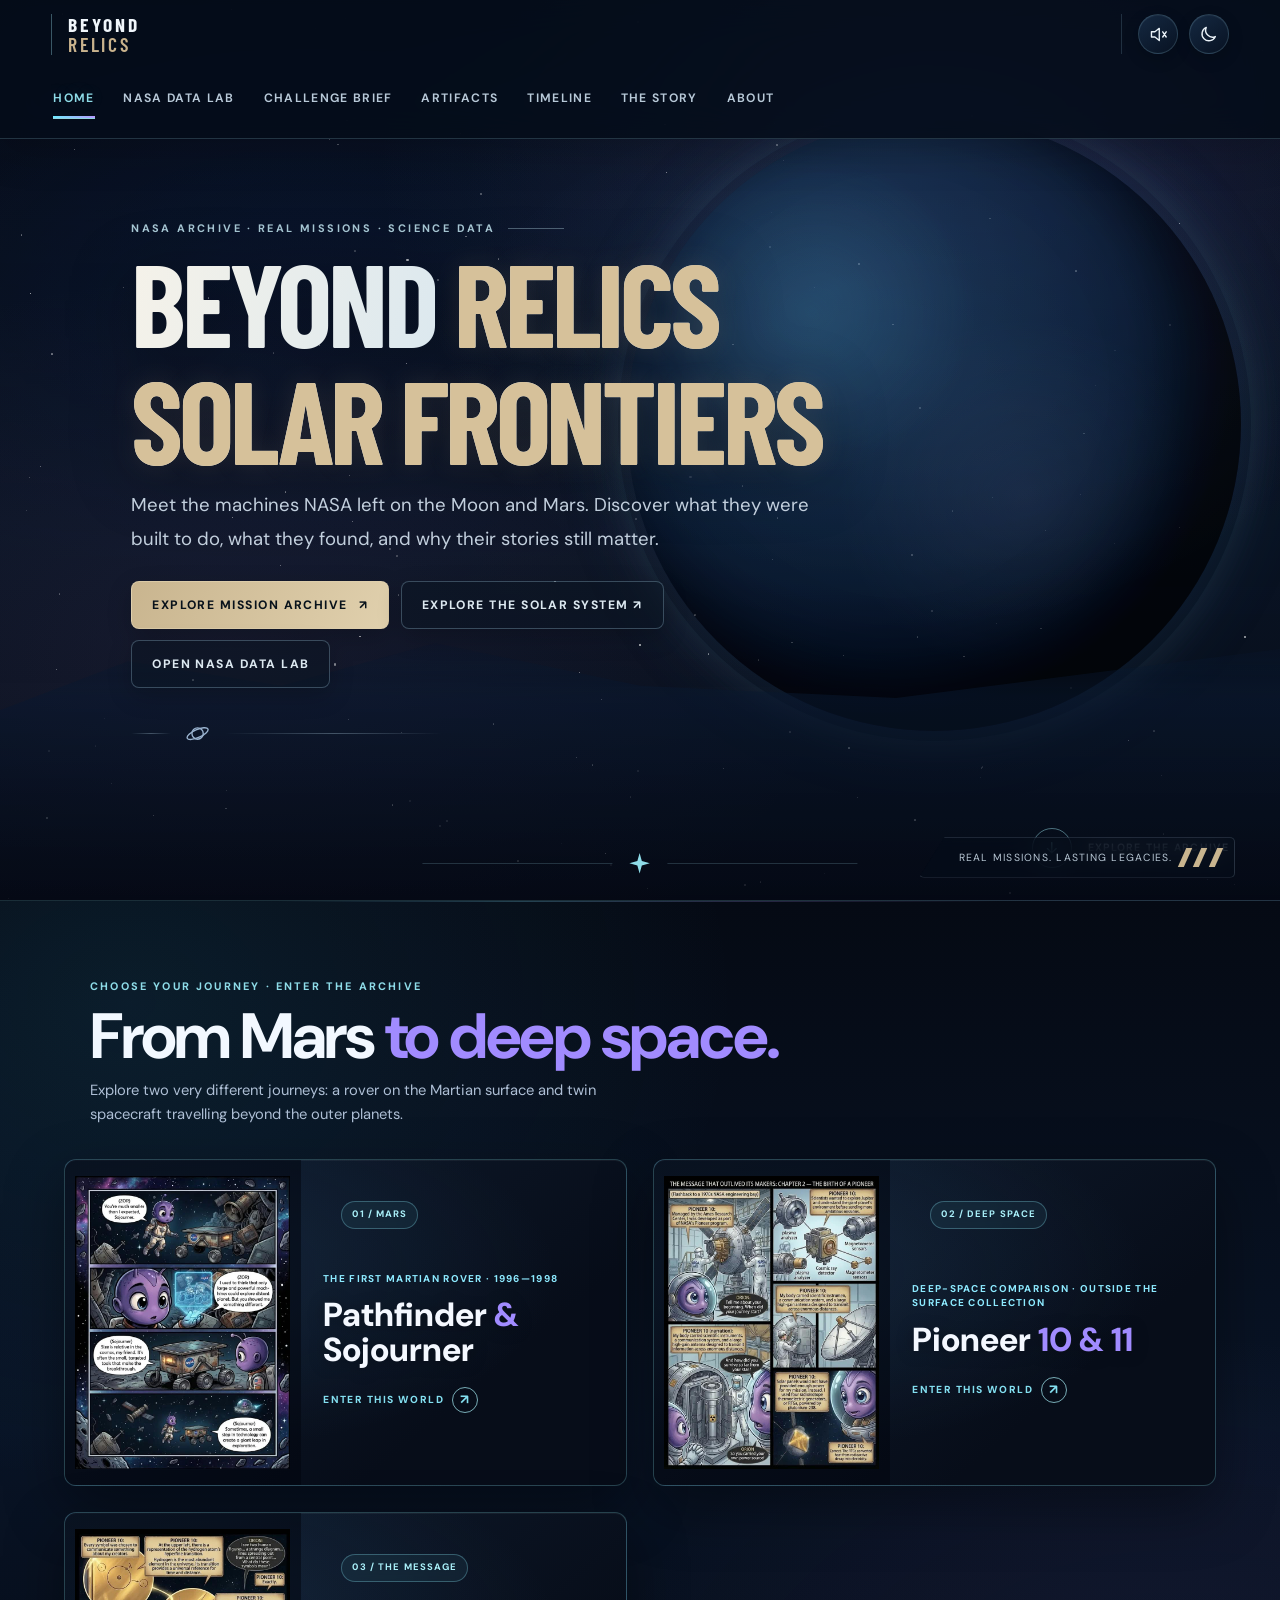
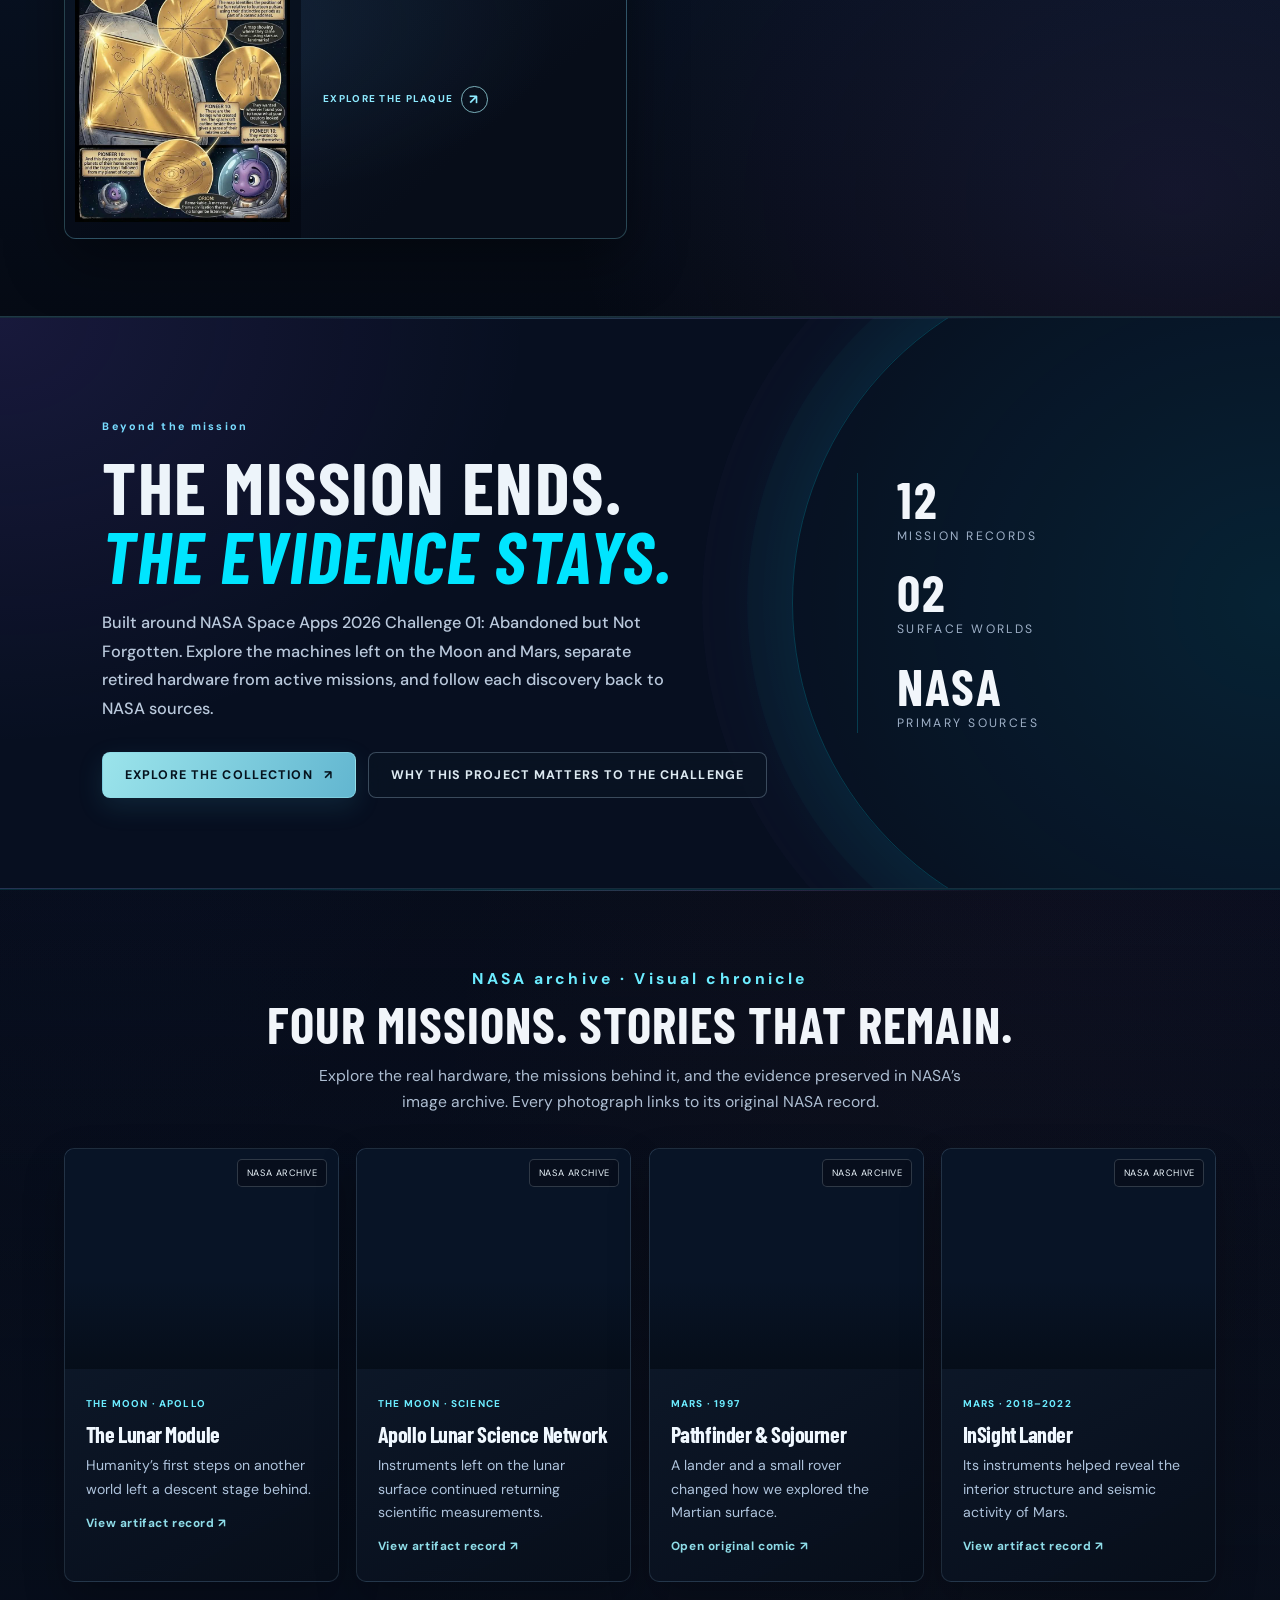
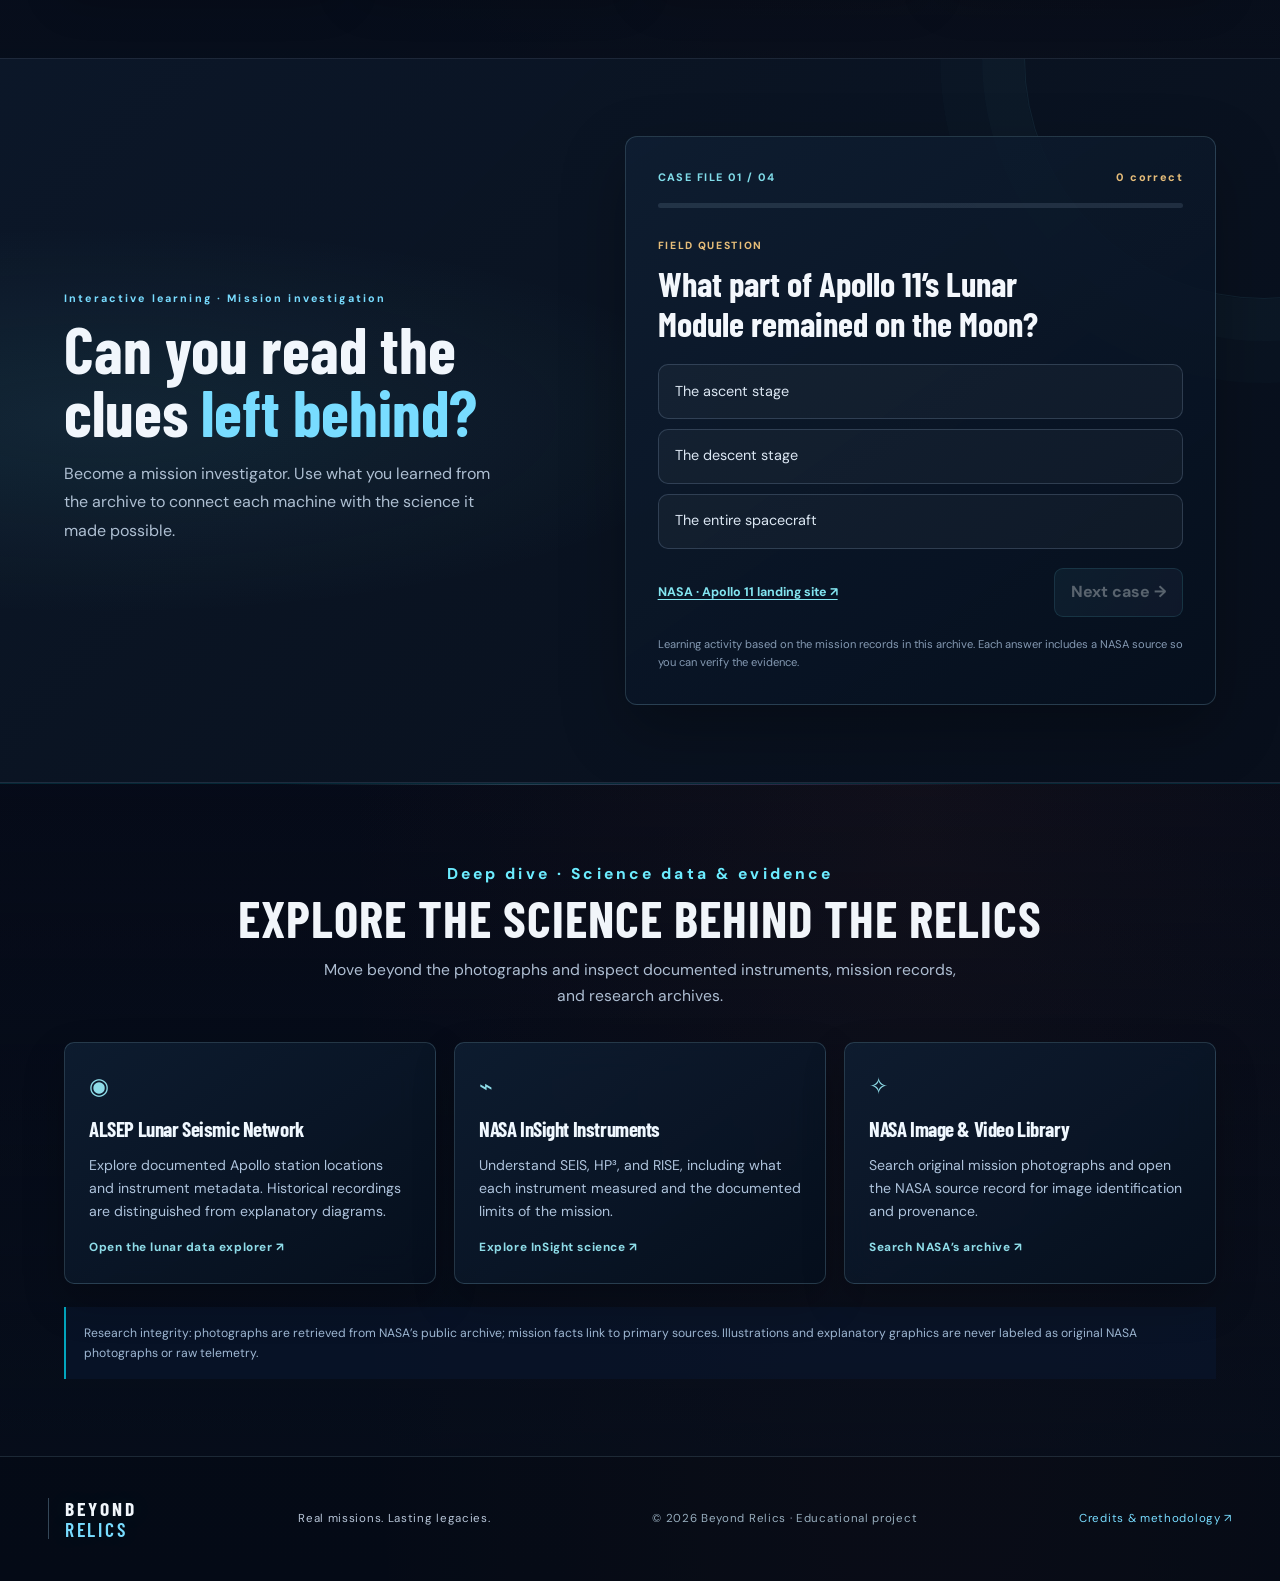
<file: index.html>
<!DOCTYPE html>
<html lang="en">
<head>
<meta charset="UTF-8">
<meta name="viewport" content="width=device-width, initial-scale=1, viewport-fit=cover">
<meta name="theme-color" content="#080f1c">
<meta name="description" content="Beyond Relics: Solar Frontiers is an independent educational archive exploring NASA mission hardware, authentic archival imagery, and science data from the Moon and Mars.">
<link rel="icon" href="assets/logos/favicon.svg">
<meta property="og:title" content="Beyond Relics | Solar Frontiers — NASA Mission Archive">
<meta property="og:description" content="Explore the machines that reached beyond Earth — and the stories they left behind.">
<meta property="og:type" content="website">
<title>Beyond Relics | Solar Frontiers — NASA Mission Archive</title>
<link rel="preconnect" href="https://fonts.googleapis.com">
<link rel="preconnect" href="https://fonts.gstatic.com" crossorigin>
<link href="https://fonts.googleapis.com/css2?family=Barlow+Condensed:ital,wght@0,400;0,500;0,600;0,700;1,600;1,700&family=Cormorant+Garamond:ital,wght@1,500&display=swap" rel="stylesheet">
<link href="https://fonts.googleapis.com/css2?family=DM+Sans:wght@400;500;600;700;800&display=swap" rel="stylesheet">
<link rel="stylesheet" href="css/style.css">
<link rel="stylesheet" href="css/home.css">
<link rel="stylesheet" href="css/responsive.css">
<link rel="stylesheet" href="css/polish.css">
<link rel="stylesheet" href="css/device-responsive.css">
<link rel="stylesheet" href="css/story-worlds.css">
<link rel="stylesheet" href="css/competition-experience.css">
<link rel="stylesheet" href="css/home-finish.css">
<script src="js/main.js" defer></script>
<script src="js/nasa-images.js" defer></script>
<script src="js/home-gallery.js" defer></script>
<script src="js/home-panels.js" defer></script>
 <link rel="stylesheet" href="css/cinematic-upgrade.css">
 <link rel="stylesheet" href="css/cinematic-atmosphere.css">

<link rel="stylesheet" href="css/motion-system.css">
<script src="js/motion-system.js" defer></script>
<script src="js/mission-universe.js" defer></script>
<link rel="stylesheet" href="css/visual-system.css">
<link rel="stylesheet" href="css/cosmic-environment.css">
<link rel="stylesheet" href="css/layout-consistency.css">
<link rel="stylesheet" href="css/mission-universe.css">
<link rel="stylesheet" href="css/platform-finish.css">
</head>
<body>
<a class="skip-link" href="#home">Skip to content</a>
<main class="hero" id="home">
  <div id="stars" aria-hidden="true"></div>
  <div class="earth" aria-hidden="true"></div>
  <div class="ground" aria-hidden="true"></div>

  <div class="astro" aria-hidden="true">
    <svg viewBox="0 0 220 300" fill="currentColor">
      <rect x="6" y="70" width="86" height="120" rx="10" fill="#8a8172"/>
      <rect x="14" y="80" width="30" height="40" fill="#6f675a"/>
      <path d="M80 200c-6-50 6-92 44-100 36-6 60 22 62 70l16 70-28 30H70z" fill="#a89d8a"/>
      <path d="M150 150c10 30 4 62-8 92" fill="none" stroke="#5c5448" stroke-width="3"/>
      <circle cx="120" cy="52" r="46" fill="#cfc4b0"/>
      <ellipse cx="132" cy="54" rx="26" ry="30" fill="#14110f"/>
      <ellipse cx="124" cy="44" rx="8" ry="12" fill="#3a3a44" opacity=".8"/>
      <circle cx="104" cy="170" r="10" fill="#5b5346"/>
      <path d="M50 258c30-10 90-10 150 8l-6 30H30z" fill="#7a7164"/>
    </svg>
  </div>

  <header class="nav">
    <a class="brand" href="index.html" aria-label="Beyond Relics home">Beyond<br><b>Relics</b></a>
    <nav aria-label="Main navigation">
      <ul class="links">
        <li><a href="index.html" aria-current="page">Home</a></li>
        <li><a href="data.html">NASA Data Lab</a></li><li><a href="challenge.html">Challenge Brief</a></li>
        <li><a href="artifacts.html">Artifacts</a></li>
        <li><a href="timeline.html">Timeline</a></li>
        <li><a href="comic.html">The Story</a></li>
        <li><a href="about.html">About</a></li>
      </ul>
    </nav>
    <div class="tools">
      <button id="sound" type="button" aria-pressed="false" aria-label="Toggle sound">
        <svg viewBox="0 0 24 24"><path d="M4 9v6h4l5 4V5L8 9z"/><path class="off" d="M17 9l4 6M21 9l-4 6"/><path class="on" d="M16.5 8.5a5 5 0 010 7M19 6a8.5 8.5 0 010 12"/></svg>
      </button>
      <button id="theme" class="round" type="button" aria-pressed="false" aria-label="Toggle dim mode">
        <svg viewBox="0 0 24 24"><path d="M20 14.5A8 8 0 019.5 4 8 8 0 1020 14.5z"/></svg>
      </button>
    </div>
  </header>

  <section class="copy">
    <p class="kicker">NASA ARCHIVE · REAL MISSIONS · SCIENCE DATA</p>
    <h1><span>Beyond <em>Relics</em></span><span><em>Solar Frontiers</em></span></h1>
    <p class="sub">Meet the machines NASA left on the Moon and Mars. Discover what they were built to do, what they found, and why their stories still matter.</p>
    <div class="hero-actions"><a class="btn" href="artifacts.html">Explore mission archive <span aria-hidden="true">↗</span></a><button class="btn ghost" id="br-universe-launcher" type="button">Explore the Solar System ↗</button><a class="btn ghost" href="data.html">Open NASA Data Lab</a></div>
    <div class="divider" aria-hidden="true">
      <svg viewBox="0 0 24 24"><circle cx="12" cy="12" r="5"/><ellipse cx="12" cy="12" rx="10" ry="3.5" transform="rotate(-24 12 12)"/></svg>
    </div>
  </section>



  <a class="scroll" href="#mission-brief">
    <span class="ring"><svg viewBox="0 0 24 24"><path d="M12 5v14M6 13l6 6 6-6"/></svg></span>Explore the archive
  </a>
  <div class="spark" aria-hidden="true"><svg viewBox="0 0 24 24"><path d="M12 1l2.4 8.6L23 12l-8.6 2.4L12 23l-2.4-8.6L1 12l8.6-2.4z"/></svg></div>
  <div class="tag">Real missions. Lasting legacies.<i></i><i></i><i></i></div>
</main>

<section class="story-worlds" id="mission-stories" aria-labelledby="mission-stories-title">
  <div class="story-worlds-heading">
    <p class="eyebrow">CHOOSE YOUR JOURNEY · ENTER THE ARCHIVE</p>
    <h2 id="mission-stories-title">From Mars <em>to deep space.</em></h2>
    <p>Explore two very different journeys: a rover on the Martian surface and twin spacecraft travelling beyond the outer planets.</p>
  </div>
  <div class="story-worlds-grid" aria-label="Mission stories">
    <a class="story-world-card" href="comic.html?chapter=pathfinder-sojourner" aria-label="Enter the Mars Pathfinder and Sojourner story">
      <img class="story-world-image" src="IMG-20261114-WA0559(1).jpg" alt="Mars Pathfinder and Sojourner mission story artwork" width="752" height="1024" fetchpriority="high" decoding="async">
      <span class="story-world-shade" aria-hidden="true"></span>
      <span class="story-world-index">01 / MARS</span>
      <span class="story-world-copy">
        <span>THE FIRST MARTIAN ROVER · 1996—1998</span>
        <strong>Pathfinder <em>&amp;</em> Sojourner</strong>
        <span class="story-world-cta">ENTER THIS WORLD <b>↗</b></span>
      </span>
    </a>
    <a class="story-world-card" href="comic.html?chapter=pioneer-10-11" aria-label="Enter the Pioneer 10 and 11 story">
      <img class="story-world-image" src="IMG-20261114-WA0644.jpg" alt="Pioneer 10 and 11 deep-space mission story artwork" width="752" height="1024" loading="lazy" decoding="async">
      <span class="story-world-shade" aria-hidden="true"></span>
      <span class="story-world-index">02 / DEEP SPACE</span>
      <span class="story-world-copy">
        <span>DEEP-SPACE COMPARISON · OUTSIDE THE SURFACE COLLECTION</span>
        <strong>Pioneer <em>10 &amp; 11</em></strong>
        <span class="story-world-cta">ENTER THIS WORLD <b>↗</b></span>
      </span>
    </a>
    <a class="story-world-card" href="artifact-details.html?id=pioneer-plaque" aria-label="View the Pioneer Plaque artifact record">
      <img class="story-world-image" src="IMG-20261114-WA0648.jpg" alt="Pioneer plaque visual message" width="752" height="1024" loading="lazy" decoding="async">
      <span class="story-world-shade" aria-hidden="true"></span>
      <span class="story-world-index">03 / THE MESSAGE</span>
      <span class="story-world-copy"><span class="story-world-cta">EXPLORE THE PLAQUE <b>↗</b></span></span>
    </a>
  </div>
  <p class="story-worlds-hint" aria-hidden="true">SWIPE TO EXPLORE THE NEXT MISSION <span>→</span></p>
</section>

<section class="mission-brief" id="mission-brief" aria-labelledby="brief-title">
  <div class="brief-orbit" aria-hidden="true"></div>
  <div class="brief-copy">
    <p class="eyebrow">Beyond the mission</p>
    <h2 id="brief-title">The mission ends.<br><em>The evidence stays.</em></h2>
    <p>Built around NASA Space Apps 2026 Challenge 01: Abandoned but Not Forgotten. Explore the machines left on the Moon and Mars, separate retired hardware from active missions, and follow each discovery back to NASA sources.</p>
    <div class="brief-actions">
      <a class="btn" href="artifacts.html">Explore the collection <span aria-hidden="true">↗</span></a>
      <a class="btn ghost" href="challenge.html">Why this project matters to the challenge</a>
    </div>
  </div>
  <div class="brief-stats" aria-label="Archive overview">
    <div><strong>12</strong><span>Mission records</span></div>
    <div><strong>02</strong><span>Surface worlds</span></div>
    <div><strong>NASA</strong><span>Primary sources</span></div>
  </div>
</section>

<section class="chronicle-section" aria-labelledby="chronicle-title">
  <div class="section-heading">
    <p class="eyebrow">NASA archive · Visual chronicle</p>
    <h2 id="chronicle-title">Four missions. Stories that remain.</h2>
    <p>Explore the real hardware, the missions behind it, and the evidence preserved in NASA’s image archive. Every photograph links to its original NASA record.</p>
  </div>
  <div class="chronicle-grid" id="home-chronicle">
    <article class="chronicle-card" data-artifact="lunar-module">
      <div class="chronicle-visual" data-chronicle-visual><span class="chronicle-credit">NASA ARCHIVE</span></div>
      <div class="chronicle-copy"><small>THE MOON · APOLLO</small><h3>The Lunar Module</h3><p>Humanity’s first steps on another world left a descent stage behind.</p><a href="artifact-details.html?id=lunar-module">View artifact record ↗</a></div>
    </article>
    <article class="chronicle-card" data-artifact="apollo-12-alsep">
      <div class="chronicle-visual" data-chronicle-visual><span class="chronicle-credit">NASA ARCHIVE</span></div>
      <div class="chronicle-copy"><small>THE MOON · SCIENCE</small><h3>Apollo Lunar Science Network</h3><p>Instruments left on the lunar surface continued returning scientific measurements.</p><a href="artifact-details.html?id=apollo-12-alsep">View artifact record ↗</a></div>
    </article>
    <article class="chronicle-card" data-artifact="pathfinder-sojourner">
      <div class="chronicle-visual" data-chronicle-visual><span class="chronicle-credit">NASA ARCHIVE</span></div>
      <div class="chronicle-copy"><small>MARS · 1997</small><h3>Pathfinder &amp; Sojourner</h3><p>A lander and a small rover changed how we explored the Martian surface.</p><a href="comic.html?chapter=pathfinder-sojourner">Open original comic ↗</a></div>
    </article>
    <article class="chronicle-card" data-artifact="insight">
      <div class="chronicle-visual" data-chronicle-visual><span class="chronicle-credit">NASA ARCHIVE</span></div>
      <div class="chronicle-copy"><small>MARS · 2018–2022</small><h3>InSight Lander</h3><p>Its instruments helped reveal the interior structure and seismic activity of Mars.</p><a href="artifact-details.html?id=insight">View artifact record ↗</a></div>
    </article>
  </div>
</section>



<section class="mission-detective" id="mission-detective" aria-labelledby="detective-title">
  <div class="detective-heading">
    <p class="eyebrow">Interactive learning · Mission investigation</p>
    <h2 id="detective-title">Can you read the clues <em>left behind?</em></h2>
    <p>Become a mission investigator. Use what you learned from the archive to connect each machine with the science it made possible.</p>
  </div>
  <div class="detective-console" data-mission-quiz>
    <div class="detective-topline"><span data-quiz-step>CASE FILE 01 / 04</span><span data-quiz-score>0 correct</span></div>
    <div class="detective-progress" role="progressbar" aria-label="Quiz progress" aria-valuemin="0" aria-valuemax="4" aria-valuenow="0"><span data-quiz-progress></span></div>
    <div class="detective-question" data-quiz-question aria-live="polite">
      <p class="detective-kicker">FIELD QUESTION</p>
      <h3>What part of Apollo 11’s Lunar Module remained on the Moon?</h3>
      <div class="detective-options" data-quiz-options>
        <button type="button" data-answer="0">The ascent stage</button>
        <button type="button" data-answer="1">The descent stage</button>
        <button type="button" data-answer="2">The entire spacecraft</button>
      </div>
    </div>
    <div class="detective-feedback" data-quiz-feedback role="status" aria-live="polite" hidden></div>
    <div class="detective-controls"><a class="text-link" data-quiz-source href="https://science.nasa.gov/resource/apollo-11-landing-site/" target="_blank" rel="noopener noreferrer">Open NASA evidence ↗</a><button type="button" data-quiz-next disabled>Next case <span aria-hidden="true">→</span></button></div>
    <p class="detective-footnote">Learning activity based on the mission records in this archive. Each answer includes a NASA source so you can verify the evidence.</p>
  </div>
</section>

<section class="science-panels" aria-labelledby="science-panels-title">
  <div class="section-heading">
    <p class="eyebrow">Deep dive · Science data &amp; evidence</p>
    <h2 id="science-panels-title">Explore the science behind the relics</h2>
    <p>Move beyond the photographs and inspect documented instruments, mission records, and research archives.</p>
  </div>
  <div class="science-grid">
    <article class="science-card"><span class="science-icon" aria-hidden="true">◉</span><h3>ALSEP Lunar Seismic Network</h3><p>Explore documented Apollo station locations and instrument metadata. Historical recordings are distinguished from explanatory diagrams.</p><a href="data.html">Open the lunar data explorer ↗</a></article>
    <article class="science-card"><span class="science-icon" aria-hidden="true">⌁</span><h3>NASA InSight Instruments</h3><p>Understand SEIS, HP³, and RISE, including what each instrument measured and the documented limits of the mission.</p><a href="data.html">Explore InSight science ↗</a></article>
    <article class="science-card"><span class="science-icon" aria-hidden="true">✧</span><h3>NASA Image &amp; Video Library</h3><p>Search original mission photographs and open the NASA source record for image identification and provenance.</p><a href="data.html">Search NASA’s archive ↗</a></article>
  </div>
  <p class="science-note">Research integrity: photographs are retrieved from NASA’s public archive; mission facts link to primary sources. Illustrations and explanatory graphics are never labeled as original NASA photographs or raw telemetry.</p>
</section>
<footer class="footer">
  <a class="brand" href="index.html">Beyond<br><b>Relics</b></a>
  <p>Real missions. Lasting legacies.</p>
  <span>© <span data-year></span> Beyond Relics · Educational project</span>
<a class="footer-credits" href="credits.html">Credits &amp; methodology ↗</a></footer>
<script src="js/mission-quiz.js"></script>
 <script src="js/cinematic-upgrade.js" defer></script>
 <script src="js/cinematic-atmosphere.js" defer></script>
<script src="js/cosmic-environment.js" defer></script>
</body>
</html>
</file>
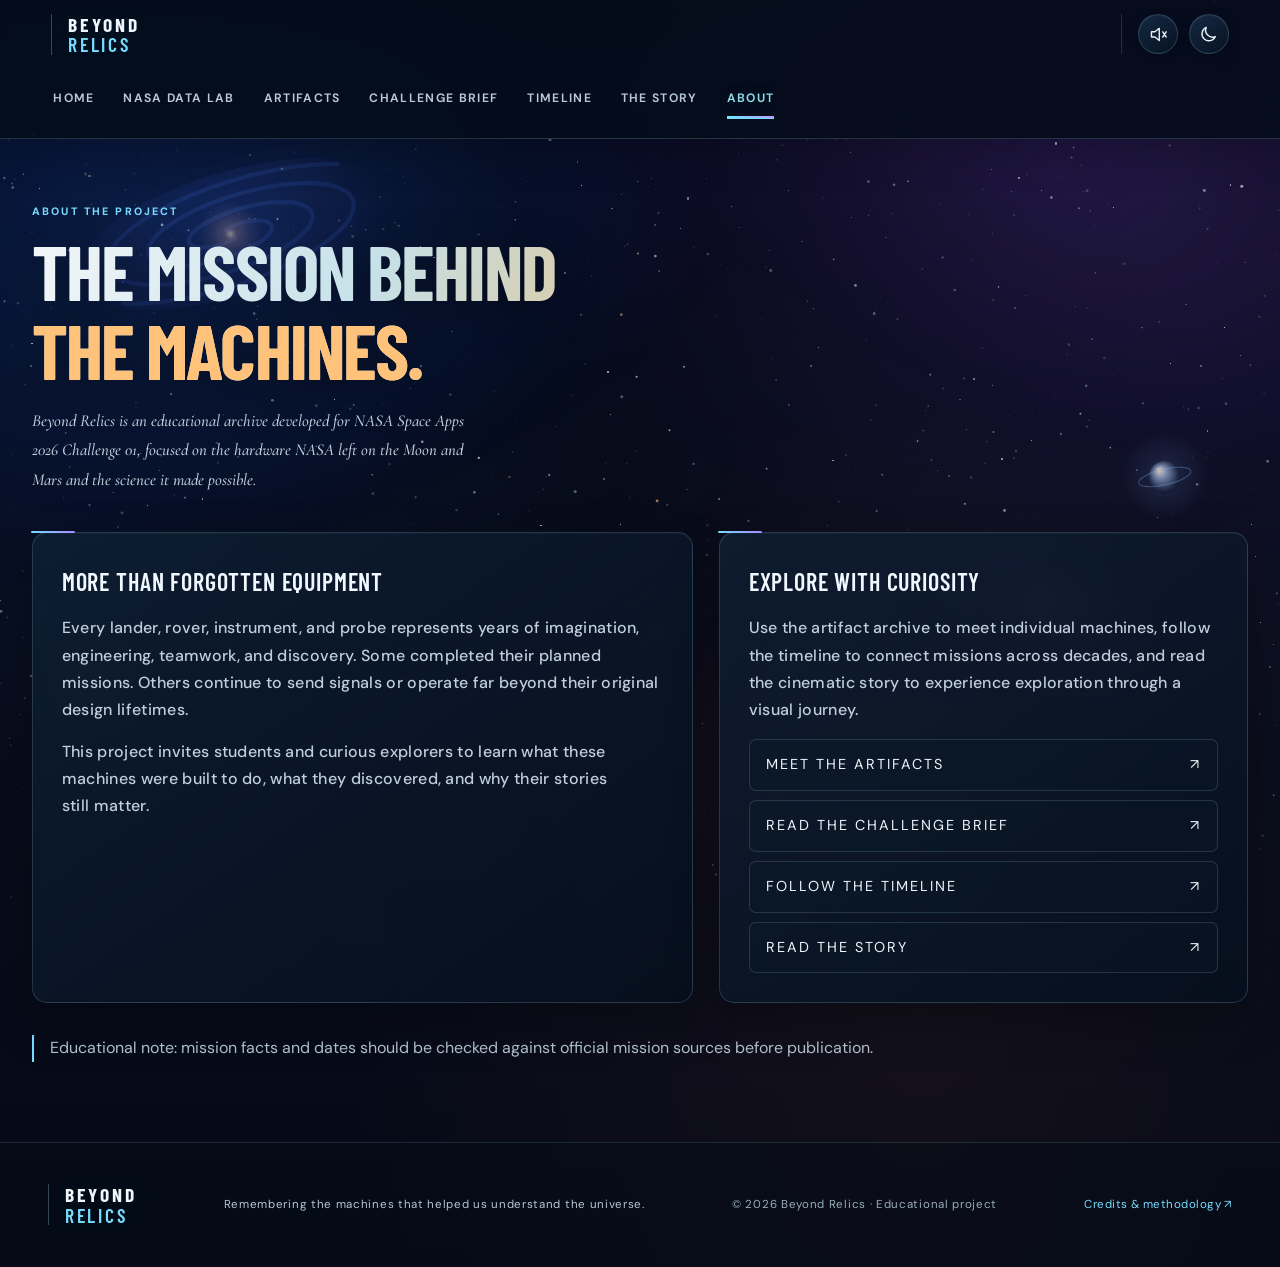
<file: about.html>
<!doctype html>
<html lang="en">
<head>
<meta charset="utf-8">
<meta name="viewport" content="width=device-width, initial-scale=1, viewport-fit=cover">
<meta name="theme-color" content="#080f1c">
<meta name="description" content="Beyond Relics is an educational space archive about the hardware that remains on the Moon, Mars, and in deep space.">
<title>About — Beyond Relics</title>
<link rel="icon" href="assets/logos/favicon.svg">
<link rel="preconnect" href="https://fonts.googleapis.com">
<link rel="preconnect" href="https://fonts.gstatic.com" crossorigin>
<link href="https://fonts.googleapis.com/css2?family=Barlow+Condensed:ital,wght@0,400;0,500;0,600;0,700;1,600;1,700&family=Cormorant+Garamond:ital,wght@1,500&display=swap" rel="stylesheet">
<link href="https://fonts.googleapis.com/css2?family=DM+Sans:wght@400;500;600;700;800&display=swap" rel="stylesheet">
<link rel="stylesheet" href="css/style.css">
<link rel="stylesheet" href="css/pages.css">
<link rel="stylesheet" href="css/responsive.css">
<link rel="stylesheet" href="css/polish.css">
<link rel="stylesheet" href="css/device-responsive.css">
 <link rel="stylesheet" href="css/cinematic-upgrade.css">
 <link rel="stylesheet" href="css/cinematic-atmosphere.css">

<link rel="stylesheet" href="css/motion-system.css">
<script src="js/motion-system.js" defer></script>
<link rel="stylesheet" href="css/mission-universe.css">
<link rel="stylesheet" href="css/visual-system.css">
<link rel="stylesheet" href="css/cosmic-environment.css">
<link rel="stylesheet" href="css/layout-consistency.css">
<link rel="stylesheet" href="css/platform-finish.css">
</head>
<body>
<a class="skip-link" href="#main-content">Skip to main content</a>
<div id="stars" class="bg-stars" aria-hidden="true"></div>
<header class="nav">
    <a class="brand" href="index.html" aria-label="Beyond Relics home">Beyond<br><b>Relics</b></a>
    <nav aria-label="Main">
      <ul class="links">
        <li><a href="index.html">Home</a></li>
        <li><a href="data.html">NASA Data Lab</a></li>
        <li><a href="artifacts.html">Artifacts</a></li><li><a href="challenge.html">Challenge Brief</a></li>
        <li><a href="timeline.html">Timeline</a></li>
        <li><a href="comic.html">The Story</a></li>
        <li><a href="about.html" aria-current="page">About</a></li>
      </ul>
    </nav>
    <div class="tools">
      <button id="sound" type="button" aria-pressed="false" aria-label="Toggle sound">
        <svg viewBox="0 0 24 24"><path d="M4 9v6h4l5 4V5L8 9z"/><path class="off" d="M17 9l4 6M21 9l-4 6"/><path class="on" d="M16.5 8.5a5 5 0 010 7M19 6a8.5 8.5 0 010 12"/></svg>
      </button>
      <button id="theme" class="round" type="button" aria-pressed="false" aria-label="Toggle dim mode">
        <svg viewBox="0 0 24 24"><path d="M20 14.5A8 8 0 019.5 4 8 8 0 1020 14.5z"/></svg>
      </button>
    </div>
  </header>
<main class="page" id="main-content" tabindex="-1">
  <p class="eyebrow">About the project</p>
  <h1 class="page-title">The mission behind <em>the machines.</em></h1>
  <p class="lead">Beyond Relics is an educational archive developed for NASA Space Apps 2026 Challenge 01, focused on the hardware NASA left on the Moon and Mars and the science it made possible.</p>
  <div class="about-grid">
    <article class="panel">
      <h2>More than forgotten equipment</h2>
      <p>Every lander, rover, instrument, and probe represents years of imagination, engineering, teamwork, and discovery. Some completed their planned missions. Others continue to send signals or operate far beyond their original design lifetimes.</p>
      <p>This project invites students and curious explorers to learn what these machines were built to do, what they discovered, and why their stories still matter.</p>
    </article>
    <article class="panel" id="mission">
      <h2>Explore with curiosity</h2>
      <p>Use the artifact archive to meet individual machines, follow the timeline to connect missions across decades, and read the cinematic story to experience exploration through a visual journey.</p>
      <ul class="steps"><li><a href="artifacts.html">Meet the artifacts <span>↗</span></a></li><li><a href="challenge.html">Read the challenge brief <span>↗</span></a></li><li><a href="timeline.html">Follow the timeline <span>↗</span></a></li><li><a href="comic.html">Read the story <span>↗</span></a></li></ul>
    </article>
  </div>
  <p class="note">Educational note: mission facts and dates should be checked against official mission sources before publication.</p>
</main>
<footer class="footer"><a class="brand" href="index.html">Beyond<br><b>Relics</b></a><p>Remembering the machines that helped us understand the universe.</p><span>© <span data-year></span> Beyond Relics · Educational project</span><a class="footer-credits" href="credits.html">Credits &amp; methodology ↗</a></footer>
<script src="js/main.js"></script>
<script src="js/cinematic-upgrade.js" defer></script>
 <script src="js/cinematic-atmosphere.js" defer></script>
<script src="js/mission-universe.js" defer></script>
<script src="js/cosmic-environment.js" defer></script>
</body>
</html>
</file>
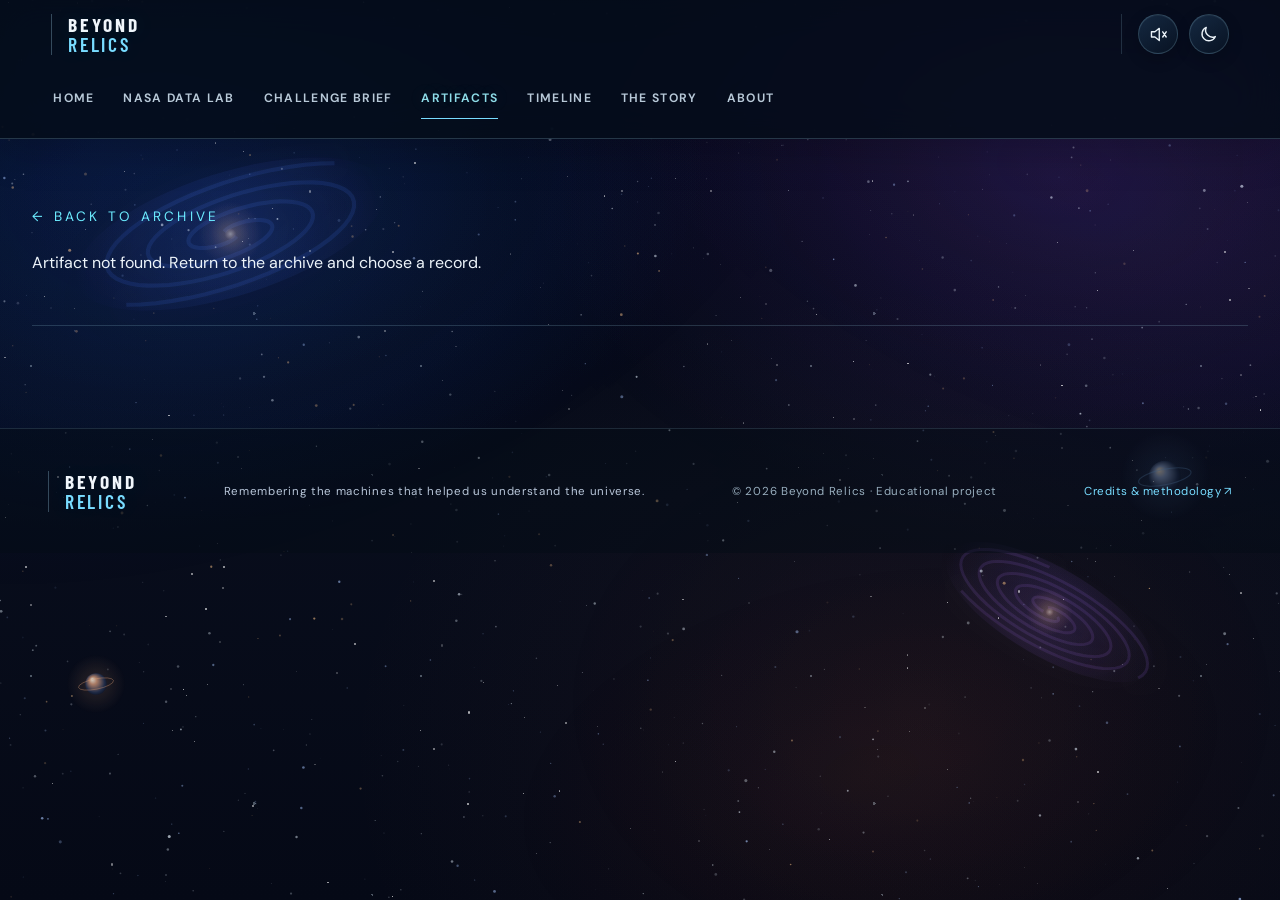
<file: artifact-details.html>
<!doctype html>
<html lang="en">
<head>
<meta charset="utf-8">
<meta name="viewport" content="width=device-width, initial-scale=1, viewport-fit=cover">
<meta name="theme-color" content="#080f1c">
<meta name="description" content="Details about a spacecraft or machine in the Beyond Relics archive.">
<title>Artifact — Beyond Relics</title>
<link rel="icon" href="assets/logos/favicon.svg">
<link rel="preconnect" href="https://fonts.googleapis.com">
<link rel="preconnect" href="https://fonts.gstatic.com" crossorigin>
<link href="https://fonts.googleapis.com/css2?family=Barlow+Condensed:ital,wght@0,400;0,500;0,600;0,700;1,600;1,700&family=Cormorant+Garamond:ital,wght@1,500&display=swap" rel="stylesheet">
<link href="https://fonts.googleapis.com/css2?family=DM+Sans:wght@400;500;600;700;800&display=swap" rel="stylesheet">
<link rel="stylesheet" href="css/style.css">
<link rel="stylesheet" href="css/pages.css">
<link rel="stylesheet" href="css/responsive.css">
<link rel="stylesheet" href="css/polish.css">
<link rel="stylesheet" href="css/device-responsive.css">

<link rel="stylesheet" href="css/motion-system.css">
<script src="js/motion-system.js" defer></script>
<link rel="stylesheet" href="css/artifact-3d-explorer.css">
<link rel="stylesheet" href="css/visual-system.css">
<link rel="stylesheet" href="css/cosmic-environment.css">
<link rel="stylesheet" href="css/layout-consistency.css">
<link rel="stylesheet" href="css/artifact-exhibit-finish.css">
<link rel="stylesheet" href="css/platform-finish.css">
</head>
<body>
<a class="skip-link" href="#main-content">Skip to main content</a>
<div id="stars" class="bg-stars" aria-hidden="true"></div>
<header class="nav">
    <a class="brand" href="index.html" aria-label="Beyond Relics home">Beyond<br><b>Relics</b></a>
    <nav aria-label="Main">
      <ul class="links">
        <li><a href="index.html">Home</a></li>
        <li><a href="data.html">NASA Data Lab</a></li><li><a href="challenge.html">Challenge Brief</a></li>
        <li><a href="artifacts.html" aria-current="page">Artifacts</a></li>
        <li><a href="timeline.html">Timeline</a></li>
        <li><a href="comic.html">The Story</a></li>
        <li><a href="about.html">About</a></li>
      </ul>
    </nav>
    <div class="tools">
      <button id="sound" type="button" aria-pressed="false" aria-label="Toggle sound">
        <svg viewBox="0 0 24 24"><path d="M4 9v6h4l5 4V5L8 9z"/><path class="off" d="M17 9l4 6M21 9l-4 6"/><path class="on" d="M16.5 8.5a5 5 0 010 7M19 6a8.5 8.5 0 010 12"/></svg>
      </button>
      <button id="theme" class="round" type="button" aria-pressed="false" aria-label="Toggle dim mode">
        <svg viewBox="0 0 24 24"><path d="M20 14.5A8 8 0 019.5 4 8 8 0 1020 14.5z"/></svg>
      </button>
    </div>
  </header>
<main class="page" id="main-content" tabindex="-1">
  <a class="back" href="artifacts.html">← Back to archive</a>
  <div class="detail" id="detail"></div>
  <nav class="pn" id="pn" aria-label="More artifacts"></nav>
</main>
<footer class="footer"><a class="brand" href="index.html">Beyond<br><b>Relics</b></a><p>Remembering the machines that helped us understand the universe.</p><span>© <span data-year></span> Beyond Relics · Educational project</span><a class="footer-credits" href="credits.html">Credits &amp; methodology ↗</a></footer>
<script src="js/main.js"></script><script src="js/nasa-images.js"></script>
<script src="js/artifact-3d-explorer.js"></script><script src="js/artifacts.js"></script>
<script src="js/cosmic-environment.js" defer></script>
</body>
</html>
</file>
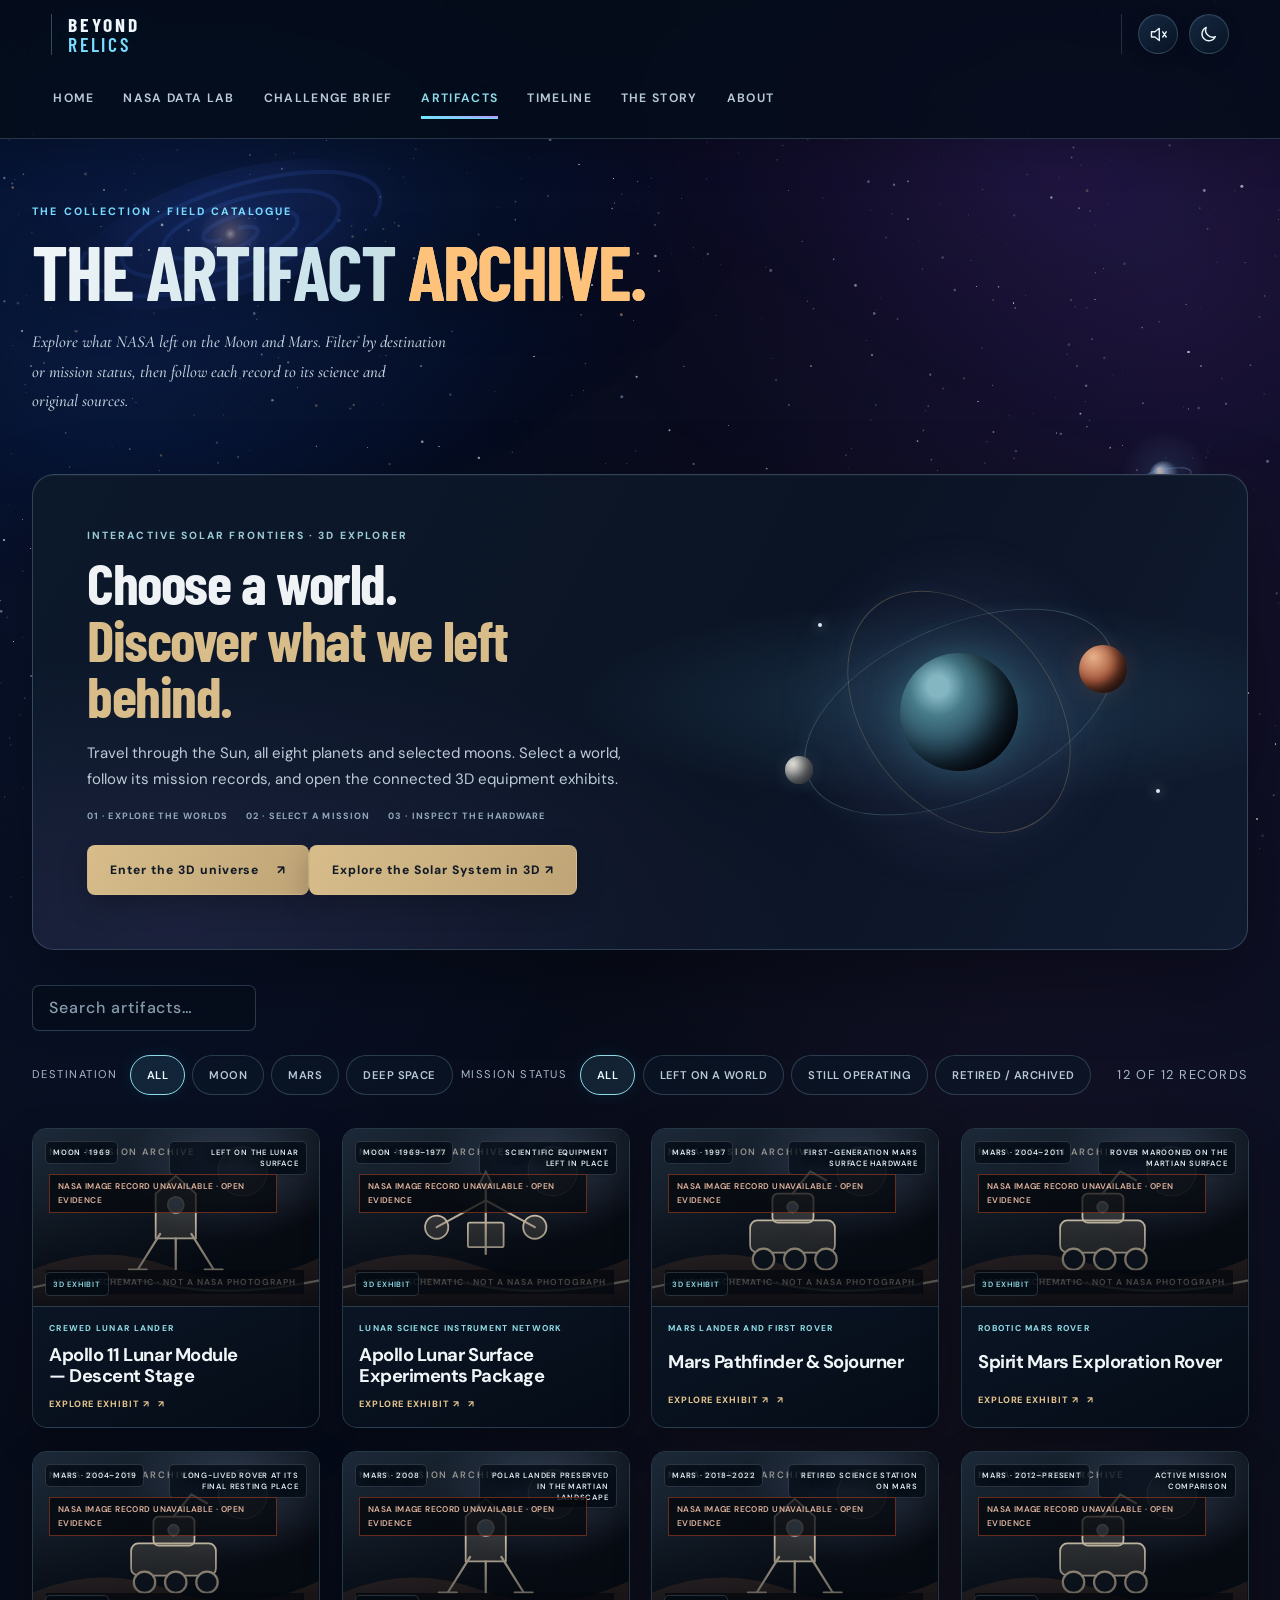
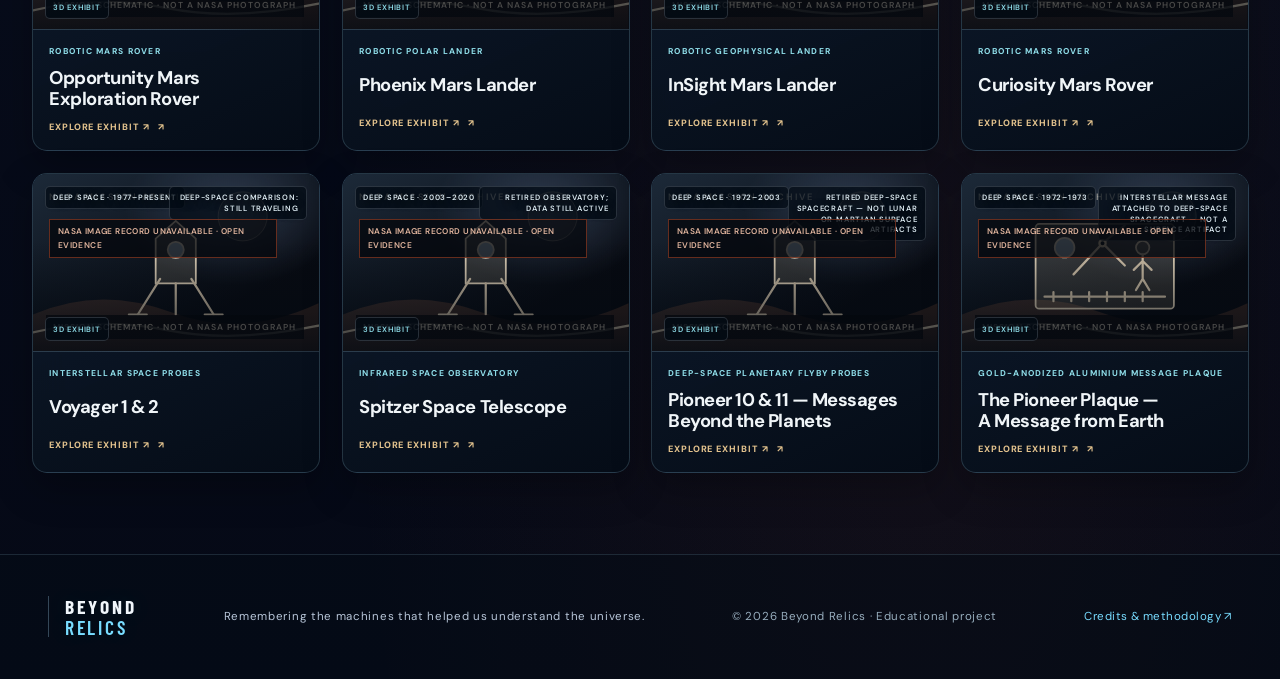
<file: artifacts.html>
<!doctype html>
<html lang="en">
<head>
<meta charset="utf-8">
<meta name="viewport" content="width=device-width, initial-scale=1, viewport-fit=cover">
<meta name="theme-color" content="#080f1c">
<meta name="description" content="Browse the spacecraft and equipment left behind across the Moon, Mars, and deep space.">
<title>Artifacts — Beyond Relics</title>
<link rel="icon" href="assets/logos/favicon.svg">
<link rel="preconnect" href="https://fonts.googleapis.com">
<link rel="preconnect" href="https://fonts.gstatic.com" crossorigin>
<link href="https://fonts.googleapis.com/css2?family=Barlow+Condensed:ital,wght@0,400;0,500;0,600;0,700;1,600;1,700&family=Cormorant+Garamond:ital,wght@1,500&display=swap" rel="stylesheet">
<link href="https://fonts.googleapis.com/css2?family=DM+Sans:wght@400;500;600;700;800&display=swap" rel="stylesheet">
<link rel="stylesheet" href="css/style.css">
<link rel="stylesheet" href="css/pages.css">
<link rel="stylesheet" href="css/responsive.css">
<link rel="stylesheet" href="css/polish.css">
<link rel="stylesheet" href="css/device-responsive.css">
 <link rel="stylesheet" href="css/cinematic-upgrade.css">
 <link rel="stylesheet" href="css/cinematic-atmosphere.css">

<link rel="stylesheet" href="css/motion-system.css">
<script src="js/motion-system.js" defer></script>
<link rel="stylesheet" href="css/mission-universe.css">
<link rel="stylesheet" href="css/visual-system.css">
<link rel="stylesheet" href="css/cosmic-environment.css">
<link rel="stylesheet" href="css/layout-consistency.css">
<link rel="stylesheet" href="css/artifact-exhibit-finish.css">
<link rel="stylesheet" href="css/platform-finish.css">
</head>
<body>
<a class="skip-link" href="#main-content">Skip to main content</a>
<div id="stars" class="bg-stars" aria-hidden="true"></div>
<header class="nav">
    <a class="brand" href="index.html" aria-label="Beyond Relics home">Beyond<br><b>Relics</b></a>
    <nav aria-label="Main">
      <ul class="links">
        <li><a href="index.html">Home</a></li>
        <li><a href="data.html">NASA Data Lab</a></li><li><a href="challenge.html">Challenge Brief</a></li>
        <li><a href="artifacts.html" aria-current="page">Artifacts</a></li>
        <li><a href="timeline.html">Timeline</a></li>
        <li><a href="comic.html">The Story</a></li>
        <li><a href="about.html">About</a></li>
      </ul>
    </nav>
    <div class="tools">
      <button id="sound" type="button" aria-pressed="false" aria-label="Toggle sound">
        <svg viewBox="0 0 24 24"><path d="M4 9v6h4l5 4V5L8 9z"/><path class="off" d="M17 9l4 6M21 9l-4 6"/><path class="on" d="M16.5 8.5a5 5 0 010 7M19 6a8.5 8.5 0 010 12"/></svg>
      </button>
      <button id="theme" class="round" type="button" aria-pressed="false" aria-label="Toggle dim mode">
        <svg viewBox="0 0 24 24"><path d="M20 14.5A8 8 0 019.5 4 8 8 0 1020 14.5z"/></svg>
      </button>
    </div>
  </header>
<main class="page" id="main-content" tabindex="-1">
  <p class="eyebrow">The collection · Field catalogue</p>
  <h1 class="page-title">The artifact <em>archive.</em></h1>
  <p class="lead">Explore what NASA left on the Moon and Mars. Filter by destination or mission status, then follow each record to its science and original sources.</p>
<section class="universe-entry" aria-labelledby="universe-entry-title">
  <div class="universe-entry-copy">
    <p class="eyebrow">INTERACTIVE SOLAR FRONTIERS · 3D EXPLORER</p>
    <h2 id="universe-entry-title">Choose a world.<br><em>Discover what we left behind.</em></h2>
    <p>Travel through the Sun, all eight planets and selected moons. Select a world, follow its mission records, and open the connected 3D equipment exhibits.</p>
    <div class="universe-entry-meta"><span>01 · EXPLORE THE WORLDS</span><span>02 · SELECT A MISSION</span><span>03 · INSPECT THE HARDWARE</span></div>
    <div class="universe-entry-actions"><button id="br-universe-launcher" class="universe-entry-launch" type="button" aria-haspopup="dialog" aria-controls="br-universe">Enter the 3D universe <span aria-hidden="true">↗</span></button><a class="universe-entry-launch" href="index.html?openExplorer=1&amp;openWorld=moon">Explore the Solar System in 3D ↗</a></div>
  </div>
  <div class="universe-entry-art" aria-hidden="true"><span class="ue-orbit ue-orbit-a"></span><span class="ue-orbit ue-orbit-b"></span><span class="ue-planet ue-earth"></span><span class="ue-planet ue-mars"></span><span class="ue-planet ue-moon"></span><span class="ue-star ue-star-a"></span><span class="ue-star ue-star-b"></span></div>
</section>
  <div class="toolbar">
    <label class="search"><span class="sr">Search artifacts</span><input id="q" type="search" placeholder="Search artifacts…" autocomplete="off"></label>
    <div class="chips" id="chips" role="group" aria-label="Filter by destination and mission status"></div><p class="result-count" id="result-count" aria-live="polite"></p>
  </div>
  <div class="grid" id="grid"></div>
  <p class="empty" id="empty" hidden>No artifacts match your search.</p>
</main>
<footer class="footer"><a class="brand" href="index.html">Beyond<br><b>Relics</b></a><p>Remembering the machines that helped us understand the universe.</p><span>© <span data-year></span> Beyond Relics · Educational project</span><a class="footer-credits" href="credits.html">Credits &amp; methodology ↗</a></footer>
<script src="js/main.js"></script><script src="js/nasa-images.js"></script><script src="js/artifacts.js"></script>
<script src="js/cinematic-upgrade.js" defer></script>
 <script src="js/cinematic-atmosphere.js" defer></script>
<script type="importmap">{"imports":{"three":"https://cdn.jsdelivr.net/npm/three@0.188.0/build/three.module.js"}}</script>
<script src="https://cdn.jsdelivr.net/npm/gsap@3.12.5/dist/gsap.min.js" crossorigin="anonymous"></script>
<script src="js/mission-universe.js" defer></script>
<script src="js/cosmic-environment.js" defer></script>
</body>
</html>
</file>
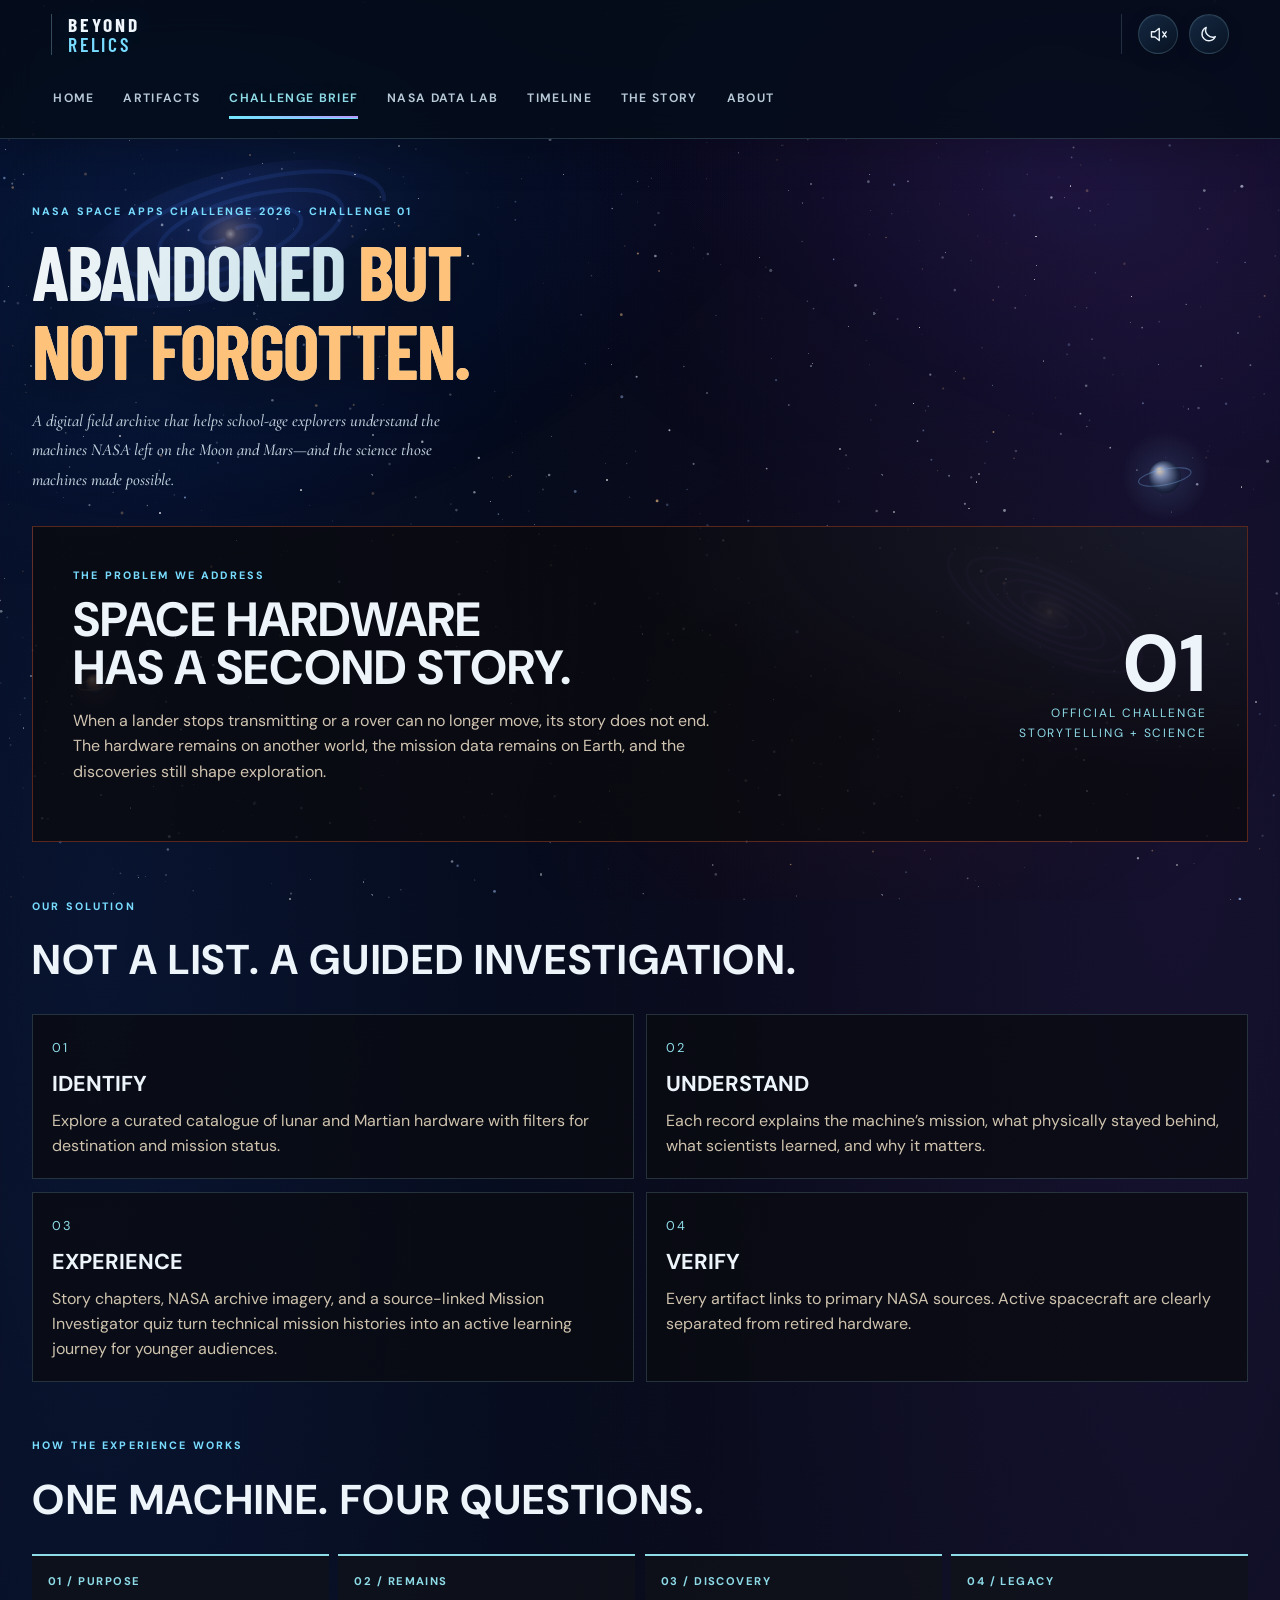
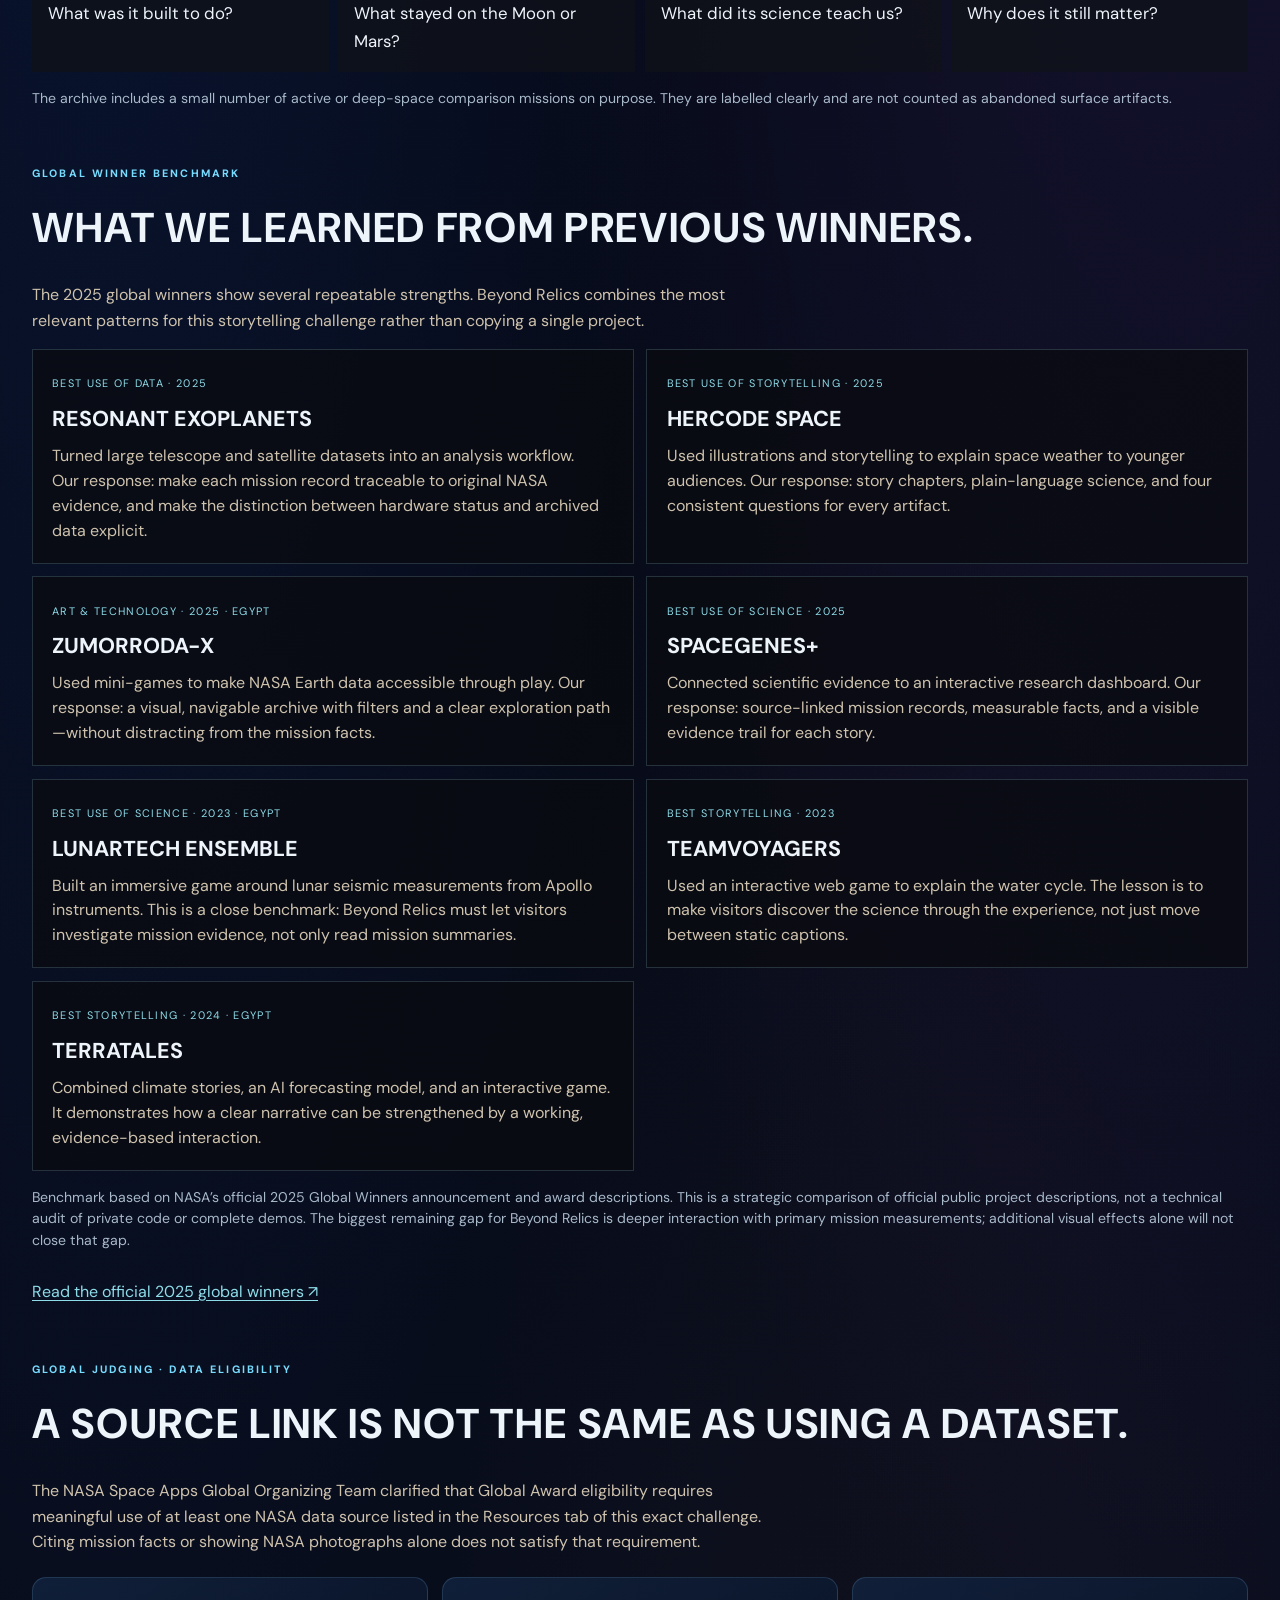
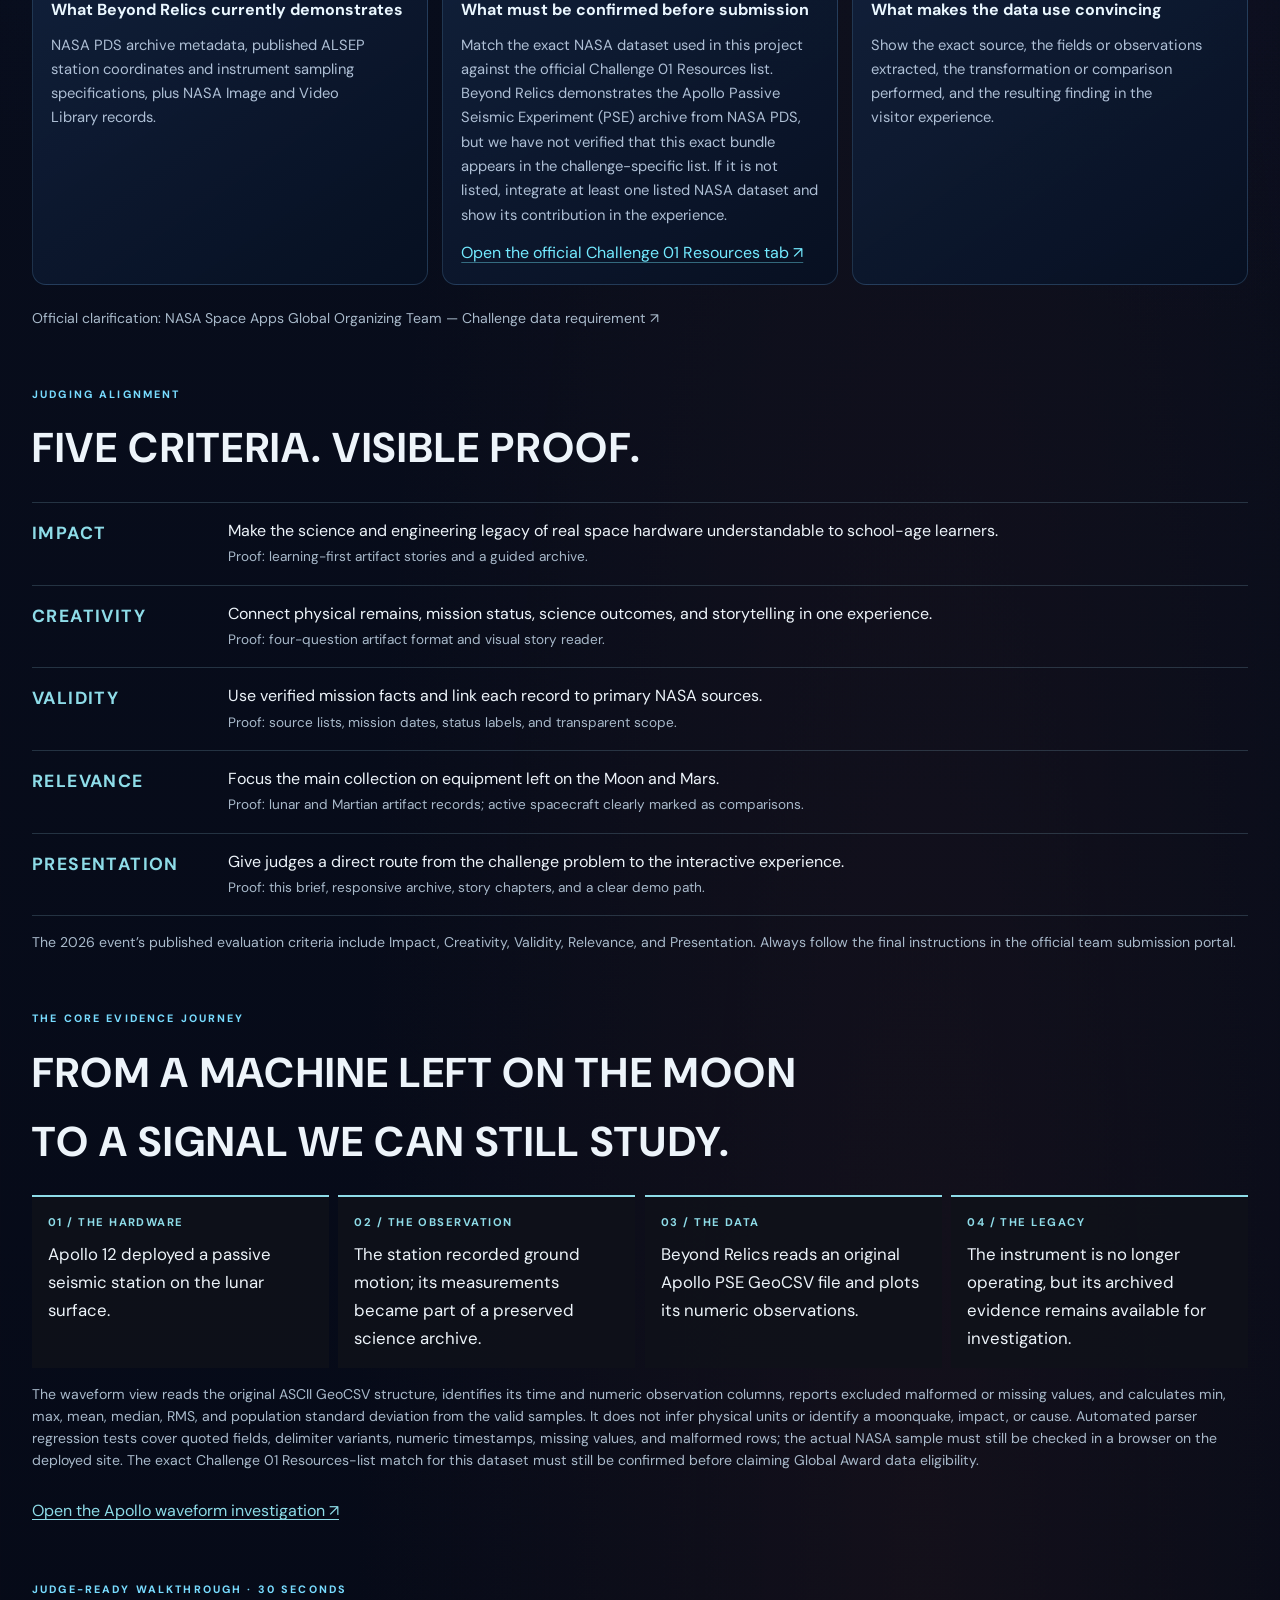
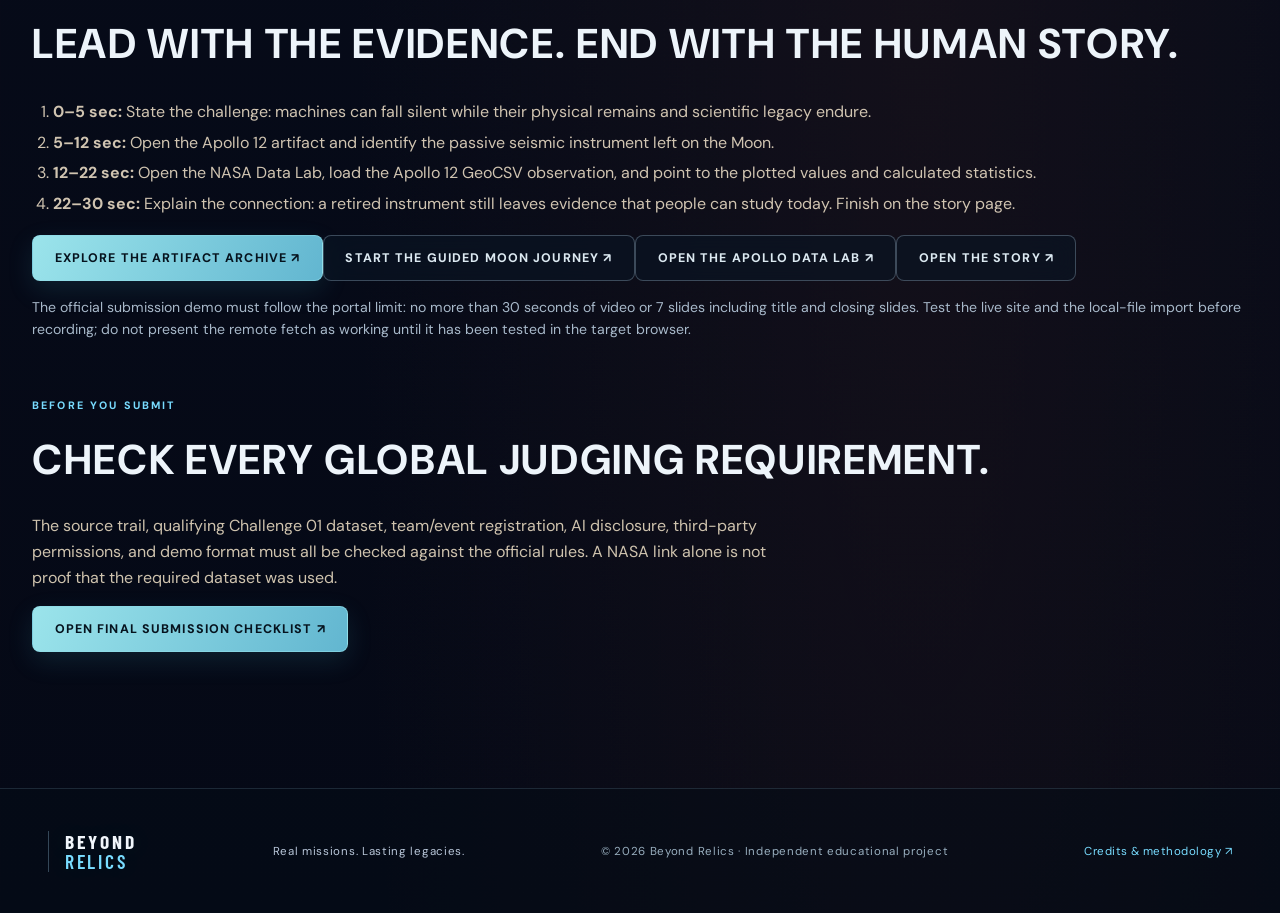
<file: challenge.html>
<!doctype html>
<html lang="en">
<head>
<meta charset="utf-8"><meta name="viewport" content="width=device-width, initial-scale=1, viewport-fit=cover">
<meta name="theme-color" content="#080f1c">
<meta name="description" content="A judge-ready explanation of Beyond Relics, built for NASA Space Apps Challenge 2026: Abandoned but Not Forgotten.">
<meta property="og:title" content="Challenge Brief — Beyond Relics">
<meta property="og:description" content="An evidence-led, interactive story archive of NASA hardware left on the Moon and Mars.">
<title>Challenge Brief — Beyond Relics</title>
<link rel="icon" href="assets/logos/favicon.svg">
<link rel="preconnect" href="https://fonts.googleapis.com"><link rel="preconnect" href="https://fonts.gstatic.com" crossorigin>
<link href="https://fonts.googleapis.com/css2?family=Barlow+Condensed:ital,wght@0,400;0,500;0,600;0,700;1,600;1,700&family=Cormorant+Garamond:ital,wght@1,500&display=swap" rel="stylesheet">
<link href="https://fonts.googleapis.com/css2?family=DM+Sans:wght@400;500;600;700;800&display=swap" rel="stylesheet">
<link rel="stylesheet" href="css/style.css"><link rel="stylesheet" href="css/pages.css"><link rel="stylesheet" href="css/responsive.css">
<link rel="stylesheet" href="css/polish.css">
<link rel="stylesheet" href="css/device-responsive.css">
 <link rel="stylesheet" href="css/cinematic-upgrade.css">
 <link rel="stylesheet" href="css/cinematic-atmosphere.css">

<link rel="stylesheet" href="css/motion-system.css">
<script src="js/motion-system.js" defer></script>
<link rel="stylesheet" href="css/mission-universe.css">
<link rel="stylesheet" href="css/visual-system.css">
<link rel="stylesheet" href="css/cosmic-environment.css">
<link rel="stylesheet" href="css/layout-consistency.css">
<link rel="stylesheet" href="css/platform-finish.css">
</head><body>
<a class="skip-link" href="#main-content">Skip to main content</a>
<div id="stars" class="bg-stars" aria-hidden="true"></div>
<header class="nav"><a class="brand" href="index.html">Beyond<br><b>Relics</b></a><nav aria-label="Main"><ul class="links">
<li><a href="index.html">Home</a></li><li><a href="artifacts.html">Artifacts</a></li><li><a href="challenge.html" aria-current="page">Challenge Brief</a></li><li><a href="data.html">NASA Data Lab</a></li><li><a href="timeline.html">Timeline</a></li><li><a href="comic.html">The Story</a></li><li><a href="about.html">About</a></li>
</ul></nav><div class="tools"><button id="sound" type="button" aria-pressed="false" aria-label="Toggle sound"><svg viewBox="0 0 24 24"><path d="M4 9v6h4l5 4V5L8 9z"/><path class="off" d="M17 9l4 6M21 9l-4 6"/><path class="on" d="M16.5 8.5a5 5 0 010 7M19 6a8.5 8.5 0 010 12"/></svg></button><button id="theme" class="round" type="button" aria-pressed="false" aria-label="Toggle dim mode"><svg viewBox="0 0 24 24"><path d="M20 14.5A8 8 0 019.5 4 8 8 0 1020 14.5z"/></svg></button></div></header>
<main class="page judge-page" id="main-content" tabindex="-1">
<p class="eyebrow">NASA Space Apps Challenge 2026 · Challenge 01</p>
<h1 class="page-title">Abandoned <em>but not forgotten.</em></h1>
<p class="lead">A digital field archive that helps school-age explorers understand the machines NASA left on the Moon and Mars—and the science those machines made possible.</p>
<section class="judge-hero"><div><p class="eyebrow">The problem we address</p><h2>Space hardware has a second story.</h2><p>When a lander stops transmitting or a rover can no longer move, its story does not end. The hardware remains on another world, the mission data remains on Earth, and the discoveries still shape exploration.</p></div><div class="judge-stamp"><strong>01</strong>Official challenge<br>Storytelling + science</div></section>
<section class="judge-section"><p class="eyebrow">Our solution</p><h2>Not a list. A guided investigation.</h2><div class="judge-pillars">
<article><span>01</span><h3>Identify</h3><p>Explore a curated catalogue of lunar and Martian hardware with filters for destination and mission status.</p></article>
<article><span>02</span><h3>Understand</h3><p>Each record explains the machine’s mission, what physically stayed behind, what scientists learned, and why it matters.</p></article>
<article><span>03</span><h3>Experience</h3><p>Story chapters, NASA archive imagery, and a source-linked Mission Investigator quiz turn technical mission histories into an active learning journey for younger audiences.</p></article>
<article><span>04</span><h3>Verify</h3><p>Every artifact links to primary NASA sources. Active spacecraft are clearly separated from retired hardware.</p></article>
</div></section>
<section class="judge-section"><p class="eyebrow">How the experience works</p><h2>One machine. Four questions.</h2><div class="judge-flow"><div><b>01 / PURPOSE</b><span>What was it built to do?</span></div><div><b>02 / REMAINS</b><span>What stayed on the Moon or Mars?</span></div><div><b>03 / DISCOVERY</b><span>What did its science teach us?</span></div><div><b>04 / LEGACY</b><span>Why does it still matter?</span></div></div><p class="judge-note">The archive includes a small number of active or deep-space comparison missions on purpose. They are labelled clearly and are not counted as abandoned surface artifacts.</p></section>
<section class="judge-section"><p class="eyebrow">Global winner benchmark</p><h2>What we learned from previous winners.</h2><p class="judge-intro">The 2025 global winners show several repeatable strengths. Beyond Relics combines the most relevant patterns for this storytelling challenge rather than copying a single project.</p>
<div class="winner-grid">
<article><span>BEST USE OF DATA · 2025</span><h3>Resonant Exoplanets</h3><p>Turned large telescope and satellite datasets into an analysis workflow. Our response: make each mission record traceable to original NASA evidence, and make the distinction between hardware status and archived data explicit.</p></article>
<article><span>BEST USE OF STORYTELLING · 2025</span><h3>HerCode Space</h3><p>Used illustrations and storytelling to explain space weather to younger audiences. Our response: story chapters, plain-language science, and four consistent questions for every artifact.</p></article>
<article><span>ART & TECHNOLOGY · 2025 · EGYPT</span><h3>Zumorroda-X</h3><p>Used mini-games to make NASA Earth data accessible through play. Our response: a visual, navigable archive with filters and a clear exploration path—without distracting from the mission facts.</p></article>
<article><span>BEST USE OF SCIENCE · 2025</span><h3>SpaceGenes+</h3><p>Connected scientific evidence to an interactive research dashboard. Our response: source-linked mission records, measurable facts, and a visible evidence trail for each story.</p></article>
<article><span>BEST USE OF SCIENCE · 2023 · EGYPT</span><h3>LunarTech Ensemble</h3><p>Built an immersive game around lunar seismic measurements from Apollo instruments. This is a close benchmark: Beyond Relics must let visitors investigate mission evidence, not only read mission summaries.</p></article>
<article><span>BEST STORYTELLING · 2023</span><h3>TeamVoyagers</h3><p>Used an interactive web game to explain the water cycle. The lesson is to make visitors discover the science through the experience, not just move between static captions.</p></article>
<article><span>BEST STORYTELLING · 2024 · EGYPT</span><h3>TerraTales</h3><p>Combined climate stories, an AI forecasting model, and an interactive game. It demonstrates how a clear narrative can be strengthened by a working, evidence-based interaction.</p></article>
</div><p class="judge-source">Benchmark based on NASA’s official 2025 Global Winners announcement and award descriptions. This is a strategic comparison of official public project descriptions, not a technical audit of private code or complete demos. The biggest remaining gap for Beyond Relics is deeper interaction with primary mission measurements; additional visual effects alone will not close that gap.</p><a class="text-link" href="https://www.spaceappschallenge.org/2025/awards/global-winners/" target="_blank" rel="noopener noreferrer">Read the official 2025 global winners ↗</a></section>

<section class="judge-section" aria-labelledby="eligibility-title">
  <p class="eyebrow">Global judging · Data eligibility</p>
  <h2 id="eligibility-title">A source link is not the same as using a dataset.</h2>
  <p class="judge-intro">The NASA Space Apps Global Organizing Team clarified that Global Award eligibility requires meaningful use of at least one NASA data source listed in the Resources tab of this exact challenge. Citing mission facts or showing NASA photographs alone does not satisfy that requirement.</p>
  <div class="eligibility-check">
    <div><b>What Beyond Relics currently demonstrates</b><p>NASA PDS archive metadata, published ALSEP station coordinates and instrument sampling specifications, plus NASA Image and Video Library records.</p></div>
    <div><b>What must be confirmed before submission</b><p>Match the exact NASA dataset used in this project against the official Challenge 01 Resources list. Beyond Relics demonstrates the Apollo Passive Seismic Experiment (PSE) archive from NASA PDS, but we have not verified that this exact bundle appears in the challenge-specific list. If it is not listed, integrate at least one listed NASA dataset and show its contribution in the experience.</p><a class="text-link" href="https://www.spaceappschallenge.org/2026/challenges/nasas-discarded-equipment-storytelling/?tab=resources" target="_blank" rel="noopener noreferrer">Open the official Challenge 01 Resources tab ↗</a></div>
    <div><b>What makes the data use convincing</b><p>Show the exact source, the fields or observations extracted, the transformation or comparison performed, and the resulting finding in the visitor experience.</p></div>
  </div>
  <p class="judge-source">Official clarification: <a href="https://github.com/nasa/spaceapps/discussions/1947" target="_blank" rel="noopener noreferrer">NASA Space Apps Global Organizing Team — Challenge data requirement ↗</a></p>
</section><section class="judge-section"><p class="eyebrow">Judging alignment</p><h2>Five criteria. Visible proof.</h2><div class="criteria-list">
<div><b>Impact</b><p>Make the science and engineering legacy of real space hardware understandable to school-age learners.</p><span>Proof: learning-first artifact stories and a guided archive.</span></div>
<div><b>Creativity</b><p>Connect physical remains, mission status, science outcomes, and storytelling in one experience.</p><span>Proof: four-question artifact format and visual story reader.</span></div>
<div><b>Validity</b><p>Use verified mission facts and link each record to primary NASA sources.</p><span>Proof: source lists, mission dates, status labels, and transparent scope.</span></div>
<div><b>Relevance</b><p>Focus the main collection on equipment left on the Moon and Mars.</p><span>Proof: lunar and Martian artifact records; active spacecraft clearly marked as comparisons.</span></div>
<div><b>Presentation</b><p>Give judges a direct route from the challenge problem to the interactive experience.</p><span>Proof: this brief, responsive archive, story chapters, and a clear demo path.</span></div>
</div><p class="judge-source">The 2026 event’s published evaluation criteria include Impact, Creativity, Validity, Relevance, and Presentation. Always follow the final instructions in the official team submission portal.</p></section>
<section class="judge-section" aria-labelledby="data-story-title"><p class="eyebrow">The core evidence journey</p><h2 id="data-story-title">From a machine left on the Moon to a signal we can still study.</h2><div class="judge-flow"><div><b>01 / THE HARDWARE</b><span>Apollo 12 deployed a passive seismic station on the lunar surface.</span></div><div><b>02 / THE OBSERVATION</b><span>The station recorded ground motion; its measurements became part of a preserved science archive.</span></div><div><b>03 / THE DATA</b><span>Beyond Relics reads an original Apollo PSE GeoCSV file and plots its numeric observations.</span></div><div><b>04 / THE LEGACY</b><span>The instrument is no longer operating, but its archived evidence remains available for investigation.</span></div></div><p class="judge-note">The waveform view reads the original ASCII GeoCSV structure, identifies its time and numeric observation columns, reports excluded malformed or missing values, and calculates min, max, mean, median, RMS, and population standard deviation from the valid samples. It does not infer physical units or identify a moonquake, impact, or cause. Automated parser regression tests cover quoted fields, delimiter variants, numeric timestamps, missing values, and malformed rows; the actual NASA sample must still be checked in a browser on the deployed site. The exact Challenge 01 Resources-list match for this dataset must still be confirmed before claiming Global Award data eligibility.</p><a class="text-link" href="data.html#waveform-title">Open the Apollo waveform investigation ↗</a></section><section class="judge-section demo-section"><p class="eyebrow">Judge-ready walkthrough · 30 seconds</p><h2>Lead with the evidence. End with the human story.</h2><ol><li><b>0–5 sec:</b> State the challenge: machines can fall silent while their physical remains and scientific legacy endure.</li><li><b>5–12 sec:</b> Open the Apollo 12 artifact and identify the passive seismic instrument left on the Moon.</li><li><b>12–22 sec:</b> Open the NASA Data Lab, load the Apollo 12 GeoCSV observation, and point to the plotted values and calculated statistics.</li><li><b>22–30 sec:</b> Explain the connection: a retired instrument still leaves evidence that people can study today. Finish on the story page.</li></ol><div class="brief-actions"><a class="btn" href="artifacts.html">Explore the artifact archive ↗</a><a class="btn ghost" href="lunar-journey.html">Start the guided Moon journey ↗</a><a class="btn ghost" href="data.html#waveform-title">Open the Apollo data lab ↗</a><a class="btn ghost" href="comic.html">Open the story ↗</a></div><p class="judge-source">The official submission demo must follow the portal limit: no more than 30 seconds of video or 7 slides including title and closing slides. Test the live site and the local-file import before recording; do not present the remote fetch as working until it has been tested in the target browser.</p></section>
<section class="judge-section submission-gate"><p class="eyebrow">Before you submit</p><h2>Check every Global Judging requirement.</h2><p class="judge-intro">The source trail, qualifying Challenge 01 dataset, team/event registration, AI disclosure, third-party permissions, and demo format must all be checked against the official rules. A NASA link alone is not proof that the required dataset was used.</p><a class="btn" href="docs/FINAL-SUBMISSION.md">Open final submission checklist ↗</a></section>

</main>
<footer class="footer"><a class="brand" href="index.html">Beyond<br><b>Relics</b></a><p>Real missions. Lasting legacies.</p><span>© <span data-year></span> Beyond Relics · Independent educational project</span><a class="footer-credits" href="credits.html">Credits &amp; methodology ↗</a></footer>
<script src="js/main.js"></script><script src="js/cinematic-upgrade.js" defer></script>
 <script src="js/cinematic-atmosphere.js" defer></script>
<script src="js/mission-universe.js" defer></script>
<script src="js/cosmic-environment.js" defer></script>
</body></html>
</file>
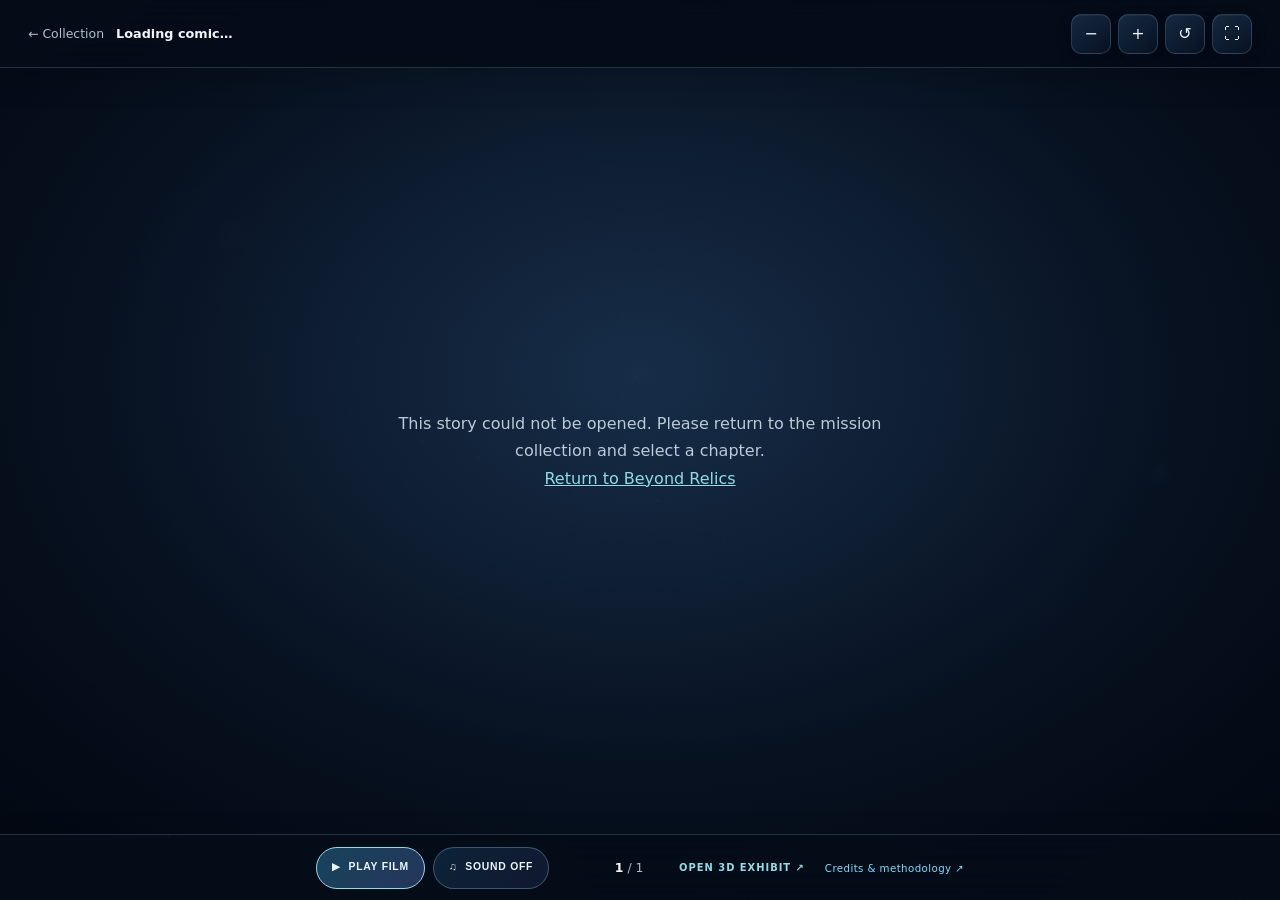
<file: comic.html>
<!doctype html>
<html lang="en">
<head>
<meta charset="utf-8">
<meta name="viewport" content="width=device-width,initial-scale=1,viewport-fit=cover">
<meta name="theme-color" content="#050505">
<meta name="description" content="Explore the Beyond Relics mission stories through original comic artwork and guided field notes.">
<title>Mission Story — Beyond Relics</title>
<link rel="icon" href="assets/logos/favicon.svg">
<link rel="stylesheet" href="css/comics-experience.css">
<script src="js/comic-reader.js" defer></script>

<link rel="stylesheet" href="css/motion-system.css">
<script src="js/motion-system.js" defer></script>
<link rel="stylesheet" href="css/visual-system.css">
<link rel="stylesheet" href="css/cosmic-environment.css">
<link rel="stylesheet" href="css/layout-consistency.css">
<link rel="stylesheet" href="css/platform-finish.css">
</head>
<body class="reader-page">
<a class="skip-link" href="#reader-stage">Skip to main content</a>
<header class="reader-top">
<div class="reader-back"><a href="index.html" aria-label="Back to comic collection">← Collection</a><div class="reader-title"><strong id="reader-title">Loading comic…</strong><span id="reader-subtitle"></span></div></div>
<div class="reader-tools">
<button class="reader-tool" data-action="zoom-out" aria-label="Zoom out" title="Zoom out">−</button>
<button class="reader-tool" data-action="zoom-in" aria-label="Zoom in" title="Zoom in">+</button>
<button class="reader-tool" data-action="reset" aria-label="Reset zoom" title="Reset zoom">↺</button>
<button class="reader-tool" data-action="fullscreen" aria-label="Enter full screen" title="Full screen">⛶</button>
</div>
</header>
<main class="reader-stage" id="reader-stage" tabindex="-1">
<button class="reader-arrow prev" id="reader-prev" aria-label="Previous page">‹</button>
<div class="reader-image-wrap" id="reader-image-wrap"><img class="reader-image" id="reader-image" alt="" draggable="false"></div>
<div class="reader-caption" id="reader-caption" hidden></div>
<button class="reader-arrow next" id="reader-next" aria-label="Next page">›</button>
</main>
<footer class="reader-bottom">
<div class="reader-film-controls" aria-label="Film controls"><button id="cinema-toggle" type="button" aria-label="Pause film" aria-pressed="false">Ⅱ <span>PAUSE FILM</span></button><button id="cinema-sound" type="button" aria-label="Turn sound on" aria-pressed="false">♫ <span>SOUND OFF</span></button></div>
<div class="reader-thumbs" id="reader-thumbs" aria-label="Comic pages"></div>
<div class="reader-counter" id="reader-counter"><strong>1</strong> / 1</div>
<a class="reader-exhibit-link" id="reader-exhibit-link" href="artifacts.html">OPEN 3D EXHIBIT ↗</a>
<a class="footer-credits" href="credits.html">Credits &amp; methodology ↗</a></footer>
<script src="js/cosmic-environment.js" defer></script>
</body>
</html>
</file>
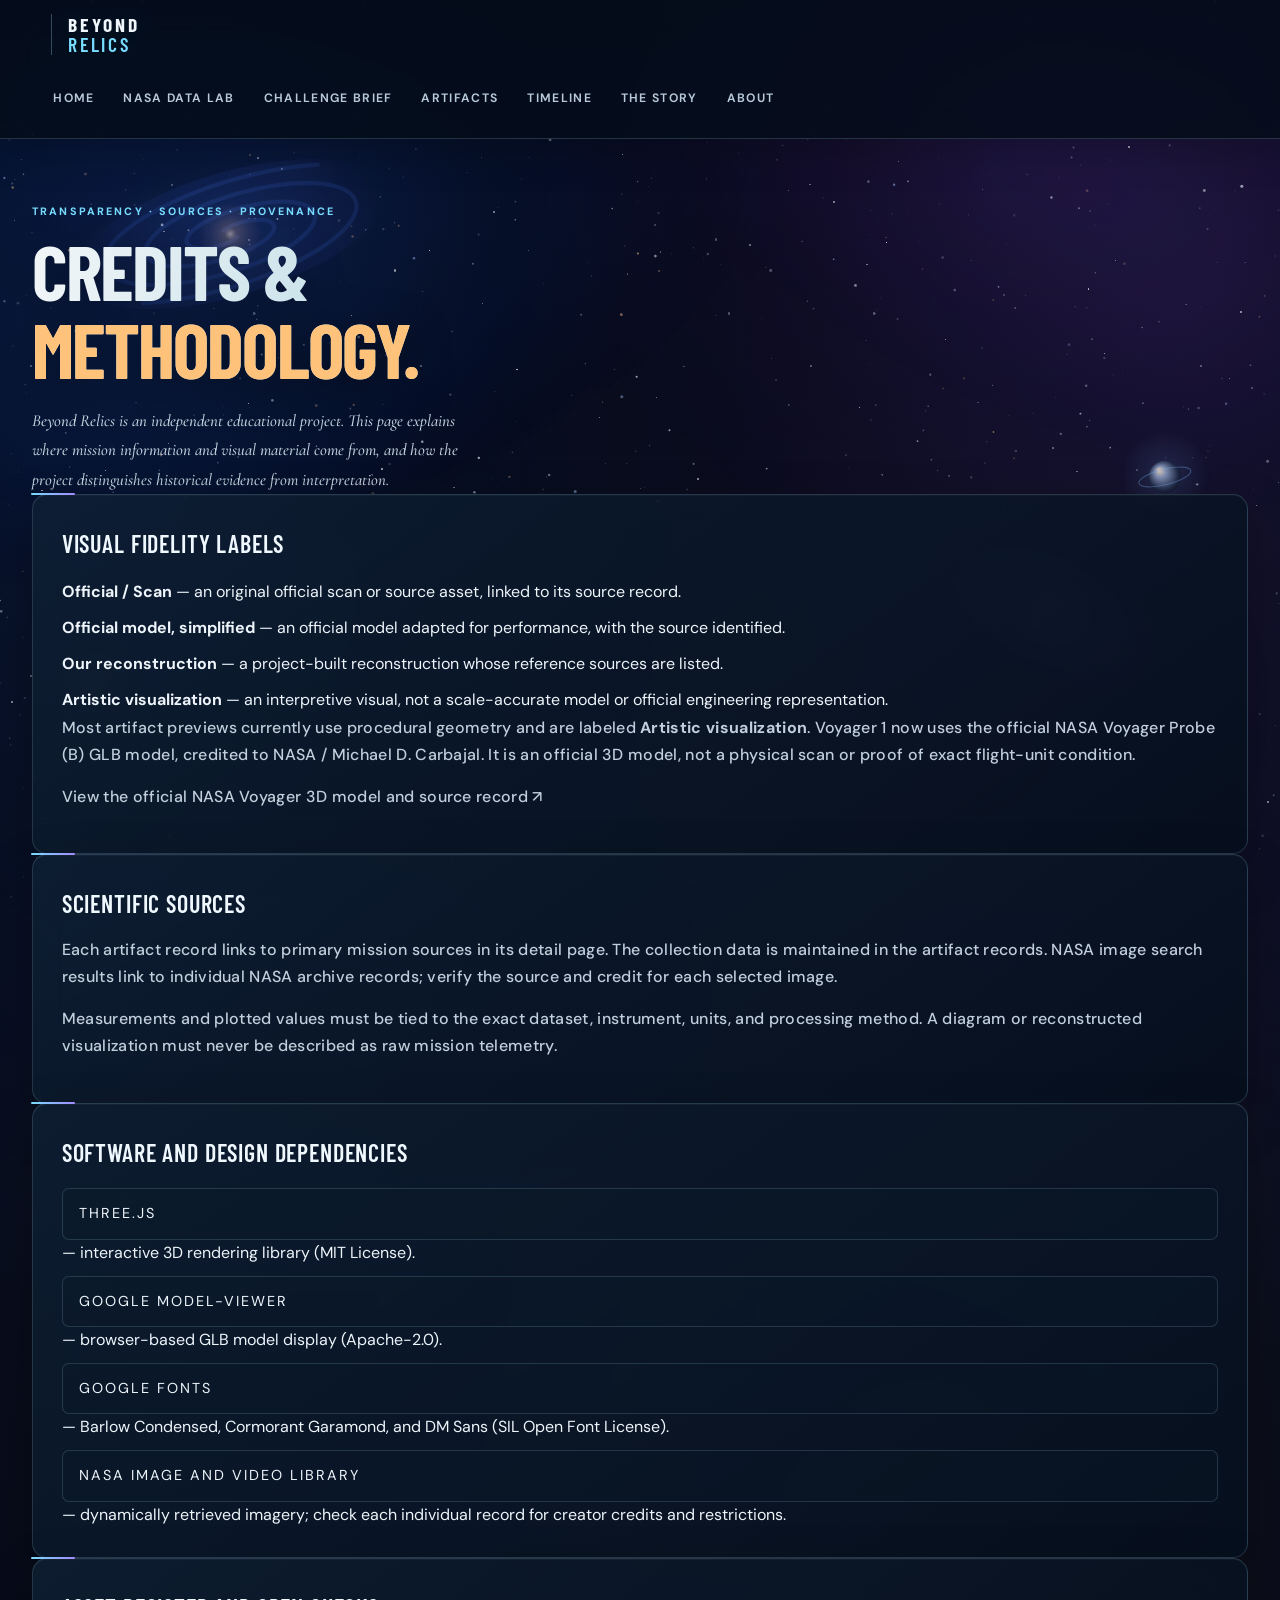
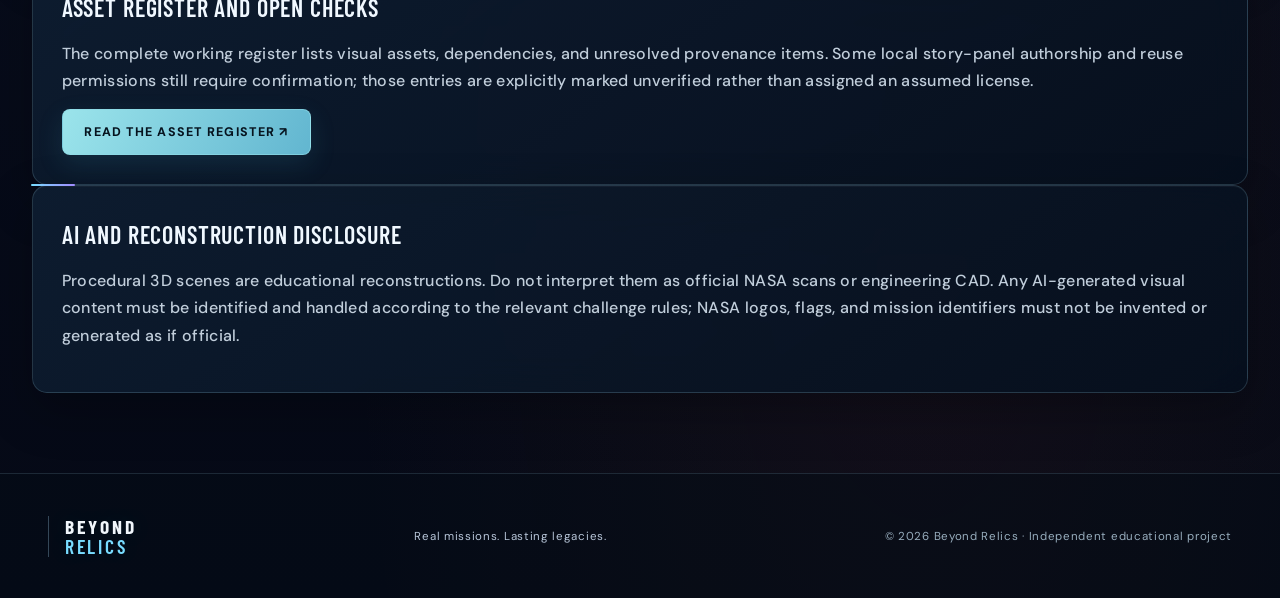
<file: credits.html>
<!doctype html>
<html lang="en">
<head>
<meta charset="utf-8">
<meta name="viewport" content="width=device-width,initial-scale=1,viewport-fit=cover">
<meta name="theme-color" content="#080f1c">
<meta name="description" content="Sources, asset credits, scientific methodology, and visual fidelity notes for Beyond Relics.">
<title>Credits &amp; Methodology — Beyond Relics</title>
<link rel="icon" href="assets/logos/favicon.svg">
<link rel="preconnect" href="https://fonts.googleapis.com">
<link rel="preconnect" href="https://fonts.gstatic.com" crossorigin>
<link href="https://fonts.googleapis.com/css2?family=Barlow+Condensed:ital,wght@0,400;0,500;0,600;0,700;1,600;1,700&family=Cormorant+Garamond:ital,wght@1,500&display=swap" rel="stylesheet">
<link href="https://fonts.googleapis.com/css2?family=DM+Sans:wght@400;500;600;700;800&display=swap" rel="stylesheet">
<link rel="stylesheet" href="css/style.css">
<link rel="stylesheet" href="css/pages.css">
<link rel="stylesheet" href="css/responsive.css">
<link rel="stylesheet" href="css/polish.css">
<link rel="stylesheet" href="css/device-responsive.css">
<link rel="stylesheet" href="css/motion-system.css">
<script src="js/motion-system.js" defer></script>
<link rel="stylesheet" href="css/visual-system.css">
<link rel="stylesheet" href="css/cosmic-environment.css">
<link rel="stylesheet" href="css/layout-consistency.css">
<link rel="stylesheet" href="css/platform-finish.css">
</head>
<body>
<a class="skip-link" href="#main-content">Skip to main content</a>
<div id="stars" class="bg-stars" aria-hidden="true"></div>
<header class="nav">
<a class="brand" href="index.html" aria-label="Beyond Relics home">Beyond<br><b>Relics</b></a>
<nav aria-label="Main"><ul class="links">
<li><a href="index.html">Home</a></li><li><a href="data.html">NASA Data Lab</a></li><li><a href="challenge.html">Challenge Brief</a></li><li><a href="artifacts.html">Artifacts</a></li><li><a href="timeline.html">Timeline</a></li><li><a href="comic.html">The Story</a></li><li><a href="about.html">About</a></li>
</ul></nav>
</header>
<main class="page" id="main-content" tabindex="-1">
<p class="eyebrow">Transparency · Sources · Provenance</p>
<h1 class="page-title">Credits &amp; <em>methodology.</em></h1>
<p class="lead">Beyond Relics is an independent educational project. This page explains where mission information and visual material come from, and how the project distinguishes historical evidence from interpretation.</p>
<section class="panel">
<h2>Visual fidelity labels</h2>
<ul class="steps">
<li><b>Official / Scan</b> — an original official scan or source asset, linked to its source record.</li>
<li><b>Official model, simplified</b> — an official model adapted for performance, with the source identified.</li>
<li><b>Our reconstruction</b> — a project-built reconstruction whose reference sources are listed.</li>
<li><b>Artistic visualization</b> — an interpretive visual, not a scale-accurate model or official engineering representation.</li>
</ul>
<p>Most artifact previews currently use procedural geometry and are labeled <b>Artistic visualization</b>. Voyager 1 now uses the official NASA Voyager Probe (B) GLB model, credited to NASA / Michael D. Carbajal. It is an official 3D model, not a physical scan or proof of exact flight-unit condition.</p><p><a href="https://science.nasa.gov/3d-resources/voyager-probe-b/" target="_blank" rel="noopener noreferrer">View the official NASA Voyager 3D model and source record ↗</a></p>
</section>
<section class="panel">
<h2>Scientific sources</h2>
<p>Each artifact record links to primary mission sources in its detail page. The collection data is maintained in <a href="data/artifacts.json">the artifact records</a>. NASA image search results link to individual NASA archive records; verify the source and credit for each selected image.</p>
<p>Measurements and plotted values must be tied to the exact dataset, instrument, units, and processing method. A diagram or reconstructed visualization must never be described as raw mission telemetry.</p>
</section>
<section class="panel">
<h2>Software and design dependencies</h2>
<ul class="steps">
<li><a href="https://threejs.org/" target="_blank" rel="noopener noreferrer">Three.js</a> — interactive 3D rendering library (MIT License).</li>
<li><a href="https://modelviewer.dev/" target="_blank" rel="noopener noreferrer">Google model-viewer</a> — browser-based GLB model display (Apache-2.0).</li>
<li><a href="https://fonts.google.com/" target="_blank" rel="noopener noreferrer">Google Fonts</a> — Barlow Condensed, Cormorant Garamond, and DM Sans (SIL Open Font License).</li>
<li><a href="https://images.nasa.gov/" target="_blank" rel="noopener noreferrer">NASA Image and Video Library</a> — dynamically retrieved imagery; check each individual record for creator credits and restrictions.</li>
</ul>
</section>
<section class="panel">
<h2>Asset register and open checks</h2>
<p>The complete working register lists visual assets, dependencies, and unresolved provenance items. Some local story-panel authorship and reuse permissions still require confirmation; those entries are explicitly marked unverified rather than assigned an assumed license.</p>
<a class="btn" href="https://github.com/mariam2009m44-lab/-Beyond-Relics/blob/main/ASSETS.md" target="_blank" rel="noopener noreferrer">Read the asset register ↗</a>
</section>
<section class="panel">
<h2>AI and reconstruction disclosure</h2>
<p>Procedural 3D scenes are educational reconstructions. Do not interpret them as official NASA scans or engineering CAD. Any AI-generated visual content must be identified and handled according to the relevant challenge rules; NASA logos, flags, and mission identifiers must not be invented or generated as if official.</p>
</section>
</main>
<footer class="footer"><a class="brand" href="index.html">Beyond<br><b>Relics</b></a><p>Real missions. Lasting legacies.</p><span>© <span data-year></span> Beyond Relics · Independent educational project</span></footer>
<script src="js/main.js"></script>
<script src="js/immersive-motion.js"></script>
<script src="js/cinematic-motion.js"></script>
<script src="js/cinematic-upgrade.js" defer></script>
<script src="js/cinematic-atmosphere.js" defer></script>
<script src="js/cosmic-environment.js" defer></script>
</body>
</html>
</file>
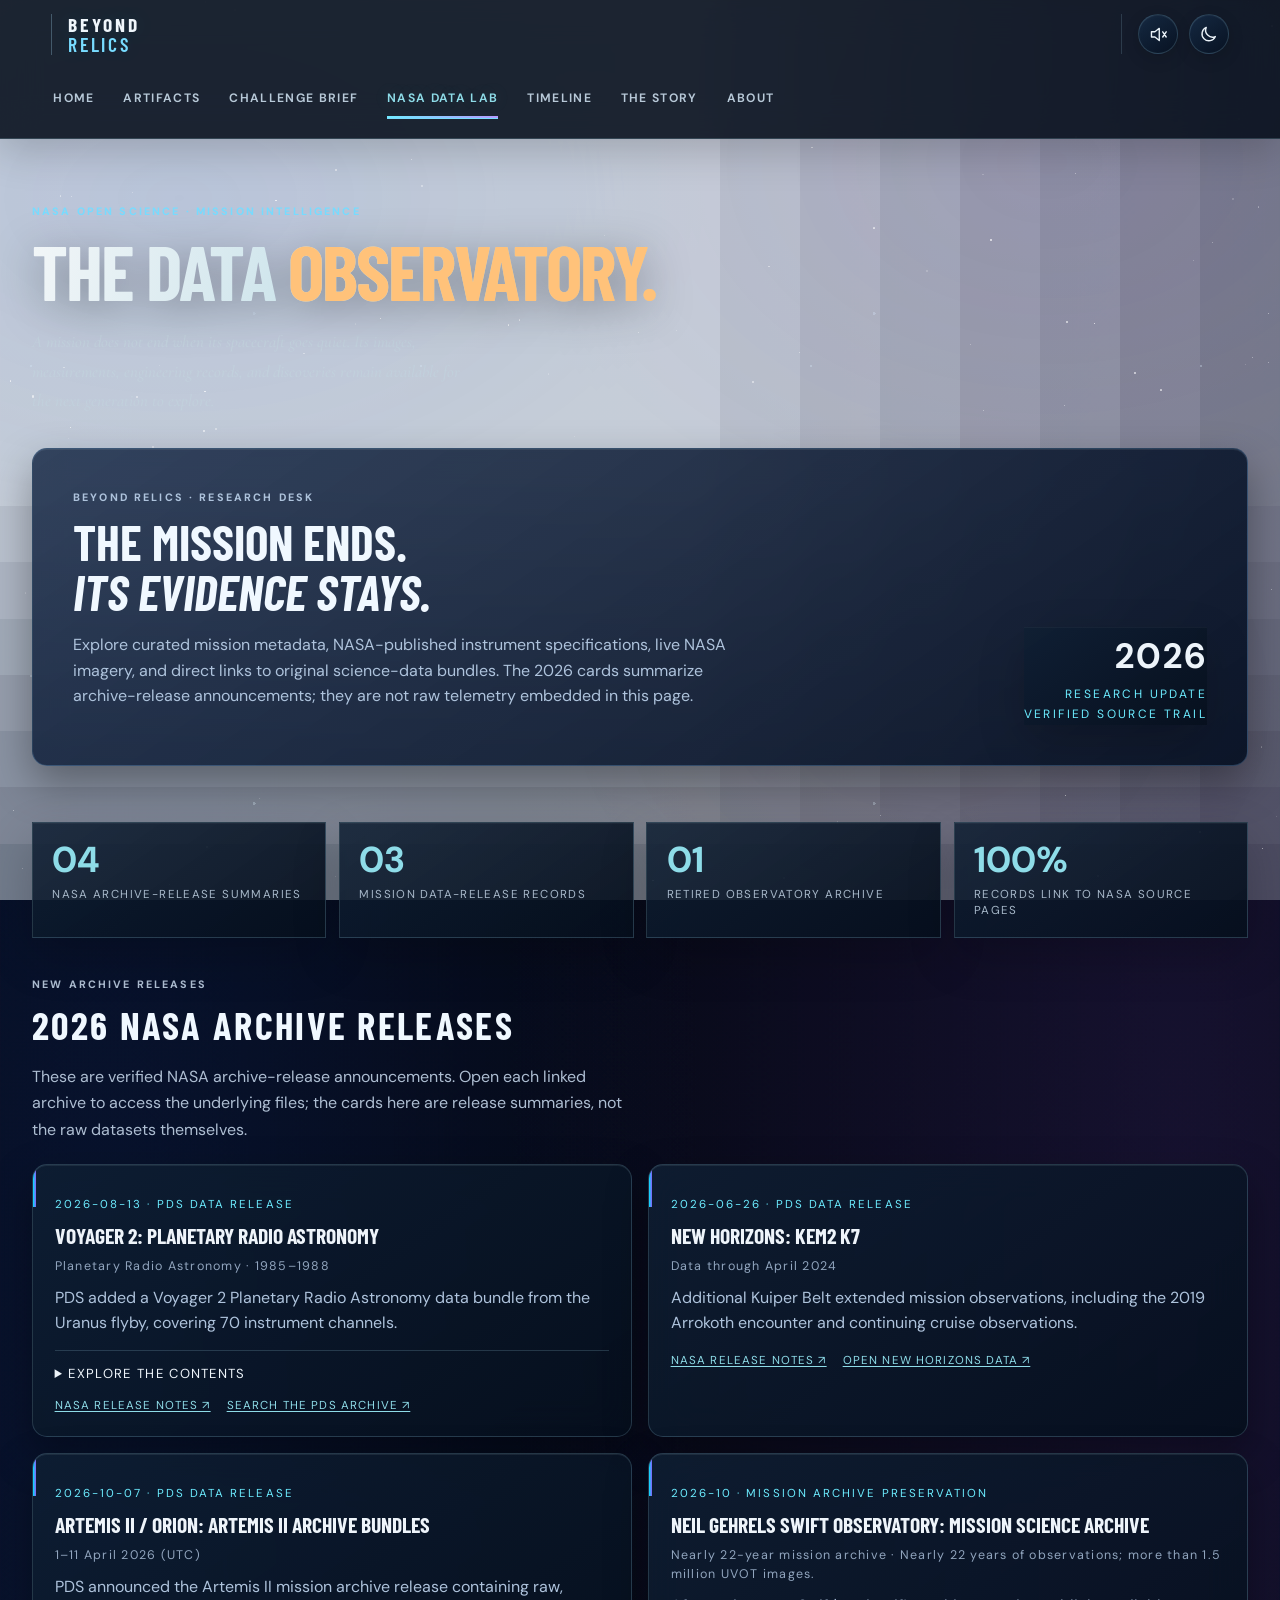
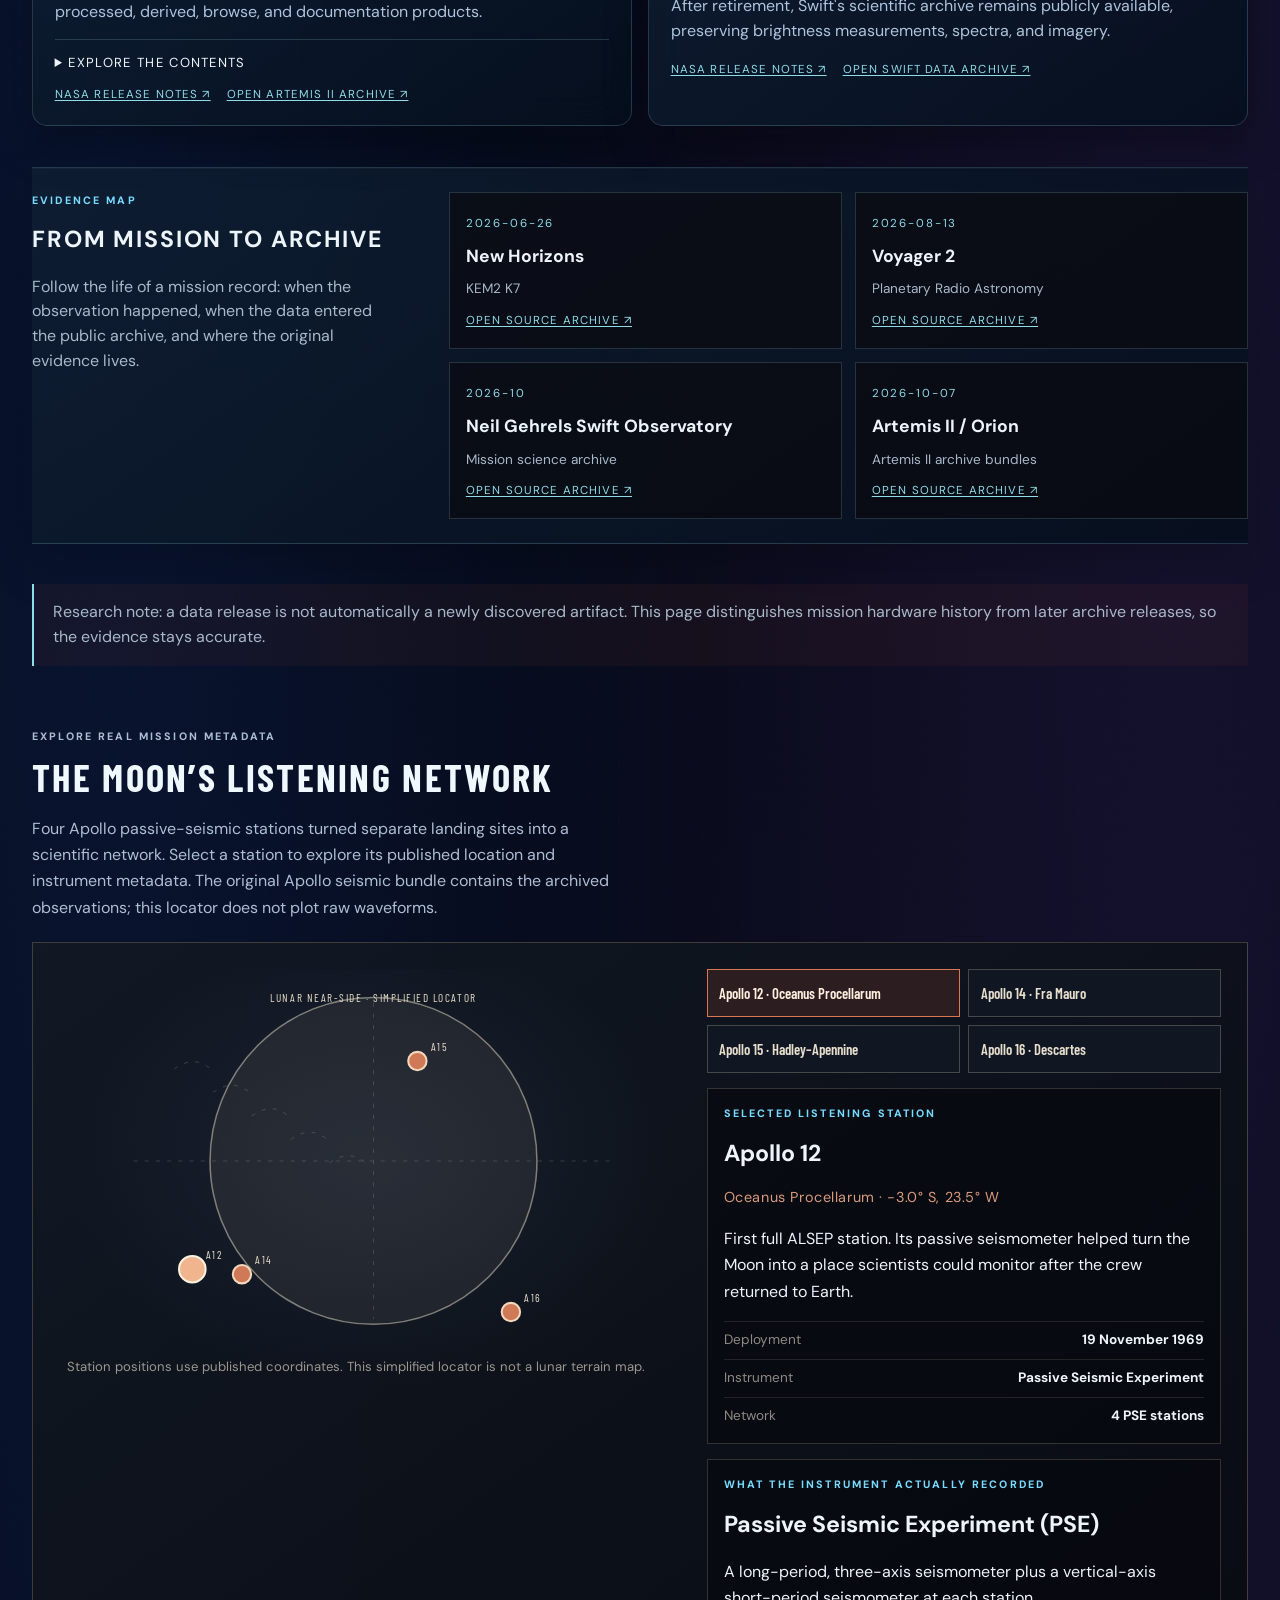
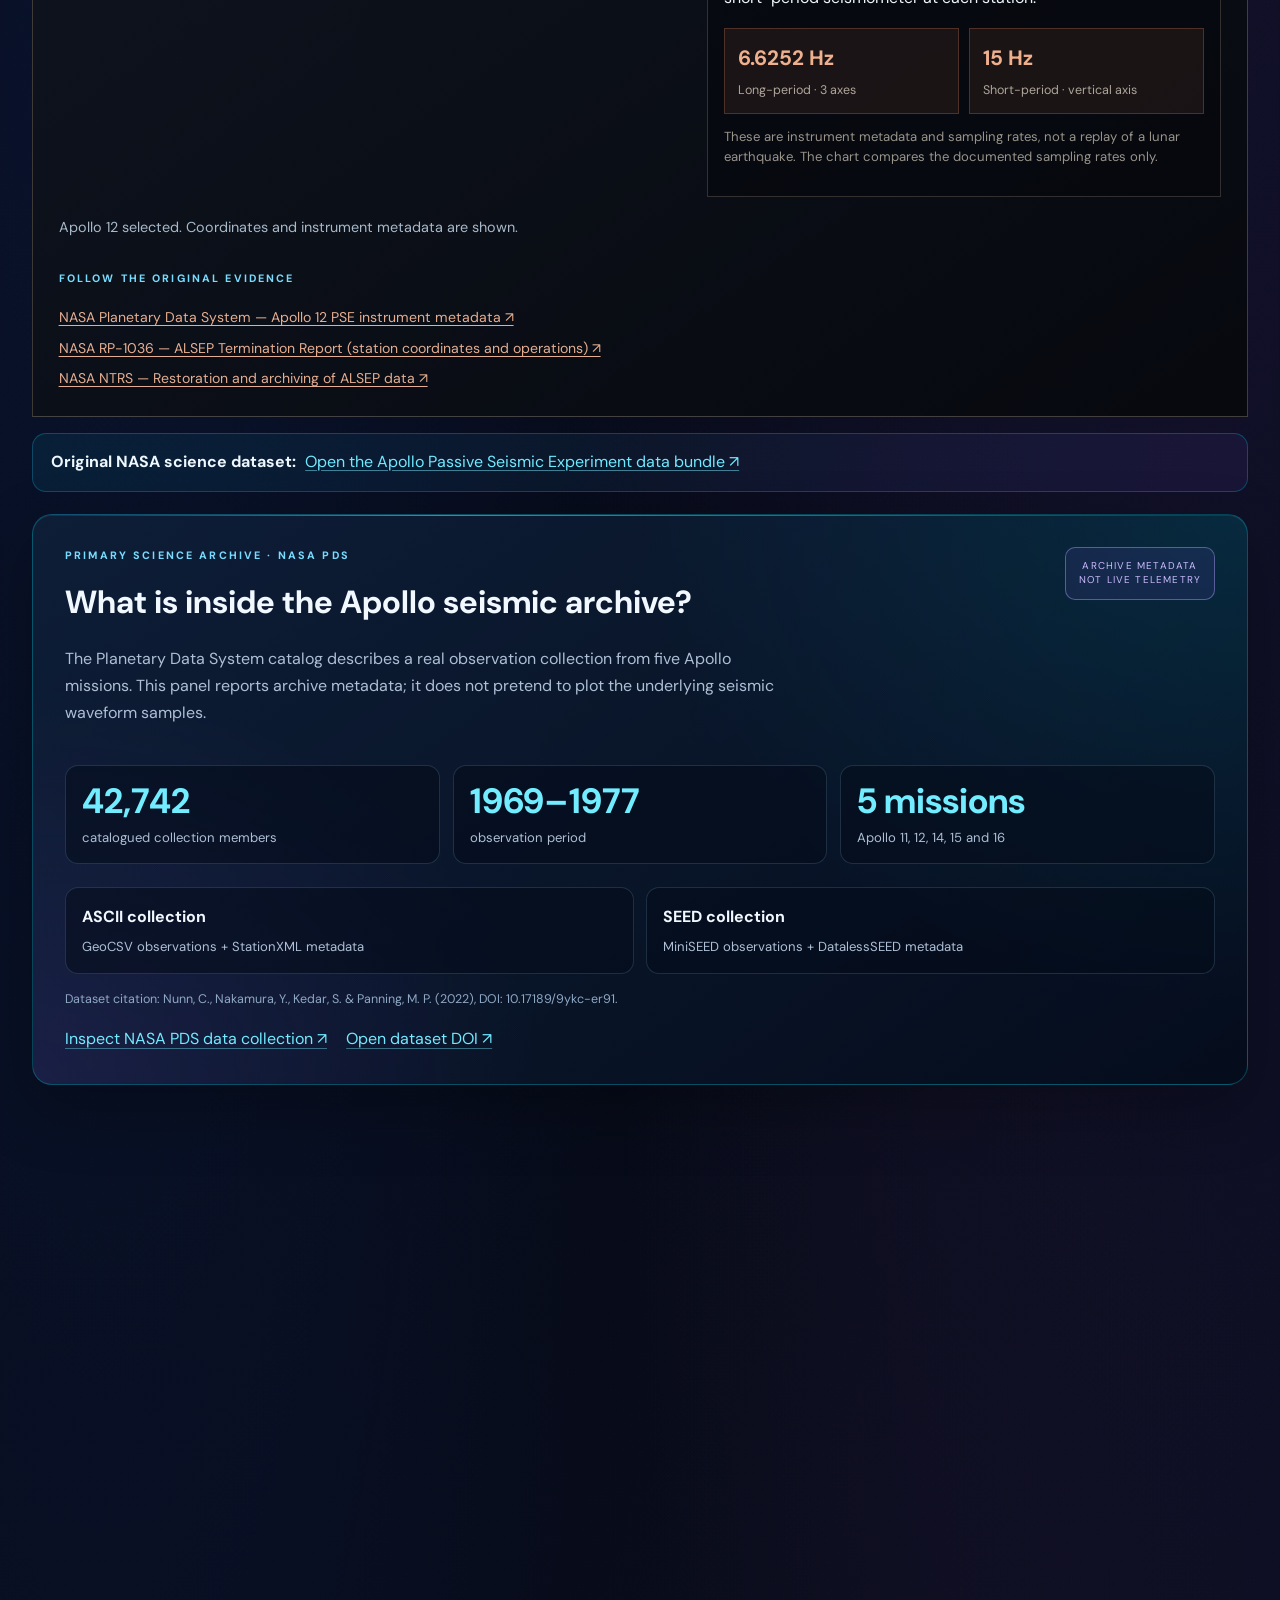
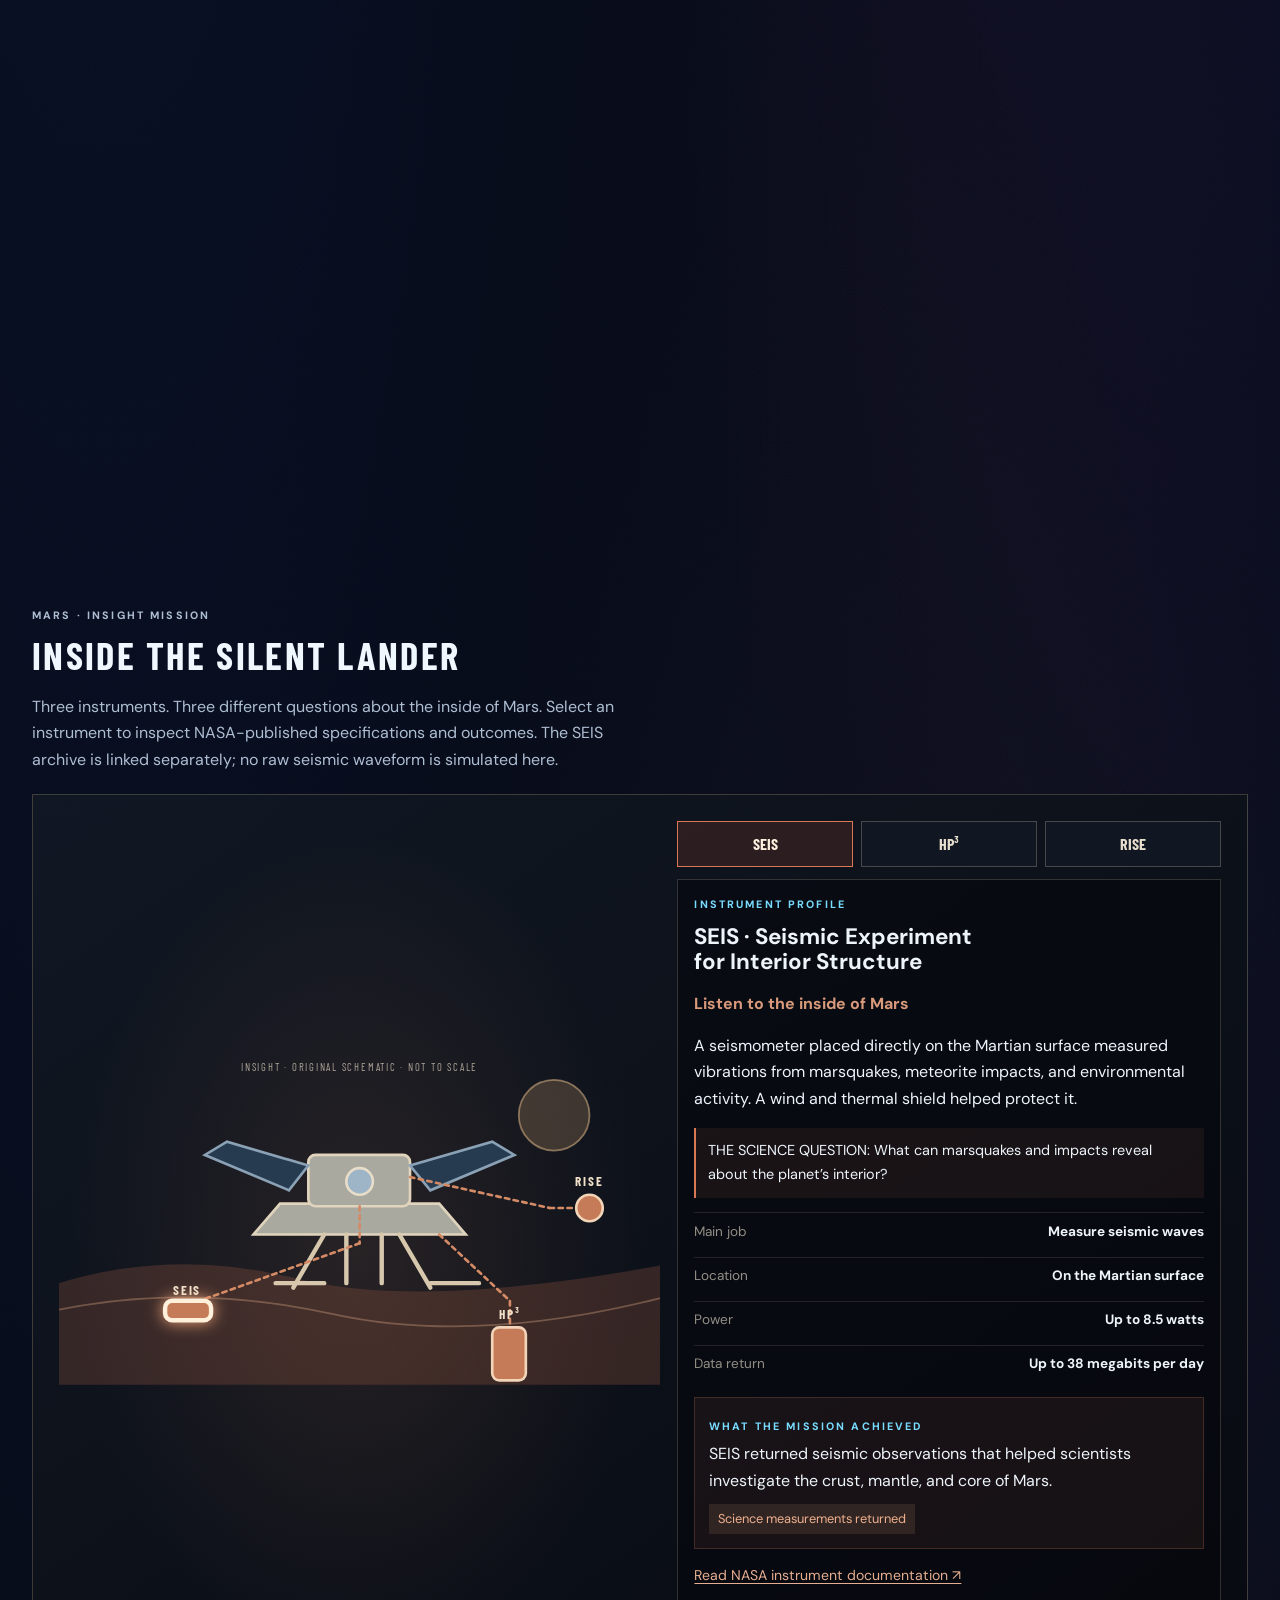
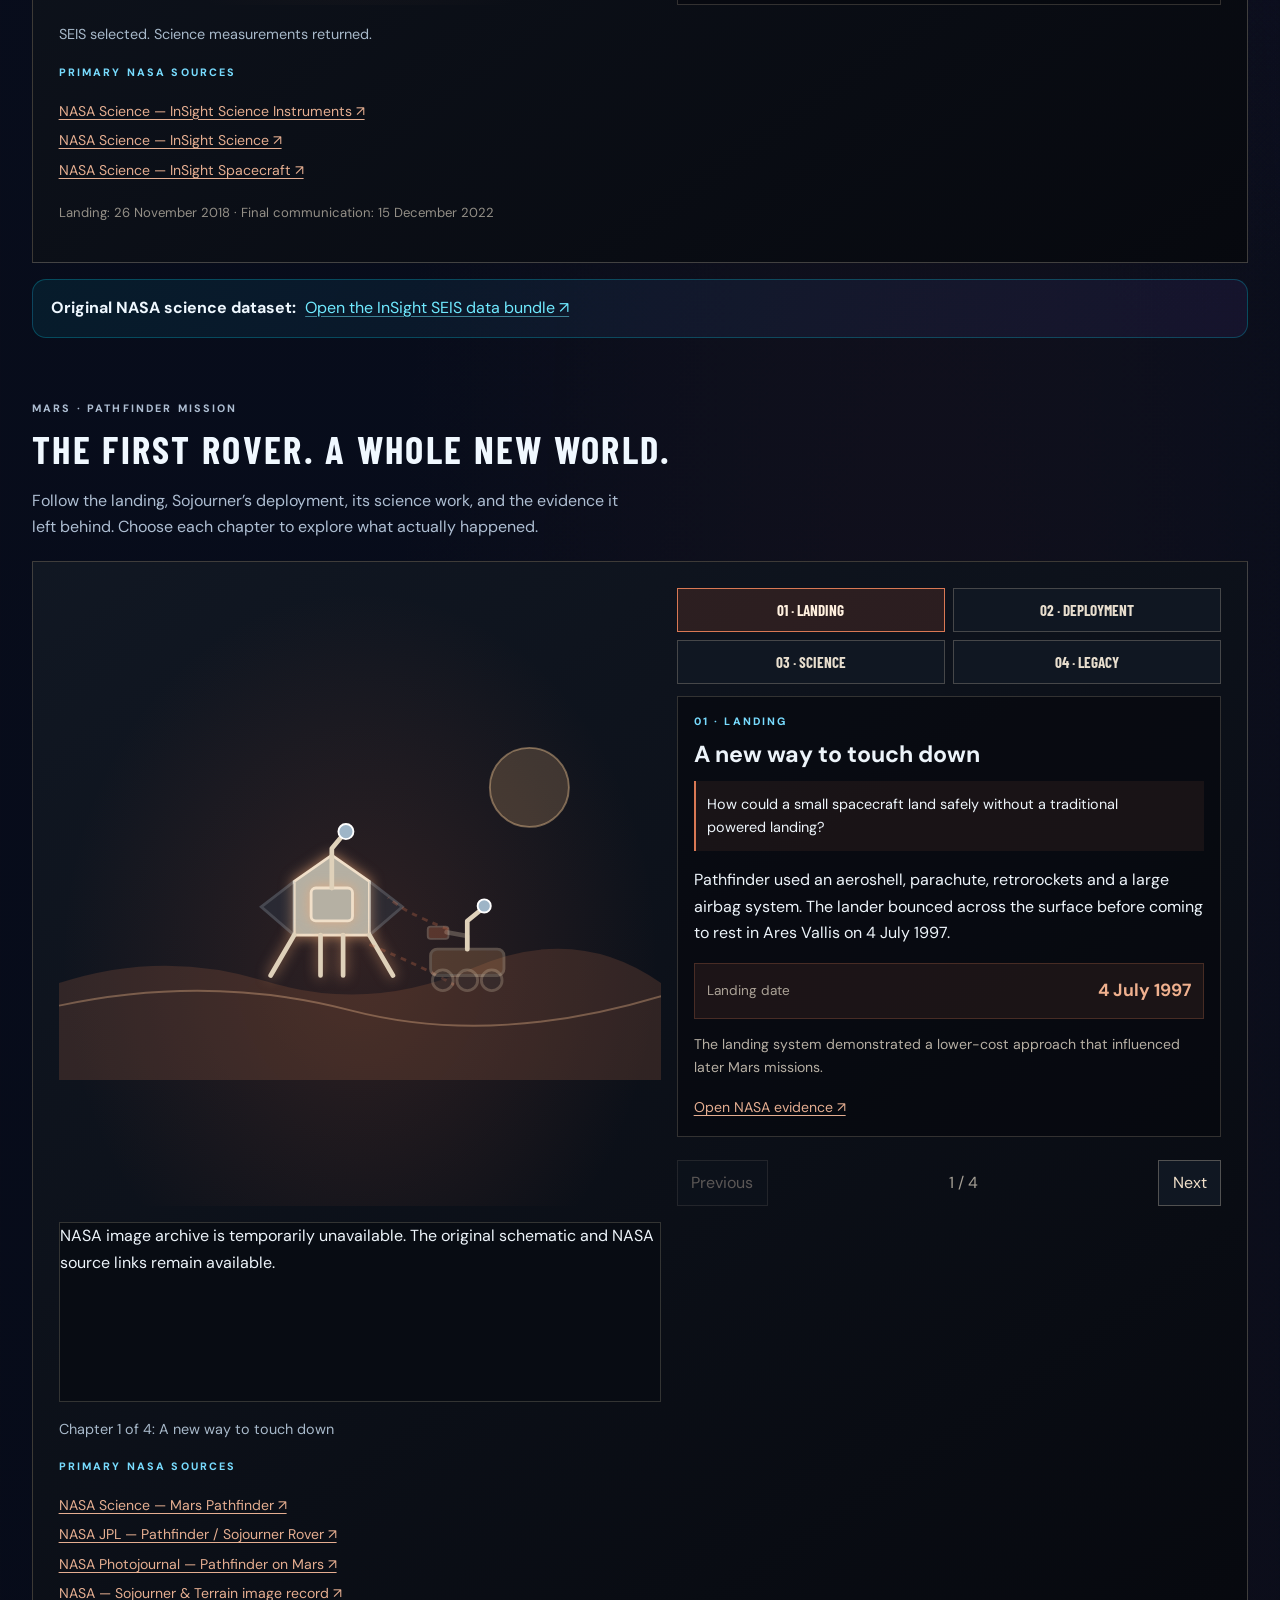
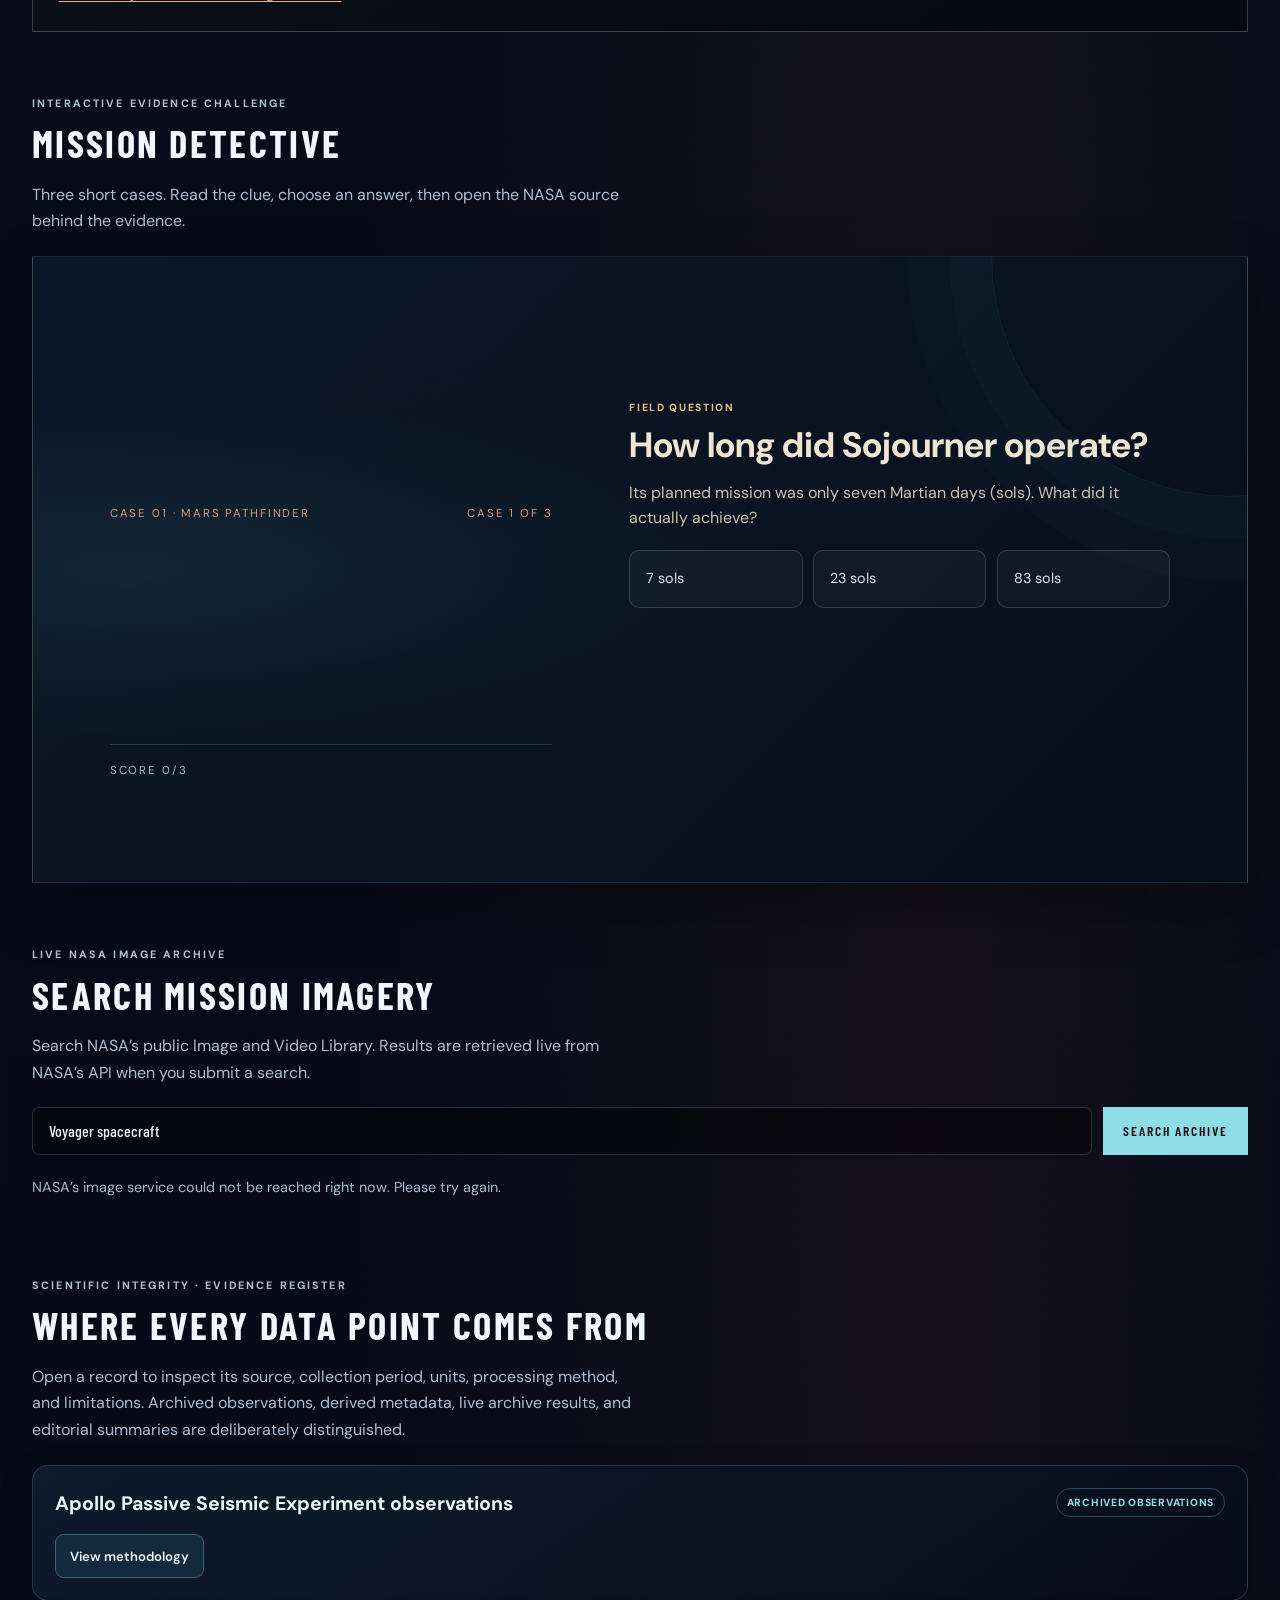
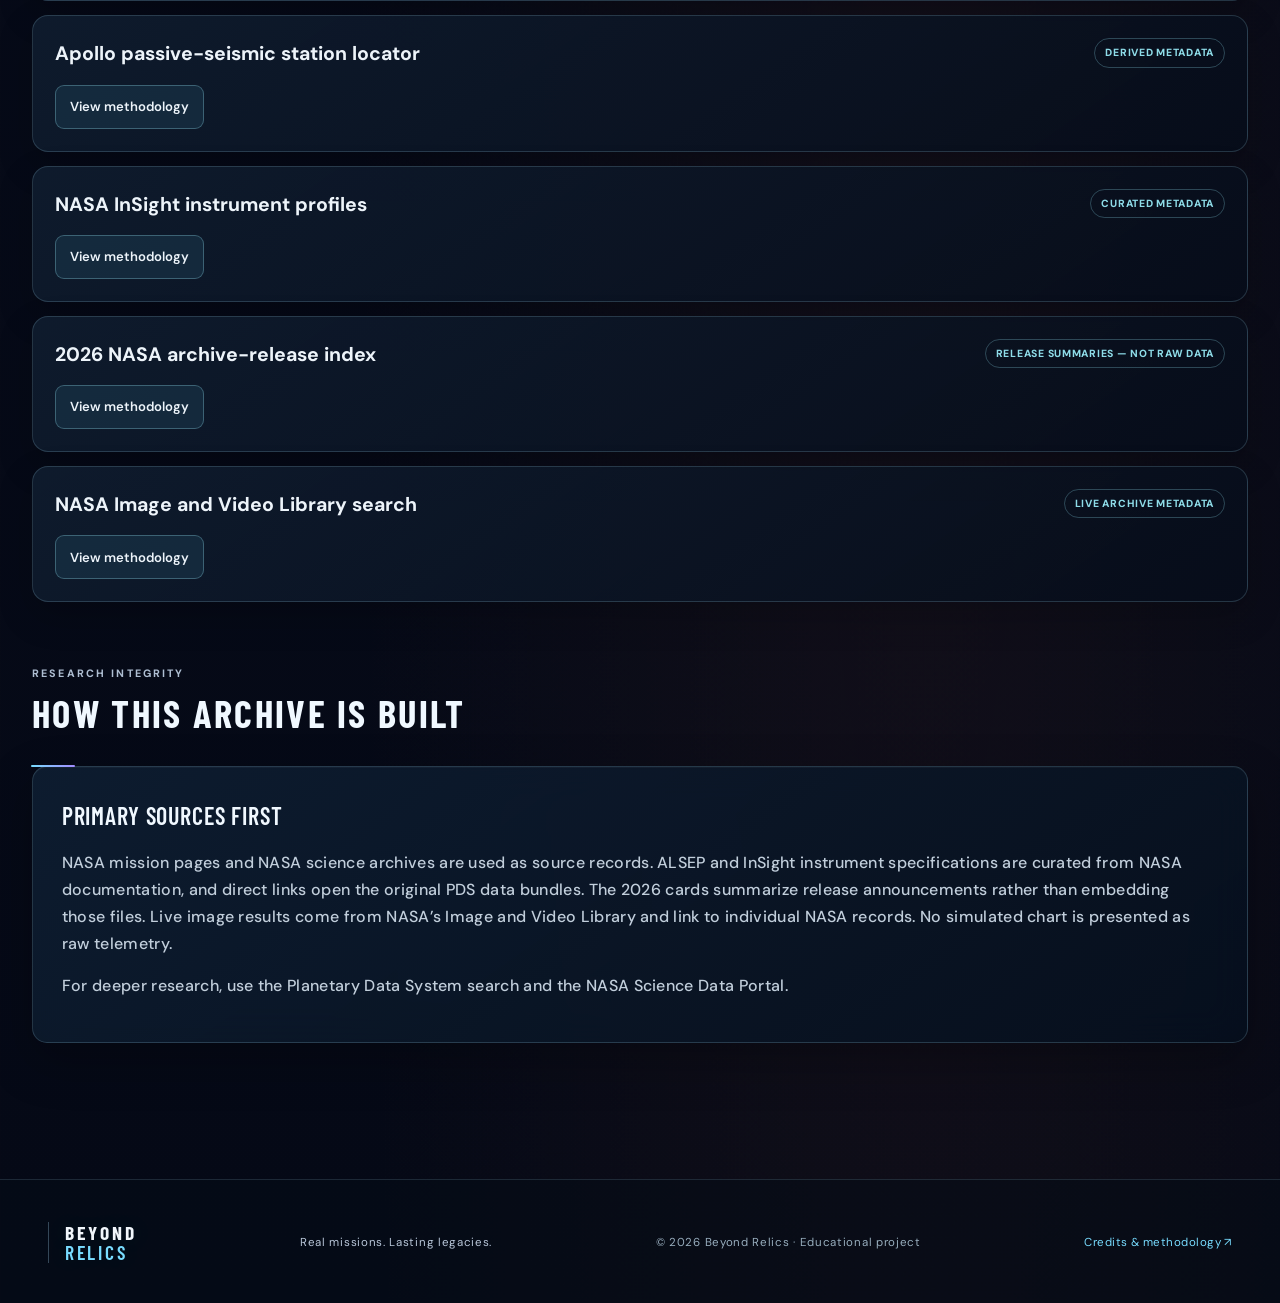
<file: data.html>
<!doctype html>
<html lang="en">
<head>
<meta charset="utf-8">
<meta name="viewport" content="width=device-width, initial-scale=1, viewport-fit=cover">
<meta name="theme-color" content="#080f1c">
<meta name="description" content="Explore verified NASA mission data releases from 2026 and search the NASA image archive through Beyond Relics.">
<meta property="og:title" content="NASA Data Lab — Beyond Relics">
<meta property="og:description" content="Explore the data that keeps space missions alive long after launch.">
<title>NASA Data Lab — Beyond Relics</title>
<link rel="icon" href="assets/logos/favicon.svg">
<link rel="preconnect" href="https://fonts.googleapis.com">
<link rel="preconnect" href="https://fonts.gstatic.com" crossorigin>
<link href="https://fonts.googleapis.com/css2?family=Barlow+Condensed:ital,wght@0,400;0,500;0,600;0,700;1,600;1,700&family=Cormorant+Garamond:ital,wght@1,500&display=swap" rel="stylesheet">
<link href="https://fonts.googleapis.com/css2?family=DM+Sans:wght@400;500;600;700;800&display=swap" rel="stylesheet">
<link rel="stylesheet" href="css/style.css">
<link rel="stylesheet" href="css/pages.css">
<link rel="stylesheet" href="css/responsive.css">
<link rel="stylesheet" href="css/polish.css">
<link rel="stylesheet" href="css/device-responsive.css">
<script src="js/main.js" defer></script>
<script src="js/nasa-images.js" defer></script>
<script src="js/data-lab.js" defer></script>
<script src="js/data-provenance.js" defer></script>
<script src="js/alsep-explorer.js" defer></script>
<script src="js/insight-explorer.js" defer></script>
<script src="js/geocsv-parser.js" defer></script>
<script src="js/apollo-waveform-lab.js" defer></script>
<script src="js/pathfinder-explorer.js" defer></script>
<script src="js/mission-detective.js" defer></script>
 <link rel="stylesheet" href="css/cinematic-upgrade.css">
 <link rel="stylesheet" href="css/cinematic-atmosphere.css">

<link rel="stylesheet" href="css/motion-system.css">
<script src="js/motion-system.js" defer></script>
<link rel="stylesheet" href="css/mission-universe.css">
<link rel="stylesheet" href="css/visual-system.css">
<link rel="stylesheet" href="css/cosmic-environment.css">
<link rel="stylesheet" href="css/layout-consistency.css">
<link rel="stylesheet" href="css/data-provenance.css">
<link rel="stylesheet" href="css/platform-finish.css">
</head>
<body>
<a class="skip-link" href="#main-content">Skip to main content</a>
<div id="stars" class="bg-stars" aria-hidden="true"></div>
<header class="nav">
  <a class="brand" href="index.html" aria-label="Beyond Relics home">Beyond<br><b>Relics</b></a>
  <nav aria-label="Main"><ul class="links">
    <li><a href="index.html">Home</a></li><li><a href="artifacts.html">Artifacts</a></li><li><a href="challenge.html">Challenge Brief</a></li>
    <li><a href="data.html" aria-current="page">NASA Data Lab</a></li><li><a href="timeline.html">Timeline</a></li>
    <li><a href="comic.html">The Story</a></li><li><a href="about.html">About</a></li>
  </ul></nav>
  <div class="tools">
    <button id="sound" type="button" aria-pressed="false" aria-label="Toggle sound"><svg viewBox="0 0 24 24"><path d="M4 9v6h4l5 4V5L8 9z"/><path class="off" d="M17 9l4 6M21 9l-4 6"/><path class="on" d="M16.5 8.5a5 5 0 010 7M19 6a8.5 8.5 0 010 12"/></svg></button>
    <button id="theme" class="round" type="button" aria-pressed="false" aria-label="Toggle dim mode"><svg viewBox="0 0 24 24"><path d="M20 14.5A8 8 0 019.5 4 8 8 0 1020 14.5z"/></svg></button>
  </div>
</header>
<main class="page" id="main-content" tabindex="-1">
  <p class="eyebrow">NASA open science · Mission intelligence</p>
  <h1 class="page-title">The data <em>observatory.</em></h1>
  <p class="lead">A mission does not end when its spacecraft goes quiet. Its images, measurements, engineering records, and discoveries remain available for the next generation to explore.</p>

  <section class="data-hero" aria-labelledby="data-hero-title">
    <div><p class="eyebrow">Beyond Relics · Research desk</p><h2 id="data-hero-title">The mission ends.<br><em>Its evidence stays.</em></h2>
    <p>Explore curated mission metadata, NASA-published instrument specifications, live NASA imagery, and direct links to original science-data bundles. The 2026 cards summarize archive-release announcements; they are not raw telemetry embedded in this page.</p></div>
    <div class="data-stamp"><strong>2026</strong>Research update<br>Verified source trail</div>
  </section>

  <section class="data-section" aria-labelledby="releases-title">
    <div class="evidence-metrics" id="evidence-metrics" aria-label="Research index overview"></div>
    <div class="data-section-head"><div><p class="eyebrow">New archive releases</p><h2 id="releases-title">2026 NASA archive releases</h2><p>These are verified NASA archive-release announcements. Open each linked archive to access the underlying files; the cards here are release summaries, not the raw datasets themselves.</p></div></div>
    <div class="release-grid" id="release-grid">
      <article class="release-card"><p class="release-date">Loading NASA archive notes</p><h3>Preparing the research desk</h3><p>Verified source records are loading.</p></article>
    </div>
    <div class="research-method"><div><p class="eyebrow">Evidence map</p><h3>From mission to archive</h3><p>Follow the life of a mission record: when the observation happened, when the data entered the public archive, and where the original evidence lives.</p></div><div class="evidence-track" id="evidence-track" aria-label="Mission evidence timeline"></div></div>
    <p class="data-note">Research note: a data release is not automatically a newly discovered artifact. This page distinguishes mission hardware history from later archive releases, so the evidence stays accurate.</p>
  </section>

  <section class="data-section" aria-labelledby="alsep-title">
    <div class="data-section-head"><div><p class="eyebrow">Explore real mission metadata</p><h2 id="alsep-title">The Moon’s listening network</h2><p>Four Apollo passive-seismic stations turned separate landing sites into a scientific network. Select a station to explore its published location and instrument metadata. The original Apollo seismic bundle contains the archived observations; this locator does not plot raw waveforms.</p></div></div>
    <div class="alsep-explorer" id="alsep-explorer">
      <div class="alsep-map-wrap"><svg data-alsep-map viewBox="0 0 600 360" role="group" aria-label="Simplified locator map of four Apollo passive seismic stations"></svg><p class="alsep-map-note">Station positions use published coordinates. This simplified locator is not a lunar terrain map.</p></div>
      <div class="alsep-explorer-side"><div class="alsep-station-controls" data-alsep-controls aria-label="Choose an Apollo seismic station"></div><div class="alsep-detail" data-alsep-detail></div><div data-alsep-instrument></div></div>
      <p class="data-status" data-alsep-status role="status" aria-live="polite">Loading NASA instrument metadata…</p>
      <div data-alsep-sources></div>
    </div>
    <p class="dataset-access"><strong>Original NASA science dataset:</strong> <a href="https://pds.nasa.gov/ds-view/pds/viewBundle.jsp?identifier=urn%3Anasa%3Apds%3Aapollo_pse" target="_blank" rel="noopener noreferrer">Open the Apollo Passive Seismic Experiment data bundle ↗</a></p>
    <section class="pds-evidence" aria-labelledby="pds-evidence-title">
      <div class="pds-evidence-head">
        <div>
          <p class="eyebrow">PRIMARY SCIENCE ARCHIVE · NASA PDS</p>
          <h3 id="pds-evidence-title">What is inside the Apollo seismic archive?</h3>
          <p>The Planetary Data System catalog describes a real observation collection from five Apollo missions. This panel reports archive metadata; it does not pretend to plot the underlying seismic waveform samples.</p>
        </div>
        <span class="pds-stamp">ARCHIVE METADATA<br>NOT LIVE TELEMETRY</span>
      </div>
      <div class="pds-facts" aria-label="Apollo seismic archive facts">
        <div><strong>42,742</strong><span>catalogued collection members</span></div>
        <div><strong>1969–1977</strong><span>observation period</span></div>
        <div><strong>5 missions</strong><span>Apollo 11, 12, 14, 15 and 16</span></div>
      </div>
      <div class="pds-formats">
        <div><b>ASCII collection</b><span>GeoCSV observations + StationXML metadata</span></div>
        <div><b>SEED collection</b><span>MiniSEED observations + DatalessSEED metadata</span></div>
      </div>
      <p class="pds-citation">Dataset citation: Nunn, C., Nakamura, Y., Kedar, S. &amp; Panning, M. P. (2022), DOI: 10.17189/9ykc-er91.</p>
      <div class="pds-actions">
        <a href="https://pds.nasa.gov/ds-view/pds/viewCollection.jsp?identifier=urn%3Anasa%3Apds%3Aapollo_pse%3Adata_table&amp;version=1.0" target="_blank" rel="noopener noreferrer">Inspect NASA PDS data collection ↗</a>
        <a href="https://doi.org/10.17189/9ykc-er91" target="_blank" rel="noopener noreferrer">Open dataset DOI ↗</a>
      </div>
    </section>
  </section>
  <section class="data-section" aria-labelledby="waveform-title">
    <div class="data-section-head"><div><p class="eyebrow">REAL OBSERVATIONS · NASA PDS GEOSCIENCES NODE</p><h2 id="waveform-title">Read the Moon through its data</h2><p>Load a real Apollo 12 Passive Seismic Experiment observation from the NASA archive. The explorer reads the archive's ASCII GeoCSV locally in your browser, plots the recorded numeric series, and calculates transparent descriptive statistics.</p></div></div>
    <div class="wave-lab" id="apollo-waveform-lab">
      <div class="wave-source">
        <div><span class="wave-kicker">NASA PDS · APOLLO 12 · DAY 323 / 1969</span><h3>One day in the lunar seismic archive</h3><p>Sample channel: <code>XA.S12.00.MHZ</code>. This is an archived observation file, not a live feed. The chart uses the file's own values and does not assign an earthquake or impact label.</p></div>
        <div class="wave-actions">
          <button type="button" data-wave-load>Load sample from NASA PDS</button>
          <a href="https://pds-geosciences.wustl.edu/lunar/urn-nasa-pds-apollo_pse/data/xa/continuous_waveform/s12/1969/323/xa.s12.00.mhz.1969.323.0.a.csv" target="_blank" rel="noopener noreferrer">Download original NASA GeoCSV ↗</a>
        </div>
      </div>
      <div class="wave-import">
        <label for="apollo-wave-file">Or inspect a different NASA PDS ASCII GeoCSV file</label>
        <div class="wave-import-controls"><input id="apollo-wave-file" data-wave-file type="file" accept=".csv,.txt,text/csv,text/plain"><button type="button" data-wave-plot>Plot selected file</button></div>
        <p>Files are read locally in your browser; this page does not upload them to a server.</p>
      </div>
      <p class="data-status" data-wave-status role="status" aria-live="polite">Ready. Load the NASA sample or choose a downloaded GeoCSV file.</p>
      <div class="wave-chart-wrap"><div data-wave-chart class="wave-chart" aria-label="NASA Apollo seismic observation plot"></div></div>
      <div data-wave-stats class="wave-stats" aria-label="Calculated descriptive statistics"></div>
      <div data-wave-details class="wave-details"></div>
      <p class="wave-method">Method: parse the selected ASCII GeoCSV, identify a numeric observation column, plot up to 1,600 evenly sampled points for readability, and calculate min, max, mean, standard deviation, and largest absolute value from all valid parsed observations. These are descriptive statistics, not a scientific event classification.</p>
      <p class="wave-citation">Source: Nunn, C., Nakamura, Y., Kedar, S. &amp; Panning, M. P. (2022), Apollo Seismic Data Bundle, NASA Planetary Data System, DOI <a href="https://doi.org/10.17189/9ykc-er91" target="_blank" rel="noopener noreferrer">10.17189/9ykc-er91</a>. Original file hosted by the PDS Geosciences Node.</p>
    </div>
  </section>
  <section class="data-section" aria-labelledby="insight-title">
    <div class="data-section-head"><div><p class="eyebrow">Mars · InSight mission</p><h2 id="insight-title">Inside the silent lander</h2><p>Three instruments. Three different questions about the inside of Mars. Select an instrument to inspect NASA-published specifications and outcomes. The SEIS archive is linked separately; no raw seismic waveform is simulated here.</p></div></div>
    <div class="insight-explorer" id="insight-explorer">
      <div class="insight-visual" data-insight-visual></div>
      <div class="insight-content"><div class="insight-tabs" data-insight-tabs role="group" aria-label="Choose an InSight science instrument"></div><div class="insight-detail" data-insight-detail></div></div>
      <p class="data-status" data-insight-status role="status" aria-live="polite">Loading InSight instrument records…</p>
      <div class="insight-sources" data-insight-sources></div>
    </div>
    <p class="dataset-access"><strong>Original NASA science dataset:</strong> <a href="https://pds.nasa.gov/ds-view/pds/viewBundle.jsp?identifier=urn%3Anasa%3Apds%3Ainsight_seis&amp;version=2.0" target="_blank" rel="noopener noreferrer">Open the InSight SEIS data bundle ↗</a></p>
  </section>
  <section class="data-section" aria-labelledby="pathfinder-title">
    <div class="data-section-head"><div><p class="eyebrow">Mars · Pathfinder mission</p><h2 id="pathfinder-title">The first rover. A whole new world.</h2><p>Follow the landing, Sojourner’s deployment, its science work, and the evidence it left behind. Choose each chapter to explore what actually happened.</p></div></div>
    <div class="pathfinder-explorer" id="pathfinder-explorer">
      <div class="pathfinder-visual" data-pathfinder-visual></div>
      <div class="pathfinder-content">
        <div class="pathfinder-nav" data-pathfinder-nav role="group" aria-label="Explore Pathfinder mission chapters"></div>
        <div class="pathfinder-detail" data-pathfinder-detail></div>
        <div class="pathfinder-controls"><button type="button" data-pathfinder-prev>Previous</button><span class="pathfinder-count" data-pathfinder-count>1 / 4</span><button type="button" data-pathfinder-next>Next</button></div>
      </div>
      <div class="pathfinder-gallery" data-pathfinder-gallery aria-label="NASA Pathfinder mission photograph"></div>
      <p class="data-status" data-pathfinder-status role="status" aria-live="polite">Loading Pathfinder mission record…</p>
      <div class="pathfinder-sources" data-pathfinder-sources></div>
    </div>
  </section>
  <section class="data-section" aria-labelledby="detective-title">
    <div class="data-section-head"><div><p class="eyebrow">Interactive evidence challenge</p><h2 id="detective-title">Mission detective</h2><p>Three short cases. Read the clue, choose an answer, then open the NASA source behind the evidence.</p></div></div>
    <div class="mission-detective" id="mission-detective">
      <div class="detective-top"><span data-quiz-eyebrow>CASE 01</span><span data-quiz-progress>CASE 1 OF 3</span></div>
      <div class="detective-main"><p class="detective-kicker">FIELD QUESTION</p><h3 data-quiz-title>Loading the first case…</h3><p data-quiz-prompt></p><div class="detective-options" data-quiz-options></div><div class="detective-feedback" data-quiz-feedback role="status" aria-live="polite" hidden></div></div>
      <div class="detective-bottom"><span data-quiz-score>SCORE 0/3</span><button type="button" data-quiz-next hidden>Next case</button></div>
    </div>
  </section>
  <section class="data-section" aria-labelledby="image-search-title">
    <div class="data-section-head"><div><p class="eyebrow">Live NASA image archive</p><h2 id="image-search-title">Search mission imagery</h2><p>Search NASA’s public Image and Video Library. Results are retrieved live from NASA’s API when you submit a search.</p></div></div>
    <form class="search-console" id="nasa-search"><label class="sr" for="nasa-query">Search NASA images</label><input id="nasa-query" type="search" value="Voyager spacecraft" placeholder="Try Voyager, Apollo 11, Curiosity…"><button type="submit">Search archive</button></form>
    <p class="data-status" id="nasa-status" role="status" aria-live="polite">Ready to search NASA’s public image archive.</p>
    <div class="nasa-results" id="nasa-results"></div>
  </section>

  <section class="data-section" aria-labelledby="provenance-title">
    <div class="data-section-head">
      <div><p class="eyebrow">Scientific integrity · Evidence register</p><h2 id="provenance-title">Where every data point comes from</h2>
      <p>Open a record to inspect its source, collection period, units, processing method, and limitations. Archived observations, derived metadata, live archive results, and editorial summaries are deliberately distinguished.</p></div>
    </div>
    <div class="provenance-register" data-provenance-register aria-label="Scientific data provenance records">
      <p class="data-status" data-provenance-status role="status" aria-live="polite">Loading scientific provenance records…</p>
    </div>
  </section>

  <section class="data-section" aria-labelledby="method-title">
    <div class="data-section-head"><div><p class="eyebrow">Research integrity</p><h2 id="method-title">How this archive is built</h2></div></div>
    <div class="panel"><h3>Primary sources first</h3><p>NASA mission pages and NASA science archives are used as source records. ALSEP and InSight instrument specifications are curated from NASA documentation, and direct links open the original PDS data bundles. The 2026 cards summarize release announcements rather than embedding those files. Live image results come from NASA’s Image and Video Library and link to individual NASA records. No simulated chart is presented as raw telemetry.</p><p>For deeper research, use the <a href="https://pds.nasa.gov/services/search/index.jsp" target="_blank" rel="noopener noreferrer">Planetary Data System search</a> and the <a href="https://science.data.nasa.gov/" target="_blank" rel="noopener noreferrer">NASA Science Data Portal</a>.</p></div>
  </section>
</main>
<footer class="footer"><a class="brand" href="index.html">Beyond<br><b>Relics</b></a><p>Real missions. Lasting legacies.</p><span>© <span data-year></span> Beyond Relics · Educational project</span><a class="footer-credits" href="credits.html">Credits &amp; methodology ↗</a></footer>
<script src="js/cinematic-upgrade.js" defer></script>
 <script src="js/cinematic-atmosphere.js" defer></script>
<script src="js/mission-universe.js" defer></script>
<script src="js/cosmic-environment.js" defer></script>
</body>
</html>
</file>
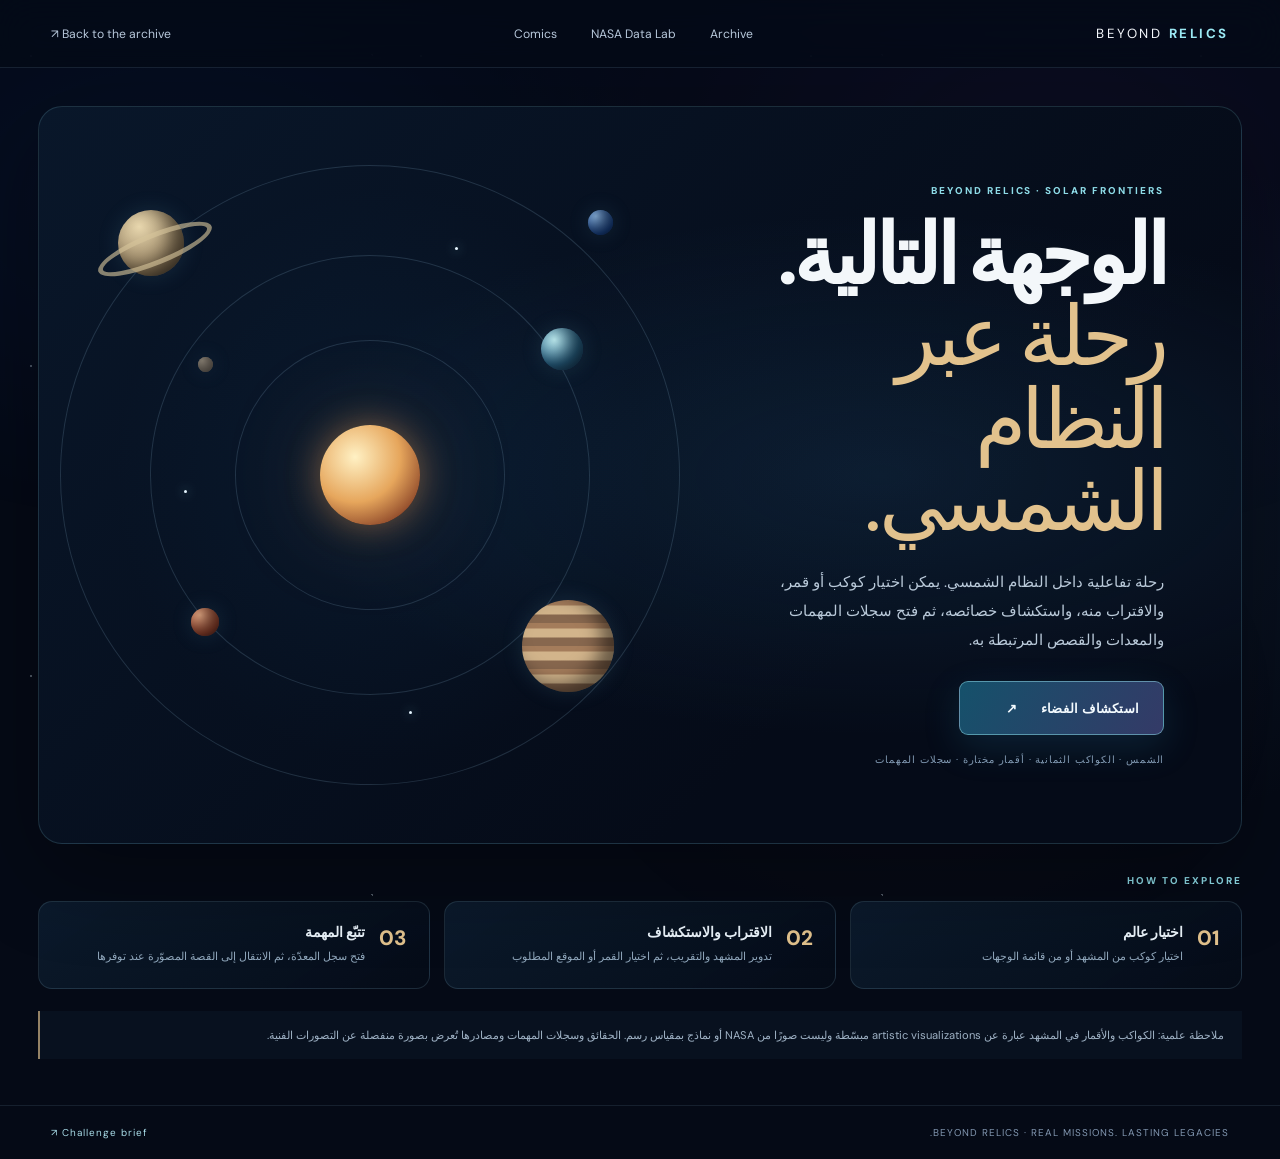
<file: lunar-journey.html>
<!doctype html>
<html lang="ar" dir="rtl">
<head>
<meta charset="utf-8">
<meta name="viewport" content="width=device-width,initial-scale=1,viewport-fit=cover">
<meta name="theme-color" content="#050a16">
<meta name="description" content="Explore the Sun, all eight planets, selected moons and the missions that connected them in an interactive 3D space archive.">
<title>Explore the Solar System — Beyond Relics</title>
<link rel="icon" href="assets/logos/favicon.svg">
<link rel="preconnect" href="https://fonts.googleapis.com">
<link rel="preconnect" href="https://fonts.gstatic.com" crossorigin>
<link href="https://fonts.googleapis.com/css2?family=Barlow+Condensed:wght@400;500;600;700&family=DM+Sans:wght@400;500;600;700;800&display=swap" rel="stylesheet">
<link rel="stylesheet" href="css/visual-system.css">
<link rel="stylesheet" href="css/cosmic-environment.css">
<link rel="stylesheet" href="css/layout-consistency.css">
<link rel="stylesheet" href="css/mission-universe.css">
<link rel="stylesheet" href="css/lunar-journey.css">
<script type="importmap">{"imports":{"three":"https://cdnjs.cloudflare.com/ajax/libs/three.js/0.160.1/three.module.min.js"}}</script>
<script src="https://cdn.jsdelivr.net/npm/gsap@3.12.5/dist/gsap.min.js" crossorigin="anonymous"></script>
<link rel="stylesheet" href="css/platform-finish.css">
</head>
<body class="lunar-journey-page">
<a class="skip-link" href="#main-content">Skip to main content</a>
<header class="lj-topbar">
<a href="index.html" class="lj-brand">BEYOND <b>RELICS</b></a>
<nav aria-label="Main navigation"><a href="artifacts.html">Archive</a><a href="data.html">NASA Data Lab</a><a href="comic.html">Comics</a></nav>
<a class="lj-exit" href="artifacts.html">Back to the archive ↗</a>
</header>
<main class="lj-explorer" id="main-content" tabindex="-1">
<section class="lj-explorer-hero">
<div class="lj-hero-copy">
<p class="lj-eyebrow">BEYOND RELICS · SOLAR FRONTIERS</p>
<h1>الوجهة التالية.<br><em>رحلة عبر النظام الشمسي.</em></h1>
<p>رحلة تفاعلية داخل النظام الشمسي. يمكن اختيار كوكب أو قمر، والاقتراب منه، واستكشاف خصائصه، ثم فتح سجلات المهمات والمعدات والقصص المرتبطة به.</p>
<button id="br-universe-launcher" class="lj-primary" type="button" aria-haspopup="dialog" aria-controls="br-universe">استكشاف الفضاء <span>↗</span></button>
<small>الشمس · الكواكب الثمانية · أقمار مختارة · سجلات المهمات</small>
</div>
<div class="lj-orbit-art" aria-hidden="true">
<span class="lj-orbit-ring lj-ring-one"></span><span class="lj-orbit-ring lj-ring-two"></span><span class="lj-orbit-ring lj-ring-three"></span>
<span class="lj-star lj-star-one"></span><span class="lj-star lj-star-two"></span><span class="lj-star lj-star-three"></span>
<span class="lj-sun"></span><span class="lj-planet lj-mercury"></span><span class="lj-planet lj-earth"></span><span class="lj-planet lj-mars"></span><span class="lj-planet lj-jupiter"></span><span class="lj-planet lj-saturn"></span><span class="lj-planet lj-neptune"></span>
</div>
</section>
<section class="lj-explorer-guide">
<p class="lj-eyebrow">HOW TO EXPLORE</p>
<div><span>01</span><b>اختيار عالم</b><small>اختيار كوكب من المشهد أو من قائمة الوجهات</small></div>
<div><span>02</span><b>الاقتراب والاستكشاف</b><small>تدوير المشهد والتقريب، ثم اختيار القمر أو الموقع المطلوب</small></div>
<div><span>03</span><b>تتبّع المهمة</b><small>فتح سجل المعدّة، ثم الانتقال إلى القصة المصوّرة عند توفرها</small></div>
</section>
<p class="lj-science-note">ملاحظة علمية: الكواكب والأقمار في المشهد عبارة عن artistic visualizations مبسّطة وليست صورًا من NASA أو نماذج بمقياس رسم. الحقائق وسجلات المهمات ومصادرها تُعرض بصورة منفصلة عن التصورات الفنية.</p>
</main>
<footer class="lj-footer"><span>BEYOND RELICS · REAL MISSIONS. LASTING LEGACIES.</span><a href="challenge.html">Challenge brief ↗</a></footer>
<script src="js/mission-universe.js" defer></script>
</body>
</html>
</file>
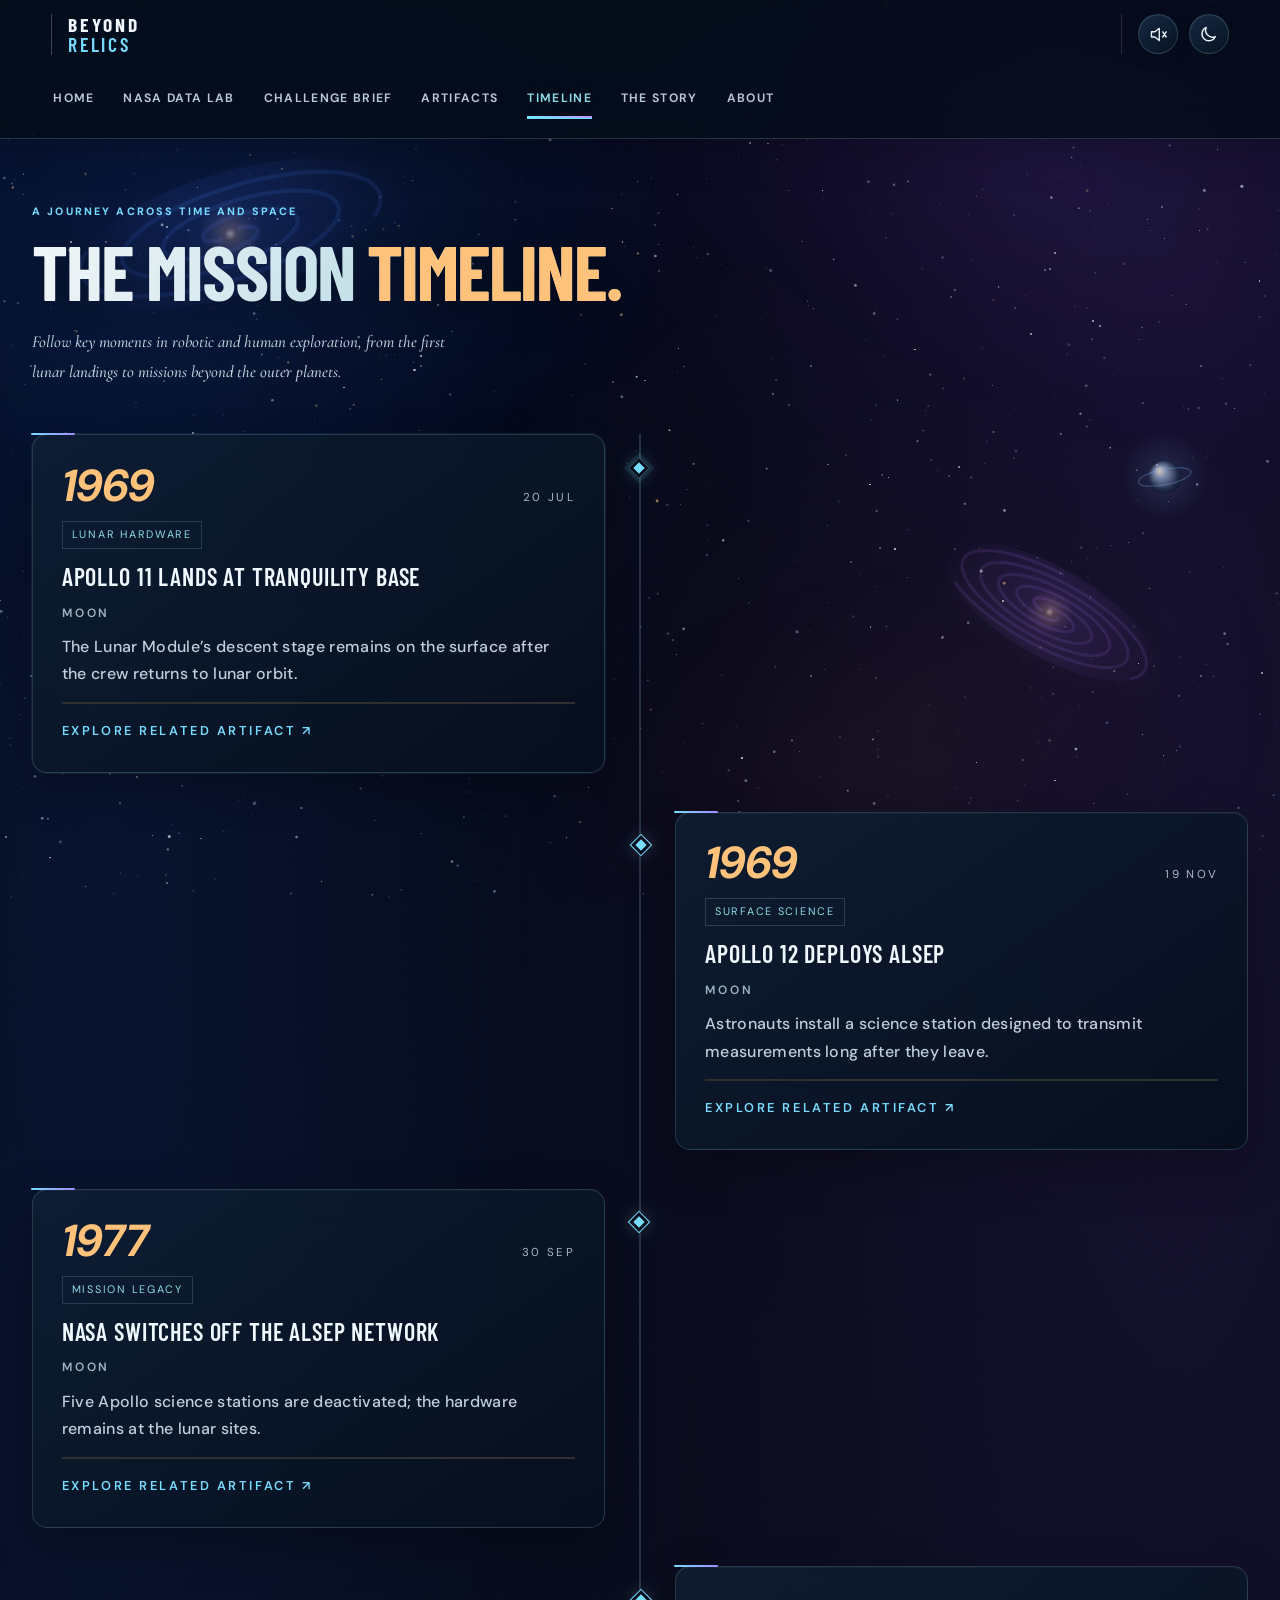
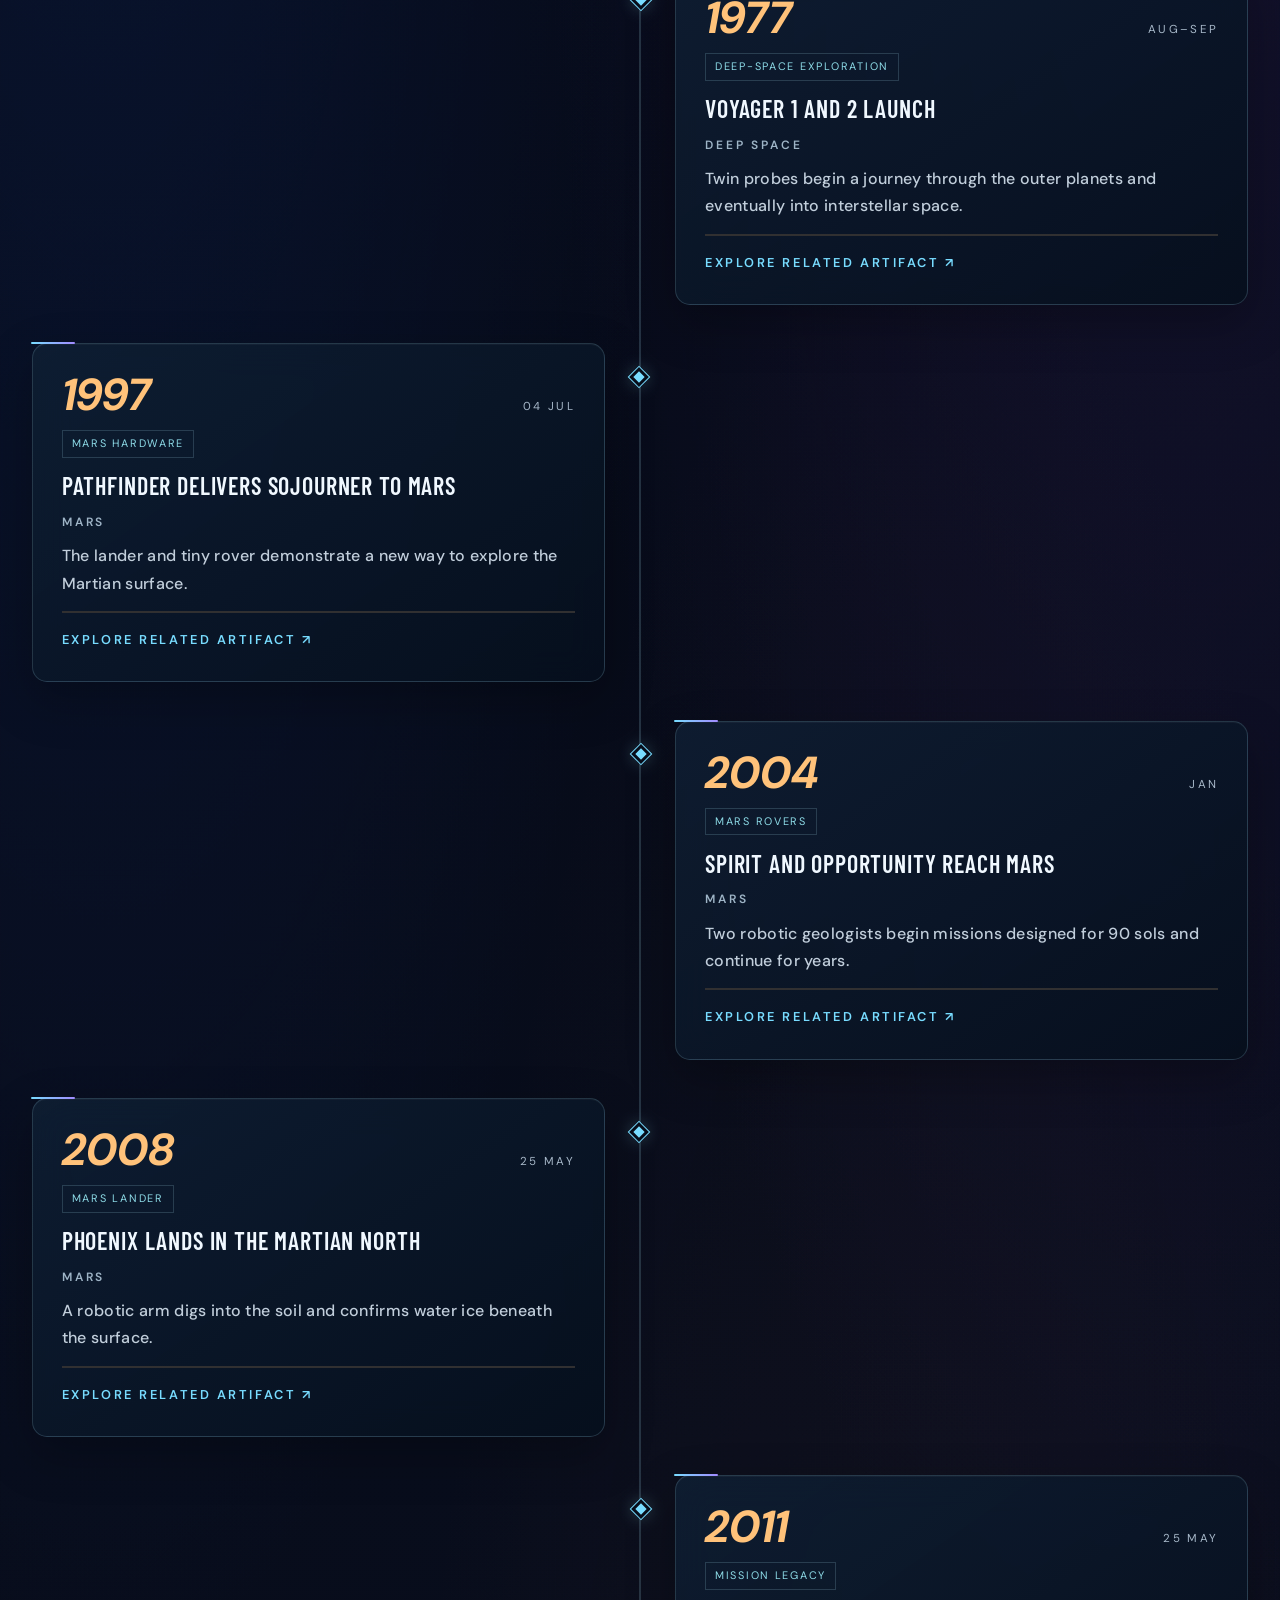
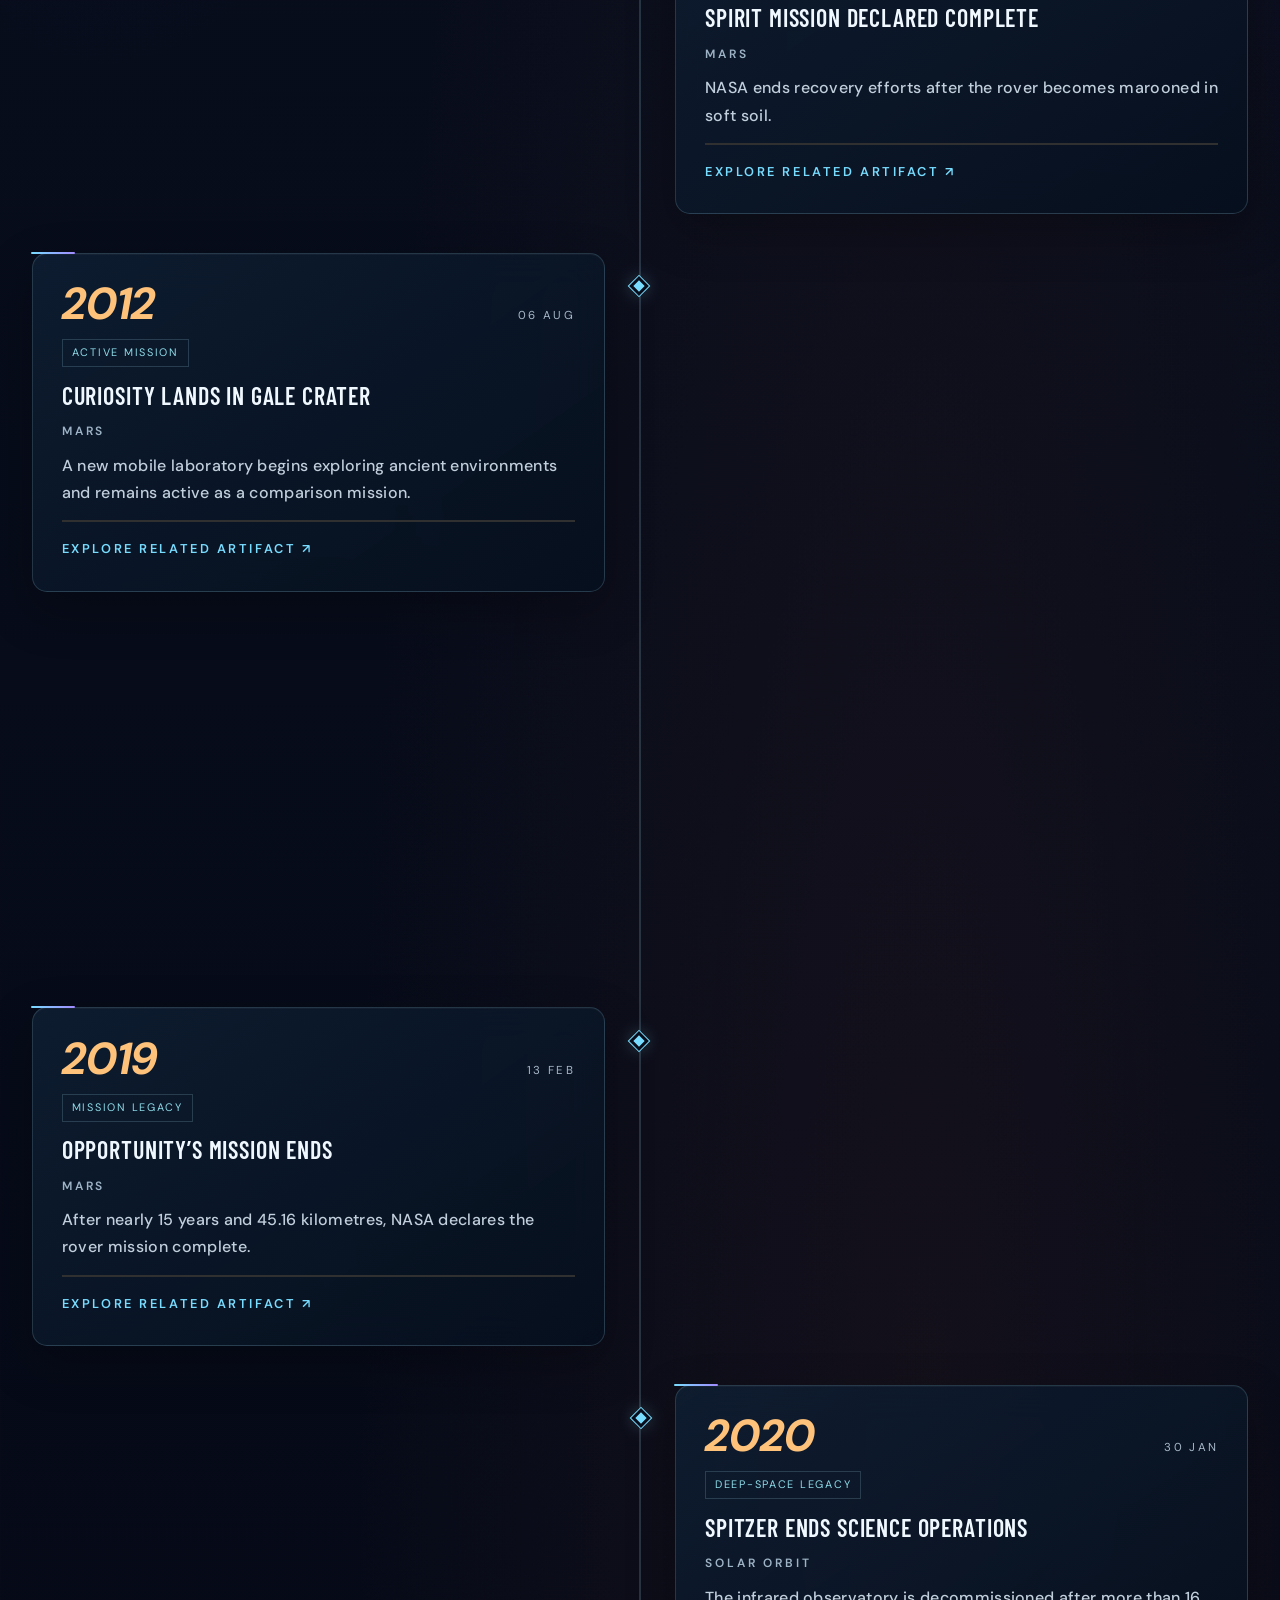
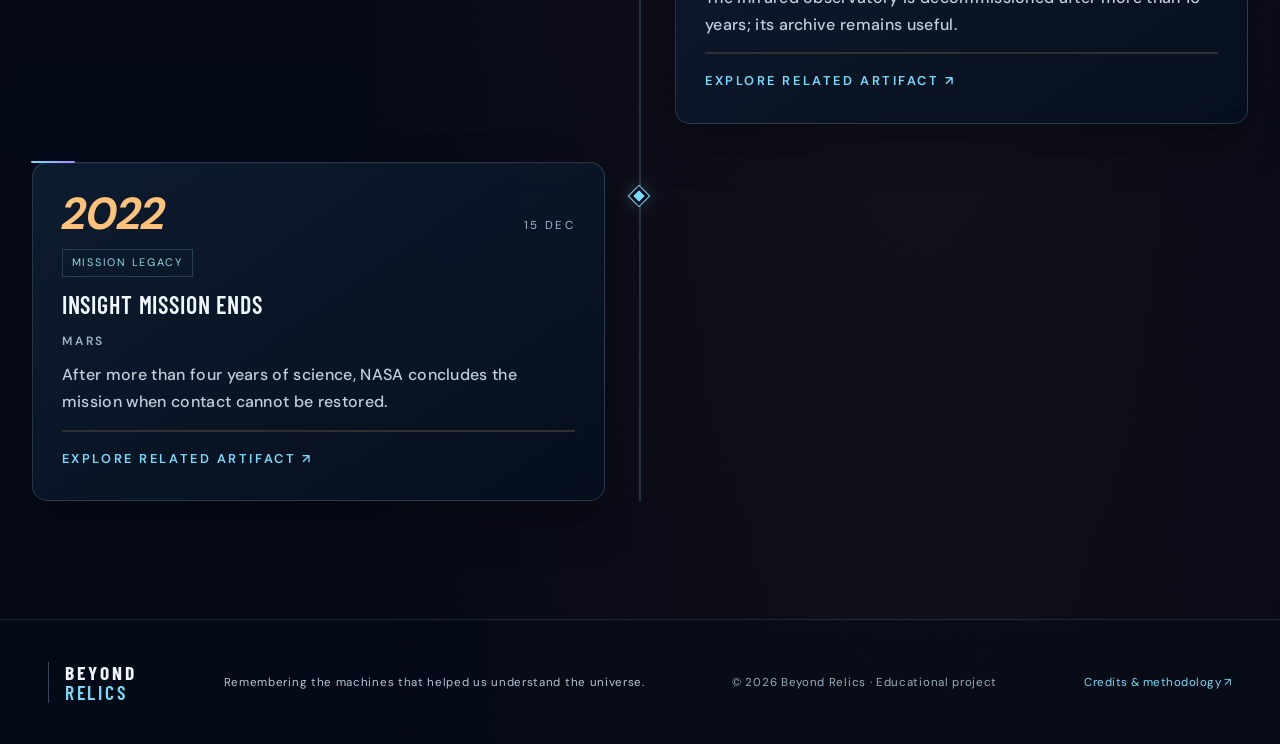
<file: timeline.html>
<!doctype html>
<html lang="en">
<head>
<meta charset="utf-8">
<meta name="viewport" content="width=device-width, initial-scale=1, viewport-fit=cover">
<meta name="theme-color" content="#080f1c">
<meta name="description" content="Key moments in robotic and human space exploration.">
<title>Timeline — Beyond Relics</title>
<link rel="icon" href="assets/logos/favicon.svg">
<link rel="preconnect" href="https://fonts.googleapis.com">
<link rel="preconnect" href="https://fonts.gstatic.com" crossorigin>
<link href="https://fonts.googleapis.com/css2?family=Barlow+Condensed:ital,wght@0,400;0,500;0,600;0,700;1,600;1,700&family=Cormorant+Garamond:ital,wght@1,500&display=swap" rel="stylesheet">
<link href="https://fonts.googleapis.com/css2?family=DM+Sans:wght@400;500;600;700;800&display=swap" rel="stylesheet">
<link rel="stylesheet" href="css/style.css">
<link rel="stylesheet" href="css/pages.css">
<link rel="stylesheet" href="css/responsive.css">
<link rel="stylesheet" href="css/polish.css">
<link rel="stylesheet" href="css/device-responsive.css">
 <link rel="stylesheet" href="css/cinematic-upgrade.css">
 <link rel="stylesheet" href="css/cinematic-atmosphere.css">

<link rel="stylesheet" href="css/motion-system.css">
<link rel="stylesheet" href="css/timeline-cinematic.css">
<script src="js/motion-system.js" defer></script>
<link rel="stylesheet" href="css/mission-universe.css">
<link rel="stylesheet" href="css/visual-system.css">
<link rel="stylesheet" href="css/cosmic-environment.css">
<link rel="stylesheet" href="css/layout-consistency.css">
<link rel="stylesheet" href="css/platform-finish.css">
</head>
<body>
<a class="skip-link" href="#main-content">Skip to main content</a>
<div id="stars" class="bg-stars" aria-hidden="true"></div>
<header class="nav">
    <a class="brand" href="index.html" aria-label="Beyond Relics home">Beyond<br><b>Relics</b></a>
    <nav aria-label="Main">
      <ul class="links">
        <li><a href="index.html">Home</a></li>
        <li><a href="data.html">NASA Data Lab</a></li><li><a href="challenge.html">Challenge Brief</a></li>
        <li><a href="artifacts.html">Artifacts</a></li>
        <li><a href="timeline.html" aria-current="page">Timeline</a></li>
        <li><a href="comic.html">The Story</a></li>
        <li><a href="about.html">About</a></li>
      </ul>
    </nav>
    <div class="tools">
      <button id="sound" type="button" aria-pressed="false" aria-label="Toggle sound">
        <svg viewBox="0 0 24 24"><path d="M4 9v6h4l5 4V5L8 9z"/><path class="off" d="M17 9l4 6M21 9l-4 6"/><path class="on" d="M16.5 8.5a5 5 0 010 7M19 6a8.5 8.5 0 010 12"/></svg>
      </button>
      <button id="theme" class="round" type="button" aria-pressed="false" aria-label="Toggle dim mode">
        <svg viewBox="0 0 24 24"><path d="M20 14.5A8 8 0 019.5 4 8 8 0 1020 14.5z"/></svg>
      </button>
    </div>
  </header>
<main class="page" id="main-content" tabindex="-1">
  <p class="eyebrow">A journey across time and space</p>
  <h1 class="page-title">The mission <em>timeline.</em></h1>
  <p class="lead">Follow key moments in robotic and human exploration, from the first lunar landings to missions beyond the outer planets.</p>
  <ol class="tl" id="tl" aria-label="Mission milestones in chronological order"></ol>
</main>
<footer class="footer"><a class="brand" href="index.html">Beyond<br><b>Relics</b></a><p>Remembering the machines that helped us understand the universe.</p><span>© <span data-year></span> Beyond Relics · Educational project</span><a class="footer-credits" href="credits.html">Credits &amp; methodology ↗</a></footer>
<script src="js/main.js"></script><script src="js/nasa-images.js"></script><script src="js/timeline.js"></script>
<script src="js/timeline-cinematic.js" defer></script>
<script src="js/cinematic-upgrade.js" defer></script>
 <script src="js/cinematic-atmosphere.js" defer></script>
<script src="js/mission-universe.js" defer></script>
<script src="js/cosmic-environment.js" defer></script>
</body>
</html>
</file>
<file: css/style.css>
:root {
  color-scheme: dark;
  --bg: #070b18;
  --bg2: #11172a;
  --bone: #edf4ff;
  --mute: #9aa9c5;
  --rust: #00bbf9;
  --line: rgba(155, 93, 229, .30);
  --cosmic-purple: #9b5de5;
  --cosmic-cyan: #00bbf9;
  --cosmic-gold: #ff9f1c;
  --dim: 0;
  --f-head: "Barlow Condensed", "Arial Narrow", Impact, sans-serif;
  --f-serif: "Cormorant Garamond", Georgia, serif;
  box-sizing: border-box;
  padding-top: env(safe-area-inset-top, 0px);
  padding-bottom: env(safe-area-inset-bottom, 0px);
}
:root[data-theme="dim"] { --dim: .55; }
*, *::before, *::after { box-sizing: inherit; }
html { min-height: 100%; scroll-padding-top: env(safe-area-inset-top, 0px); }
body {
  margin: 0; min-height: 100%; background: var(--bg); color: var(--bone);
  font-family: var(--f-head); overflow-x: hidden;
}
a { color: inherit; text-decoration: none; }
:focus-visible { outline: 2px solid var(--rust); outline-offset: 4px; }
[hidden] { display: none !important; }
body::after {
  content: ""; position: fixed; inset: 0; background: #000; opacity: var(--dim);
  pointer-events: none; z-index: 50; transition: opacity .4s;
}
.nav {
  position: relative; z-index: 60; display: flex; align-items: center; gap: 2rem;
  min-height: 80px; padding: .9rem clamp(1rem, 3.5vw, 3.2rem);
  border-bottom: 1px solid rgba(233, 220, 198, .1);
}
.brand {
  flex: none; font-weight: 600; font-size: 1.15rem; line-height: 1.05;
  letter-spacing: .14em; text-transform: uppercase; padding-left: 1rem;
  border-left: 1px solid var(--line);
}
.brand b { color: var(--rust); font-weight: 600; }
.links {
  display: flex; align-items: center; gap: clamp(1rem, 2.6vw, 2.6rem);
  margin: 0 auto; padding: 0; list-style: none;
}
.links a {
  display: block; white-space: nowrap; padding: .5rem 0; font-size: .95rem;
  letter-spacing: .16em; text-transform: uppercase; color: var(--mute);
  border-bottom: 2px solid transparent; transition: color .2s, border-color .2s;
}
.links a:hover, .links a[aria-current="page"] { color: var(--bone); }
.links a[aria-current="page"] { border-color: var(--rust); }
.tools {
  display: flex; align-items: center; gap: .65rem; padding-left: 1rem;
  border-left: 1px solid var(--line);
}
.tools button {
  display: grid; place-items: center; width: 2.5rem; height: 2.5rem;
  background: none; color: var(--bone); border: 0; border-radius: 50%; cursor: pointer;
}
.tools button.round { border: 1px solid var(--line); background: rgba(0,0,0,.35); }
.tools button:hover { color: var(--rust); }
.tools svg {
  width: 1.3rem; height: 1.3rem; fill: none; stroke: currentColor;
  stroke-width: 1.6; stroke-linecap: round; stroke-linejoin: round;
}
#sound[aria-pressed="false"] .on { display: none; }
#sound[aria-pressed="true"] .off { display: none; }
.btn {
  display: inline-flex; align-items: center; gap: .7rem; padding: .8rem 1.5rem;
  background: var(--rust); color: #140c08; border: 1px solid var(--rust);
  font: 600 .9rem var(--f-head); letter-spacing: .2em; text-transform: uppercase;
  cursor: pointer; transition: filter .2s, transform .2s;
}
.btn:hover { filter: brightness(1.15); transform: translateY(-2px); }
.btn.ghost { background: transparent; color: var(--bone); border-color: var(--line); }
.btn.ghost:hover { border-color: var(--rust); color: var(--rust); }
.footer {
  position: relative; z-index: 2; display: flex; align-items: center;
  justify-content: space-between; gap: 1rem; flex-wrap: wrap;
  padding: 1.6rem clamp(1rem, 3.5vw, 3.2rem);
  border-top: 1px solid rgba(233,220,198,.1); color: var(--mute);
  font-size: .85rem; letter-spacing: .14em; text-transform: uppercase;
}
.footer p { margin: 0; }
@media (prefers-reduced-motion: reduce) {
  *, *::before, *::after { scroll-behavior: auto !important; animation-duration: .01ms !important; transition-duration: .01ms !important; }
}
/* Ambient sound control state */
.tools button#sound{position:relative;transition:color .25s,background .25s,box-shadow .25s}
.tools button#sound[aria-pressed="true"]{color:var(--rust);background:rgba(217,85,43,.1);box-shadow:0 0 0 1px rgba(217,85,43,.3),0 0 22px rgba(217,85,43,.12)}
.tools button#sound[aria-pressed="true"] svg{filter:drop-shadow(0 0 5px rgba(217,85,43,.45))}
.tools button#sound[aria-pressed="true"]::after{content:"";position:absolute;right:3px;bottom:3px;width:5px;height:5px;border-radius:50%;background:var(--rust);box-shadow:0 0 8px var(--rust)}
.tools button#sound:focus-visible{outline:2px solid var(--rust);outline-offset:4px}

/* Cinematic soundtrack control */
.tools button#sound { position:relative; transition:color .25s,background .25s,box-shadow .25s,transform .25s; }
.tools button#sound[aria-pressed="true"] {
  color:var(--rust); background:rgba(217,85,43,.13);
  box-shadow:0 0 0 1px rgba(217,85,43,.38),0 0 26px rgba(217,85,43,.2);
  transform:scale(1.04);
}
.tools button#sound[aria-pressed="true"] svg { filter:drop-shadow(0 0 7px rgba(217,85,43,.7)); }
.tools button#sound[aria-pressed="true"]::after {
  content:""; position:absolute; right:2px; bottom:2px; width:6px; height:6px;
  border-radius:50%; background:var(--rust); box-shadow:0 0 10px var(--rust);
  animation:relic-audio-pulse 1.8s ease-in-out infinite;
}
@keyframes relic-audio-pulse { 0%,100% { opacity:.55; transform:scale(.8); } 50% { opacity:1; transform:scale(1.25); } }
.tools button#sound:focus-visible { outline:2px solid var(--rust); outline-offset:4px; }


/* Beyond Relics — Solar Frontiers visual identity */
:root {
  --bg: #070b18;
  --bg2: #11172a;
  --bone: #edf4ff;
  --mute: #9aa9c5;
  --rust: #00bbf9;
  --line: rgba(155,93,229,.30);
  --cosmic-purple: #9b5de5;
  --cosmic-cyan: #00bbf9;
  --cosmic-gold: #ff9f1c;
  --f-head: "Barlow Condensed", "Arial Narrow", Impact, sans-serif;
}
body {
  background:
    radial-gradient(ellipse at 12% 18%, rgba(82,42,145,.22), transparent 34rem),
    radial-gradient(ellipse at 88% 4%, rgba(0,187,249,.12), transparent 32rem),
    #070b18;
  color: var(--bone);
}
.nav {
  background: rgba(7,11,24,.88);
  border-bottom: 1px solid rgba(0,187,249,.18);
  backdrop-filter: blur(18px);
}
.brand b, .eyebrow, .back:hover, .more, .facts dt { color: var(--cosmic-cyan); }
.links a:hover, .links a[aria-current="page"] {
  color: #fff;
  border-color: var(--cosmic-cyan);
  text-shadow: 0 0 16px rgba(0,187,249,.45);
}
.tools button:hover { color: var(--cosmic-cyan); }
.btn {
  background: linear-gradient(110deg,var(--cosmic-purple),#6540b8);
  border-color: rgba(177,137,255,.8);
  color: #fff;
  border-radius: 999px;
  box-shadow: 0 8px 28px rgba(155,93,229,.22);
}
.btn:hover { filter: brightness(1.14); box-shadow: 0 10px 34px rgba(0,187,249,.22); }
.btn.ghost { background: rgba(11,18,37,.55); border-color: rgba(0,187,249,.42); }
.btn.ghost:hover { color: var(--cosmic-cyan); border-color: var(--cosmic-cyan); }
.panel {
  border: 1px solid rgba(115,146,206,.28);
  border-radius: 18px;
  background: linear-gradient(145deg,rgba(19,27,49,.92),rgba(8,13,28,.88));
  box-shadow: 0 18px 50px rgba(0,0,0,.35), inset 0 1px rgba(255,255,255,.035);
}
.panel::before { background: linear-gradient(90deg,var(--cosmic-purple),var(--cosmic-cyan)); border-radius: 9px; }
.footer { border-color: rgba(0,187,249,.18); background: rgba(7,11,24,.65); }
:focus-visible { outline-color: var(--cosmic-cyan); }
</file>
<file: css/home.css>
.hero {
  position: relative;
  min-height: 100svh;
  display: flex;
  flex-direction: column;
  overflow: hidden;
  background: radial-gradient(120% 80% at 70% 10%, #14161f 0%, var(--bg) 60%)
}

#stars {
  position: absolute;
  inset: 0;
  pointer-events: none
}

#stars i {
  position: absolute;
  border-radius: 50%;
  background: #fff
}

/* scenery */
.earth {
  position: absolute;
  right: -8vw;
  top: 6vh;
  width: min(46vw, 720px);
  aspect-ratio: 1;
  border-radius: 50%;
  z-index: 1;
  background:
    radial-gradient(ellipse 22% 14% at 36% 38%, #8d8a80 0 60%, transparent 62%),
    radial-gradient(ellipse 16% 22% at 30% 52%, #6c6a62 0 60%, transparent 62%),
    radial-gradient(ellipse 28% 10% at 55% 30%, #a8a59a 0 55%, transparent 60%),
    radial-gradient(ellipse 18% 12% at 62% 62%, #7e7b72 0 55%, transparent 60%),
    radial-gradient(circle at 30% 28%, #1f4268 0%, #0d2038 45%, #050b16 75%);
  box-shadow: inset -3vw -3vw 6vw rgba(0, 0, 0, .85), 0 0 90px rgba(70, 120, 190, .25)
}

.earth::after {
  content: "";
  position: absolute;
  inset: -1.5%;
  border-radius: 50%;
  box-shadow: 0 0 40px 6px rgba(110, 160, 230, .3);
  opacity: .7
}

.ground {
  position: absolute;
  left: 0;
  right: 0;
  bottom: 0;
  height: 46%;
  z-index: 2;
  background: linear-gradient(180deg, transparent 0, #1a1613 28%, #0c0a09 100%);
  clip-path: polygon(0 38%, 10% 22%, 22% 30%, 34% 16%, 50% 30%, 70% 34%, 100% 18%, 100% 100%, 0 100%)
}

.astro {
  position: absolute;
  left: clamp(0px, 6vw, 110px);
  top: clamp(110px, 19vh, 190px);
  width: clamp(120px, 19vw, 300px);
  z-index: 3;
  color: #cfc4b0
}

.astro svg {
  display: block;
  width: 100%;
  height: auto
}

/* title */
.copy {
  position: relative;
  z-index: 4;
  text-align: center;
  padding: clamp(1.4rem, 6.5vh, 4rem) 1rem 0
}

.kicker {
  margin: 0 0 .6rem;
  font-size: .8rem;
  font-style: italic;
  letter-spacing: .32em;
  text-transform: uppercase;
  color: var(--mute)
}

.kicker::before,
.kicker::after {
  content: "";
  display: inline-block;
  width: 1.6rem;
  height: 1px;
  background: var(--mute);
  vertical-align: middle;
  margin: 0 .8rem
}

h1 {
  margin: 0;
  font-style: italic;
  font-weight: 700;
  text-transform: uppercase;
  line-height: .95;
  letter-spacing: .03em;
  font-size: clamp(2.5rem, 7.6vw, 6.6rem);
  background: linear-gradient(180deg, #f2e8d6, #b9aa90);
  -webkit-background-clip: text;
  background-clip: text;
  color: transparent;
  text-shadow: none;
  filter: drop-shadow(0 6px 18px rgba(0, 0, 0, .6))
}

h1 span {
  display: block
}

h1 em {
  font-style: inherit;
  color: var(--rust);
  -webkit-text-fill-color: var(--rust)
}

.sub {
  margin: 1rem auto 0;
  max-width: 34ch;
  font-family: var(--f-serif);
  font-style: italic;
  font-weight: 500;
  font-size: clamp(1rem, 1.7vw, 1.35rem);
  line-height: 1.4;
  color: #d9ccb6
}

.divider {
  display: flex;
  align-items: center;
  justify-content: center;
  gap: 1rem;
  margin-top: 1.3rem;
  color: var(--mute)
}

.divider::before,
.divider::after {
  content: "";
  width: min(14vw, 160px);
  height: 1px;
  background: var(--line)
}

.divider svg {
  width: 1.7rem;
  height: 1.7rem;
  fill: none;
  stroke: currentColor;
  stroke-width: 1.2
}

/* cards */
.cards {
  position: relative;
  z-index: 4;
  margin-top: auto;
  display: flex;
  gap: 1.1%;
  padding: 2rem clamp(.8rem, 2.5vw, 2.4rem) 5.2rem;
  align-items: flex-end;
  justify-content: center
}

.card {
  --r: 0deg;
  --ry: 0deg;
  --y: 0px;
  position: relative;
  flex: 1 1 0;
  min-width: 0;
  aspect-ratio: 1/1.12;
  display: flex;
  flex-direction: column;
  justify-content: flex-end;
  border: 2px solid rgba(233, 220, 198, .55);
  overflow: hidden;
  color: var(--bone);
  transform: translateY(var(--y)) perspective(1000px) rotateY(var(--ry)) rotate(var(--r));
  transition: transform .3s, border-color .3s, box-shadow .3s;
  box-shadow: 0 18px 40px rgba(0, 0, 0, .6);
  animation: rise .8s cubic-bezier(.2, .7, .2, 1) backwards;
  animation-delay: calc(var(--i)*90ms + .3s)
}

.card:hover,
.card:focus-visible {
  transform: translateY(calc(var(--y) - 10px)) perspective(1000px) rotateY(0deg) rotate(0deg);
  border-color: var(--rust);
  box-shadow: 0 24px 50px rgba(0, 0, 0, .7), 0 0 0 1px var(--rust)
}

.card .art {
  position: absolute;
  inset: 6% 8% 28%;
  display: grid;
  place-items: center
}

.card .art svg {
  width: 100%;
  height: 100%;
  overflow: visible
}

.art svg * {
  fill: #2b2723;
  stroke: #d8cab2;
  stroke-width: 1.6;
  stroke-linejoin: round;
  stroke-linecap: round
}

.art svg .nf {
  fill: none
}

.label {
  position: relative;
  display: flex;
  align-items: center;
  justify-content: space-between;
  gap: .5rem;
  padding: .9rem 1rem;
  background: linear-gradient(180deg, transparent, rgba(0, 0, 0, .82) 45%)
}

.label h2 {
  margin: 0;
  font-size: clamp(.95rem, 1.45vw, 1.3rem);
  font-weight: 600;
  line-height: 1.1;
  letter-spacing: .08em;
  text-transform: uppercase
}

.go {
  flex: none;
  display: grid;
  place-items: center;
  width: 2rem;
  height: 2rem;
  border: 1px solid var(--bone);
  border-radius: 50%
}

.go svg {
  width: .95rem;
  height: .95rem;
  fill: none;
  stroke: currentColor;
  stroke-width: 1.8;
  stroke-linecap: round;
  stroke-linejoin: round
}

.card:hover .go {
  background: var(--rust);
  border-color: var(--rust)
}

.c1 {
  --r: -2.2deg;
  --ry: 10deg;
  --y: -6px;
  background: radial-gradient(120% 80% at 50% 100%, #3a3836, #0e0e10)
}

.c2 {
  --r: -1deg;
  --ry: 6deg;
  --y: 14px;
  background: linear-gradient(180deg, #8f4a33, #3a1b12)
}

.c3 {
  --r: 1.4deg;
  --ry: 0deg;
  --y: 20px;
  background: radial-gradient(90% 70% at 50% 40%, #10142a, #06070d);
  border-color: rgba(233, 220, 198, .85)
}

.c4 {
  --r: -1.6deg;
  --ry: -6deg;
  --y: 2px;
  background: radial-gradient(70% 60% at 65% 30%, #6b4a86, transparent), linear-gradient(180deg, #1a1630, #0b0a18)
}

.c5 {
  --r: -3deg;
  --ry: -10deg;
  --y: -14px;
  background: radial-gradient(130% 70% at 60% 105%, #2c5e92 0 35%, transparent 36%), linear-gradient(180deg, #0a0e1a, #08101f)
}

/* footer strip */
.scroll {
  position: absolute;
  z-index: 6;
  left: clamp(1rem, 3.5vw, 3.2rem);
  bottom: max(1.4rem, env(safe-area-inset-bottom, 0px));
  display: flex;
  align-items: center;
  gap: 1rem;
  background: none;
  border: 0;
  color: var(--bone);
  font: inherit;
  font-size: .8rem;
  letter-spacing: .28em;
  text-transform: uppercase;
  cursor: pointer;
  padding: 0
}

.scroll span.ring {
  display: grid;
  place-items: center;
  width: 2.5rem;
  height: 2.5rem;
  border: 1px solid var(--bone);
  border-radius: 50%
}

.scroll svg {
  width: 1.1rem;
  height: 1.1rem;
  fill: none;
  stroke: currentColor;
  stroke-width: 1.6;
  stroke-linecap: round;
  stroke-linejoin: round
}

.tag {
  position: absolute;
  z-index: 6;
  right: clamp(1rem, 3.5vw, 3.2rem);
  bottom: max(1.4rem, env(safe-area-inset-bottom, 0px));
  display: flex;
  align-items: center;
  gap: 1rem;
  padding: .6rem 1rem .6rem 2.4rem;
  border: 1px solid var(--line);
  background: rgba(0, 0, 0, .4);
  clip-path: polygon(8% 0, 100% 0, 100% 100%, 0 100%);
  font-size: .8rem;
  letter-spacing: .24em;
  text-transform: uppercase;
  color: var(--mute)
}

.tag i {
  display: inline-block;
  width: .35rem;
  height: 1.2rem;
  background: var(--rust);
  transform: skewX(-24deg);
  margin-left: -.4rem
}

.spark {
  position: absolute;
  z-index: 6;
  left: 50%;
  bottom: 1.6rem;
  translate: -50% 0;
  width: min(34vw, 520px);
  display: flex;
  align-items: center;
  gap: 1rem;
  color: var(--mute)
}

.spark::before,
.spark::after {
  content: "";
  flex: 1;
  height: 1px;
  background: var(--line)
}

.spark svg {
  width: 1.4rem;
  height: 1.4rem;
  fill: currentColor
}

@keyframes rise {
  from {
    opacity: 0;
    translate: 0 40px
  }

  to {
    opacity: 1;
    translate: 0 0
  }
}

@keyframes fade {
  from {
    opacity: 0;
    filter: blur(6px)
  }

  to {
    opacity: 1;
    filter: blur(0)
  }
}

h1 {
  animation: fade 1.1s ease .1s backwards
}

@media (prefers-reduced-motion:reduce) {

  .card,
  h1 {
    animation: none;
    transition: none
  }
}

/* Refined archive labels, accessibility, and editorial transition */
.card-meta{display:block;margin-bottom:.42rem;color:rgba(233,220,198,.7);font-size:.62rem;font-weight:600;letter-spacing:.2em}
.label>div{min-width:0}
.skip-link{position:fixed;z-index:100;top:.75rem;left:.75rem;padding:.75rem 1rem;transform:translateY(-160%);background:var(--bone);color:var(--bg);font-weight:700}
.skip-link:focus{transform:translateY(0)}
.mission-brief{position:relative;isolation:isolate;display:grid;grid-template-columns:minmax(0,1.35fr) minmax(220px,.65fr);align-items:center;gap:clamp(2rem,7vw,7rem);min-height:420px;overflow:hidden;padding:clamp(3.5rem,8vw,7rem) clamp(1.2rem,8vw,8rem);border-top:1px solid rgba(233,220,198,.14);background:radial-gradient(65% 110% at 100% 50%,rgba(54,79,112,.22),transparent 72%),#0b0c12}
.brief-orbit{position:absolute;z-index:-1;width:min(58vw,680px);aspect-ratio:1;right:-15%;top:50%;translate:0 -50%;border:1px solid rgba(233,220,198,.1);border-radius:50%;box-shadow:0 0 0 45px rgba(233,220,198,.018),0 0 0 90px rgba(233,220,198,.014),0 0 100px rgba(80,120,180,.1)}
.brief-copy{max-width:720px}.brief-copy .eyebrow{margin-bottom:1rem}
.brief-copy h2{margin:0;font-size:clamp(2.5rem,6vw,5.3rem);line-height:.92;text-transform:uppercase;letter-spacing:.02em}
.brief-copy h2 em{color:var(--rust);font-style:italic}
.brief-copy>p:not(.eyebrow){max-width:54ch;margin:1.25rem 0 1.8rem;color:#c8bdab;font:italic 500 clamp(1.1rem,1.8vw,1.35rem)/1.55 var(--f-serif)}
.brief-actions{display:flex;flex-wrap:wrap;gap:.8rem}
.brief-stats{display:grid;gap:1.3rem;padding-left:clamp(1rem,3vw,2.5rem);border-left:1px solid var(--line)}
.brief-stats div{display:grid;gap:.1rem}.brief-stats strong{color:var(--bone);font-size:clamp(2rem,4vw,3.3rem);line-height:1;letter-spacing:.04em}
.brief-stats span{color:var(--mute);font-size:.76rem;letter-spacing:.2em;text-transform:uppercase}

/* NASA image-backed featured cards; the original vector art remains as a fallback. */
.card .art { isolation:isolate; }
.card .art img {
  position:absolute; inset:0; z-index:0; width:100%; height:100%;
  object-fit:cover; object-position:center; opacity:0;
  filter:saturate(.82) contrast(1.08);
  transition:opacity .35s ease, transform .5s ease;
}
.card .art.has-nasa-image img { opacity:.88; }
.card .art.has-nasa-image svg { opacity:0; }
.card .art .nasa-image-credit {
  position:absolute; z-index:2; top:.35rem; right:.35rem;
  padding:.25rem .4rem; background:rgba(5,7,12,.72);
  color:#f0e7d8; font:600 .52rem/1.2 var(--f-sans,Arial,sans-serif);
  letter-spacing:.12em; border:1px solid rgba(233,220,198,.25);
}
.card .art.has-nasa-image::after {
  content:""; position:absolute; inset:0; z-index:1;
  background:linear-gradient(180deg,rgba(5,7,12,.08),rgba(5,7,12,.24));
  pointer-events:none;
}
.card:hover .art.has-nasa-image img { transform:scale(1.045); }
@media(prefers-reduced-motion:reduce) {
  .card .art img { transition:none; }
}

/* Live NASA photographs layered into the featured mission cards */
.cards .card .art{position:relative;overflow:hidden}
.cards .card .art>img{position:absolute;inset:0;width:100%;height:100%;object-fit:cover;z-index:0;filter:saturate(.92) contrast(1.06)}
.cards .card .art>svg{position:relative;z-index:1;opacity:.18}
.cards .card .art .nasa-image-credit{position:absolute;z-index:2;right:.5rem;bottom:.5rem;padding:.28rem .42rem;background:rgba(4,6,10,.78);color:#f4ead8;font-size:.58rem;text-decoration:none;letter-spacing:.08em}

/* Mission-specific vector fallback remains visible when NASA image search is offline */
.artifact-illustration{position:absolute;inset:0;display:grid;place-items:center;overflow:hidden;background:radial-gradient(ellipse at 70% 20%,rgba(115,137,177,.28),transparent 38%),linear-gradient(155deg,#1c2938,#080b12 72%);z-index:0}
.artifact-illustration svg{width:100%;height:100%;opacity:1;overflow:visible}
.artifact-illustration .illustration-planet{fill:rgba(198,188,164,.1);stroke:rgba(231,220,197,.35);stroke-width:2}
.artifact-illustration .illustration-ground{fill:rgba(170,105,74,.28)}
.artifact-illustration .illustration-ridge,.artifact-illustration .illustration-line{fill:none;stroke:#d7c7ad;stroke-width:5;stroke-linecap:round;stroke-linejoin:round}
.artifact-illustration .illustration-object{fill:rgba(190,177,151,.22);stroke:#e5d6bc;stroke-width:4}
.artifact-illustration .illustration-wheel{fill:#111923;stroke:#d9c7a8;stroke-width:5}
.artifact-illustration .illustration-lens{fill:#9eb5c7;stroke:#e8ddc9;stroke-width:4}
.illustration-caption{position:absolute;left:.8rem;bottom:.8rem;padding:.3rem .45rem;background:rgba(4,6,10,.76);color:rgba(238,227,207,.72);font-size:.54rem;letter-spacing:.12em}


/* Solar Frontiers — cinematic NASA archive home */
.hero {
  min-height: min(100svh, 1080px);
  background:
    radial-gradient(ellipse at 52% 12%,rgba(89,42,155,.26),transparent 42%),
    radial-gradient(ellipse at 82% 40%,rgba(0,187,249,.16),transparent 36%),
    linear-gradient(180deg,#070b18,#090d20 72%,#070b18);
}
.hero::before {
  content:""; position:absolute; inset:0; z-index:0; pointer-events:none;
  background-image:
    radial-gradient(1px 1px at 12% 22%,#fff 98%,transparent),
    radial-gradient(1px 1px at 44% 12%,#b8d9ff 98%,transparent),
    radial-gradient(2px 2px at 72% 32%,#fff 98%,transparent),
    radial-gradient(1px 1px at 86% 72%,#b8d9ff 98%,transparent);
  background-size:170px 150px,230px 190px,280px 240px,190px 210px;
  opacity:.55;
}
.earth {
  background:
    radial-gradient(ellipse at 38% 38%,rgba(47,128,193,.62),transparent 24%),
    radial-gradient(ellipse at 62% 58%,rgba(43,154,176,.48),transparent 22%),
    radial-gradient(circle at 34% 30%,#244a79 0%,#102442 48%,#050b18 76%);
  box-shadow: inset -3vw -3vw 6vw rgba(0,0,0,.88),0 0 110px rgba(0,187,249,.22);
  opacity:.82;
}
.ground { background:linear-gradient(180deg,transparent,#17152c 38%,#090d1b); }
h1 {
  background:linear-gradient(110deg,#f4f7ff 8%,#b99aff 52%,#00bbf9 92%);
  -webkit-background-clip:text; background-clip:text; color:transparent;
}
h1 em { color:var(--cosmic-cyan); -webkit-text-fill-color:var(--cosmic-cyan); }
.kicker { color:#9db5d9; }
.sub { color:#d9e6ff; }
.cards { gap:clamp(.65rem,1.2vw,1.2rem); padding-top:2.2rem; }
.card {
  border:1px solid rgba(125,153,215,.62);
  border-radius:24px;
  background:linear-gradient(145deg,#151b35,#090e1c);
  box-shadow:0 18px 44px rgba(0,0,0,.48),0 0 22px rgba(155,93,229,.13);
}
.card:hover,.card:focus-visible {
  border-color:var(--cosmic-cyan);
  box-shadow:0 24px 58px rgba(0,0,0,.62),0 0 28px rgba(0,187,249,.22);
}
.card .art { inset:0 0 24%; }
.cards .card .art>img { filter:saturate(.92) contrast(1.06); }
.cards .card .art>svg { opacity:.12; }
.label {
  min-height:108px;
  background:linear-gradient(180deg,transparent,rgba(5,8,20,.96) 40%);
  padding:1rem 1.05rem;
}
.label h2 { letter-spacing:.035em; color:#f4f7ff; }
.card-meta { color:#76dfff; }
.go { color:#07101d; background:var(--cosmic-gold); border-color:var(--cosmic-gold); }
.card:hover .go { background:var(--cosmic-cyan); border-color:var(--cosmic-cyan); }
.c1,.c2,.c3,.c4,.c5 { background:linear-gradient(155deg,#1b1b3b,#080d1b); }
.tag { border-color:rgba(0,187,249,.35); background:rgba(7,11,24,.72); color:#c0d0eb; }
.tag i { background:var(--cosmic-purple); }
.scroll span.ring { border-color:var(--cosmic-cyan); color:var(--cosmic-cyan); }
.mission-brief {
  background:
    radial-gradient(60% 100% at 100% 50%,rgba(0,187,249,.12),transparent 70%),
    radial-gradient(60% 100% at 0 0,rgba(155,93,229,.15),transparent 72%),#090e1d;
  border-color:rgba(0,187,249,.22);
}
.brief-orbit { border-color:rgba(0,187,249,.18); box-shadow:0 0 0 45px rgba(155,93,229,.035),0 0 0 90px rgba(0,187,249,.025),0 0 110px rgba(0,187,249,.12); }
.brief-copy h2 em { color:var(--cosmic-cyan); }
.brief-copy>p:not(.eyebrow) { color:#c6d5ef; }
.brief-stats { border-color:rgba(0,187,249,.28); }
.brief-stats strong { color:#fff; }
.brief-stats span { color:#9eafd0; }

/* Real-photo comic chronicle and NASA data overview */
.chronicle-section,.science-panels {
  position:relative; z-index:2; padding:clamp(3rem,6vw,5.5rem) clamp(1rem,4vw,3.5rem);
  background:radial-gradient(70% 100% at 50% 0,rgba(111,62,183,.17),transparent 72%),#080d1c;
  border-top:1px solid rgba(0,187,249,.16);
}
.section-heading { text-align:center; max-width:850px; margin:0 auto 2rem; }
.section-heading .eyebrow { color:var(--cosmic-cyan); }
.section-heading h2 {
  margin:.25rem 0 .65rem; font-size:clamp(2rem,4vw,3.4rem);
  line-height:1; text-transform:uppercase; color:#f4f7ff;
}
.section-heading p { margin:0 auto; max-width:60ch; color:#aebfdd; font-size:1.05rem; line-height:1.6; }
.chronicle-grid {
  display:grid; grid-template-columns:repeat(4,minmax(0,1fr)); gap:1rem;
  max-width:1500px; margin:0 auto;
}
.chronicle-card {
  min-width:0; position:relative; display:flex; flex-direction:column; overflow:hidden;
  min-height:340px; border:1px solid rgba(137,155,206,.55); border-radius:20px;
  background:#10172a; box-shadow:0 18px 44px rgba(0,0,0,.38);
  transition:transform .25s,border-color .25s,box-shadow .25s;
}
.chronicle-card:hover { transform:translateY(-7px); border-color:var(--cosmic-cyan); box-shadow:0 20px 48px rgba(0,187,249,.13); }
.chronicle-visual { position:relative; min-height:210px; flex:1; overflow:hidden; background:radial-gradient(ellipse at 50% 30%,#34245d,#0b1327 72%); }
.chronicle-visual img { position:absolute; inset:0; width:100%; height:100%; object-fit:cover; }
.chronicle-visual::after { content:""; position:absolute; inset:35% 0 0; background:linear-gradient(transparent,rgba(5,8,19,.72)); pointer-events:none; }
.chronicle-credit { position:absolute; z-index:2; top:.65rem; right:.65rem; padding:.32rem .55rem; border:1px solid rgba(255,255,255,.25); border-radius:999px; background:rgba(5,8,19,.78); color:#eaf6ff; font-size:.62rem; letter-spacing:.08em; }
.chronicle-copy { padding:1rem 1.1rem 1.2rem; }
.chronicle-copy small { color:var(--cosmic-cyan); font-size:.68rem; letter-spacing:.16em; text-transform:uppercase; }
.chronicle-copy h3 { margin:.35rem 0; color:#f4f7ff; font-size:1.35rem; line-height:1.1; }
.chronicle-copy p { margin:0; color:#afbed9; line-height:1.5; font-size:.96rem; }
.chronicle-copy a { display:inline-block; margin-top:.8rem; color:#ffbf59; font-size:.8rem; letter-spacing:.08em; }
.science-grid { display:grid; grid-template-columns:repeat(3,minmax(0,1fr)); gap:1rem; max-width:1400px; margin:0 auto; }
.science-card {
  padding:1.25rem; border:1px solid rgba(115,146,206,.32); border-radius:18px;
  background:linear-gradient(145deg,rgba(22,30,55,.94),rgba(8,13,28,.92));
}
.science-card .science-icon { color:var(--cosmic-cyan); font-size:1.6rem; }
.science-card h3 { margin:.45rem 0; color:#f4f7ff; font-size:1.15rem; }
.science-card p { margin:0; color:#aebfdd; line-height:1.5; font-size:.95rem; }
.science-card a { display:inline-block; margin-top:.9rem; color:#ffbf59; font-size:.82rem; }
.science-note { max-width:1400px; margin:1rem auto 0; color:#8194b6; font-size:.8rem; line-height:1.5; }
@media(max-width:1050px) { .chronicle-grid { grid-template-columns:repeat(2,minmax(0,1fr)); } }
@media(max-width:650px) {
  .chronicle-grid,.science-grid { grid-template-columns:1fr; }
  .chronicle-card { min-height:300px; }
  .chronicle-visual { min-height:220px; }
  .chronicle-section,.science-panels { padding:3rem 1rem; }
  .cards { padding-bottom:5.7rem; }
}


/* Original team comic artwork — homepage feature */
.team-artwork-section {
  position:relative; z-index:2; padding:clamp(3rem,6vw,5.5rem) clamp(1rem,4vw,3.5rem);
  background:radial-gradient(65% 90% at 50% 0,rgba(0,187,249,.12),transparent 70%),#070b18;
  border-top:1px solid rgba(0,187,249,.2);
}
.team-artwork-grid {
  display:grid; grid-template-columns:repeat(4,minmax(0,1fr)); gap:1rem;
  max-width:1500px; margin:0 auto;
}
.team-artwork-card {
  position:relative; display:block; min-width:0; overflow:hidden; aspect-ratio:4/3;
  border:1px solid rgba(137,155,206,.45); border-radius:16px;
  background:#10172a; box-shadow:0 14px 34px rgba(0,0,0,.35);
  transition:transform .25s,border-color .25s,box-shadow .25s;
}
.team-artwork-card:hover { transform:translateY(-5px); border-color:var(--cosmic-cyan); box-shadow:0 18px 40px rgba(0,187,249,.16); }
.team-artwork-card img { display:block; width:100%; height:100%; object-fit:contain; background:#080d1c; }
.team-artwork-card span {
  position:absolute; left:.65rem; bottom:.65rem; padding:.35rem .55rem;
  border:1px solid rgba(255,255,255,.2); border-radius:999px;
  background:rgba(5,8,19,.82); color:#eaf6ff; font-size:.65rem; letter-spacing:.1em;
}
.team-artwork-action { display:flex; justify-content:center; margin:2rem auto 0; }
@media(max-width:900px) { .team-artwork-grid { grid-template-columns:repeat(3,minmax(0,1fr)); } }
@media(max-width:600px) {
  .team-artwork-grid { grid-template-columns:repeat(2,minmax(0,1fr)); gap:.65rem; }
  .team-artwork-card { border-radius:12px; aspect-ratio:3/4; }
  .team-artwork-card span { left:.4rem; bottom:.4rem; font-size:.58rem; }
}

/* Curated original mission-story entry cards */
.team-story-feature-grid{display:grid;grid-template-columns:repeat(2,minmax(0,1fr));gap:clamp(1rem,3vw,2rem);max-width:1120px;margin:0 auto}
.team-story-feature{position:relative;display:flex;flex-direction:column;min-width:0;overflow:hidden;padding:0 0 1.35rem;border:1px solid rgba(137,155,206,.35);border-radius:20px;background:linear-gradient(145deg,#111b31,#080d1c);color:#edf5ff;text-decoration:none;box-shadow:0 18px 48px rgba(0,0,0,.28);transition:transform .3s,border-color .3s,box-shadow .3s}
.team-story-feature:hover{transform:translateY(-7px);border-color:var(--cosmic-cyan);box-shadow:0 22px 55px rgba(0,187,249,.14)}
.team-story-feature img{display:block;width:100%;height:clamp(190px,28vw,330px);object-fit:cover;background:#080d1c}
.team-story-feature h3,.team-story-feature p,.team-story-feature b{margin-left:1.3rem;margin-right:1.3rem}
.team-story-feature h3{margin-top:.5rem;margin-bottom:.45rem;font-size:clamp(1.4rem,2.8vw,2rem)}
.team-story-feature p{color:#aebfd2;line-height:1.7;flex:1}
.team-story-feature b{margin-top:.6rem;color:#70e2f0;font-size:.85rem}
.team-story-tag{align-self:flex-start;margin:1rem 1.3rem 0;padding:.35rem .65rem;border:1px solid rgba(99,213,229,.35);border-radius:99px;color:#8ce8f2;font-size:.68rem;letter-spacing:.1em}
@media(max-width:650px){.team-story-feature-grid{grid-template-columns:1fr}.team-story-feature img{height:220px}}

/* Immersive mission portals: one cinematic cover per story */
.cards.story-launches{display:grid;grid-template-columns:repeat(2,minmax(0,1fr));gap:clamp(.8rem,2vw,1.5rem);align-items:stretch;max-width:1420px;width:100%;margin:auto auto 0;padding:clamp(1.2rem,3vw,2.5rem) clamp(1rem,3vw,2.8rem) 5.3rem}
.story-launch-card{isolation:isolate;position:relative;display:flex;flex-direction:column;justify-content:space-between;min-width:0;min-height:clamp(280px,35vw,470px);aspect-ratio:1.5/1;overflow:hidden;border:1px solid rgba(218,231,255,.32);border-radius:18px;background:#080d18;color:#fff;text-decoration:none;box-shadow:0 22px 58px rgba(0,0,0,.5);transform:none;transition:border-color .35s,box-shadow .35s,transform .35s}
.story-launch-card>img{position:absolute;inset:0;z-index:-2;width:100%;height:100%;object-fit:cover;object-position:center 42%;transition:transform .8s cubic-bezier(.2,.7,.2,1),filter .5s;filter:saturate(.88) brightness(.78)}
.story-launch-card:after{content:"";position:absolute;inset:0;z-index:-1;background:linear-gradient(180deg,rgba(4,8,18,.12),rgba(4,8,18,.18) 32%,rgba(4,8,18,.94) 100%),linear-gradient(90deg,rgba(4,8,18,.5),transparent 75%)}
.story-launch-card:hover,.story-launch-card:focus-visible{transform:translateY(-7px);border-color:rgba(108,226,246,.85);box-shadow:0 28px 68px rgba(0,0,0,.62),0 0 36px rgba(0,187,249,.12)}
.story-launch-card:hover>img,.story-launch-card:focus-visible>img{transform:scale(1.045);filter:saturate(1.06) brightness(.9)}
.launch-index{align-self:flex-start;margin:1.1rem;padding:.45rem .7rem;border:1px solid rgba(255,255,255,.3);border-radius:99px;background:rgba(4,8,18,.55);backdrop-filter:blur(10px);color:#e8f6ff;font-size:.62rem;letter-spacing:.18em}
.launch-copy{display:flex;flex-direction:column;align-items:flex-start;gap:.45rem;padding:clamp(1.2rem,3vw,2rem)}
.launch-copy .card-meta{color:#8fe9f5;font-size:.68rem;letter-spacing:.17em}
.launch-copy strong{font-family:var(--f-head);font-size:clamp(2rem,4.4vw,4rem);font-weight:700;line-height:.9;letter-spacing:.015em;text-transform:uppercase;text-shadow:0 4px 24px #000}
.launch-copy strong em{font-style:normal;color:#ffbd71}
.launch-description{max-width:42ch;color:#d4e0f1;font-size:clamp(.88rem,1.15vw,1rem);line-height:1.55}
.launch-cta{display:flex;align-items:center;gap:.8rem;margin-top:.65rem;color:#91e8f5;font-size:.7rem;font-weight:800;letter-spacing:.17em}
.launch-cta b{display:grid;place-items:center;width:2rem;height:2rem;border:1px solid currentColor;border-radius:50%;font-size:1rem;transition:transform .25s,background .25s}
.story-launch-card:hover .launch-cta b{transform:translate(4px,-2px);background:rgba(0,187,249,.13)}
.story-launch-card:focus-visible{outline:3px solid #91e8f5;outline-offset:4px}
@media(max-width:700px){.cards.story-launches{grid-template-columns:1fr;padding:1rem 1rem 5.8rem;gap:.85rem}.story-launch-card{min-height:280px;aspect-ratio:1.32/1;border-radius:14px}.launch-copy{padding:1rem 1.1rem}.launch-copy strong{font-size:clamp(2rem,9vw,3rem)}.launch-index{margin:.8rem}}
@media(prefers-reduced-motion:reduce){.story-launch-card,.story-launch-card>img,.launch-cta b{transition:none}.story-launch-card:hover{transform:none}}



/* Mission story gallery: five chronological frames, side by side */
.mission-story-gallery{position:relative;z-index:5;overflow:hidden;padding:clamp(2.5rem,5vw,4.5rem) clamp(1rem,4vw,3.5rem);background:radial-gradient(55% 110% at 8% 0,rgba(155,93,229,.15),transparent 72%),radial-gradient(55% 100% at 96% 100%,rgba(0,187,249,.1),transparent 70%),#080d1b;border-block:1px solid rgba(99,213,229,.18)}
.mission-story-gallery:before{content:"";position:absolute;inset:0;pointer-events:none;opacity:.16;background-image:linear-gradient(rgba(130,170,220,.08) 1px,transparent 1px),linear-gradient(90deg,rgba(130,170,220,.08) 1px,transparent 1px);background-size:48px 48px;mask-image:linear-gradient(180deg,#000,transparent 90%)}
.mission-gallery-heading,.mission-gallery-meta,.mission-frame-grid,.mission-gallery-bottom{position:relative;z-index:1;max-width:1500px;margin-inline:auto}
.mission-gallery-heading{display:flex;justify-content:space-between;align-items:end;gap:2rem}
.mission-gallery-title .eyebrow{color:#75ddec;font-size:.66rem;letter-spacing:.19em}
.mission-gallery-title h2{margin:.25rem 0 .55rem;color:#f3f7ff;font-size:clamp(2rem,4.4vw,3.6rem);line-height:1;text-transform:uppercase}
.mission-gallery-title h2 em{color:#ffc27b;font-style:normal}
.mission-gallery-title>p:last-child{max-width:58ch;margin:0;color:#aebfd2;font-size:.92rem;line-height:1.6}
.mission-gallery-switch{display:flex;flex-wrap:wrap;gap:.45rem;flex:none}
.mission-gallery-switch button{min-height:40px;padding:.65rem .95rem;border:1px solid rgba(130,177,213,.32);border-radius:5px;background:rgba(10,20,39,.8);color:#aebfd2;font-size:.65rem;font-weight:800;letter-spacing:.1em;cursor:pointer;transition:background .2s,border-color .2s,color .2s}
.mission-gallery-switch button:hover{border-color:#75ddec;color:#fff}
.mission-gallery-switch button.is-active{border-color:#75ddec;background:rgba(0,187,249,.13);color:#9beafa;box-shadow:inset 0 -2px #75ddec}
.mission-gallery-switch button:focus-visible,.mission-frame:focus-visible,.mission-gallery-meta>a:focus-visible{outline:2px solid #9beafa;outline-offset:4px}
.mission-gallery-meta{display:flex;align-items:end;justify-content:space-between;gap:1rem;margin-top:2rem;margin-bottom:1rem;padding-bottom:.8rem;border-bottom:1px solid rgba(143,179,211,.2)}
.mission-gallery-kicker{color:#829bb8;font-size:.62rem;letter-spacing:.16em}
.mission-gallery-meta h3{margin:.25rem 0 0;color:#f2f6ff;font-size:clamp(1.35rem,2.4vw,2rem);line-height:1}
.mission-gallery-meta h3 em{color:#ffc27b;font-style:normal}
.mission-gallery-meta>a{display:flex;align-items:center;gap:.7rem;color:#8fe6f3;text-decoration:none;font-size:.65rem;font-weight:800;letter-spacing:.12em;white-space:nowrap}
.mission-gallery-meta>a b{display:grid;place-items:center;width:1.9rem;height:1.9rem;border:1px solid rgba(143,230,243,.65);border-radius:50%;font-size:.9rem}
.mission-frame-grid{display:grid;grid-template-columns:repeat(5,minmax(0,1fr));gap:clamp(.55rem,1.15vw,1rem);align-items:stretch}
.mission-frame{display:flex;flex-direction:column;min-width:0;overflow:hidden;border:1px solid rgba(135,169,204,.27);border-radius:10px;background:linear-gradient(160deg,#111b30,#090f1e);color:#f4f7ff;text-decoration:none;box-shadow:0 10px 28px rgba(0,0,0,.23);transition:transform .25s,border-color .25s,box-shadow .25s}
.mission-frame:hover{transform:translateY(-5px);border-color:rgba(112,226,240,.8);box-shadow:0 16px 34px rgba(0,0,0,.4),0 0 22px rgba(0,187,249,.09)}
.mission-frame-image{display:flex;align-items:center;justify-content:center;aspect-ratio:4/3;min-width:0;overflow:hidden;background:radial-gradient(ellipse at center,#1b2940,#080d18 78%);border-bottom:1px solid rgba(135,169,204,.2)}
.mission-frame-image img{display:block;width:100%;height:100%;object-fit:contain;transition:transform .4s,filter .3s;filter:brightness(.94)}
.mission-frame:hover .mission-frame-image img{transform:scale(1.035);filter:brightness(1.08)}
.mission-frame-caption{display:grid;grid-template-columns:auto 1fr;column-gap:.5rem;row-gap:.25rem;align-items:center;padding:.7rem .72rem .8rem}
.mission-frame-caption i{grid-row:span 2;color:#7addec;font-size:.63rem;font-style:normal;font-variant-numeric:tabular-nums}
.mission-frame-caption b{overflow:hidden;color:#edf5ff;font-size:.67rem;letter-spacing:.08em;text-overflow:ellipsis;white-space:nowrap}
.mission-frame-caption small{overflow:hidden;color:#8296b2;font-size:.62rem;text-overflow:ellipsis;white-space:nowrap}
.mission-gallery-bottom{display:flex;justify-content:space-between;gap:1rem;margin-top:.9rem;color:#7086a4;font-size:.6rem;letter-spacing:.13em}
@media(max-width:1050px){.mission-frame-grid{grid-template-columns:repeat(5,minmax(150px,1fr));overflow-x:auto;padding:0 0 .65rem;scroll-snap-type:x mandatory;scrollbar-width:thin;scrollbar-color:rgba(105,221,239,.45) transparent}.mission-frame{scroll-snap-align:start}.mission-frame-image{aspect-ratio:1.05/1}}
@media(max-width:700px){.mission-story-gallery{padding:2.5rem .85rem 2rem}.mission-gallery-heading{align-items:flex-start;flex-direction:column;gap:1rem}.mission-gallery-title h2{font-size:2.35rem}.mission-gallery-switch{width:100%}.mission-gallery-switch button{flex:1;padding:.65rem .45rem;font-size:.59rem}.mission-gallery-meta{margin-top:1.5rem}.mission-gallery-meta>a{font-size:.57rem;letter-spacing:.06em}.mission-frame-grid{grid-template-columns:repeat(5,minmax(66vw,1fr));gap:.65rem}.mission-frame-image{aspect-ratio:4/3}.mission-frame-caption{padding:.65rem}.mission-gallery-bottom{font-size:.54rem;letter-spacing:.06em}}
@media(prefers-reduced-motion:reduce){.mission-frame,.mission-frame-image img,.mission-gallery-switch button{transition:none}.mission-frame:hover{transform:none}}
</file>
<file: css/responsive.css>
/* Navigation and layout refinements */
@media (max-width: 1100px) {
  .nav { gap: 1rem; }
  .links { gap: 1.15rem; }
  .links a { font-size: .84rem; letter-spacing: .12em; }
}
@media (max-width: 900px) {
  .nav { min-height: 0; flex-wrap: wrap; justify-content: space-between; gap: .8rem 1rem; padding: 1rem clamp(1rem, 4vw, 2rem); }
  .nav > nav { order: 3; flex: 1 0 100%; min-width: 0; }
  .links {
    width: 100%; justify-content: flex-start; gap: clamp(1.1rem, 4vw, 2rem);
    overflow-x: auto; overscroll-behavior-x: contain; scrollbar-width: none;
    padding: .25rem 0 .45rem;
  }
  .links::-webkit-scrollbar { display: none; }
  .links a { font-size: .82rem; }
  .brand { font-size: 1rem; }
  .tools { padding-left: .75rem; }
  .earth { width: 90vw; right: -35vw; top: 12vh; opacity: .75; }
  .astro { display: none; }
  .cards {
    justify-content: flex-start; gap: .9rem; overflow-x: auto; overflow-y: visible;
    scroll-snap-type: x mandatory; scroll-padding-inline: 1rem;
    padding: 2.4rem 1rem 6.4rem; margin-inline: 0;
    scrollbar-width: thin; scrollbar-color: var(--rust) transparent;
  }
  .card { flex: 0 0 62%; max-width: 300px; scroll-snap-align: center; }
  .tag, .spark { display: none; }
  .about-grid, .detail { grid-template-columns: 1fr; }
  .tl::before { left: .5rem; }
  .tl-item { width: calc(100% - 2rem); margin-left: 2rem !important; }
  .tl-item::after { left: calc(-1.5rem - 7px) !important; right: auto !important; }
  .reader { grid-template-columns: 1fr; grid-template-areas: "side" "stage" "strip"; }
  .sthumb, .q, .chap { display: none; }
  .tabs { grid-template-columns: repeat(2, 1fr); }
  .comic { display: flex; flex-direction: column; aspect-ratio: auto; }
  .cp { min-height: 190px; }
  .strip { flex-wrap: wrap; }
  .thumbs { order: 5; flex-basis: 100%; }
  .count { border: 0; }
}
@media (max-width: 600px) {
  .hero { min-height: 100svh; }
  .copy { padding: 2.2rem 1rem 0; }
  .kicker { font-size: .68rem; letter-spacing: .2em; }
  .kicker::before, .kicker::after { width: .8rem; margin-inline: .35rem; }
  .copy h1 { font-size: clamp(2.35rem, 10vw, 3.6rem); line-height: .98; }
  .sub { max-width: 30ch; font-size: 1.08rem; }
  .cards { padding-top: 2rem; padding-bottom: 6rem; }
  .card { flex-basis: min(72vw, 290px); aspect-ratio: 1 / 1.08; }
  .label { padding: .75rem; }
  .label h2 { font-size: 1rem; }
  .scroll { left: 1rem; bottom: max(1rem, env(safe-area-inset-bottom, 0px)); gap: .65rem; font-size: .68rem; letter-spacing: .16em; }
  .scroll span.ring { width: 2.2rem; height: 2.2rem; }
  .toolbar { align-items: stretch; }
  .search, .search input { width: 100%; }
  .chips { overflow-x: auto; flex-wrap: nowrap; padding-bottom: .4rem; }
  .chip { flex: none; }
  .facts { grid-template-columns: 1fr; gap: .2rem; }
  .facts dd { margin-bottom: .65rem; }
  .pn { flex-direction: column; }
  .footer { align-items: flex-start; flex-direction: column; }
}
@media (max-width: 360px) {
  .brand { font-size: .9rem; }
  .tools { gap: .25rem; }
  .tools button { width: 2.25rem; height: 2.25rem; }
  .links { gap: 1rem; }
  .links a { font-size: .76rem; }
}

@media(max-width:900px){.mission-brief{grid-template-columns:1fr;gap:2.4rem;padding:4rem clamp(1.2rem,6vw,3rem)}.brief-stats{grid-template-columns:repeat(3,minmax(0,1fr));gap:1rem;padding:1.4rem 0 0;border-left:0;border-top:1px solid var(--line)}.brief-orbit{width:90vw;right:-40%}}
@media(max-width:600px){.card-meta{font-size:.55rem;letter-spacing:.14em}.mission-brief{padding-top:3.4rem;padding-bottom:3.4rem}.brief-copy h2{font-size:clamp(2.35rem,11vw,3.6rem)}.brief-actions{flex-direction:column;align-items:stretch}.brief-actions .btn{justify-content:center}.brief-stats{gap:.65rem}.brief-stats strong{font-size:1.8rem}.brief-stats span{font-size:.58rem;letter-spacing:.1em}}

@media(max-width:760px){.data-hero{grid-template-columns:1fr}.data-stamp{justify-self:start;text-align:left}.release-grid{grid-template-columns:1fr}.nasa-results{grid-template-columns:repeat(2,minmax(0,1fr))}.data-section-head{display:block}.benchmark{display:block;overflow-x:auto;white-space:normal}}
@media(max-width:480px){.nasa-results{grid-template-columns:1fr}.search-console{grid-template-columns:1fr}.search-console button{min-height:2.8rem}.benchmark th,.benchmark td{min-width:150px;padding:.8rem .6rem}}

@media(max-width:760px){.evidence-metrics{grid-template-columns:repeat(2,minmax(0,1fr))}.research-method{grid-template-columns:1fr}.evidence-track{grid-template-columns:1fr}}
@media(max-width:420px){.evidence-metric{padding:.85rem}.evidence-metric span{font-size:.65rem}}

@media(max-width:760px){.insight-grid{grid-template-columns:1fr}.nasa-artifact-images{grid-template-columns:repeat(2,minmax(0,1fr))}.duration-columns{grid-template-columns:1fr}}
@media(max-width:420px){.filter-group{align-items:flex-start}.filter-label{flex-basis:100%}.nasa-evidence-image span{font-size:.66rem}}

@media(max-width:900px){.comic.l2{display:grid;grid-template-columns:1fr;grid-template-rows:auto;aspect-ratio:auto}.comic .cp{min-height:220px}}
@media(max-width:600px){.comic .cp{min-height:190px}.comic .cap{font-size:1rem;padding:.8rem}}

/* Mobile-first archive composition: stop squeezing mission cards into desktop columns */
@media(max-width:1100px){.page .grid{grid-template-columns:repeat(2,minmax(0,1fr));gap:1.1rem}.page .acard{transform:none}.page .aart{aspect-ratio:16/10;min-height:170px}}
@media(max-width:600px){.page .grid{grid-template-columns:1fr;gap:1rem}.page .aart{aspect-ratio:16/9;min-height:190px}.page .abody{padding:1rem}.page .abody h3{font-size:1.5rem}.page .abody p{font-size:1rem;line-height:1.55}.page .toolbar{gap:.8rem}.page .chips{max-width:100%;overflow-x:auto;flex-wrap:nowrap}.page .filter-group{flex-wrap:nowrap}.page .filter-label{flex-basis:auto;white-space:nowrap}}
/* A deliberate loading/fallback surface instead of an empty flat colour block */
.acard .aart{position:relative;overflow:hidden;background-image:radial-gradient(ellipse at 50% 30%,rgba(109,128,160,.28),transparent 60%),linear-gradient(145deg,#182333,#080b12)}
.acard .aart:before{content:"NASA MISSION ARCHIVE";position:absolute;left:1rem;top:1rem;color:rgba(238,229,211,.58);font-size:.58rem;letter-spacing:.2em;z-index:1}
.acard .aart>img{z-index:0;display:block}
.acard .aart .artifact-stamp,.acard .aart .status-stamp{position:relative;z-index:2;text-shadow:0 2px 10px #000;background:rgba(5,7,12,.76);padding:.35rem .5rem}
</file>
<file: css/polish.css>
/* Beyond Relics — Solar Frontiers design system
   A restrained editorial palette: deep ink, mineral blue, cool cyan,
   soft violet and a small warm-gold accent. */
:root {
  color-scheme: dark;
  --bg: #080f1c;
  --bg2: #101b2c;
  --bone: #f2f6fb;
  --mute: #a8b6c9;
  --line: rgba(146, 170, 205, .20);
  --rust: #63d5e5;
  --cosmic-purple: #9c91d8;
  --cosmic-cyan: #63d5e5;
  --cosmic-gold: #e6bd79;
  --surface-1: #101b2b;
  --surface-2: #142238;
  --surface-3: #1a2b42;
  --f-head: "Barlow Condensed", "Arial Narrow", sans-serif;
  --f-body: "DM Sans", "Segoe UI", sans-serif;
  --shadow-soft: 0 18px 48px rgba(0,0,0,.28);
  --shadow-card: 0 12px 34px rgba(0,0,0,.25);
}
html { scroll-behavior:smooth; background:var(--bg); }
body {
  color:var(--bone);
  background:
    radial-gradient(ellipse at 12% 0%, rgba(91,115,166,.12), transparent 38rem),
    radial-gradient(ellipse at 88% 12%, rgba(112,94,166,.10), transparent 34rem),
    var(--bg);
  font-family:var(--f-body);
  font-size:16px;
  line-height:1.65;
  letter-spacing:0;
  text-rendering:optimizeLegibility;
  -webkit-font-smoothing:antialiased;
}
a { text-decoration:none; }
:focus-visible { outline:2px solid var(--cosmic-cyan); outline-offset:4px; }
::selection { background:rgba(99,213,229,.28); color:#fff; }
.nav {
  position:relative;
  z-index:60;
  min-height:76px;
  padding: .85rem clamp(1rem,4vw,4rem);
  gap:clamp(1rem,2vw,2.2rem);
  border-bottom:1px solid rgba(163,185,218,.14);
  background:rgba(7,14,26,.82);
  backdrop-filter:blur(18px) saturate(135%);
}
.brand {
  padding-left:1rem;
  border-left:1px solid rgba(99,213,229,.42);
  color:#f4f7fb;
  font-family:var(--f-head);
  font-size:1.22rem;
  font-weight:700;
  letter-spacing:.12em;
}
.brand b { color:var(--cosmic-cyan); }
.links { gap:clamp(.8rem,1.8vw,1.8rem); }
.links a {
  padding:.55rem 0;
  color:#b8c5d8;
  font-family:var(--f-body);
  font-size:.72rem;
  font-weight:650;
  letter-spacing:.11em;
  border-bottom:1px solid transparent;
  transition:color .2s,border-color .2s;
}
.links a:hover,.links a[aria-current="page"] {
  color:#fff;
  border-color:var(--cosmic-cyan);
}
.tools { border-color:rgba(163,185,218,.18); }
.tools button { color:#d9e4f1; }
.tools button.round {
  border-color:rgba(163,185,218,.25);
  background:rgba(255,255,255,.035);
}
.tools button:hover { color:var(--cosmic-cyan); }
.tools button#sound[aria-pressed="true"] {
  color:var(--cosmic-cyan);
  background:rgba(99,213,229,.10);
  box-shadow:0 0 0 1px rgba(99,213,229,.22);
}
.btn {
  min-height:46px;
  align-items:center;
  justify-content:center;
  padding:.78rem 1.25rem;
  border:1px solid rgba(99,213,229,.5);
  border-radius:8px;
  background:linear-gradient(135deg,#68d7e5,#43b7ce);
  color:#07131e;
  font-family:var(--f-body);
  font-size:.76rem;
  font-weight:750;
  letter-spacing:.08em;
  box-shadow:0 8px 22px rgba(43,173,196,.16);
  transition:transform .2s,box-shadow .2s,filter .2s;
}
.btn:hover {
  transform:translateY(-2px);
  filter:brightness(1.04);
  box-shadow:0 12px 28px rgba(43,173,196,.22);
}
.btn.ghost {
  border-color:rgba(170,188,216,.28);
  background:rgba(255,255,255,.035);
  color:#e7eef8;
  box-shadow:none;
}
.btn.ghost:hover { border-color:var(--cosmic-cyan); color:var(--cosmic-cyan); }
.footer {
  padding:1.6rem clamp(1rem,4vw,4rem);
  border-color:rgba(163,185,218,.14);
  background:rgba(6,12,23,.7);
  color:#91a2ba;
  font-family:var(--f-body);
  font-size:.72rem;
  letter-spacing:.06em;
  text-transform:none;
}
.footer p { color:#b8c6d9; }

/* Homepage hero */
.hero {
  min-height: min(900px, 100svh);
  isolation:isolate;
  background:
    radial-gradient(ellipse at 52% 4%,rgba(96,112,166,.18),transparent 40rem),
    radial-gradient(ellipse at 85% 34%,rgba(75,178,202,.10),transparent 32rem),
    linear-gradient(180deg,#08111f 0%,#0a1424 58%,#0a1220 100%);
}
.hero::after {
  content:"";
  position:absolute;
  z-index:0;
  inset:0;
  pointer-events:none;
  opacity:.22;
  background-image:
    radial-gradient(1px 1px at 12% 20%,#fff 99%,transparent),
    radial-gradient(1px 1px at 48% 14%,#c7d9ef 99%,transparent),
    radial-gradient(1.5px 1.5px at 78% 28%,#fff 99%,transparent),
    radial-gradient(1px 1px at 88% 72%,#c7d9ef 99%,transparent);
  background-size:190px 170px,260px 210px,320px 260px,220px 230px;
}
.astro { display:none !important; }
.earth {
  z-index:1;
  top:8%;
  right:-8%;
  width:min(48vw,690px);
  opacity:.58;
  background:
    radial-gradient(ellipse at 32% 34%,rgba(94,164,194,.35),transparent 24%),
    radial-gradient(ellipse at 62% 62%,rgba(66,128,163,.28),transparent 27%),
    radial-gradient(circle at 34% 28%,#294568 0%,#142a46 48%,#07101d 76%);
  box-shadow:inset -3vw -3vw 6vw rgba(0,0,0,.82),0 0 90px rgba(90,168,203,.16);
}
.earth::after { box-shadow:0 0 36px 5px rgba(112,184,211,.18); }
.ground {
  z-index:2;
  height:36%;
  background:linear-gradient(180deg,transparent 0%,rgba(17,29,46,.74) 35%,#0a1220 100%);
}
.copy {
  z-index:4;
  max-width:1080px;
  width:100%;
  margin:0 auto;
  padding:clamp(3rem,8vh,6rem) 1.2rem 0;
}
.kicker {
  margin-bottom:1rem;
  color:#9eb4cc;
  font-family:var(--f-body);
  font-size:.68rem;
  font-style:normal;
  font-weight:700;
  letter-spacing:.22em;
}
.kicker::before,.kicker::after { background:rgba(155,180,208,.45); }
.copy h1 {
  margin:0;
  font-family:var(--f-head);
  font-size:clamp(3.4rem,8.2vw,7.2rem);
  font-style:normal;
  font-weight:700;
  line-height:.86;
  letter-spacing:.018em;
  background:linear-gradient(100deg,#f5f7fb 5%,#c5d3e4 54%,#8cdce5 100%);
  -webkit-background-clip:text;
  background-clip:text;
  color:transparent;
  filter:drop-shadow(0 10px 28px rgba(0,0,0,.24));
}
.copy h1 em {
  color:#8ddce7;
  -webkit-text-fill-color:#8ddce7;
  font-style:normal;
}
.sub {
  max-width:58ch;
  margin:1.35rem auto 0;
  color:#c0cde0;
  font-family:var(--f-body);
  font-size:clamp(1rem,1.5vw,1.16rem);
  font-style:normal;
  font-weight:400;
  line-height:1.75;
}
.divider { margin-top:1.6rem; color:#a8bbd1; }
.divider::before,.divider::after { background:linear-gradient(90deg,transparent,rgba(130,161,196,.36)); }
.divider::after { transform:scaleX(-1); }
.cards {
  z-index:4;
  display:grid;
  grid-template-columns:repeat(5,minmax(0,1fr));
  align-items:stretch;
  gap:clamp(.7rem,1.2vw,1.15rem);
  width:min(1500px,100%);
  margin: auto auto 0;
  padding:2rem clamp(1rem,3.5vw,3.5rem) 5.6rem;
}
.card {
  --r:0deg; --ry:0deg; --y:0px;
  min-width:0;
  min-height:280px;
  max-height:390px;
  aspect-ratio:4/5;
  border:1px solid rgba(166,190,219,.32);
  border-radius:14px;
  background:linear-gradient(145deg,#19283d,#0c1728);
  box-shadow:var(--shadow-card);
  transform:none;
  animation:rise .65s cubic-bezier(.2,.7,.2,1) backwards;
  animation-delay:calc(var(--i)*70ms + .15s);
}
.card:hover,.card:focus-visible {
  transform:translateY(-6px);
  border-color:rgba(99,213,229,.78);
  box-shadow:0 20px 42px rgba(0,0,0,.38),0 0 0 1px rgba(99,213,229,.16);
}
.card .art { inset:0; }
.card .art::after {
  content:"";
  position:absolute;
  inset:35% 0 0;
  z-index:1;
  background:linear-gradient(180deg,transparent,rgba(5,12,22,.94));
  pointer-events:none;
}
.card .art img {
  position:absolute;
  inset:0;
  z-index:0;
  width:100%;
  height:100%;
  object-fit:cover;
  object-position:center;
  opacity:0;
  filter:saturate(.84) contrast(1.04);
  transition:opacity .35s ease,transform .55s ease;
}
.card .art.has-nasa-image img { opacity:.92; }
.card .art.has-nasa-image svg { opacity:0; }
.card:hover .art img { transform:scale(1.045); }
.card .art svg {
  position:relative;
  z-index:0;
  width:72%;
  height:58%;
  opacity:.68;
  filter:drop-shadow(0 8px 20px rgba(0,0,0,.32));
}
.art svg * { fill:rgba(99,213,229,.12); stroke:#9bb8ce; stroke-width:1.4; }
.art svg .nf { fill:none; }
.label {
  z-index:2;
  min-height:104px;
  padding:1rem;
  background:linear-gradient(180deg,transparent,rgba(5,12,22,.96) 30%);
}
.label h2 {
  color:#f1f5fa;
  font-family:var(--f-head);
  font-size:clamp(1rem,1.3vw,1.28rem);
  font-weight:650;
  letter-spacing:.035em;
  line-height:1.08;
}
.card-meta {
  margin-bottom:.48rem;
  color:#83d8e5;
  font-family:var(--f-body);
  font-size:.6rem;
  font-weight:750;
  letter-spacing:.13em;
}
.go {
  width:2.2rem;
  height:2.2rem;
  border:1px solid rgba(99,213,229,.6);
  color:#07131e;
  background:var(--cosmic-cyan);
}
.card:hover .go { background:var(--cosmic-gold); border-color:var(--cosmic-gold); }
.c1,.c2,.c3,.c4,.c5 { background:linear-gradient(145deg,#1a2a40,#0b1728); }
.scroll {
  left:clamp(1rem,3.5vw,3.5rem);
  color:#b5c5d9;
  font-family:var(--f-body);
  font-size:.68rem;
  font-weight:650;
  letter-spacing:.12em;
}
.scroll span.ring { border-color:rgba(99,213,229,.55); color:var(--cosmic-cyan); }
.tag {
  border:1px solid rgba(166,190,219,.22);
  border-radius:6px;
  background:rgba(8,16,29,.72);
  color:#b6c6da;
  font-family:var(--f-body);
  font-size:.65rem;
  letter-spacing:.12em;
}
.tag i { background:var(--cosmic-gold); }
.spark { color:#9fb6ce; }

/* Editorial mission intro */
.mission-brief {
  isolation:isolate;
  min-height:390px;
  padding:clamp(3.5rem,7vw,6.5rem) clamp(1.2rem,8vw,8rem);
  border-top:1px solid rgba(150,178,211,.14);
  background:
    radial-gradient(55% 100% at 100% 50%,rgba(72,157,185,.10),transparent 75%),
    radial-gradient(55% 100% at 0 0,rgba(123,108,174,.10),transparent 75%),
    #0b1524;
}
.brief-orbit {
  border-color:rgba(133,180,205,.15);
  box-shadow:0 0 0 45px rgba(133,180,205,.018),0 0 0 90px rgba(133,180,205,.012),0 0 100px rgba(67,145,177,.08);
}
.brief-copy h2 {
  font-family:var(--f-head);
  font-size:clamp(2.8rem,5.7vw,5.2rem);
  line-height:.94;
}
.brief-copy h2 em { color:var(--cosmic-cyan); }
.brief-copy>p:not(.eyebrow) {
  color:#bac9dc;
  font-family:var(--f-body);
  font-size:1.02rem;
  font-style:normal;
  line-height:1.75;
}
.brief-stats { border-color:rgba(145,176,209,.2); }
.brief-stats strong { color:#f2f6fb; font-family:var(--f-head); }
.brief-stats span { color:#9fb1c8; font-family:var(--f-body); }

/* Story cards and scientific data sections */
.chronicle-section,.science-panels {
  padding:clamp(3.5rem,6vw,5.5rem) clamp(1rem,4vw,3.5rem);
  background:#091321;
  border-top:1px solid rgba(150,178,211,.13);
}
.science-panels {
  background:
    radial-gradient(65% 100% at 50% 0,rgba(95,116,165,.09),transparent 72%),
    #0b1626;
}
.section-heading { max-width:780px; margin:0 auto 2.4rem; }
.section-heading .eyebrow,.eyebrow { color:var(--cosmic-cyan); }
.section-heading h2 {
  margin:.3rem 0 .85rem;
  color:#f1f5fa;
  font-family:var(--f-head);
  font-size:clamp(2.15rem,4vw,3.35rem);
  font-weight:650;
  letter-spacing:.02em;
  line-height:1;
}
.section-heading p { color:#aebed2; font-family:var(--f-body); font-size:.98rem; line-height:1.7; }
.chronicle-grid { grid-template-columns:repeat(4,minmax(0,1fr)); gap:1.15rem; }
.chronicle-card {
  min-height:340px;
  border:1px solid rgba(153,177,207,.22);
  border-radius:14px;
  background:linear-gradient(155deg,#17253a,#0d1829);
  box-shadow:var(--shadow-card);
}
.chronicle-card:hover {
  transform:translateY(-5px);
  border-color:rgba(99,213,229,.62);
  box-shadow:0 20px 42px rgba(0,0,0,.32);
}
.chronicle-visual { min-height:220px; background:linear-gradient(145deg,#1b2b43,#0a1525); }
.chronicle-visual img { object-position:center; transition:transform .6s ease; }
.chronicle-card:hover .chronicle-visual img { transform:scale(1.04); }
.chronicle-visual::after { background:linear-gradient(180deg,transparent 38%,rgba(5,12,22,.8)); }
.chronicle-credit {
  border-color:rgba(210,226,241,.2);
  border-radius:5px;
  background:rgba(7,15,27,.86);
  color:#eaf4fb;
  font-family:var(--f-body);
  font-size:.58rem;
  letter-spacing:.06em;
}
.chronicle-copy { padding:1.1rem 1.15rem 1.25rem; }
.chronicle-copy small {
  color:var(--cosmic-cyan);
  font-family:var(--f-body);
  font-size:.62rem;
  font-weight:750;
  letter-spacing:.12em;
}
.chronicle-copy h3 {
  margin:.45rem 0 .5rem;
  color:#f1f5fa;
  font-family:var(--f-head);
  font-size:1.38rem;
  font-weight:650;
  line-height:1.08;
}
.chronicle-copy p { color:#adbed2; font-family:var(--f-body); font-size:.88rem; line-height:1.65; }
.chronicle-copy a,.science-card a {
  color:var(--cosmic-gold);
  font-family:var(--f-body);
  font-size:.74rem;
  font-weight:700;
  letter-spacing:.05em;
}
.chronicle-copy a:hover,.science-card a:hover { color:var(--cosmic-cyan); }
.science-grid { gap:1.15rem; }
.science-card {
  padding:1.35rem;
  border:1px solid rgba(153,177,207,.2);
  border-radius:14px;
  background:linear-gradient(145deg,rgba(24,39,59,.92),rgba(12,23,39,.94));
  box-shadow:var(--shadow-card);
}
.science-card .science-icon { color:var(--cosmic-cyan); font-size:1.45rem; }
.science-card h3 { color:#eef4fa; font-family:var(--f-head); font-size:1.3rem; font-weight:650; }
.science-card p { color:#aebed2; font-family:var(--f-body); font-size:.88rem; line-height:1.65; }
.science-note {
  max-width:1400px;
  margin:1.4rem auto 0;
  padding:1rem 1.1rem;
  border-left:2px solid rgba(99,213,229,.55);
  background:rgba(255,255,255,.025);
  color:#91a5be;
  font-family:var(--f-body);
  font-size:.76rem;
  line-height:1.65;
}

/* Interior pages: one coherent visual language */
.page {
  max-width:1240px;
  padding:clamp(2.5rem,6vw,5rem) clamp(1rem,3vw,2rem) 5rem;
}
.page-title {
  color:#f1f5fa;
  font-family:var(--f-head);
  font-style:normal;
  font-size:clamp(2.8rem,6vw,5.2rem);
  line-height:.96;
  letter-spacing:.02em;
  background:linear-gradient(100deg,#f4f7fb,#c6d6e8 70%,#8edbe5);
  -webkit-background-clip:text;
  background-clip:text;
}
.page-title em { color:var(--cosmic-cyan); -webkit-text-fill-color:var(--cosmic-cyan); }
.eyebrow {
  font-family:var(--f-body);
  font-size:.68rem;
  font-style:normal;
  font-weight:750;
  letter-spacing:.16em;
}
.lead {
  max-width:62ch;
  color:#b9c8dc;
  font-family:var(--f-body);
  font-size:1.05rem;
  font-style:normal;
  line-height:1.75;
}
.panel,.release-card,.science-card,.data-hero {
  border:1px solid rgba(153,177,207,.2);
  border-radius:14px;
  background:linear-gradient(145deg,rgba(23,37,57,.94),rgba(11,21,36,.96));
  box-shadow:var(--shadow-card);
}
.panel { padding:clamp(1.2rem,2.5vw,1.8rem); }
.panel::before { width:44px; height:2px; background:var(--cosmic-cyan); }
.panel h2,.panel h3 {
  color:#f0f5fb;
  font-family:var(--f-head);
  font-size:1.5rem;
  letter-spacing:.035em;
}
.panel p { color:#b7c6d9; font-family:var(--f-body); font-size:1rem; line-height:1.7; }
.acard {
  border:1px solid rgba(153,177,207,.22);
  border-radius:14px;
  background:#111e30;
  box-shadow:var(--shadow-card);
  transform:none;
}
.acard:nth-child(3n+1),.acard:nth-child(3n+2),.acard:nth-child(3n) { --r:0deg; }
.acard:hover,.acard:focus-visible {
  transform:translateY(-5px);
  border-color:rgba(99,213,229,.58);
  box-shadow:0 18px 42px rgba(0,0,0,.34);
}
.aart { border:0; }
.abody h3 { color:#eef4fa; font-family:var(--f-head); font-size:1.45rem; }
.abody p { color:#adbed2; font-family:var(--f-body); font-size:.94rem; line-height:1.65; }
.more,.back,.data-link { color:var(--cosmic-cyan); font-family:var(--f-body); }
.search input {
  border:1px solid rgba(153,177,207,.3);
  border-radius:8px;
  background:rgba(6,13,24,.72);
  color:#f0f5fb;
  font-family:var(--f-body);
}
.search input:focus { border-color:var(--cosmic-cyan); }
.chip {
  border:1px solid rgba(153,177,207,.24);
  border-radius:999px;
  color:#b7c6d9;
  font-family:var(--f-body);
  font-size:.7rem;
  letter-spacing:.04em;
}
.chip[aria-pressed="true"] {
  border-color:rgba(99,213,229,.6);
  color:#eafaff;
  background:rgba(99,213,229,.10);
}
.facts { border-color:rgba(153,177,207,.2); }
.facts dt,.tl-year { color:var(--cosmic-cyan); font-family:var(--f-body); }
.facts dd { color:#dbe5f1; font-family:var(--f-body); }
.tl::before { background:linear-gradient(180deg,var(--cosmic-cyan),rgba(153,177,207,.18) 70%); }
.tl-item::after { background:var(--cosmic-cyan); box-shadow:0 0 0 1px var(--cosmic-cyan); }
.tl-item .panel { transition:transform .2s,border-color .2s; }
.tl-item .panel:hover { transform:translateY(-3px); border-color:rgba(99,213,229,.45); }
.data-hero {
  border-color:rgba(99,213,229,.25);
  background:radial-gradient(80% 120% at 100% 0,rgba(99,213,229,.10),transparent 65%),linear-gradient(145deg,#15243a,#0b1728);
}
.data-hero h2,.data-section h2 { color:#f0f5fb; font-family:var(--f-head); }
.data-hero p,.release-card p { color:#b7c6d9; font-family:var(--f-body); }
.data-stamp,.release-card .release-date { color:var(--cosmic-cyan); }
.release-card::before { background:var(--cosmic-cyan); }
.release-card h3 { color:#eef4fa; font-family:var(--f-head); }
.release-card .release-meta { color:#91a5be; font-family:var(--f-body); }
.data-section-head p { color:#aebed2; font-family:var(--f-body); }

/* Comic reader and image-backed panels */
.reader { background:radial-gradient(70% 100% at 70% 0,rgba(105,119,169,.11),transparent 65%),#08111f; }
.side h1 { color:#f1f5fa; font-family:var(--f-head); }
.meta { color:#a9bbd1; font-family:var(--f-body); }
.q,.story-intro-copy { color:#c1cfe0; font-family:var(--f-body); font-style:normal; line-height:1.7; }
.tabs button,.tabs a { font-family:var(--f-body); font-size:.78rem; letter-spacing:.06em; }
.tabs .on,.tabs button:hover,.tabs a:hover { color:var(--cosmic-cyan); }
.tabs .on::before { background:var(--cosmic-cyan); }
.comic { gap:1rem; }
.cp {
  border:1px solid rgba(153,177,207,.34);
  border-radius:12px;
  box-shadow:var(--shadow-card);
  animation:none;
  transform:none !important;
}
.cp:nth-child(odd),.cp:nth-child(even) { transform:none; }
.cap {
  border:1px solid rgba(255,255,255,.14);
  border-radius:9px;
  background:rgba(7,15,27,.9);
  color:#f1f5fa;
  font-family:var(--f-body);
  font-style:normal;
  box-shadow:0 8px 24px rgba(0,0,0,.25);
}
.closing { color:#a9bbd1; border-color:rgba(153,177,207,.2); font-family:var(--f-body); }
.strip { border-color:rgba(153,177,207,.18); }
.rbtn,.th { border-color:rgba(153,177,207,.3); border-radius:8px; }
.th[aria-current="true"] { border-color:var(--cosmic-cyan); }
.story-intro {
  border:1px solid rgba(153,177,207,.22);
  border-radius:18px;
  background:radial-gradient(ellipse at 50% 20%,rgba(104,125,183,.18),transparent 62%),#101d30;
  box-shadow:var(--shadow-soft);
}
.story-intro h2 { color:#f4f7fb; font-family:var(--f-head); }
.story-intro .eyebrow { color:var(--cosmic-cyan); }
.story-enter { background:linear-gradient(135deg,#68d7e5,#43b7ce); }

/* Respect mobile layouts, touch targets, and reduced motion */
@media (max-width:1100px) {
  .cards { grid-template-columns:repeat(3,minmax(0,1fr)); max-width:980px; }
  .card { min-height:260px; max-height:340px; }
  .chronicle-grid { grid-template-columns:repeat(2,minmax(0,1fr)); }
}
@media (max-width:900px) {
  .nav { background:rgba(7,14,26,.94); }
  .links { gap:1.2rem; }
  .cards { grid-template-columns:repeat(3,minmax(0,1fr)); }
  .card { flex-basis:auto; max-width:none; }
}
@media (max-width:650px) {
  .copy { padding-top:2.4rem; }
  .copy h1 { font-size:clamp(3rem,12vw,4.2rem); }
  .earth { width:90vw; right:-38vw; top:10vh; opacity:.42; }
  .cards {
    display:flex;
    width:100%;
    gap:.85rem;
    overflow-x:auto;
    overflow-y:hidden;
    scroll-snap-type:x mandatory;
    scroll-padding-inline:1rem;
    padding:1.8rem 1rem 5.8rem;
  }
  .card {
    flex:0 0 min(76vw,310px);
    min-height:300px;
    max-height:370px;
    scroll-snap-align:center;
  }
  .chronicle-grid,.science-grid { grid-template-columns:1fr; }
  .chronicle-card { min-height:310px; }
  .chronicle-visual { min-height:220px; }
  .chronicle-section,.science-panels { padding:3.2rem 1rem; }
  .mission-brief { padding:3.5rem 1.2rem; }
  .brief-actions { flex-direction:column; align-items:stretch; }
  .brief-actions .btn { width:100%; }
  .brief-stats span { font-size:.62rem; }
  .page { padding-top:2.6rem; }
  .page-title { font-size:clamp(2.8rem,12vw,4rem); }
  .panel { padding:1.1rem; }
  .footer { align-items:flex-start; flex-direction:column; }
}
@media (max-width:380px) {
  .links { gap:.9rem; }
  .links a { font-size:.68rem; }
  .card { flex-basis:82vw; }
  .brief-stats { grid-template-columns:1fr; }
}
@media (prefers-reduced-motion:reduce) {
  html { scroll-behavior:auto; }
  *,*::before,*::after { animation-duration:.01ms !important; transition-duration:.01ms !important; }
}


/* Hero actions and archive attribution */
.hero-actions {
  display:flex;
  align-items:center;
  justify-content:center;
  flex-wrap:wrap;
  gap:.75rem;
  margin:1.55rem auto 0;
}
.hero-actions .btn { min-width:190px; }
.nasa-image-credit {
  position:absolute;
  z-index:3;
  top:.65rem;
  left:.65rem;
  max-width:calc(100% - 1.3rem);
  overflow:hidden;
  text-overflow:ellipsis;
  white-space:nowrap;
  padding:.32rem .55rem;
  border:1px solid rgba(210,226,241,.22);
  border-radius:5px;
  background:rgba(7,15,27,.86);
  color:#eaf4fb;
  font-family:var(--f-body);
  font-size:.58rem;
  font-weight:700;
  letter-spacing:.04em;
}
.nasa-image-credit:hover { border-color:var(--cosmic-cyan); color:var(--cosmic-cyan); }
.chronicle-credit:hover { border-color:var(--cosmic-cyan); color:var(--cosmic-cyan); }
@media(max-width:650px) {
  .hero-actions { gap:.6rem; margin-top:1.2rem; }
  .hero-actions .btn { width:min(100%,320px); }
}


/* ==========================================================
   VR ENVIRONMENT SKIN — immersive holographic command space
   Restrained luminous accents, layered glass, subtle depth.
   ========================================================== */
:root {
  --bg:#050914;
  --bg2:#0a1426;
  --bone:#edf6ff;
  --mute:#9fb4cc;
  --line:rgba(115,190,232,.19);
  --rust:#00e5ff;
  --cosmic-purple:#8b5cf6;
  --cosmic-cyan:#00e5ff;
  --cosmic-gold:#b8a6ff;
  --surface-1:rgba(11,23,43,.88);
  --surface-2:rgba(15,31,57,.84);
  --surface-3:rgba(22,42,73,.82);
  --shadow-soft:0 24px 70px rgba(0,0,0,.42),0 0 55px rgba(0,229,255,.055);
  --shadow-card:0 18px 42px rgba(0,0,0,.34),inset 0 1px 0 rgba(220,245,255,.045);
}
html,body { background-color:var(--bg); }
body {
  background:
    radial-gradient(ellipse at 14% 8%,rgba(0,229,255,.075),transparent 34rem),
    radial-gradient(ellipse at 86% 14%,rgba(139,92,246,.11),transparent 38rem),
    radial-gradient(ellipse at 50% 100%,rgba(39,89,151,.10),transparent 48rem),
    #050914;
}
.nav {
  border-bottom:1px solid rgba(0,229,255,.18);
  background:linear-gradient(100deg,rgba(5,10,23,.94),rgba(11,18,40,.84),rgba(5,10,23,.94));
  box-shadow:0 10px 35px rgba(0,0,0,.22),0 1px 0 rgba(139,92,246,.08);
}
.brand { border-color:rgba(0,229,255,.55); text-shadow:0 0 22px rgba(0,229,255,.14); }
.brand b { color:#00e5ff; }
.links a { color:#a9bfd8; }
.links a:hover,.links a[aria-current="page"] {
  color:#eafcff;
  border-color:#00e5ff;
  text-shadow:0 0 16px rgba(0,229,255,.38);
}
.tools button.round,.tools button {
  border-color:rgba(134,173,220,.24);
  background:rgba(16,31,57,.48);
  backdrop-filter:blur(14px);
}
.btn {
  border:1px solid rgba(0,229,255,.58);
  background:linear-gradient(120deg,#00d9f5,#65f0ff);
  color:#03101b;
  box-shadow:0 0 0 1px rgba(0,229,255,.08),0 8px 28px rgba(0,229,255,.16);
}
.btn:hover {
  box-shadow:0 0 0 1px rgba(0,229,255,.2),0 0 28px rgba(0,229,255,.25),0 14px 34px rgba(0,0,0,.3);
}
.btn.ghost {
  border-color:rgba(161,137,255,.42);
  background:linear-gradient(135deg,rgba(24,28,59,.66),rgba(12,27,49,.72));
  color:#d9e4ff;
  backdrop-filter:blur(14px);
}
.btn.ghost:hover { color:#fff; border-color:#a78bfa; box-shadow:0 0 24px rgba(139,92,246,.2); }
.hero {
  background:
    radial-gradient(ellipse at 50% 0%,rgba(0,229,255,.105),transparent 37rem),
    radial-gradient(ellipse at 86% 34%,rgba(139,92,246,.17),transparent 34rem),
    linear-gradient(180deg,#050a17 0%,#081329 54%,#050914 100%);
}
.hero::before {
  content:"";
  position:absolute;
  z-index:0;
  inset:0;
  pointer-events:none;
  opacity:.17;
  background-image:
    linear-gradient(rgba(98,170,220,.13) 1px,transparent 1px),
    linear-gradient(90deg,rgba(98,170,220,.13) 1px,transparent 1px);
  background-size:68px 68px;
  mask-image:linear-gradient(to bottom,rgba(0,0,0,.8),transparent 78%);
}
.hero::after {
  opacity:.3;
  background-image:
    radial-gradient(1px 1px at 12% 20%,#b8f8ff 99%,transparent),
    radial-gradient(1px 1px at 48% 14%,#d5c7ff 99%,transparent),
    radial-gradient(1.5px 1.5px at 78% 28%,#fff 99%,transparent),
    radial-gradient(1px 1px at 88% 72%,#b8f8ff 99%,transparent);
}
.earth {
  opacity:.72;
  background:
    radial-gradient(ellipse at 28% 28%,rgba(0,229,255,.32),transparent 25%),
    radial-gradient(ellipse at 68% 64%,rgba(139,92,246,.28),transparent 34%),
    radial-gradient(circle at 34% 28%,#25496c 0%,#132746 48%,#060c1b 76%);
  box-shadow:inset -3vw -3vw 6vw rgba(0,0,0,.82),0 0 100px rgba(0,229,255,.18),0 0 150px rgba(139,92,246,.10);
}
.ground {
  background:linear-gradient(180deg,transparent 0%,rgba(10,25,48,.74) 35%,#050914 100%);
}
.copy h1 {
  background:linear-gradient(105deg,#f4f9ff 0%,#c9eaff 42%,#8defff 70%,#c4a9ff 100%);
  -webkit-background-clip:text;
  background-clip:text;
  filter:drop-shadow(0 0 30px rgba(0,229,255,.10));
}
.copy h1 em {
  color:#00e5ff;
  -webkit-text-fill-color:#00e5ff;
  text-shadow:0 0 28px rgba(0,229,255,.26);
}
.kicker,.card-meta,.section-heading .eyebrow,.eyebrow { color:#6cecff; }
.sub { color:#b9cce4; }
.divider::before,.divider::after { background:linear-gradient(90deg,transparent,rgba(0,229,255,.42)); }
.card {
  border:1px solid rgba(117,190,236,.28);
  border-radius:16px;
  background:linear-gradient(145deg,rgba(21,39,69,.82),rgba(7,16,34,.92));
  box-shadow:var(--shadow-card),inset 0 0 0 1px rgba(255,255,255,.018);
  backdrop-filter:blur(16px) saturate(130%);
}
.card::before {
  content:"";
  position:absolute;
  z-index:3;
  inset:0;
  pointer-events:none;
  border-radius:inherit;
  background:linear-gradient(135deg,rgba(0,229,255,.13),transparent 32%,transparent 68%,rgba(139,92,246,.12));
  opacity:.72;
}
.card:hover,.card:focus-visible {
  border-color:rgba(0,229,255,.76);
  box-shadow:0 22px 52px rgba(0,0,0,.42),0 0 28px rgba(0,229,255,.13),inset 0 0 0 1px rgba(0,229,255,.10);
}
.card .art::after { background:linear-gradient(180deg,transparent 22%,rgba(4,9,22,.92)); }
.label { background:linear-gradient(180deg,transparent,rgba(4,9,22,.96) 35%); }
.label h2 { color:#f2f8ff; }
.go {
  border-color:rgba(0,229,255,.58);
  color:#03101b;
  background:#00e5ff;
  box-shadow:0 0 20px rgba(0,229,255,.18);
}
.card:hover .go { color:#0b0920; background:#b8a6ff; border-color:#b8a6ff; }
.c1,.c2,.c3,.c4,.c5 { background:linear-gradient(145deg,rgba(23,42,76,.88),rgba(6,15,32,.96)); }
.tag {
  border-color:rgba(0,229,255,.26);
  background:rgba(7,17,36,.72);
  color:#b8d4e9;
  box-shadow:0 0 24px rgba(0,229,255,.045);
  backdrop-filter:blur(16px);
}
.tag i { background:#8b5cf6; }
.mission-brief {
  border-color:rgba(0,229,255,.14);
  background:
    radial-gradient(60% 120% at 100% 50%,rgba(0,229,255,.09),transparent 72%),
    radial-gradient(55% 100% at 0 0,rgba(139,92,246,.13),transparent 75%),
    #070f20;
}
.brief-orbit {
  border-color:rgba(0,229,255,.2);
  box-shadow:0 0 0 45px rgba(0,229,255,.022),0 0 0 90px rgba(139,92,246,.018),0 0 100px rgba(0,229,255,.10);
}
.brief-copy h2 em { color:#00e5ff; }
.brief-stats { border-color:rgba(0,229,255,.2); }
.chronicle-section,.science-panels {
  border-color:rgba(0,229,255,.12);
  background:
    radial-gradient(60% 100% at 92% 0,rgba(139,92,246,.075),transparent 72%),
    #070f20;
}
.science-panels {
  background:
    radial-gradient(65% 100% at 50% 0,rgba(0,229,255,.075),transparent 72%),
    #080f20;
}
.chronicle-card,.science-card,.panel,.release-card,.data-hero {
  border:1px solid rgba(123,184,232,.24);
  border-radius:15px;
  background:linear-gradient(145deg,rgba(19,37,67,.78),rgba(8,18,38,.88));
  box-shadow:var(--shadow-card),inset 0 1px 0 rgba(226,245,255,.035);
  backdrop-filter:blur(18px) saturate(125%);
}
.chronicle-card:hover {
  border-color:rgba(0,229,255,.62);
  box-shadow:0 22px 46px rgba(0,0,0,.34),0 0 26px rgba(0,229,255,.10);
}
.chronicle-visual { background:linear-gradient(145deg,#142c4d,#09152c); }
.chronicle-copy small,.science-card .science-icon { color:#6cecff; }
.chronicle-copy h3,.science-card h3,.panel h2,.panel h3 { color:#f0f8ff; }
.chronicle-copy p,.science-card p,.panel p { color:#aec3dc; }
.chronicle-copy a,.science-card a { color:#b8a6ff; }
.chronicle-copy a:hover,.science-card a:hover { color:#00e5ff; }
.science-note {
  border-left-color:rgba(0,229,255,.7);
  background:rgba(9,24,48,.56);
  color:#9fb8d4;
}
.page-title {
  background:linear-gradient(105deg,#f3f8ff 0%,#c5e9ff 48%,#8beeff 75%,#c3a8ff 100%);
  -webkit-background-clip:text;
  background-clip:text;
}
.page-title em { color:#00e5ff; -webkit-text-fill-color:#00e5ff; }
.lead,.abody p,.data-hero p,.release-card p { color:#aec3dc; }
.panel::before,.release-card::before { background:linear-gradient(90deg,#00e5ff,#8b5cf6); }
.acard,.data-hero,.story-intro {
  border-color:rgba(123,184,232,.24);
  background:linear-gradient(145deg,rgba(18,36,66,.82),rgba(7,17,36,.92));
  box-shadow:var(--shadow-card),inset 0 1px 0 rgba(226,245,255,.035);
  backdrop-filter:blur(16px);
}
.acard:hover,.acard:focus-visible {
  border-color:rgba(0,229,255,.65);
  box-shadow:0 22px 48px rgba(0,0,0,.38),0 0 26px rgba(0,229,255,.10);
}
.abody h3,.data-hero h2,.data-section h2 { color:#f0f8ff; }
.more,.back,.data-link,.data-stamp,.release-card .release-date,.facts dt,.tl-year { color:#6cecff; }
.chip[aria-pressed="true"] {
  border-color:rgba(0,229,255,.62);
  color:#e8fcff;
  background:rgba(0,229,255,.10);
  box-shadow:0 0 18px rgba(0,229,255,.08);
}
.search input {
  border-color:rgba(123,184,232,.28);
  background:rgba(4,11,25,.78);
}
.search input:focus { border-color:#00e5ff; box-shadow:0 0 0 3px rgba(0,229,255,.10); }
.reader { background:radial-gradient(70% 100% at 70% 0,rgba(139,92,246,.11),transparent 65%),#050a17; }
.cp { border-color:rgba(123,184,232,.32); box-shadow:var(--shadow-card),0 0 22px rgba(0,229,255,.045); }
.cap { border-color:rgba(0,229,255,.20); background:rgba(5,13,29,.92); }
.th[aria-current="true"] { border-color:#00e5ff; box-shadow:0 0 16px rgba(0,229,255,.12); }
.story-intro { background:radial-gradient(ellipse at 50% 20%,rgba(0,229,255,.11),transparent 62%),linear-gradient(145deg,#111e3a,#070f20); }
.story-intro .eyebrow { color:#6cecff; }
.story-enter { background:linear-gradient(120deg,#00d9f5,#65f0ff); }
:focus-visible { outline-color:#00e5ff; }
::selection { background:rgba(0,229,255,.28); color:#fff; }
.footer { border-color:rgba(0,229,255,.12); background:rgba(4,9,20,.88); }
@media(prefers-reduced-motion:no-preference) {
  .card,.chronicle-card,.acard,.science-card {
    transition:border-color .28s ease,box-shadow .28s ease,transform .28s ease,background .28s ease;
  }
}
@media(prefers-reduced-motion:reduce) {
  .hero::before,.hero::after { opacity:.1; }
}

:root {
  --vr-mint:#42f5c5;
  --vr-violet:#8b5cf6;
  --vr-cyan:#00e5ff;
}
.status-live,.status-active,.data-status-live { color:var(--vr-mint); }


/* ==========================================================
   IMMERSIVE MOTION LAYER — subtle, responsive and accessible
   ========================================================== */
@media (prefers-reduced-motion: no-preference) {
  .earth {
    transform-origin:58% 48%;
    animation:vr-planet-drift 22s ease-in-out infinite;
    will-change:transform;
  }
  .hero::before {
    animation:vr-grid-drift 48s linear infinite;
  }
  .hero::after {
    animation:vr-star-breathe 11s ease-in-out infinite alternate;
  }
  .copy .kicker {
    animation:vr-soft-arrive .9s .05s both cubic-bezier(.2,.75,.25,1);
  }
  .copy h1 {
    animation:vr-soft-arrive 1s .13s both cubic-bezier(.2,.75,.25,1);
  }
  .copy .sub {
    animation:vr-soft-arrive .9s .25s both cubic-bezier(.2,.75,.25,1);
  }
  .hero-actions {
    animation:vr-soft-arrive .9s .38s both cubic-bezier(.2,.75,.25,1);
  }
  .card {
    transform-style:preserve-3d;
    transition:transform .42s cubic-bezier(.2,.75,.25,1),border-color .35s ease,box-shadow .35s ease;
  }
  .card::before {
    background-size:180% 180%;
    animation:vr-holo-breathe 10s ease-in-out infinite alternate;
  }
  .card:hover,.card:focus-visible {
    transform:perspective(1100px) rotateX(1.2deg) rotateY(-1deg) translateY(-7px);
  }
  .chronicle-card,.acard,.science-card,.panel,.release-card {
    transition:transform .4s cubic-bezier(.2,.75,.25,1),border-color .35s ease,box-shadow .35s ease;
  }
  .chronicle-card:hover,.acard:hover,.science-card:hover {
    transform:translateY(-6px);
  }
  .btn,.links a,.tools button,.chip {
    transition:transform .25s ease,color .25s ease,background .25s ease,border-color .25s ease,box-shadow .3s ease;
  }
  .btn:active,.tools button:active,.chip:active {
    transform:translateY(1px) scale(.985);
  }
  .btn:not(.ghost):hover {
    box-shadow:0 0 0 1px rgba(0,229,255,.22),0 0 34px rgba(0,229,255,.22),0 14px 34px rgba(0,0,0,.28);
  }
  .links a:hover { transform:translateY(-2px); }
  .nav { transition:background .4s ease,border-color .4s ease,box-shadow .4s ease; }
  .nasa-image-credit,.chronicle-credit {
    transition:background .25s ease,border-color .25s ease,color .25s ease;
  }

  .motion-ready .motion-reveal {
    opacity:0;
    transform:translate3d(0,24px,0);
    transition:opacity .72s cubic-bezier(.2,.7,.2,1),transform .78s cubic-bezier(.2,.7,.2,1);
    transition-delay:calc(var(--motion-index,0) * 55ms);
    will-change:opacity,transform;
  }
  .motion-ready .motion-reveal.is-visible {
    opacity:1;
    transform:translate3d(0,0,0);
  }
  .motion-ready .chronicle-card.motion-reveal,
  .motion-ready .science-card.motion-reveal,
  .motion-ready .acard.motion-reveal,
  .motion-ready .insight-card.motion-reveal {
    transform:translate3d(0,28px,0) scale(.985);
  }
  .motion-ready .chronicle-card.motion-reveal.is-visible,
  .motion-ready .science-card.motion-reveal.is-visible,
  .motion-ready .acard.motion-reveal.is-visible,
  .motion-ready .insight-card.motion-reveal.is-visible {
    transform:translate3d(0,0,0) scale(1);
  }
}
@keyframes vr-planet-drift {
  0%,100% { transform:translate3d(0,0,0) rotate(0deg) scale(1); }
  50% { transform:translate3d(-10px,13px,0) rotate(1.2deg) scale(1.018); }
}
@keyframes vr-grid-drift {
  from { background-position:0 0,0 0; }
  to { background-position:68px 68px,-68px 68px; }
}
@keyframes vr-star-breathe {
  from { opacity:.20; }
  to { opacity:.34; }
}
@keyframes vr-holo-breathe {
  from { background-position:0% 50%; opacity:.48; }
  to { background-position:100% 50%; opacity:.78; }
}
@keyframes vr-soft-arrive {
  from { opacity:0; transform:translate3d(0,16px,0); filter:blur(3px); }
  to { opacity:1; transform:translate3d(0,0,0); filter:blur(0); }
}
@media (max-width:760px) and (prefers-reduced-motion:no-preference) {
  .earth { animation-duration:30s; }
  .hero::before { animation-duration:70s; }
  .card:hover,.card:focus-visible { transform:translateY(-4px); }
  .motion-ready .motion-reveal { transform:translate3d(0,16px,0); }
}
@media (prefers-reduced-motion:reduce) {
  .earth,.hero::before,.hero::after,.copy .kicker,.copy h1,.copy .sub,.hero-actions,.card::before {
    animation:none !important;
  }
  .motion-ready .motion-reveal {
    opacity:1 !important;
    transform:none !important;
    filter:none !important;
    transition:none !important;
  }
}


/* ==========================================================
   MOTION PASS II — a little more life, still calm and readable
   ========================================================== */
@media (prefers-reduced-motion: no-preference) {
  #stars i:nth-child(7n) {
    animation: vr-star-twinkle 4.8s ease-in-out infinite alternate;
  }
  #stars i:nth-child(7n + 2) {
    animation: vr-star-twinkle 6.2s 1.1s ease-in-out infinite alternate;
  }
  #stars i:nth-child(11n + 4) {
    animation: vr-star-twinkle 5.4s .6s ease-in-out infinite alternate;
  }
  .astro {
    transform-origin:50% 70%;
    animation:vr-astronaut-float 7.5s ease-in-out infinite;
  }
  .chronicle-visual img,.timeline-photo img,.pathfinder-photo {
    animation:vr-photo-drift 24s ease-in-out infinite alternate;
    transform-origin:center;
  }
  .science-card:hover,.release-card:hover,.panel:hover {
    transform:translateY(-4px);
  }
  .reader .cp {
    transition:transform .55s cubic-bezier(.2,.75,.25,1),box-shadow .4s ease,border-color .4s ease;
  }
  .reader .cp:hover {
    transform:translateY(-5px) scale(1.008);
    border-color:rgba(0,229,255,.85);
    box-shadow:0 22px 48px rgba(0,0,0,.48),0 0 32px rgba(0,229,255,.16);
  }
  .reader .scene-image {
    transform:scale(1.035);
    animation:vr-comic-camera 26s ease-in-out infinite alternate;
    will-change:transform;
  }
  .reader .scene-panel:nth-child(even) .scene-image {
    animation-delay:-8s;
  }
  .reader .scene-credit {
    transition:transform .3s ease,background .3s ease,border-color .3s ease;
  }
  .reader .scene-credit:hover {
    transform:translateY(-2px);
    border-color:#00e5ff;
    background:rgba(0,229,255,.14);
  }
  .alsep-map-point .alsep-map-dot {
    transform-box:fill-box;
    transform-origin:center;
    animation:vr-map-pulse 3.8s ease-in-out infinite;
  }
  .insight-visual [data-instrument].is-active,
  .pathfinder-visual [data-phase].is-active {
    animation:vr-instrument-glow 2.8s ease-in-out infinite alternate;
  }
  .story-intro .story-enter {
    animation:vr-button-breathe 4.5s ease-in-out infinite;
  }
}
@keyframes vr-star-twinkle {
  0%,100% { opacity:.22; transform:scale(.78); }
  50% { opacity:.95; transform:scale(1.5); }
}
@keyframes vr-astronaut-float {
  0%,100% { translate:0 0; rotate:-.5deg; }
  50% { translate:0 -11px; rotate:.7deg; }
}
@keyframes vr-photo-drift {
  from { transform:scale(1.015) translate3d(0,0,0); }
  to { transform:scale(1.075) translate3d(-.5%,.3%,0); }
}
@keyframes vr-comic-camera {
  from { transform:scale(1.035) translate3d(0,0,0); }
  to { transform:scale(1.12) translate3d(-1.2%,.6%,0); }
}
@keyframes vr-map-pulse {
  0%,100% { filter:drop-shadow(0 0 0 rgba(0,229,255,0)); }
  50% { filter:drop-shadow(0 0 7px rgba(0,229,255,.38)); }
}
@keyframes vr-instrument-glow {
  from { filter:drop-shadow(0 0 4px rgba(0,229,255,.28)); }
  to { filter:drop-shadow(0 0 12px rgba(139,92,246,.62)); }
}
@keyframes vr-button-breathe {
  0%,100% { box-shadow:0 0 0 0 rgba(0,229,255,0),0 8px 28px rgba(0,229,255,.12); }
  50% { box-shadow:0 0 0 5px rgba(0,229,255,.045),0 10px 36px rgba(0,229,255,.24); }
}
@media (prefers-reduced-motion:reduce) {
  #stars i,.astro,.chronicle-visual img,.timeline-photo img,.pathfinder-photo,
  .reader .scene-image,.alsep-map-point .alsep-map-dot,
  .insight-visual [data-instrument],.pathfinder-visual [data-phase],
  .story-intro .story-enter {
    animation:none !important;
    transform:none !important;
    translate:none !important;
  }
}
@media (max-width:760px) and (prefers-reduced-motion:no-preference) {
  .reader .scene-image { animation-duration:34s; }
  .astro { animation-duration:10s; }
}


/* Clear access to original NASA data bundles */
.dataset-access {
  display:flex;
  flex-wrap:wrap;
  align-items:center;
  gap:.55rem;
  margin:1rem 0 0;
  padding:1rem 1.15rem;
  border:1px solid rgba(0,229,255,.24);
  border-radius:14px;
  background:linear-gradient(120deg,rgba(0,229,255,.07),rgba(139,92,246,.08));
  color:#c5d8ee;
  line-height:1.55;
}
.dataset-access strong { color:#eff8ff; }
.dataset-access a {
  color:#70eaff;
  text-decoration:underline;
  text-decoration-color:rgba(112,234,255,.5);
  text-underline-offset:3px;
}
.dataset-access a:hover { color:#d4baff; }


/* ==========================================================
   GLOBAL JUDGE PASS — evidence presentation and source clarity
   ========================================================== */
.pds-evidence {
  position:relative;
  overflow:hidden;
  margin:1.4rem 0 2rem;
  padding:clamp(1.25rem,3vw,2rem);
  border:1px solid rgba(0,229,255,.25);
  border-radius:20px;
  background:
    radial-gradient(70% 120% at 100% 0,rgba(0,229,255,.105),transparent 72%),
    radial-gradient(60% 100% at 0 100%,rgba(139,92,246,.12),transparent 70%),
    linear-gradient(145deg,rgba(14,31,56,.96),rgba(5,13,29,.98));
  box-shadow:0 24px 64px rgba(0,0,0,.28),inset 0 1px 0 rgba(236,250,255,.06);
}
.pds-evidence::after {
  content:"";
  position:absolute;
  top:0;left:0;right:0;height:1px;
  background:linear-gradient(90deg,transparent,rgba(0,229,255,.85),rgba(139,92,246,.72),transparent);
  opacity:.75;
}
.pds-evidence-head {
  display:flex;
  align-items:flex-start;
  justify-content:space-between;
  gap:1.5rem;
}
.pds-evidence-head h3 {
  margin:.2rem 0 .55rem;
  color:#f1f8ff;
  font-size:clamp(1.45rem,3vw,2rem);
}
.pds-evidence-head p:not(.eyebrow) {
  max-width:68ch;
  color:#aebfd5;
  line-height:1.7;
}
.pds-stamp {
  flex:none;
  padding:.65rem .8rem;
  border:1px solid rgba(184,166,255,.42);
  border-radius:10px;
  color:#cbbcff;
  background:rgba(139,92,246,.10);
  font-size:.62rem;
  line-height:1.5;
  letter-spacing:.12em;
  text-align:center;
}
.pds-facts {
  display:grid;
  grid-template-columns:repeat(3,minmax(0,1fr));
  gap:.8rem;
  margin:1.4rem 0;
}
.pds-facts>div,.pds-formats>div {
  min-width:0;
  padding:1rem;
  border:1px solid rgba(137,184,222,.19);
  border-radius:13px;
  background:rgba(4,12,27,.55);
}
.pds-facts strong {
  display:block;
  color:#72edff;
  font-size:clamp(1.5rem,3.4vw,2.2rem);
  line-height:1.1;
}
.pds-facts span,.pds-formats span {
  display:block;
  margin-top:.45rem;
  color:#aebfd5;
  font-size:.82rem;
  line-height:1.5;
}
.pds-formats {
  display:grid;
  grid-template-columns:repeat(2,minmax(0,1fr));
  gap:.8rem;
}
.pds-formats b { color:#f1f8ff; }
.pds-citation {
  margin:1rem 0;
  color:#8fa8c4;
  font-size:.78rem;
  line-height:1.6;
}
.pds-actions {
  display:flex;
  flex-wrap:wrap;
  gap:.8rem 1.2rem;
}
.pds-actions a,.eligibility-check a {
  color:#73eaff;
  text-decoration:underline;
  text-decoration-color:rgba(115,234,255,.4);
  text-underline-offset:4px;
}
.pds-actions a:hover,.eligibility-check a:hover { color:#d2c2ff; }
.eligibility-check {
  display:grid;
  grid-template-columns:repeat(3,minmax(0,1fr));
  gap:.85rem;
  margin:1.4rem 0;
}
.eligibility-check>div {
  padding:1.15rem;
  border:1px solid rgba(123,184,232,.2);
  border-radius:14px;
  background:linear-gradient(145deg,rgba(18,35,63,.82),rgba(7,16,34,.92));
}
.eligibility-check b { color:#eaf7ff; }
.eligibility-check p {
  margin:.6rem 0 0;
  color:#aebfd5;
  font-size:.92rem;
  line-height:1.65;
}
@media(max-width:760px) {
  .pds-evidence-head { flex-direction:column; }
  .pds-stamp { align-self:flex-start; }
  .eligibility-check { grid-template-columns:1fr; }
}
@media(max-width:520px) {
  .pds-facts { grid-template-columns:1fr; }
  .pds-formats { grid-template-columns:1fr; }
  .pds-facts>div { display:flex; align-items:center; justify-content:space-between; gap:1rem; }
  .pds-facts span { margin:0; text-align:right; }
}


/* NASA Apollo PSE — real GeoCSV waveform explorer */
.wave-lab {
  padding:clamp(1rem,3vw,1.7rem);
  border:1px solid rgba(0,229,255,.25);
  border-radius:20px;
  background:radial-gradient(80% 90% at 100% 0,rgba(0,229,255,.08),transparent 70%),linear-gradient(145deg,rgba(12,27,49,.96),rgba(5,13,28,.98));
  box-shadow:0 22px 58px rgba(0,0,0,.22);
}
.wave-source {display:flex;justify-content:space-between;align-items:flex-start;gap:1.5rem;}
.wave-source h3 {margin:.3rem 0 .5rem;color:#f1f8ff;font-size:clamp(1.35rem,3vw,1.9rem);}
.wave-source p,.wave-import p {max-width:68ch;color:#aebfd5;line-height:1.65;font-size:.9rem;}
.wave-kicker {color:#75eaff;font-size:.68rem;letter-spacing:.14em;font-weight:800;}
.wave-actions {display:flex;flex-direction:column;gap:.7rem;min-width:220px;}
.wave-actions button,.wave-import button {
  border:1px solid rgba(0,229,255,.4);border-radius:10px;padding:.75rem 1rem;
  color:#eafaff;background:linear-gradient(120deg,rgba(0,229,255,.18),rgba(139,92,246,.18));
  font:inherit;font-weight:700;cursor:pointer;
}
.wave-actions button:disabled {opacity:.55;cursor:wait;}
.wave-actions a,.wave-citation a {color:#73eaff;text-decoration:underline;text-underline-offset:3px;}
.wave-import {margin:1.25rem 0;padding:1rem;border:1px solid rgba(137,184,222,.18);border-radius:13px;background:rgba(3,11,25,.48);}
.wave-import label {display:block;margin-bottom:.7rem;color:#eef7ff;font-weight:700;}
.wave-import-controls {display:flex;flex-wrap:wrap;gap:.7rem;align-items:center;}
.wave-import input {max-width:100%;color:#c5d8ee;}
.wave-import p {margin:.6rem 0 0;font-size:.78rem;}
.wave-lab .data-status {padding:.7rem .9rem;border-radius:10px;background:rgba(115,170,210,.08);color:#bdd1e7;}
.wave-lab .data-status[data-state="success"] {border:1px solid rgba(70,220,170,.3);color:#a8f3d5;}
.wave-lab .data-status[data-state="error"] {border:1px solid rgba(255,150,120,.35);color:#ffc0ad;}
.wave-chart-wrap {overflow-x:auto;margin:1rem 0;border:1px solid rgba(137,184,222,.16);border-radius:14px;background:rgba(2,8,20,.55);}
.wave-chart {min-width:560px;padding:.5rem;}
.wave-chart:empty {min-height:150px;display:grid;place-items:center;}
.wave-chart:empty::after {content:"Your NASA observation plot will appear here";color:#7188a5;font-size:.85rem;}
.wave-chart svg {display:block;width:100%;height:auto;min-height:220px;}
.wave-grid {stroke:rgba(154,184,215,.15);stroke-width:1;stroke-dasharray:3 6;}
.wave-axis {stroke:rgba(177,207,235,.45);stroke-width:1.2;}
.wave-axis-label {fill:#93abc5;font:11px "DM Sans",sans-serif;}
.wave-line {fill:none;stroke:#66e9ff;stroke-width:1.35;vector-effect:non-scaling-stroke;stroke-linejoin:round;stroke-linecap:round;filter:drop-shadow(0 0 3px rgba(0,229,255,.32));}
.wave-stats {display:grid;grid-template-columns:repeat(3,minmax(0,1fr));gap:.7rem;}
.wave-stat {padding:.8rem;border:1px solid rgba(137,184,222,.17);border-radius:11px;background:rgba(4,12,27,.48);}
.wave-stat span {display:block;color:#9db3cb;font-size:.76rem;}
.wave-stat strong {display:block;margin-top:.35rem;color:#e9f7ff;font-size:1.05rem;font-variant-numeric:tabular-nums;overflow-wrap:anywhere;}
.wave-details,.wave-method,.wave-citation {color:#9fb4cd;font-size:.8rem;line-height:1.65;}
.wave-details {margin-top:.8rem;padding:.8rem 1rem;border-left:2px solid rgba(0,229,255,.55);background:rgba(0,229,255,.035);}
.wave-details p {margin:.2rem 0;}
.wave-method {margin-top:1rem;}
@media(max-width:760px) {
  .wave-source {flex-direction:column;}
  .wave-actions {width:100%;min-width:0;}
  .wave-stats {grid-template-columns:repeat(2,minmax(0,1fr));}
}


/* Beyond Relics — cinematic motion system */
.br-scroll-progress{
  position:fixed;z-index:1000;top:0;left:0;width:100%;height:3px;
  transform:scaleX(0);transform-origin:left center;
  background:linear-gradient(90deg,#9b91e8 0%,#63d5e5 58%,#e6bd79 100%);
  box-shadow:0 0 14px rgba(99,213,229,.42);pointer-events:none
}
html[dir="rtl"] .br-scroll-progress{transform-origin:right center}
.br-orbit-system{position:absolute;z-index:2;top:4%;right:-3%;width:min(59vw,790px);aspect-ratio:1;pointer-events:none;opacity:.8}
.br-orbit{position:absolute;inset:13%;border:1px solid rgba(151,205,231,.19);border-radius:50%;transform:rotate(-24deg) scaleY(.36)}
.br-orbit-two{inset:4%;border-color:rgba(155,145,216,.18);transform:rotate(28deg) scaleY(.29)}
.br-orbit-satellite{position:absolute;top:18%;left:22%;width:7px;height:7px;border-radius:50%;background:#b8f4ff;box-shadow:0 0 10px 3px rgba(99,213,229,.72);animation:br-satellite-orbit 18s linear infinite}
.br-orbit-glint{position:absolute;top:48%;left:13%;width:3px;height:3px;border-radius:50%;background:#fff;box-shadow:0 0 16px 5px rgba(255,255,255,.55);animation:br-glint 4.8s ease-in-out infinite}
.br-motion-enabled .hero .earth{
  transform:translate3d(var(--br-pointer-x,0px),var(--br-pointer-y,0px),0);
  transition:transform .35s ease-out;animation:br-planet-breathe 8s ease-in-out infinite
}
.br-motion-enabled #stars i,.br-motion-enabled .bg-stars i{animation:br-star-twinkle 4.5s ease-in-out infinite}
.br-motion-enabled #stars i:nth-child(3n),.br-motion-enabled .bg-stars i:nth-child(3n){animation-delay:-1.7s}
.br-motion-enabled #stars i:nth-child(5n),.br-motion-enabled .bg-stars i:nth-child(5n){animation-delay:-3.1s}
.br-motion-enabled .br-motion-target{
  opacity:0;transform:translate3d(0,24px,0) scale(.992);
  transition:opacity .8s ease,transform .8s cubic-bezier(.2,.7,.2,1);
  transition-delay:calc(var(--br-motion-order,0)*55ms)
}
.br-motion-enabled .br-motion-target.br-in-view{opacity:1;transform:translate3d(0,0,0) scale(1)}
.br-motion-enabled .hero .card{transition:transform .45s cubic-bezier(.2,.7,.2,1),border-color .3s,box-shadow .3s}
.br-motion-enabled .hero .card:hover{transform:translateY(-9px) rotateX(1.5deg)}
.br-motion-enabled .card .art svg{transform-origin:50% 60%;animation:br-artifact-float 6s ease-in-out infinite}
.br-motion-enabled .card:nth-child(even) .art svg{animation-delay:-2.8s}
.br-motion-enabled .scene-image{animation:br-scene-drift 20s ease-in-out infinite alternate}
.br-motion-enabled .br-scene-arrive{animation:br-scene-enter .9s cubic-bezier(.2,.7,.2,1) both}
.br-motion-enabled .wave-line.br-draw-line{stroke-dasharray:1;stroke-dashoffset:1;animation:br-wave-draw 2.2s .15s ease-out forwards}
.br-motion-enabled .data-section .wave-stat{transition-delay:calc(var(--br-motion-order,0)*45ms)}
.br-motion-enabled .judge-pillars article:hover,.br-motion-enabled .release-card:hover,.br-motion-enabled .acard:hover{
  transform:translateY(-5px);border-color:rgba(99,213,229,.55);
  box-shadow:0 22px 48px rgba(0,0,0,.32),0 0 22px rgba(99,213,229,.08)
}
.br-motion-enabled .btn{position:relative;overflow:hidden}
.br-motion-enabled .btn::after{
  content:"";position:absolute;inset:-40% auto -40% -35%;width:22%;
  transform:translateX(-180%) skewX(-20deg);
  background:linear-gradient(90deg,transparent,rgba(255,255,255,.3),transparent);
  transition:transform .75s ease;pointer-events:none
}
.br-motion-enabled .btn:hover::after{transform:translateX(650%) skewX(-20deg)}
@keyframes br-satellite-orbit{from{transform:rotate(0deg) translateX(210px) rotate(0deg)}to{transform:rotate(360deg) translateX(210px) rotate(-360deg)}}
@keyframes br-glint{0%,100%{opacity:.25;transform:scale(.7)}50%{opacity:1;transform:scale(1.6)}}
@keyframes br-planet-breathe{0%,100%{filter:brightness(1) drop-shadow(0 0 0 rgba(99,213,229,0))}50%{filter:brightness(1.08) drop-shadow(0 0 22px rgba(99,213,229,.12))}}
@keyframes br-star-twinkle{0%,100%{opacity:.35}50%{opacity:.95}}
@keyframes br-artifact-float{0%,100%{translate:0 0}50%{translate:0 -5px}}
@keyframes br-scene-drift{from{transform:scale(1)}to{transform:scale(1.055)}}
@keyframes br-scene-enter{from{opacity:0;transform:translateY(18px) scale(.98);filter:blur(4px)}to{opacity:1;transform:translateY(0) scale(1);filter:blur(0)}}
@keyframes br-wave-draw{to{stroke-dashoffset:0}}
@media(max-width:760px){
  .br-orbit-system{width:92vw;right:-32%;top:12%;opacity:.52}
  .br-orbit-satellite{animation-duration:26s}
  .br-motion-enabled .br-motion-target{transform:translate3d(0,14px,0)}
  .br-motion-enabled .hero .earth{transition:none}
}
@media(prefers-reduced-motion:reduce){
  .br-scroll-progress{box-shadow:none}
  .br-orbit-system,.br-motion-enabled #stars i,.br-motion-enabled .bg-stars i{animation:none!important}
  .br-motion-enabled .br-motion-target{opacity:1!important;transform:none!important;transition:none!important}
  .br-motion-enabled .scene-image,.br-motion-enabled .card .art svg{animation:none!important}
  .br-motion-enabled .hero .earth{transform:none!important;animation:none!important}
  .br-motion-enabled .btn::after{display:none}
}


/* Interactive mission investigator — learning through evidence */
.mission-detective{position:relative;display:grid;grid-template-columns:minmax(0,.9fr) minmax(0,1.1fr);gap:clamp(2rem,6vw,6rem);align-items:center;padding:clamp(4rem,8vw,7.5rem) clamp(1.2rem,6vw,6rem);overflow:hidden;border-top:1px solid rgba(146,170,205,.14);border-bottom:1px solid rgba(146,170,205,.14);background:radial-gradient(ellipse at 8% 50%,rgba(99,213,229,.09),transparent 38%),linear-gradient(135deg,rgba(12,24,41,.96),rgba(8,15,28,.98))}
.mission-detective:before{content:"";position:absolute;width:30rem;aspect-ratio:1;border:1px solid rgba(99,213,229,.09);border-radius:50%;right:-14rem;top:-15rem;box-shadow:0 0 0 42px rgba(99,213,229,.018),0 0 0 84px rgba(99,213,229,.012);pointer-events:none}
.detective-heading,.detective-console{position:relative;z-index:1}
.detective-heading{max-width:36rem}
.detective-heading h2{margin:.4rem 0 1rem;color:#f1f6fc;font-family:var(--f-head);font-size:clamp(2.6rem,5vw,4.6rem);line-height:.98}
.detective-heading h2 em{color:var(--cosmic-cyan);font-style:normal}
.detective-heading>p:last-child{max-width:54ch;color:#aebfd2;line-height:1.8}
.detective-console{padding:clamp(1.1rem,3vw,2rem);border:1px solid rgba(131,185,215,.25);border-radius:18px;background:linear-gradient(145deg,rgba(20,37,58,.94),rgba(9,19,34,.96));box-shadow:0 28px 70px rgba(0,0,0,.3)}
.detective-topline{display:flex;justify-content:space-between;gap:1rem;color:#80dce9;font-size:.68rem;font-weight:800;letter-spacing:.13em}
.detective-topline span:last-child{color:#e6bd79}
.detective-progress{height:5px;margin:1rem 0 1.8rem;overflow:hidden;border-radius:9px;background:rgba(180,205,230,.13)}
.detective-progress span{display:block;width:0;height:100%;border-radius:inherit;background:linear-gradient(90deg,#9b91e8,#63d5e5);transition:width .45s ease}
.detective-kicker{margin:0 0 .6rem;color:#e6bd79;font-size:.65rem;font-weight:800;letter-spacing:.16em}
.detective-question h3{margin:0 0 1.2rem;color:#f3f7fc;font-family:var(--f-head);font-size:clamp(1.45rem,3vw,2.15rem);line-height:1.18}
.detective-options{display:grid;gap:.65rem}
.detective-options button{width:100%;padding:.9rem 1rem;border:1px solid rgba(153,184,215,.22);border-radius:10px;background:rgba(255,255,255,.035);color:#dce7f3;text-align:left;font:inherit;font-size:.9rem;cursor:pointer;transition:border-color .2s,background .2s,transform .2s}
.detective-options button:hover:not(:disabled){transform:translateX(4px);border-color:rgba(99,213,229,.65);background:rgba(99,213,229,.08)}
.detective-options button:focus-visible,.detective-controls button:focus-visible{outline:2px solid var(--cosmic-cyan);outline-offset:3px}
.detective-options button:disabled{cursor:default;opacity:.72}
.detective-options button.is-correct{border-color:rgba(95,224,177,.7);background:rgba(95,224,177,.11);color:#b9f6dc;opacity:1}
.detective-options button.is-incorrect{border-color:rgba(255,145,130,.65);background:rgba(255,145,130,.08);color:#ffd0c7;opacity:1}
.detective-feedback{margin-top:1rem;padding:1rem;border:1px solid rgba(99,213,229,.22);border-radius:11px;background:rgba(99,213,229,.055);color:#c5d5e6;font-size:.84rem;line-height:1.7}
.detective-feedback.is-incorrect{border-color:rgba(255,145,130,.3);background:rgba(255,145,130,.045)}
.detective-feedback strong{display:block;margin-bottom:.25rem;color:#9ce9f0}
.detective-feedback.is-incorrect strong{color:#ffc1b5}
.detective-feedback p{margin:.2rem 0 .6rem}
.detective-feedback a,.detective-controls>a{color:#83e5f0;text-decoration:underline;text-underline-offset:3px;font-size:.78rem;font-weight:700}
.detective-controls{display:flex;align-items:center;justify-content:space-between;gap:1rem;margin-top:1.2rem}
.detective-controls button{min-height:43px;padding:.65rem 1rem;border:1px solid rgba(99,213,229,.42);border-radius:9px;background:linear-gradient(120deg,rgba(99,213,229,.18),rgba(155,145,216,.17));color:#f1fbff;font:inherit;font-weight:750;cursor:pointer}
.detective-controls button:disabled{opacity:.35;cursor:not-allowed}
.detective-footnote{margin:1.2rem 0 0;color:#8499b2;font-size:.7rem;line-height:1.6}
.detective-result{color:#b9cce0;font-family:var(--f-body);font-size:.95rem;line-height:1.7}
@media(max-width:850px){.mission-detective{grid-template-columns:1fr;gap:2rem}.detective-heading{max-width:48rem}}
@media(max-width:480px){.mission-detective{padding:3.3rem 1rem}.detective-console{padding:1rem}.detective-controls{align-items:stretch;flex-direction:column}.detective-controls button{width:100%}.detective-topline{font-size:.6rem}}
@media(prefers-reduced-motion:reduce){.detective-progress span,.detective-options button{transition:none}}
</file>
<file: css/device-responsive.css>
/* Beyond Relics — device-wide responsive layer
   Loaded after the visual theme so these layout rules win consistently. */
:root { -webkit-text-size-adjust:100%; text-size-adjust:100%; }
html, body { width:100%; max-width:100%; overflow-x:clip; }
body { min-width:0; }
img, video, iframe, svg, canvas { max-width:100%; }
img, video { height:auto; }
button, input, select, textarea { max-width:100%; font:inherit; }
p, h1, h2, h3, h4, a, small, strong, span, li { overflow-wrap:anywhere; }
main, section, article, header, footer, nav, .page, .panel { min-width:0; }
.page { width:100%; margin-inline:auto; }
table { max-width:100%; }
.table-wrap, .benchmark, .wave-chart-wrap, .data-table-wrap { max-width:100%; overflow-x:auto; -webkit-overflow-scrolling:touch; }
:focus-visible { scroll-margin-block:1rem; }

/* Wide laptops and compact desktops */
@media (max-width:1100px) {
  .nav { gap:1rem; }
  .links { gap:clamp(.7rem,1.5vw,1.15rem); }
  .links a { font-size:.68rem; letter-spacing:.06em; }
  .chronicle-grid { grid-template-columns:repeat(2,minmax(0,1fr)); }
  .science-grid { grid-template-columns:repeat(2,minmax(0,1fr)); }
  .mission-frame-grid { grid-template-columns:repeat(3,minmax(0,1fr)); overflow:visible; }
}

/* Tablets */
@media (max-width:900px) {
  .nav { flex-wrap:wrap; justify-content:space-between; gap:.65rem 1rem; padding:.8rem 1.1rem; }
  .nav > nav { order:3; flex:1 0 100%; width:100%; min-width:0; }
  .links { display:flex; width:100%; justify-content:flex-start; gap:1.15rem; overflow-x:auto; overscroll-behavior-inline:contain; scrollbar-width:thin; padding:.35rem 0 .55rem; }
  .links li { flex:0 0 auto; }
  .links a { white-space:nowrap; font-size:.72rem; }
  .tools { margin-inline-start:auto; }
  .mission-brief { grid-template-columns:1fr; gap:2rem; }
  .brief-stats { grid-template-columns:repeat(3,minmax(0,1fr)); border-left:0; padding:1.2rem 0 0; border-top:1px solid var(--line); }
  .mission-detective { grid-template-columns:1fr; }
  .alsep-explorer, .insight-explorer, .pathfinder-explorer { grid-template-columns:1fr; }
  .data-hero { grid-template-columns:1fr; }
  .detail, .about-grid { grid-template-columns:1fr; }
  .reader { grid-template-columns:1fr; grid-template-areas:"side" "stage" "strip"; }
  .reader .side { min-width:0; }
  .story-intro { margin-inline:1rem; }
}

/* Phones */
@media (max-width:650px) {
  .hero { min-height:100svh; min-height:100dvh; }
  .nav { padding:.7rem .85rem; }
  .brand { font-size:1rem; }
  .tools { gap:.35rem; padding-left:.5rem; }
  .tools button { width:2.35rem; height:2.35rem; }
  .copy { padding:2.2rem 1rem 0; }
  .copy h1 { font-size:clamp(2.45rem,11vw,4rem); line-height:.94; }
  .kicker { font-size:.58rem; letter-spacing:.12em; line-height:1.6; }
  .kicker::before,.kicker::after { width:.55rem; margin-inline:.25rem; }
  .sub { max-width:38ch; font-size:.98rem; line-height:1.6; }
  .hero-actions { display:grid; grid-template-columns:1fr; gap:.65rem; width:min(100%,25rem); margin:1.2rem auto 0; }
  .hero-actions .btn, .brief-actions .btn { width:100%; min-width:0; white-space:normal; text-align:center; }
  .scroll { left:.85rem; bottom:max(.8rem,env(safe-area-inset-bottom)); font-size:.58rem; letter-spacing:.08em; }
  .tag,.spark { display:none; }
  .cards { display:grid; grid-template-columns:repeat(2,minmax(0,1fr)); gap:.7rem; width:100%; padding:1.4rem .85rem 5.2rem; overflow:visible; }
  .card { min-width:0; width:100%; min-height:0; max-height:none; aspect-ratio:4/5; flex:auto; }
  .label { min-height:82px; padding:.7rem; }
  .label h2 { font-size:1rem; }
  .card-meta { font-size:.52rem; letter-spacing:.07em; }
  .go { width:1.8rem; height:1.8rem; }
  .mission-story-gallery { padding:2.4rem .85rem 1.8rem; }
  .mission-gallery-heading { display:grid; grid-template-columns:1fr; gap:1rem; align-items:start; }
  .mission-gallery-title h2 { font-size:clamp(1.8rem,8vw,2.5rem); line-height:1.05; }
  .mission-gallery-title>p:last-child { font-size:.88rem; }
  .mission-gallery-switch { display:grid; grid-template-columns:repeat(2,minmax(0,1fr)); width:100%; }
  .mission-gallery-switch button { min-width:0; min-height:44px; padding:.55rem .35rem; font-size:.57rem; letter-spacing:.04em; }
  .mission-gallery-meta { align-items:flex-start; flex-direction:column; gap:.65rem; margin-top:1.25rem; }
  .mission-gallery-meta>a { white-space:normal; font-size:.62rem; }
  .mission-frame-grid { display:grid; grid-template-columns:repeat(2,minmax(0,1fr)); gap:.65rem; overflow:visible; padding:0; }
  .mission-frame { min-width:0; scroll-snap-align:none; }
  .mission-frame-image { aspect-ratio:4/3; }
  .mission-frame-caption { grid-template-columns:auto minmax(0,1fr); padding:.6rem; }
  .mission-frame-caption b { font-size:.62rem; }
  .mission-frame-caption small { font-size:.57rem; }
  .mission-gallery-bottom { flex-direction:column; gap:.35rem; font-size:.55rem; line-height:1.5; }
  .mission-brief { padding:3rem 1rem; gap:1.6rem; }
  .brief-copy h2 { font-size:clamp(2.2rem,10vw,3.3rem); }
  .brief-actions { display:grid; grid-template-columns:1fr; }
  .brief-stats { gap:.55rem; }
  .brief-stats strong { font-size:1.65rem; }
  .brief-stats span { font-size:.55rem; letter-spacing:.04em; line-height:1.4; }
  .chronicle-section,.science-panels { padding:2.8rem .9rem; }
  .chronicle-grid,.science-grid { grid-template-columns:1fr; }
  .chronicle-card { min-height:0; }
  .chronicle-visual { min-height:190px; }
  .mission-detective { padding:2.8rem .9rem; gap:1.4rem; }
  .detective-console { padding:1rem; }
  .detective-controls { align-items:stretch; flex-direction:column; }
  .detective-controls button { width:100%; min-height:46px; }
  .detective-options { grid-template-columns:1fr; }
  .section-heading h2 { font-size:clamp(1.8rem,8vw,2.6rem); }
  .section-heading p { font-size:.9rem; }
  .page { padding:2rem .9rem 3rem; }
  .page-title { font-size:clamp(2.35rem,10vw,3.8rem); }
  .lead { font-size:.96rem; }
  .toolbar { display:grid; grid-template-columns:1fr; }
  .search,.search input { width:100%; min-width:0; }
  .chips { max-width:100%; overflow-x:auto; flex-wrap:nowrap; }
  .chip { flex:0 0 auto; }
  .page .grid { grid-template-columns:1fr; gap:.9rem; }
  .page .aart { min-height:175px; aspect-ratio:16/9; }
  .facts { grid-template-columns:1fr; }
  .data-hero,.panel,.release-card,.science-card { padding:1rem; }
  .release-grid { grid-template-columns:1fr; }
  .nasa-results { grid-template-columns:repeat(2,minmax(0,1fr)); }
  .evidence-metrics,.pds-facts { grid-template-columns:repeat(2,minmax(0,1fr)); }
  .research-method,.evidence-track { grid-template-columns:1fr; }
  .comic { display:flex; flex-direction:column; aspect-ratio:auto; }
  .comic .cp,.cp { min-height:190px; }
  .original-comic .original-scene-image { max-height:58vh; }
  .cap { max-width:94%; font-size:.9rem; padding:.7rem .8rem; }
  .strip { display:flex; flex-wrap:wrap; gap:.45rem; }
  .thumbs { order:5; flex-basis:100%; }
  .timeline-photo img { max-width:100%; }
  .footer { align-items:flex-start; flex-direction:column; gap:.65rem; padding:1.3rem .9rem; }
  .footer span { line-height:1.5; }
  .wave-source { flex-direction:column; }
  .wave-actions { width:100%; min-width:0; }
  .wave-stats { grid-template-columns:repeat(2,minmax(0,1fr)); }
  .wave-chart { min-width:520px; }
  .benchmark { display:block; max-width:100%; overflow-x:auto; }
  .dataset-access { align-items:flex-start; flex-direction:column; }
}

/* Narrow phones */
@media (max-width:380px) {
  .brand { font-size:.9rem; }
  .tools button { width:2.1rem; height:2.1rem; }
  .links { gap:.9rem; }
  .links a { font-size:.66rem; }
  .copy h1 { font-size:clamp(2.2rem,10.5vw,3rem); }
  .cards { gap:.5rem; padding-inline:.65rem; }
  .label { padding:.55rem; }
  .label h2 { font-size:.88rem; }
  .mission-frame-grid { grid-template-columns:1fr; }
  .mission-frame-image { aspect-ratio:16/9; }
  .mission-gallery-switch button { font-size:.52rem; }
  .brief-stats { grid-template-columns:1fr; }
  .brief-stats div { display:flex; align-items:baseline; justify-content:space-between; gap:.8rem; }
  .nasa-results { grid-template-columns:1fr; }
  .evidence-metrics,.pds-facts,.wave-stats { grid-template-columns:1fr; }
  .detective-topline { font-size:.58rem; }
}

/* Touch, motion and readable focus */
@media (hover:none) and (pointer:coarse) {
  .card:hover,.mission-frame:hover,.chronicle-card:hover,.acard:hover { transform:none; }
  .btn { min-height:46px; }
}
@media (prefers-reduced-motion:reduce) {
  .mission-frame,.mission-frame-image img,.chronicle-card,.card,.btn { transition:none !important; }
}


/* =========================================================
   FINAL RESPONSIVE PASS — consistent landscape-first layouts
   ========================================================= */
*,
*::before,
*::after { box-sizing:border-box; }
html { width:100%; max-width:100%; scroll-padding-top:1rem; }
body { width:100%; max-width:100%; min-width:0; }
main,section,article,aside,header,footer,nav,div { min-width:0; }
img,video,svg,canvas { max-width:100%; }
button,a,input,select,textarea { -webkit-tap-highlight-color:transparent; }
a,button { touch-action:manipulation; }
.page,.reader,.mission-story-gallery,.mission-brief,.chronicle-section,.science-panels,.mission-detective {
  width:100%; max-width:100%; margin-inline:auto;
}
.page-title,h1,h2,h3,p,li,small,strong { overflow-wrap:anywhere; }

/* Landscape-first visual media: show the complete frame, never crop story art. */
.mission-frame-image,
.chronicle-visual,
.aart,
.dart,
.sthumb,
.original-scene-image {
  aspect-ratio:16/9;
  overflow:hidden;
}
.mission-frame-image img,
.chronicle-visual img,
.aart img,
.dart img,
.original-scene-image img {
  display:block;
  width:100%;
  height:100%;
  object-fit:contain;
  object-position:center;
}
.mission-frame-caption { min-width:0; }
.mission-frame-caption small { min-width:0; overflow-wrap:anywhere; }

/* Desktop and medium screens: cards keep equal widths and stable gaps. */
.mission-frame-grid { align-items:stretch; }
.mission-frame { min-width:0; }
.chronicle-card,.science-card,.acard,.release-card,.nasa-result { min-width:0; }
.chronicle-visual { display:grid; place-items:center; background:#070d18; }
.chronicle-visual img { position:absolute; inset:0; }

/* Tablet: keep the mission story in a readable horizontal row. */
@media (min-width:651px) and (max-width:1000px) {
  .mission-frame-grid { grid-template-columns:repeat(3,minmax(0,1fr)); }
  .chronicle-grid { grid-template-columns:repeat(2,minmax(0,1fr)); }
  .science-grid { grid-template-columns:repeat(2,minmax(0,1fr)); }
  .page .grid { grid-template-columns:repeat(2,minmax(0,1fr)); }
  .reader { grid-template-columns:minmax(170px, .34fr) minmax(0,1fr); }
  .strip { min-width:0; }
  .count { white-space:nowrap; }
}

/* Phones: no long single-column stacks for visual collections. */
@media (max-width:650px) {
  .mission-frame-grid {
    display:grid;
    grid-template-columns:repeat(2,minmax(0,1fr));
    gap:clamp(.5rem,2.2vw,.8rem);
    overflow:visible;
    padding:0;
  }
  .mission-frame { width:100%; min-width:0; }
  .mission-frame-image { aspect-ratio:16/9; }
  .mission-frame-caption { grid-template-columns:auto minmax(0,1fr); gap:.25rem .45rem; }
  .mission-frame-caption i { grid-row:1 / span 2; }
  .mission-frame-caption b { min-width:0; font-size:clamp(.56rem,2.2vw,.72rem); line-height:1.25; }
  .mission-frame-caption small { grid-column:2; font-size:clamp(.52rem,1.9vw,.65rem); line-height:1.35; }
  .mission-gallery-bottom { align-items:flex-start; }
  .chronicle-grid {
    display:flex;
    gap:.8rem;
    overflow-x:auto;
    overflow-y:hidden;
    padding:.2rem .1rem 1rem;
    scroll-snap-type:x mandatory;
    overscroll-behavior-inline:contain;
    scrollbar-width:thin;
  }
  .chronicle-card {
    flex:0 0 min(82vw,340px);
    scroll-snap-align:start;
  }
  .science-grid {
    display:grid;
    grid-template-columns:repeat(2,minmax(0,1fr));
    gap:.7rem;
  }
  .science-card { padding:.9rem; }
  .science-card h3 { font-size:1rem; line-height:1.2; }
  .science-card p { font-size:.82rem; line-height:1.55; }
  .page .grid { grid-template-columns:repeat(2,minmax(0,1fr)); gap:.7rem; }
  .acard { transform:none; }
  .aart { aspect-ratio:16/9; padding:.55rem; }
  .abody { padding:.8rem; }
  .abody h3 { font-size:1rem; line-height:1.2; }
  .abody p { font-size:.85rem; line-height:1.45; }
  .detail { grid-template-columns:minmax(0,1fr); }
  .dart { aspect-ratio:16/9; }
  .facts { grid-template-columns:minmax(0,1fr) minmax(0,1.5fr); }
  .release-grid,.nasa-results { grid-template-columns:repeat(2,minmax(0,1fr)); }
  .evidence-metrics,.pds-facts,.wave-stats { grid-template-columns:repeat(2,minmax(0,1fr)); }
  .reader { display:grid; grid-template-columns:minmax(0,1fr); grid-template-areas:"side" "stage" "strip"; gap:1rem; padding:1rem .75rem; }
  .side { display:grid; grid-template-columns:minmax(0,1fr) auto; align-items:start; gap:.55rem .8rem; }
  .side .back,.side h1,.side .meta,.side .q,.side .tabs,.side .chap { grid-column:1 / -1; }
  .side .sthumb { display:none; }
  .tabs { display:grid; grid-template-columns:repeat(4,minmax(0,1fr)); gap:.25rem; }
  .tabs button,.tabs a { justify-content:center; padding:.65rem .25rem; font-size:.68rem; letter-spacing:.04em; border:1px solid var(--line); }
  .tabs button::before,.tabs a::before { display:none; }
  .comic { display:grid; grid-template-columns:repeat(2,minmax(0,1fr)); grid-auto-rows:minmax(125px,auto); gap:.45rem; aspect-ratio:auto; }
  .comic.l5 { grid-template-areas:"a a" "b c" "d e"; }
  .comic.l3 { grid-template-areas:"a b" "a c"; }
  .comic.l2 { grid-template-areas:"a b"; }
  .cp { min-width:0; min-height:125px; transform:none !important; }
  .cap { max-width:86%; font-size:.78rem; }
  .strip { display:flex; flex-wrap:wrap; gap:.5rem; min-width:0; }
  .thumbs { order:0; flex:1 1 calc(100% - 6rem); min-width:0; }
  .count { order:1; padding:.35rem .5rem; border:0; font-size:.8rem; }
  #nextch { order:2; width:100%; justify-content:center; }
  .wave-chart-wrap { max-width:100%; }
  .wave-chart { min-width:480px; }
  .data-section-head { align-items:flex-start; }
  .search-console { grid-template-columns:minmax(0,1fr); }
  .search-console button { width:100%; }
  .footer { gap:.7rem; }
}

/* Small phones: retain two-up artwork instead of reverting to vertical cards. */
@media (max-width:380px) {
  .mission-frame-grid { grid-template-columns:repeat(2,minmax(0,1fr)); }
  .mission-frame-image { aspect-ratio:16/9; }
  .chronicle-card { flex-basis:84vw; }
  .science-grid,.page .grid,.release-grid,.nasa-results { grid-template-columns:repeat(2,minmax(0,1fr)); }
  .science-card { padding:.72rem; }
  .science-card h3 { font-size:.9rem; }
  .science-card p { font-size:.76rem; }
  .page { padding-inline:.7rem; }
  .abody { padding:.65rem; }
  .abody h3 { font-size:.9rem; }
  .abody p { font-size:.78rem; }
  .tabs button,.tabs a { font-size:.58rem; }
  .comic { grid-auto-rows:minmax(105px,auto); }
  .cp { min-height:105px; }
  .cap { max-width:90%; font-size:.68rem; padding:.35rem .45rem; }
  .facts { grid-template-columns:minmax(0,1fr); }
}

/* Accessibility and orientation safety. */
@media (orientation:landscape) and (max-height:520px) {
  .hero { min-height:640px; }
  .copy { padding-top:1rem; }
  .copy h1 { font-size:clamp(2rem,7vw,3.5rem); }
  .reader { min-height:auto; }
}
@media (prefers-reduced-motion:reduce) {
  *,*::before,*::after { scroll-behavior:auto !important; animation-duration:.01ms !important; animation-iteration-count:1 !important; transition-duration:.01ms !important; }
}


/* =========================================================
   CINEMATIC STORY WORLD — artwork-led, zero empty image boxes
   The artwork determines its own height; no forced letterboxing.
   ========================================================= */
.mission-story-gallery{
  isolation:isolate;
  padding:clamp(2.6rem,5vw,5rem) clamp(1rem,3.5vw,3rem);
  background:
    radial-gradient(ellipse at 50% 0,rgba(65,116,170,.18),transparent 48%),
    radial-gradient(ellipse at 0 75%,rgba(115,82,184,.12),transparent 40%),
    linear-gradient(180deg,#050914 0%,#080f1e 48%,#050914 100%);
}
.mission-story-gallery::after{
  content:"";
  position:absolute;
  z-index:0;
  inset:0;
  pointer-events:none;
  opacity:.22;
  background:radial-gradient(1px 1px at 12% 18%,#d7efff 99%,transparent),
             radial-gradient(1px 1px at 76% 26%,#d7efff 99%,transparent),
             radial-gradient(1px 1px at 43% 73%,#d7efff 99%,transparent),
             radial-gradient(1px 1px at 89% 82%,#d7efff 99%,transparent);
  background-size:220px 190px,270px 230px,310px 250px,250px 210px;
}
.mission-gallery-heading,.mission-gallery-meta,.mission-frame-grid,.mission-gallery-bottom{
  max-width:1580px;
}
.mission-gallery-heading{align-items:center;gap:clamp(1rem,3vw,3rem)}
.mission-gallery-title h2{letter-spacing:-.035em}
.mission-gallery-meta{
  margin-top:clamp(1.4rem,3vw,2.5rem);
  padding-bottom:1rem;
  border-color:rgba(136,190,226,.24);
}
.mission-frame-grid{
  display:grid;
  grid-template-columns:repeat(5,minmax(0,1fr));
  gap:clamp(.55rem,1.1vw,1rem);
  overflow:visible;
  align-items:start;
}
.mission-frame{
  align-self:start;
  border-radius:9px;
  border-color:rgba(151,190,224,.25);
  background:rgba(5,12,25,.72);
  box-shadow:0 14px 34px rgba(0,0,0,.34);
}
.mission-frame-image{
  display:block;
  width:100%;
  height:auto;
  min-height:0;
  aspect-ratio:auto;
  overflow:hidden;
  padding:0;
  background:transparent;
  border:0;
}
.mission-frame-image img{
  display:block;
  width:100%;
  height:auto;
  max-height:none;
  aspect-ratio:auto;
  object-fit:initial;
  object-position:center;
  filter:none;
  transition:transform .65s cubic-bezier(.2,.7,.2,1),filter .35s;
}
.mission-frame:hover .mission-frame-image img{
  transform:scale(1.025);
  filter:brightness(1.06);
}
.mission-frame-caption{
  padding:.72rem .75rem .8rem;
  background:linear-gradient(180deg,rgba(8,17,32,.96),rgba(5,11,23,.98));
}
.mission-frame-caption b,.mission-frame-caption small{
  white-space:normal;
  overflow:visible;
  text-overflow:clip;
}
.mission-frame-caption b{font-size:clamp(.62rem,.75vw,.78rem);line-height:1.3}
.mission-frame-caption small{font-size:clamp(.58rem,.68vw,.7rem);line-height:1.45}
.mission-gallery-bottom{
  padding-top:.15rem;
  color:#8da4c0;
}
.chronicle-grid{align-items:stretch}
.chronicle-card{min-height:0}
.chronicle-visual{
  flex:none;
  min-height:0;
  height:auto;
  aspect-ratio:16/9;
  background:#050b16;
}
.chronicle-visual img{
  position:relative;
  inset:auto;
  display:block;
  width:100%;
  height:100%;
  aspect-ratio:16/9;
  object-fit:cover;
  object-position:center;
}
.chronicle-visual::after{pointer-events:none}
.chronicle-copy{flex:1}

@media (min-width:651px) and (max-width:1050px){
  .mission-frame-grid{grid-template-columns:repeat(3,minmax(0,1fr));overflow:visible}
  .mission-frame-caption{padding:.65rem}
}
@media (max-width:650px){
  .mission-story-gallery{
    padding:2.6rem .85rem 2.1rem;
    background:
      radial-gradient(ellipse at 50% 0,rgba(65,116,170,.16),transparent 52%),
      linear-gradient(180deg,#050914,#081120 55%,#050914);
  }
  .mission-gallery-heading{display:grid;grid-template-columns:minmax(0,1fr);gap:1rem}
  .mission-gallery-switch{display:grid;grid-template-columns:repeat(2,minmax(0,1fr));width:100%}
  .mission-gallery-meta{align-items:flex-start;flex-direction:column;gap:.65rem}
  .mission-frame-grid{
    grid-template-columns:repeat(2,minmax(0,1fr));
    gap:.65rem;
    overflow:visible;
    padding:0;
  }
  .mission-frame{width:100%;min-width:0}
  .mission-frame-image{aspect-ratio:auto;height:auto}
  .mission-frame-image img{width:100%;height:auto;object-fit:initial}
  .mission-frame-caption{padding:.58rem .6rem .68rem}
  .mission-frame-caption i{font-size:.58rem}
  .mission-frame-caption b{font-size:.61rem}
  .mission-frame-caption small{font-size:.57rem}
  .mission-gallery-bottom{flex-direction:column;gap:.3rem}
  .chronicle-grid{display:grid;grid-template-columns:repeat(2,minmax(0,1fr));gap:.7rem}
  .chronicle-card{min-height:0}
  .chronicle-visual{aspect-ratio:4/3}
  .chronicle-visual img{aspect-ratio:4/3}
  .chronicle-copy{padding:.8rem}
  .chronicle-copy h3{font-size:1.05rem}
  .chronicle-copy p{font-size:.82rem}
}
@media (max-width:380px){
  .mission-frame-grid{grid-template-columns:repeat(2,minmax(0,1fr))}
  .mission-frame-caption{padding:.48rem}
  .mission-frame-caption b{font-size:.56rem}
  .mission-frame-caption small{font-size:.53rem}
  .chronicle-grid{grid-template-columns:repeat(2,minmax(0,1fr))}
}
@media(prefers-reduced-motion:reduce){
  .mission-frame:hover .mission-frame-image img{transform:none}
}


/* =========================================================
   STORY WORLDS — two large clickable mission portals
   Full artwork first; no miniature five-frame thumbnail strip.
   ========================================================= */
.story-worlds{
  position:relative;
  isolation:isolate;
  padding:clamp(3rem,6vw,6rem) clamp(1rem,4vw,3.5rem);
  background:
    radial-gradient(ellipse at 18% 10%,rgba(45,111,177,.2),transparent 45%),
    radial-gradient(ellipse at 88% 90%,rgba(118,69,174,.16),transparent 42%),
    #050a16;
}
.story-worlds-heading{
  position:relative;
  z-index:1;
  max-width:1500px;
  margin:0 auto clamp(1.5rem,3vw,2.5rem);
}
.story-worlds-heading .eyebrow{
  color:#83dff0;
  font-size:.7rem;
  letter-spacing:.2em;
}
.story-worlds-heading h2{
  margin:.35rem 0 .65rem;
  color:#f4f7ff;
  font-size:clamp(2.3rem,5vw,4.5rem);
  line-height:.98;
  letter-spacing:-.035em;
}
.story-worlds-heading h2 em{color:#ffc27b;font-style:normal}
.story-worlds-heading>p:last-child{
  max-width:65ch;
  margin:0;
  color:#aebfd2;
  line-height:1.7;
}
.story-worlds-grid{
  position:relative;
  z-index:1;
  display:grid;
  grid-template-columns:repeat(2,minmax(0,1fr));
  gap:clamp(1rem,2.2vw,2rem);
  width:100%;
  max-width:1500px;
  margin:0 auto;
}
.story-world-card{
  display:flex;
  flex-direction:column;
  min-width:0;
  overflow:hidden;
  border:1px solid rgba(142,190,225,.28);
  border-radius:clamp(12px,1.5vw,22px);
  background:linear-gradient(155deg,rgba(17,31,54,.98),rgba(5,11,24,.98));
  color:#f4f7ff;
  text-decoration:none;
  box-shadow:0 22px 65px rgba(0,0,0,.42);
  transition:transform .35s ease,border-color .35s ease,box-shadow .35s ease;
}
.story-world-card:hover,.story-world-card:focus-visible{
  transform:translateY(-7px);
  border-color:rgba(113,225,243,.82);
  box-shadow:0 28px 75px rgba(0,0,0,.55),0 0 34px rgba(0,187,249,.12);
}
.story-world-art{
  position:relative;
  overflow:hidden;
  background:#030814;
  border-bottom:1px solid rgba(139,185,220,.24);
}
.story-world-art::after{
  content:"";
  position:absolute;
  inset:45% 0 0;
  pointer-events:none;
  background:linear-gradient(180deg,transparent,rgba(3,8,19,.62));
}
.story-world-art img{
  display:block;
  width:100%;
  height:auto;
  max-height:none;
  object-fit:contain;
  object-position:center;
  transition:transform .8s cubic-bezier(.2,.7,.2,1),filter .5s;
}
.story-world-card:hover .story-world-art img{
  transform:scale(1.025);
  filter:brightness(1.07);
}
.story-world-index{
  position:absolute;
  z-index:1;
  top:clamp(.7rem,1.5vw,1.2rem);
  left:clamp(.7rem,1.5vw,1.2rem);
  padding:.48rem .72rem;
  border:1px solid rgba(255,255,255,.34);
  border-radius:99px;
  background:rgba(4,10,22,.72);
  color:#e7f5ff;
  font-size:.65rem;
  letter-spacing:.14em;
  backdrop-filter:blur(8px);
}
.story-world-enter{
  position:absolute;
  z-index:1;
  right:clamp(.8rem,1.8vw,1.5rem);
  bottom:clamp(.8rem,1.8vw,1.5rem);
  display:flex;
  align-items:center;
  gap:.65rem;
  color:#a5eff8;
  font-size:.7rem;
  font-weight:800;
  letter-spacing:.15em;
  text-shadow:0 2px 12px #000;
}
.story-world-enter b{
  display:grid;
  place-items:center;
  width:2.25rem;
  height:2.25rem;
  border:1px solid rgba(165,239,248,.8);
  border-radius:50%;
  font-size:1rem;
  transition:transform .3s,background .3s;
}
.story-world-card:hover .story-world-enter b{
  transform:translate(3px,-3px);
  background:rgba(0,187,249,.2);
}
.story-world-copy{
  display:flex;
  flex:1;
  flex-direction:column;
  align-items:flex-start;
  padding:clamp(1rem,2vw,1.7rem);
}
.story-world-copy>span{
  color:#83dff0;
  font-size:clamp(.58rem,.8vw,.72rem);
  letter-spacing:.14em;
  line-height:1.5;
}
.story-world-copy h3{
  margin:.45rem 0 .5rem;
  color:#f5f7ff;
  font-size:clamp(1.55rem,3vw,2.65rem);
  line-height:1;
}
.story-world-copy h3 em{color:#ffc27b;font-style:normal}
.story-world-copy p{
  max-width:58ch;
  margin:0;
  color:#b6c5d9;
  font-size:clamp(.85rem,1.1vw,1rem);
  line-height:1.65;
}
.story-world-card:focus-visible{
  outline:3px solid #91e8f5;
  outline-offset:5px;
}
@media(max-width:650px){
  .story-worlds{padding:2.8rem .75rem 2.5rem}
  .story-worlds-heading{margin-bottom:1.25rem}
  .story-worlds-heading h2{font-size:clamp(2rem,8vw,2.8rem)}
  .story-worlds-grid{grid-template-columns:repeat(2,minmax(0,1fr));gap:.65rem}
  .story-world-card{border-radius:11px}
  .story-world-index{top:.45rem;left:.45rem;padding:.32rem .45rem;font-size:.5rem;letter-spacing:.08em}
  .story-world-enter{right:.45rem;bottom:.45rem;gap:.3rem;font-size:.5rem;letter-spacing:.07em}
  .story-world-enter b{width:1.55rem;height:1.55rem;font-size:.78rem}
  .story-world-copy{padding:.72rem .68rem .85rem}
  .story-world-copy>span{font-size:.49rem;letter-spacing:.06em}
  .story-world-copy h3{font-size:clamp(.95rem,4.2vw,1.3rem);line-height:1.08}
  .story-world-copy p{font-size:.68rem;line-height:1.45}
}
@media(max-width:360px){
  .story-worlds-grid{gap:.45rem}
  .story-world-copy{padding:.58rem}
  .story-world-copy>span{font-size:.44rem}
  .story-world-copy h3{font-size:.9rem}
  .story-world-copy p{font-size:.62rem}
}
@media(prefers-reduced-motion:reduce){
  .story-world-card,.story-world-art img,.story-world-enter b{transition:none}
  .story-world-card:hover{transform:none}
}


/* FINAL MOBILE-FIRST STORY PORTALS
   Artwork fills each portal; mobile uses large horizontal snap cards. */
.story-worlds{
  padding:clamp(2.5rem,5vw,5rem) clamp(1rem,4vw,3.5rem) clamp(2rem,4vw,3.5rem);
  overflow:hidden;
  background:
    radial-gradient(ellipse at 15% 8%,rgba(39,111,174,.17),transparent 45%),
    radial-gradient(ellipse at 90% 90%,rgba(111,68,163,.13),transparent 42%),
    #050a16;
}
.story-worlds-heading{
  max-width:1500px;
  margin:0 auto clamp(1.25rem,2.5vw,2rem);
}
.story-worlds-heading .eyebrow{
  margin:0 0 .55rem;
  color:#83dff0;
  font-size:.68rem;
  letter-spacing:.18em;
}
.story-worlds-heading h2{
  margin:0 0 .55rem;
  color:#f4f7ff;
  font-size:clamp(2.1rem,4.6vw,4rem);
  line-height:1;
}
.story-worlds-heading h2 em{color:#ffc27b;font-style:normal}
.story-worlds-heading>p:last-child{
  margin:0;
  color:#afc0d4;
  font-size:.92rem;
  line-height:1.55;
}
.story-worlds-grid{
  display:grid;
  grid-template-columns:repeat(2,minmax(0,1fr));
  gap:clamp(.9rem,2vw,1.6rem);
  width:100%;
  max-width:1500px;
  margin:0 auto;
}
.story-world-card{
  position:relative;
  display:block;
  min-width:0;
  aspect-ratio:1.28 / 1;
  overflow:hidden;
  border:1px solid rgba(151,201,230,.34);
  border-radius:clamp(12px,1.5vw,20px);
  background:#030814;
  color:#fff;
  text-decoration:none;
  box-shadow:0 18px 48px rgba(0,0,0,.42);
  isolation:isolate;
  transition:transform .3s ease,border-color .3s ease,box-shadow .3s ease;
}
.story-world-image{
  position:absolute;
  inset:0;
  z-index:-2;
  display:block;
  width:100%;
  height:100%;
  max-width:none;
  object-fit:cover;
  object-position:center 45%;
  transform:scale(1.001);
  transition:transform .65s cubic-bezier(.2,.7,.2,1),filter .4s ease;
}
.story-world-shade{
  position:absolute;
  z-index:-1;
  inset:0;
  background:
    linear-gradient(180deg,rgba(3,8,18,.06) 5%,rgba(3,8,18,.02) 38%,rgba(3,8,18,.88) 100%),
    linear-gradient(90deg,rgba(3,8,18,.22),transparent 72%);
}
.story-world-index{
  position:absolute;
  top:clamp(.7rem,1.5vw,1.15rem);
  left:clamp(.7rem,1.5vw,1.15rem);
  padding:.42rem .65rem;
  border:1px solid rgba(255,255,255,.4);
  border-radius:99px;
  background:rgba(3,9,20,.62);
  color:#f1f8ff;
  font-size:.62rem;
  letter-spacing:.13em;
  backdrop-filter:blur(8px);
}
.story-world-copy{
  position:absolute;
  inset:auto 0 0;
  display:flex;
  flex-direction:column;
  align-items:flex-start;
  gap:.55rem;
  padding:clamp(1rem,2.3vw,1.8rem);
}
.story-world-copy>span:first-child{
  color:#9cebf5;
  font-size:clamp(.57rem,.78vw,.72rem);
  font-weight:700;
  letter-spacing:.12em;
  line-height:1.4;
}
.story-world-copy strong{
  color:#fff;
  font-size:clamp(1.65rem,3.4vw,3.15rem);
  font-weight:800;
  line-height:.98;
  text-shadow:0 3px 22px rgba(0,0,0,.85);
}
.story-world-copy strong em{color:#ffd08b;font-style:normal}
.story-world-cta{
  display:flex;
  align-items:center;
  gap:.55rem;
  color:#a9eff8;
  font-size:.65rem;
  font-weight:800;
  letter-spacing:.14em;
}
.story-world-cta b{
  display:grid;
  place-items:center;
  width:1.8rem;
  height:1.8rem;
  border:1px solid currentColor;
  border-radius:50%;
  font-size:.9rem;
}
.story-world-card:hover,.story-world-card:focus-visible{
  transform:translateY(-5px);
  border-color:#8de7f2;
  box-shadow:0 24px 58px rgba(0,0,0,.56),0 0 28px rgba(0,187,249,.12);
}
.story-world-card:hover .story-world-image,
.story-world-card:focus-visible .story-world-image{
  transform:scale(1.055);
  filter:brightness(1.06);
}
.story-world-card:focus-visible{outline:3px solid #91e8f5;outline-offset:4px}
.story-worlds-hint{display:none}
@media(max-width:700px){
  .story-worlds{padding:2.35rem 0 2rem}
  .story-worlds-heading{padding:0 1rem;margin-bottom:1.15rem}
  .story-worlds-heading h2{font-size:clamp(2rem,8vw,2.75rem)}
  .story-worlds-heading>p:last-child{font-size:.83rem}
  .story-worlds-grid{
    display:flex;
    gap:.8rem;
    width:100%;
    max-width:none;
    margin:0;
    padding:0 1rem .8rem;
    overflow-x:auto;
    overflow-y:hidden;
    scroll-snap-type:x mandatory;
    scroll-padding-inline:1rem;
    overscroll-behavior-inline:contain;
    -webkit-overflow-scrolling:touch;
    scrollbar-width:thin;
    scrollbar-color:rgba(126,220,238,.55) transparent;
  }
  .story-world-card{
    flex:0 0 min(86vw,390px);
    width:min(86vw,390px);
    aspect-ratio:1.08 / 1;
    border-radius:14px;
    scroll-snap-align:start;
  }
  .story-world-image{object-position:center 44%}
  .story-world-index{top:.65rem;left:.65rem;padding:.38rem .55rem;font-size:.56rem}
  .story-world-copy{gap:.48rem;padding:1rem}
  .story-world-copy>span:first-child{font-size:.57rem;letter-spacing:.08em}
  .story-world-copy strong{font-size:clamp(1.65rem,7.4vw,2.35rem)}
  .story-world-cta{font-size:.6rem}
  .story-world-cta b{width:1.65rem;height:1.65rem}
  .story-worlds-hint{
    display:block;
    margin:.55rem 1rem 0;
    color:#7f9bb9;
    font-size:.57rem;
    font-weight:700;
    letter-spacing:.15em;
  }
  .story-worlds-hint span{color:#9cebf5;font-size:.9rem}
}
@media(max-width:360px){
  .story-world-card{flex-basis:88vw;width:88vw}
  .story-world-copy{padding:.85rem}
}
@media(prefers-reduced-motion:reduce){
  .story-world-card,.story-world-image{transition:none}
  .story-world-card:hover{transform:none}
}
</file>
<file: css/story-worlds.css>
/* Beyond Relics — measured story artwork layout
   Source artwork is 752 × 1024 px (47:64). Keep its native portrait ratio. */
.story-worlds{
  position:relative;
  isolation:isolate;
  padding:clamp(2.7rem,5vw,4.6rem) clamp(1rem,4vw,3rem);
  border-block:1px solid rgba(120,190,225,.13);
  background:
    radial-gradient(ellipse at 14% 12%,rgba(0,210,245,.10),transparent 42rem),
    radial-gradient(ellipse at 88% 88%,rgba(139,92,246,.12),transparent 40rem),
    linear-gradient(180deg,#050a16 0%,#081326 52%,#060d1b 100%);
}
.story-worlds-heading{
  max-width:900px;
  margin:0 auto clamp(1.25rem,2.5vw,1.9rem);
  text-align:center;
}
.story-worlds-heading .eyebrow{
  margin:0 0 .55rem;
  color:#70eaff;
  font-size:.68rem;
  font-weight:750;
  letter-spacing:.16em;
}
.story-worlds-heading h2{
  margin:0 0 .6rem;
  color:#f2f8ff;
  font-size:clamp(2.1rem,4.5vw,3.8rem);
  line-height:1;
  letter-spacing:-.025em;
}
.story-worlds-heading h2 em{color:#b8a6ff;font-style:normal}
.story-worlds-heading>p:last-child{
  max-width:62ch;
  margin:0 auto;
  color:#aebfd5;
  font-size:.92rem;
  line-height:1.65;
}
.story-worlds-grid{
  display:grid;
  grid-template-columns:repeat(2,minmax(0,1fr));
  align-items:stretch;
  gap:clamp(.75rem,1.8vw,1.2rem);
  width:100%;
  max-width:920px;
  margin:0 auto;
}
.story-world-card{
  position:relative;
  display:flex;
  flex-direction:column;
  min-width:0;
  overflow:hidden;
  border:1px solid rgba(130,195,230,.30);
  border-radius:16px;
  background:linear-gradient(155deg,rgba(17,32,57,.98),rgba(5,12,27,.99));
  color:#f4f8ff;
  text-decoration:none;
  box-shadow:0 16px 42px rgba(0,0,0,.34),inset 0 1px rgba(255,255,255,.035);
  isolation:isolate;
  transition:transform .38s cubic-bezier(.2,.75,.25,1),border-color .35s ease,box-shadow .35s ease;
}
.story-world-image{
  position:relative;
  z-index:0;
  display:block;
  flex:none;
  width:100%;
  height:auto;
  aspect-ratio:752 / 1024;
  object-fit:contain;
  object-position:center;
  background:#030814;
  border-bottom:1px solid rgba(130,195,230,.22);
  transform:translateZ(0);
  transition:transform .75s cubic-bezier(.2,.7,.2,1),filter .5s ease;
}
.story-world-shade{display:none}
.story-world-index{
  position:static;
  z-index:auto;
  align-self:flex-start;
  margin:.78rem .9rem 0;
  padding:.34rem .62rem;
  border:1px solid rgba(112,234,255,.30);
  border-radius:99px;
  background:rgba(0,210,245,.07);
  color:#9cefff;
  font-size:.59rem;
  font-weight:750;
  letter-spacing:.12em;
}
.story-world-copy{
  position:relative;
  inset:auto;
  display:flex;
  flex:1;
  flex-direction:column;
  align-items:flex-start;
  gap:.45rem;
  min-height:122px;
  padding:.42rem .9rem 1rem;
}
.story-world-copy>span:first-child{
  color:#8deaff;
  font-size:clamp(.56rem,.72vw,.68rem);
  font-weight:750;
  letter-spacing:.09em;
  line-height:1.45;
}
.story-world-copy strong{
  color:#f4f8ff;
  font-size:clamp(1.35rem,2.7vw,2.35rem);
  font-weight:800;
  line-height:1.02;
  text-shadow:0 2px 16px rgba(0,0,0,.35);
}
.story-world-copy strong em{color:#c5b6ff;font-style:normal}
.story-world-cta{
  display:flex;
  align-items:center;
  gap:.5rem;
  margin-top:auto;
  color:#a9eff8;
  font-size:.61rem;
  font-weight:800;
  letter-spacing:.12em;
}
.story-world-cta b{
  display:grid;
  place-items:center;
  width:1.65rem;
  height:1.65rem;
  border:1px solid rgba(169,239,248,.7);
  border-radius:50%;
  font-size:.85rem;
  transition:transform .3s ease,background .3s ease;
}
.story-world-card::before{
  content:"";
  position:absolute;
  z-index:2;
  inset:0;
  border-radius:inherit;
  pointer-events:none;
  opacity:0;
  background:linear-gradient(112deg,transparent 30%,rgba(220,250,255,.12) 48%,transparent 66%);
  background-size:220% 100%;
}
.story-worlds-hint{display:none}
@media (hover:hover) and (pointer:fine) and (prefers-reduced-motion:no-preference){
  .story-world-card:hover,.story-world-card:focus-visible{
    transform:translateY(-6px);
    border-color:rgba(112,234,255,.78);
    box-shadow:0 24px 54px rgba(0,0,0,.43),0 0 26px rgba(0,210,245,.10);
  }
  .story-world-card:hover .story-world-image,
  .story-world-card:focus-visible .story-world-image{
    transform:scale(1.035);
    filter:brightness(1.045);
  }
  .story-world-card:hover::before{opacity:1;animation:story-world-sweep 1.15s ease both}
  .story-world-card:hover .story-world-cta b{transform:translate(3px,-2px);background:rgba(0,210,245,.12)}
}
@keyframes story-world-sweep{
  from{background-position:120% 0}
  to{background-position:-120% 0}
}
@media(max-width:700px){
  .story-worlds{padding:2.35rem .75rem 2.2rem}
  .story-worlds-heading{margin-bottom:1.05rem}
  .story-worlds-heading h2{font-size:clamp(1.85rem,7.5vw,2.55rem)}
  .story-worlds-heading>p:last-child{font-size:.81rem;line-height:1.55}
  .story-worlds-grid{
    grid-template-columns:repeat(2,minmax(0,1fr));
    gap:.62rem;
  }
  .story-world-card{border-radius:12px}
  .story-world-index{
    margin:.55rem .58rem 0;
    padding:.29rem .46rem;
    font-size:.49rem;
    letter-spacing:.07em;
  }
  .story-world-copy{
    min-height:108px;
    gap:.38rem;
    padding:.34rem .58rem .72rem;
  }
  .story-world-copy>span:first-child{
    font-size:clamp(.5rem,2vw,.62rem);
    letter-spacing:.045em;
    line-height:1.38;
  }
  .story-world-copy strong{
    font-size:clamp(.92rem,4.05vw,1.3rem);
    line-height:1.08;
  }
  .story-world-cta{font-size:.5rem;letter-spacing:.045em;gap:.3rem}
  .story-world-cta b{width:1.38rem;height:1.38rem;font-size:.72rem}
}
@media(max-width:350px){
  .story-worlds-grid{gap:.48rem}
  .story-world-copy{min-height:104px;padding-inline:.48rem}
  .story-world-copy>span:first-child{font-size:.47rem}
  .story-world-copy strong{font-size:.88rem}
  .story-world-cta{font-size:.46rem}
}
@media(prefers-reduced-motion:reduce){
  .story-world-card,.story-world-image,.story-world-cta b{transition:none!important}
  .story-world-card::before{display:none}
  .story-world-card:hover{transform:none}
}
</file>
<file: css/competition-experience.css>
/* Beyond Relics — competition-ready cinematic home experience
   Keeps original story artwork uncropped and preserves a fast, accessible page. */
:root {
  --br-cyan: #8be8f3;
  --br-violet: #c2b4ff;
  --br-ink: #050b17;
}
.hero {
  min-height: min(940px, 100svh);
  isolation: isolate;
  background:
    radial-gradient(ellipse at 77% 40%, rgba(49,105,161,.22), transparent 34rem),
    radial-gradient(ellipse at 16% 72%, rgba(85,67,142,.13), transparent 30rem),
    linear-gradient(120deg,#050a14 0%,#091426 54%,#050a15 100%);
}
.hero::before {
  content:"";
  position:absolute;
  z-index:0;
  inset:0;
  pointer-events:none;
  background:
    linear-gradient(90deg,rgba(4,9,18,.96) 0%,rgba(4,9,18,.84) 36%,rgba(4,9,18,.18) 75%,rgba(4,9,18,.35) 100%),
    linear-gradient(0deg,rgba(3,7,14,.68),transparent 35%);
}
.nav {
  background:linear-gradient(180deg,rgba(4,9,18,.82),rgba(4,9,18,.18));
  border-bottom-color:rgba(139,232,243,.13);
}
.copy {
  width:min(760px,58vw);
  margin:clamp(3.5rem,9vh,7.5rem) 0 0 clamp(2rem,9vw,9rem);
  padding:0 1rem;
  text-align:left;
}
.kicker {
  color:#a7c4d7;
  font-family:var(--f-body,"DM Sans",sans-serif);
  font-size:.68rem;
  font-style:normal;
  font-weight:750;
  letter-spacing:.22em;
}
.kicker::before {display:none}
.kicker::after {width:3.5rem;background:linear-gradient(90deg,var(--br-cyan),transparent)}
.copy h1 {
  font-size:clamp(4.1rem,9.1vw,8.5rem);
  line-height:.83;
  letter-spacing:-.035em;
  background:linear-gradient(180deg,#fff 8%,#c7d7e9 58%,#8ba6c6);
  -webkit-background-clip:text;
  background-clip:text;
}
.copy h1 span+span {margin-top:.18em}
.copy h1 em {
  color:var(--br-cyan);
  -webkit-text-fill-color:var(--br-cyan);
  text-shadow:0 0 34px rgba(99,213,229,.16);
}
.copy .sub {
  max-width:40ch;
  margin:1.35rem 0 0;
  color:#c0ccdc;
  font-family:var(--f-body,"DM Sans",sans-serif);
  font-size:clamp(.98rem,1.25vw,1.14rem);
  font-style:normal;
  font-weight:400;
  line-height:1.8;
}
.hero-actions {justify-content:flex-start;flex-wrap:wrap;gap:.75rem;margin-top:1.6rem}
.hero-actions .btn {min-height:48px;border-radius:5px}
.hero-actions .btn:first-child {box-shadow:0 12px 34px rgba(74,195,215,.19)}
.divider {justify-content:flex-start;gap:.8rem;margin-top:2rem}
.divider::before {width:2.5rem;flex:none;background:var(--br-cyan)}
.divider::after {width:min(20vw,220px);background:linear-gradient(90deg,rgba(139,232,243,.32),transparent)}
.divider svg {color:#9bb4d0}
.earth {
  right:3vw;
  top:13vh;
  width:min(48vw,760px);
  opacity:.94;
  filter:saturate(1.1) contrast(1.08);
  box-shadow:inset -4vw -3vw 7vw rgba(0,0,0,.9),0 0 110px rgba(74,142,210,.18);
}
.astro {
  left:auto;
  right:31vw;
  top:auto;
  bottom:8vh;
  width:clamp(95px,12vw,190px);
  opacity:.72;
  filter:drop-shadow(0 14px 28px rgba(0,0,0,.5));
}
.ground {height:34%;opacity:.78}
.scroll {
  z-index:5;
  left:auto;
  right:clamp(1.2rem,4vw,4rem);
  bottom:2rem;
  color:#b6c7dc;
}
.scroll .ring {border-color:rgba(139,232,243,.55)}
.tag {z-index:5;color:#9bb1ca}
.spark {z-index:5;color:var(--br-cyan)}

/* Story portals: full image remains visible, with an editorial information panel. */
.story-worlds {
  padding:clamp(3.5rem,6vw,6rem) clamp(1rem,5vw,5rem);
  border-block:1px solid rgba(139,232,243,.16);
  background:
    radial-gradient(ellipse at 10% 10%,rgba(47,143,180,.13),transparent 38rem),
    radial-gradient(ellipse at 92% 88%,rgba(116,89,180,.13),transparent 38rem),
    linear-gradient(180deg,#050a14,#091426 52%,#050a14);
}
.story-worlds-heading {max-width:1100px;margin-bottom:2rem;text-align:left}
.story-worlds-heading .eyebrow {color:var(--br-cyan);letter-spacing:.2em}
.story-worlds-heading h2 {font-size:clamp(2.4rem,5vw,4.5rem);letter-spacing:-.035em}
.story-worlds-heading h2 em {color:var(--br-violet)}
.story-worlds-heading>p:last-child {margin:0;max-width:55ch}
.story-worlds-grid {max-width:1440px;gap:clamp(1rem,2vw,1.6rem)}
.story-world-card {
  display:grid;
  grid-template-columns:minmax(0,42%) minmax(0,1fr);
  grid-template-rows:auto minmax(0,1fr);
  min-height:310px;
  aspect-ratio:1.72 / 1;
  border-radius:12px;
  border-color:rgba(139,232,243,.24);
  background:
    radial-gradient(ellipse at 18% 35%,rgba(53,104,148,.2),transparent 60%),
    linear-gradient(140deg,#101d30,#070d19 72%);
  box-shadow:0 22px 58px rgba(0,0,0,.38),inset 0 1px rgba(255,255,255,.05);
}
.story-world-image {
  position:relative;
  inset:auto;
  z-index:0;
  grid-column:1;
  grid-row:1 / span 2;
  width:100%;
  height:100%;
  min-height:0;
  object-fit:contain;
  object-position:center;
  padding:.65rem;
  border:0;
  background:rgba(2,7,15,.54);
}
.story-world-shade {display:none}
.story-world-index {
  position:relative;
  grid-column:2;
  grid-row:1;
  align-self:start;
  justify-self:start;
  margin:1.4rem 1.4rem .3rem;
  border-color:rgba(139,232,243,.3);
  background:rgba(99,213,229,.07);
  color:#a9eff8;
}
.story-world-copy {
  position:relative;
  grid-column:2;
  grid-row:2;
  align-self:stretch;
  justify-content:center;
  gap:.75rem;
  padding:.5rem 1.4rem 1.5rem;
}
.story-world-copy>span:first-child {font-size:.62rem;letter-spacing:.13em}
.story-world-copy strong {font-size:clamp(1.6rem,2.6vw,2.8rem);line-height:1.03}
.story-world-copy strong em {color:var(--br-violet)}
.story-world-cta {margin-top:.5rem}
.story-world-cta b {transition:transform .25s,background .25s}
.story-world-card:hover,.story-world-card:focus-visible {
  transform:translateY(-6px);
  border-color:rgba(139,232,243,.72);
  box-shadow:0 28px 70px rgba(0,0,0,.5),0 0 30px rgba(99,213,229,.09);
}
.story-world-card:hover .story-world-cta b {transform:translateX(4px);background:rgba(139,232,243,.12)}
.story-worlds-hint {display:none}

/* Editorial archive cards and science panels */
.chronicle-section,.science-panels {
  position:relative;
  padding:clamp(3.5rem,6vw,6rem) clamp(1rem,5vw,5rem);
  background:linear-gradient(180deg,rgba(7,15,28,.2),rgba(7,15,28,.72));
}
.chronicle-section .section-heading,.science-panels .section-heading {max-width:1100px;margin:0 auto 2rem}
.chronicle-grid,.science-grid {max-width:1440px;margin-inline:auto;gap:1.1rem}
.chronicle-card,.science-card {
  border:1px solid rgba(145,183,212,.17);
  border-radius:10px;
  background:linear-gradient(150deg,rgba(17,31,50,.92),rgba(7,14,26,.98));
  box-shadow:0 18px 42px rgba(0,0,0,.22);
  overflow:hidden;
}
.chronicle-visual {min-height:220px;background-color:#081426}
.chronicle-visual>img {width:100%;height:100%;min-height:220px;object-fit:cover;display:block}
.chronicle-copy {padding:1.25rem 1.3rem 1.4rem}
.chronicle-copy h3,.science-card h3 {letter-spacing:-.02em}
.chronicle-copy a,.science-card a {color:var(--br-cyan);font-weight:750}
.chronicle-copy a:hover,.science-card a:hover {color:#fff}
.science-card {padding:1.5rem}
.science-card .science-icon {color:var(--br-cyan)}
.mission-detective {max-width:1440px;margin:0 auto;padding:clamp(3rem,6vw,5.5rem) clamp(1rem,5vw,5rem)}
.detective-console {
  border:1px solid rgba(139,232,243,.22);
  border-radius:12px;
  background:radial-gradient(ellipse at 100% 0,rgba(99,213,229,.09),transparent 48%),linear-gradient(145deg,#101d30,#080f1c);
  box-shadow:0 24px 64px rgba(0,0,0,.28);
}
.mission-brief {border-block:1px solid rgba(139,232,243,.12)}
@media(max-width:900px) {
  .hero {min-height:900px}
  .copy {width:min(760px,86vw);margin:4rem auto 0;padding:0}
  .earth {right:-17vw;top:22vh;width:75vw;opacity:.62}
  .astro {right:16vw;bottom:7vh;width:130px;opacity:.5}
  .story-world-card {min-height:290px}
}
@media(max-width:700px) {
  .hero {min-height:850px}
  .nav {background:rgba(4,9,18,.74)}
  .copy {width:auto;margin:2.5rem 1.2rem 0;padding:0}
  .copy h1 {font-size:clamp(3.2rem,13vw,5.1rem);line-height:.88}
  .kicker {font-size:.58rem;letter-spacing:.14em}
  .copy .sub {max-width:34ch;font-size:.94rem;line-height:1.65}
  .hero-actions {align-items:stretch;max-width:360px}
  .hero-actions .btn {flex:1 1 100%;min-height:46px}
  .earth {right:-38vw;top:32vh;width:100vw;opacity:.42}
  .astro {right:7vw;bottom:5vh;width:100px;opacity:.42}
  .ground {height:25%}
  .scroll {right:1rem;bottom:1.25rem}
  .story-worlds {padding:2.8rem 0 2.3rem}
  .story-worlds-heading {padding:0 1rem;margin-bottom:1.2rem}
  .story-worlds-heading h2 {font-size:clamp(2rem,8vw,2.8rem)}
  .story-worlds-grid {
    display:flex;
    gap:.8rem;
    max-width:none;
    margin:0;
    padding:0 1rem .8rem;
    overflow-x:auto;
    overflow-y:hidden;
    scroll-snap-type:x mandatory;
    scroll-padding-inline:1rem;
    -webkit-overflow-scrolling:touch;
  }
  .story-world-card {
    flex:0 0 min(91vw,440px);
    width:min(91vw,440px);
    min-height:245px;
    aspect-ratio:1.48 / 1;
    scroll-snap-align:start;
    border-radius:11px;
  }
  .story-world-image {padding:.35rem}
  .story-world-index {margin:.9rem .85rem .2rem;padding:.32rem .48rem;font-size:.52rem}
  .story-world-copy {gap:.5rem;padding:.25rem .85rem .9rem}
  .story-world-copy>span:first-child {font-size:.5rem;letter-spacing:.07em}
  .story-world-copy strong {font-size:clamp(1.35rem,6.2vw,2rem)}
  .story-world-cta {font-size:.54rem;letter-spacing:.08em}
  .story-world-cta b {width:1.55rem;height:1.55rem}
  .story-worlds-hint {display:block;margin:.45rem 1rem 0;color:#8ba2bd;font-size:.58rem;letter-spacing:.13em}
  .chronicle-section,.science-panels {padding:3rem 1rem}
}
@media(max-width:390px) {
  .hero {min-height:820px}
  .copy {margin-top:2rem}
  .copy h1 {font-size:clamp(2.9rem,13vw,4rem)}
  .story-world-card {flex-basis:94vw;min-height:225px;aspect-ratio:1.4 / 1}
  .story-world-index {margin:.72rem .65rem .1rem}
  .story-world-copy {padding:.2rem .65rem .7rem}
  .story-world-copy>span:first-child {font-size:.46rem}
  .story-world-copy strong {font-size:1.25rem}
}
@media(prefers-reduced-motion:reduce) {
  .story-world-card,.story-world-image,.story-world-cta b {transition:none!important}
  .story-world-card:hover {transform:none}
}
</file>
<file: css/home-finish.css>
/* Beyond Relics — refined editorial homepage palette and layout */
:root{
  --rust:#b9d8df;
  --cosmic-cyan:#91d6e2;
  --cosmic-purple:#8e83c6;
  --cosmic-gold:#d8bd8b;
  --line:rgba(174,190,214,.24);
}
.hero{
  min-height:100svh;
  isolation:isolate;
  background:
    radial-gradient(ellipse at 72% 18%,rgba(72,119,166,.2),transparent 34rem),
    radial-gradient(ellipse at 18% 72%,rgba(117,91,150,.13),transparent 38rem),
    linear-gradient(180deg,#060b16 0%,#0a1424 58%,#080d18 100%);
}
.hero::before{
  opacity:.62;
  background:
    radial-gradient(ellipse at 50% 0%,rgba(147,184,214,.07),transparent 55%),
    linear-gradient(180deg,rgba(4,9,18,.05),rgba(4,9,18,.35));
}
.hero .nav{
  background:linear-gradient(100deg,rgba(5,10,20,.84),rgba(11,20,34,.72));
  border-bottom:1px solid rgba(170,198,220,.16);
  box-shadow:0 12px 36px rgba(0,0,0,.16);
  backdrop-filter:blur(18px);
}
.hero .brand{border-color:rgba(145,214,226,.38);text-shadow:none}
.hero .brand b{color:#c9b38d}
.hero .links a{color:#aabbd0}
.hero .links a:hover,.hero .links a[aria-current="page"]{
  color:#f0f4f8;border-color:#91d6e2;text-shadow:none
}
.hero .tools button:hover{color:#c9b38d}
.hero .earth{
  opacity:.68;
  background:
    radial-gradient(ellipse at 30% 32%,rgba(80,143,179,.34),transparent 27%),
    radial-gradient(ellipse at 65% 62%,rgba(104,119,157,.2),transparent 33%),
    radial-gradient(circle at 34% 28%,#25415f 0%,#14243a 49%,#060b15 78%);
  box-shadow:inset -3vw -3vw 6vw rgba(0,0,0,.88),0 0 95px rgba(92,153,190,.16);
}
.hero .earth::after{box-shadow:0 0 32px 4px rgba(139,188,215,.19)}
.hero .astro{filter:drop-shadow(0 18px 36px rgba(0,0,0,.32));opacity:.92}
.hero .kicker{
  color:#a8c8d5;
  font-family:var(--f-body);
  font-size:.68rem;
  font-style:normal;
  font-weight:700;
  letter-spacing:.22em;
}
.hero .kicker::before,.hero .kicker::after{background:rgba(168,200,213,.42)}
.hero .copy h1{
  background:linear-gradient(105deg,#f5f2e9 0%,#dbe8ef 45%,#c7d6e6 72%,#d8c7a7 100%);
  -webkit-background-clip:text;background-clip:text;
  filter:drop-shadow(0 10px 32px rgba(0,0,0,.38));
}
.hero .copy h1 em{
  color:#d6c19a;-webkit-text-fill-color:#d6c19a;
  text-shadow:0 0 24px rgba(214,193,154,.12)
}
.hero .sub{
  max-width:54ch;color:#c2cfdd;
  font-family:var(--f-body);font-style:normal;
  font-size:clamp(1rem,1.45vw,1.16rem);line-height:1.8;
}
.hero .hero-actions{margin-top:1.55rem;gap:.7rem}
.hero .hero-actions .btn{
  min-height:48px;padding:.78rem 1.25rem;
  border-radius:8px;letter-spacing:.12em;
  font-size:.76rem;
  box-shadow:0 8px 24px rgba(0,0,0,.2);
}
.hero .hero-actions .btn:not(.ghost){
  color:#08121b;background:linear-gradient(115deg,#c9b58f,#e0d0ad);
  border-color:rgba(224,208,173,.72);
}
.hero .hero-actions .btn.ghost{
  color:#dce8f0;background:rgba(9,20,34,.46);
  border-color:rgba(151,189,210,.32);
}
.hero .hero-actions .btn:hover{
  transform:translateY(-2px);
  box-shadow:0 12px 30px rgba(0,0,0,.28);
}
.hero .divider{color:#b7c8d6}
.hero .divider::before,.hero .divider::after{
  background:linear-gradient(90deg,transparent,rgba(165,193,211,.36),transparent)
}
.hero .scroll{color:#b6c7d5;font-family:var(--f-body);font-size:.66rem}
.hero .scroll span.ring{border-color:rgba(145,214,226,.5);color:#91d6e2}
.hero .tag{
  border:1px solid rgba(171,194,212,.2);border-radius:5px;
  background:rgba(6,14,25,.64);color:#b8c7d4;
  font-family:var(--f-body);backdrop-filter:blur(12px)
}
.hero .tag i{background:#c9b58f}
.story-worlds,.mission-brief,.chronicle-section,.mission-detective,.science-panels{
  scroll-margin-top:24px
}
@media(max-width:900px){
  .hero .copy{padding-top:clamp(2.3rem,7vh,4rem)}
  .hero .earth{opacity:.42}
}
@media(max-width:600px){
  .hero .copy{padding:2rem 1rem 0}
  .hero .kicker{font-size:.58rem;letter-spacing:.13em}
  .hero .copy h1{font-size:clamp(2.7rem,12vw,4rem);line-height:.98}
  .hero .sub{max-width:34ch;font-size:.98rem;line-height:1.65}
  .hero .hero-actions{margin-top:1.1rem}
  .hero .hero-actions .btn{width:min(100%,330px);justify-content:center}
  .hero .earth{width:94vw;right:-42vw;top:15vh;opacity:.34}
  .hero .scroll{bottom:max(1rem,env(safe-area-inset-bottom))}
}
@media(prefers-reduced-motion:reduce){
  .hero .earth,.hero .astro{animation:none!important;transform:none!important}
}
</file>
<file: css/cinematic-upgrade.css>
/* Beyond Relics — cinematic motion layer
   Lightweight CSS-first effects; no external animation library or image replacement. */
:root{--br-glow:rgba(112,226,255,.22);--br-ease:cubic-bezier(.2,.75,.2,1)}
html{scroll-behavior:smooth}
body{isolation:isolate}
body::before{
  content:"";position:fixed;inset:0;z-index:-1;pointer-events:none;opacity:.32;
  background-image:
    radial-gradient(1px 1px at 8% 18%,rgba(220,244,255,.8) 50%,transparent 100%),
    radial-gradient(1px 1px at 72% 32%,rgba(170,214,255,.7) 50%,transparent 100%),
    radial-gradient(1.5px 1.5px at 43% 76%,rgba(255,255,255,.55) 50%,transparent 100%),
    radial-gradient(1px 1px at 91% 84%,rgba(160,220,255,.65) 50%,transparent 100%);
  background-size:310px 290px,420px 380px,520px 480px,360px 340px;
  animation:br-star-drift 95s linear infinite;
}
@keyframes br-star-drift{to{background-position:310px 290px,-420px 380px,520px -480px,-360px 340px}}
/* Atmospheric motion in the opening viewport. */
.hero{overflow:hidden}
.hero::after{
  content:"";position:absolute;inset:-20%;z-index:1;pointer-events:none;opacity:.45;
  background:linear-gradient(112deg,transparent 38%,rgba(125,220,255,.035) 48%,rgba(190,225,255,.12) 50%,transparent 53%);
  transform:translateX(-65%) rotate(-7deg);
  animation:br-nebula-sweep 14s ease-in-out infinite;
}
@keyframes br-nebula-sweep{0%,15%{transform:translateX(-70%) rotate(-7deg);opacity:0}45%{opacity:.55}75%,100%{transform:translateX(70%) rotate(-7deg);opacity:0}}
.hero .copy{animation:br-hero-arrive 1.15s var(--br-ease) both}
.hero .kicker{animation:br-hero-arrive .8s .12s var(--br-ease) both}
.hero .copy h1{animation:br-title-glow 7s ease-in-out 1.2s infinite alternate}
@keyframes br-hero-arrive{from{opacity:0;transform:translate3d(0,28px,0);filter:blur(8px)}to{opacity:1;transform:translate3d(0,0,0);filter:blur(0)}}
@keyframes br-title-glow{from{filter:drop-shadow(0 0 0 rgba(115,225,255,0))}to{filter:drop-shadow(0 0 22px rgba(115,225,255,.13))}}
.br-orbit-system{pointer-events:none!important}
.br-orbit-one,.br-orbit-two{animation-duration:38s!important}
.br-orbit-satellite{animation:br-satellite-pulse 4s ease-in-out infinite}
@keyframes br-satellite-pulse{0%,100%{filter:brightness(.85);opacity:.7}50%{filter:brightness(1.7);opacity:1}}
/* Shared editorial cards: lift, light sweep, and a restrained depth response. */
.chronicle-card,.science-card,.acard,.release-card,.insight-card,.mission-frame,.story-world-card,.judge-pillars article{
  transform:perspective(1100px) translate3d(0,0,0);
  transform-style:preserve-3d;
  transition:transform .55s var(--br-ease),border-color .45s ease,box-shadow .55s ease,filter .45s ease;
  will-change:transform;
}
.chronicle-card::after,.science-card::after,.acard::after,.release-card::after{
  content:"";position:absolute;inset:0;pointer-events:none;opacity:0;
  background:linear-gradient(115deg,transparent 25%,rgba(173,232,255,.08) 48%,transparent 70%);
  transform:translateX(-110%);transition:opacity .35s ease;
}
.chronicle-card:hover,.science-card:hover,.acard:hover,.release-card:hover,.insight-card:hover,.mission-frame:hover,.judge-pillars article:hover{
  transform:perspective(1100px) translate3d(0,-7px,0) scale(1.012);
  border-color:rgba(125,225,255,.52);
  box-shadow:0 25px 65px rgba(0,0,0,.42),0 0 32px rgba(75,190,230,.09);
}
.chronicle-card:hover::after,.science-card:hover::after,.acard:hover::after,.release-card:hover::after{opacity:1;animation:br-card-sheen 1.1s ease}
@keyframes br-card-sheen{to{transform:translateX(110%)}}
.chronicle-visual img,.mission-frame-image img,.nasa-evidence-image img{transition:transform .8s var(--br-ease),filter .8s ease}
.chronicle-card:hover .chronicle-visual img,.mission-frame:hover .mission-frame-image img{transform:scale(1.045);filter:saturate(1.12)}
/* Navigation and interactive controls feel responsive without changing their layout. */
.nav .links a{position:relative;transition:color .3s ease}
.nav .links a::after{content:"";position:absolute;left:0;right:100%;bottom:0;height:2px;background:linear-gradient(90deg,#70eaff,#b49bff);transition:right .35s var(--br-ease)}
.nav .links a:hover::after,.nav .links a[aria-current="page"]::after{right:0}
.btn,.hero-actions a,.detective-controls button,.story-enter{transition:transform .3s var(--br-ease),box-shadow .35s ease,filter .35s ease}
.btn:hover,.hero-actions a:hover,.detective-controls button:hover,.story-enter:hover{transform:translateY(-3px);filter:brightness(1.08);box-shadow:0 12px 32px rgba(71,190,225,.18)}
a:focus-visible,button:focus-visible{scroll-margin:1rem}
.br-scroll-progress{height:3px!important;background:linear-gradient(90deg,#65dff4,#9d91ff,#f0d3a1)!important;box-shadow:0 0 14px rgba(100,220,255,.55)}
/* Story frame transitions: image stays uncropped and text remains readable. */
.reader .comic .scene-panel{animation:br-frame-enter .7s var(--br-ease) both}
.reader .comic .scene-panel:nth-child(2){animation-delay:.12s}
@keyframes br-frame-enter{from{opacity:0;transform:translateY(20px) scale(.985);filter:blur(5px)}to{opacity:1;transform:translateY(0) scale(1);filter:blur(0)}}
.reader .strip .th[aria-current="true"]{animation:br-current-frame 2.8s ease-in-out infinite}
@keyframes br-current-frame{0%,100%{box-shadow:0 0 0 rgba(80,215,245,0)}50%{box-shadow:0 0 20px rgba(80,215,245,.24)}}
@media(max-width:760px){
  body::before{opacity:.2;animation-duration:150s}
  .hero::after{opacity:.2;animation-duration:20s}
  .chronicle-card:hover,.science-card:hover,.acard:hover,.release-card:hover,.insight-card:hover,.mission-frame:hover,.judge-pillars article:hover{transform:none}
}
@media(hover:none){.chronicle-card,.science-card,.acard,.release-card,.insight-card,.mission-frame,.story-world-card,.judge-pillars article{will-change:auto}}
@media(prefers-reduced-motion:reduce){
  *,*::before,*::after{scroll-behavior:auto!important;animation-duration:.01ms!important;animation-iteration-count:1!important;transition-duration:.01ms!important}
  body::before,.hero::after{display:none!important}
}
</file>
<file: css/cinematic-atmosphere.css>
/* Beyond Relics — cinematic atmosphere, second pass */
:root{--br-cinematic-ease:cubic-bezier(.16,1,.3,1)}
.hero .earth{
  transform:translate3d(var(--br-earth-x,0px),var(--br-earth-y,0px),0);
  animation:br-earth-breathe 18s ease-in-out infinite alternate;
  will-change:transform,filter;
}
@keyframes br-earth-breathe{0%{filter:brightness(.86) saturate(.88)}100%{filter:brightness(1.12) saturate(1.12)}}
.hero .astro{
  transform:translate3d(var(--br-astro-x,0px),var(--br-astro-y,0px),0);
  animation:br-astro-float 8s ease-in-out infinite;
  transform-origin:50% 80%;
}
@keyframes br-astro-float{0%,100%{margin-top:0}50%{margin-top:-9px}}
.hero .ground{transform:translate3d(0,var(--br-ground-y,0px),0);will-change:transform}
.hero .br-shooting-star{
  position:absolute;z-index:2;top:18%;left:-18%;width:clamp(90px,15vw,210px);height:1px;
  pointer-events:none;opacity:0;
  background:linear-gradient(90deg,transparent,rgba(185,231,255,.95),transparent);
  box-shadow:0 0 12px rgba(119,211,255,.45);
  transform:rotate(-24deg);
  animation:br-shooting-star 12s 2s ease-in-out infinite;
}
@keyframes br-shooting-star{
  0%,68%{opacity:0;translate:0 0}
  70%{opacity:.9}
  78%{opacity:0;translate:125vw 34vh}
  100%{opacity:0;translate:125vw 34vh}
}
.hero .br-lens-glow{
  position:absolute;z-index:1;inset:0;pointer-events:none;opacity:.5;
  background:radial-gradient(ellipse at var(--br-lens-x,70%) var(--br-lens-y,40%),rgba(90,176,255,.12),transparent 35%);
  mix-blend-mode:screen;transition:opacity .5s ease;
}
.story-world-card,.chronicle-card,.mission-frame,.release-card,.science-card{
  isolation:isolate;
}
.story-world-card::before,.chronicle-card::before,.mission-frame::before{
  content:"";position:absolute;z-index:2;inset:0;pointer-events:none;opacity:0;
  background:radial-gradient(circle at var(--br-spot-x,50%) var(--br-spot-y,50%),rgba(156,229,255,.2),transparent 42%);
  transition:opacity .45s ease;
}
.story-world-card:hover::before,.chronicle-card:hover::before,.mission-frame:hover::before{opacity:1}
.story-world-image,.chronicle-visual img,.mission-frame-image img{
  transition:transform 1.1s var(--br-cinematic-ease),filter .8s ease;
}
.story-world-card:hover .story-world-image{transform:scale(1.075);filter:brightness(1.12) saturate(1.12)}
.story-world-card .story-world-shade{transition:opacity .7s ease}
.story-world-card:hover .story-world-shade{opacity:.82}
.story-world-card .story-world-cta b{transition:transform .45s var(--br-cinematic-ease),background .35s ease}
.story-world-card:hover .story-world-cta b{transform:translate(4px,-4px) rotate(45deg)}
/* A subtle cinematic separator between long-form sections. */
.story-worlds,.mission-brief,.chronicle-section,.science-panels,.mission-detective,.judge-section,.data-section{
  position:relative;
}
.story-worlds::before,.mission-brief::before,.chronicle-section::before,.science-panels::before{
  content:"";position:absolute;top:0;left:50%;width:min(72%,720px);height:1px;
  background:linear-gradient(90deg,transparent,rgba(123,214,242,.25),rgba(174,151,255,.2),transparent);
  transform:translateX(-50%);pointer-events:none;
}
.story-intro{
  position:relative;isolation:isolate;overflow:hidden;
}
.story-intro::after{
  content:"";position:absolute;z-index:-1;inset:-30%;
  background:conic-gradient(from 0deg at 50% 50%,transparent 0 72%,rgba(114,221,255,.09) 78%,transparent 84% 100%);
  animation:br-intro-orbit 28s linear infinite;
}
@keyframes br-intro-orbit{to{transform:rotate(360deg)}}
.story-intro h2{animation:br-intro-title 1.2s var(--br-cinematic-ease) both}
@keyframes br-intro-title{from{opacity:0;transform:translateY(22px);letter-spacing:.08em;filter:blur(8px)}to{opacity:1;transform:translateY(0);letter-spacing:normal;filter:blur(0)}}
.reader .stage{box-shadow:0 25px 90px rgba(0,0,0,.35),inset 0 0 80px rgba(72,145,220,.035)}
.reader .comic .scene-panel{transition:border-color .5s ease,box-shadow .5s ease}
.reader .comic .scene-panel:hover{border-color:rgba(115,229,245,.62);box-shadow:0 20px 55px rgba(0,0,0,.48),0 0 35px rgba(0,190,230,.12)}
.reader .strip .th{position:relative;overflow:hidden}
.reader .strip .th[aria-current="true"]::after{
  content:"";position:absolute;inset:0;background:linear-gradient(110deg,transparent,rgba(160,240,255,.35),transparent);
  transform:translateX(-110%);animation:br-thumb-sheen 2.8s ease-in-out infinite;
}
@keyframes br-thumb-sheen{to{transform:translateX(110%)}}
@media(max-width:760px){
  .hero .earth{animation-duration:26s}
  .hero .astro{animation-duration:10s}
  .hero .br-shooting-star{display:none}
  .story-world-card:hover .story-world-image{transform:none}
}
@media(prefers-reduced-motion:reduce){
  .hero .earth,.hero .astro,.hero .br-shooting-star,.story-intro::after{animation:none!important}
  .story-world-card:hover .story-world-image{transform:none!important}
}
</file>
<file: css/motion-system.css>
/* Beyond Relics — site-wide motion system
   Progressive enhancement: content remains visible if JavaScript or observers are unavailable. */
:root {
  --br-motion-ease: cubic-bezier(.2,.75,.2,1);
  --br-motion-duration: 760ms;
}
@view-transition { navigation: auto; }
::view-transition-old(root) {
  animation: br-page-out 220ms ease both;
}
::view-transition-new(root) {
  animation: br-page-in 420ms var(--br-motion-ease) both;
}
@keyframes br-page-out { to { opacity: 0; filter: blur(3px); } }
@keyframes br-page-in { from { opacity: 0; filter: blur(5px); transform: translateY(8px); } to { opacity: 1; filter: blur(0); transform: none; } }

.br-motion-progress {
  position: fixed;
  z-index: 9999;
  inset: 0 auto auto 0;
  width: 100%;
  height: 3px;
  pointer-events: none;
  transform: scaleX(var(--br-scroll-progress, 0));
  transform-origin: left center;
  background: linear-gradient(90deg, #00bbf9, #9b5de5 58%, #ff9f1c);
  box-shadow: 0 0 14px rgba(0,187,249,.42);
}
[dir="rtl"] .br-motion-progress { transform-origin: right center; }

.motion-ready [data-motion-reveal] {
  opacity: 0;
  transform: translate3d(0, 24px, 0);
  transition:
    opacity var(--br-motion-duration) var(--br-motion-ease),
    transform var(--br-motion-duration) var(--br-motion-ease);
  transition-delay: var(--br-motion-delay, 0ms);
}
.motion-ready [data-motion-reveal].is-motion-visible {
  opacity: 1;
  transform: translate3d(0,0,0);
}
.motion-ready [data-motion-reveal][data-motion-direction="left"] { transform: translate3d(-28px,0,0); }
.motion-ready [data-motion-reveal][data-motion-direction="right"] { transform: translate3d(28px,0,0); }
.motion-ready [data-motion-reveal][data-motion-direction="left"].is-motion-visible,
.motion-ready [data-motion-reveal][data-motion-direction="right"].is-motion-visible {
  transform: translate3d(0,0,0);
}

/* Draw the real Apollo waveform only after its chart enters the viewport. */
.motion-ready [data-wave-chart] .br-wave-line {
  stroke-dasharray: 1;
  stroke-dashoffset: 1;
  transition: stroke-dashoffset 1.35s var(--br-motion-ease);
}
.motion-ready [data-wave-chart].is-wave-drawn .br-wave-line {
  stroke-dashoffset: 0;
}

/* Responsive, tactile feedback without changing component dimensions. */
.btn, button, .story-world-cta, .comic-open, .reader-tool, .reader-arrow {
  -webkit-tap-highlight-color: transparent;
}
.btn:active, button:active, .story-world-cta:active, .comic-open:active {
  transform: translateY(1px) scale(.985);
}
a, button { touch-action: manipulation; }
a:focus-visible, button:focus-visible {
  outline-offset: 4px;
  transition: outline-offset 160ms ease;
}
@media (hover:hover) and (pointer:fine) {
  .chronicle-card, .story-world-card, .comic-card, .science-card, .acard,
  .release-card, .insight-card, .mission-frame, .judge-pillars article,
  .panel, .detective-console {
    transition:
      transform 420ms var(--br-motion-ease),
      border-color 350ms ease,
      box-shadow 420ms ease;
  }
  .chronicle-card:hover, .story-world-card:hover, .comic-card:hover,
  .science-card:hover, .acard:hover, .release-card:hover, .insight-card:hover,
  .mission-frame:hover, .judge-pillars article:hover, .panel:hover {
    box-shadow: 0 22px 55px rgba(0,0,0,.32), 0 0 24px rgba(0,187,249,.075);
  }
}
@media (max-width: 760px) {
  .motion-ready [data-motion-reveal] {
    transform: translate3d(0,14px,0);
    transition-duration: 560ms;
  }
  .motion-ready [data-motion-reveal][data-motion-direction="left"],
  .motion-ready [data-motion-reveal][data-motion-direction="right"] {
    transform: translate3d(0,14px,0);
  }
}
@media (prefers-reduced-motion: reduce) {
  ::view-transition-old(root), ::view-transition-new(root) { animation: none !important; }
  .motion-ready [data-motion-reveal],
  .motion-ready [data-motion-reveal][data-motion-direction="left"],
  .motion-ready [data-motion-reveal][data-motion-direction="right"] {
    opacity: 1 !important;
    transform: none !important;
    transition: none !important;
    will-change: auto !important;
  }
  .br-motion-progress { display: none !important; }
}
</file>
<file: css/visual-system.css>
/* Beyond Relics — Aurora / deep-space visual identity.
   Loaded last so every page shares one deliberate palette without flattening page layouts. */
:root{
 color-scheme:dark;
 --bg:#070d1a;--bg2:#0d1728;--bone:#edf4fa;--mute:#a8b9ca;
 --rust:#8edce8;--line:rgba(142,190,211,.22);
 --cosmic-cyan:#8edce8;--cosmic-purple:#9186d7;--cosmic-gold:#e2c28d;
 --surface-1:#0c1728;--surface-2:#112138;--surface-3:#172b43;
 --f-head:"Barlow Condensed","Arial Narrow",Impact,sans-serif;
 --f-body:"DM Sans","Segoe UI",sans-serif;
}
html{background:#070d1a;scroll-behavior:smooth}
body:not(.reader-page){
 background:
  radial-gradient(ellipse at 9% 8%,rgba(67,112,166,.13),transparent 34rem),
  radial-gradient(ellipse at 92% 26%,rgba(112,91,166,.10),transparent 36rem),
  linear-gradient(180deg,#070d1a 0%,#0a1423 54%,#070d1a 100%);
 color:var(--bone);font-family:var(--f-body);-webkit-font-smoothing:antialiased
}
body:not(.reader-page)::before{content:"";position:fixed;inset:0;z-index:0;pointer-events:none;opacity:.22;background-image:radial-gradient(1px 1px at 8% 18%,#d9edf8 99%,transparent),radial-gradient(1px 1px at 73% 13%,#d9edf8 99%,transparent),radial-gradient(1.5px 1.5px at 41% 64%,#d9edf8 99%,transparent),radial-gradient(1px 1px at 91% 79%,#d9edf8 99%,transparent),radial-gradient(1px 1px at 24% 88%,#d9edf8 99%,transparent);background-size:390px 310px,510px 420px,620px 490px,470px 360px,560px 430px}
body:not(.reader-page) .nav{background:linear-gradient(100deg,rgba(6,13,26,.94),rgba(11,23,40,.86));border-bottom:1px solid rgba(142,190,211,.18);box-shadow:0 12px 38px rgba(0,0,0,.18);backdrop-filter:blur(18px) saturate(135%)}
.brand{color:#f1f6fb;border-color:rgba(142,190,211,.35);font-family:var(--f-head);letter-spacing:.14em}
.brand b{color:var(--cosmic-cyan)}
.links a{color:#aebfd0;font-family:var(--f-body);font-size:.76rem;letter-spacing:.11em;transition:color .2s,border-color .2s,text-shadow .2s}
.links a:hover,.links a[aria-current=page]{color:#f7fbff;border-color:var(--cosmic-cyan);text-shadow:0 0 18px rgba(142,220,232,.25)}
.tools{border-color:rgba(142,190,211,.2)}.tools button{color:#d7e4ee}.tools button:hover{color:var(--cosmic-cyan)}
.tools button#sound[aria-pressed=true]{color:var(--cosmic-cyan);background:rgba(142,220,232,.1);box-shadow:0 0 0 1px rgba(142,220,232,.3),0 0 24px rgba(142,220,232,.12)}
.btn{display:inline-flex;align-items:center;justify-content:center;gap:.7rem;min-height:46px;padding:.82rem 1.35rem;border:1px solid rgba(142,220,232,.6);border-radius:8px;background:linear-gradient(115deg,#9be4eb,#62b6d0);color:#06131e;font:750 .78rem var(--f-body);letter-spacing:.09em;text-transform:uppercase;box-shadow:0 9px 26px rgba(59,164,188,.15);transition:transform .22s,box-shadow .22s,filter .22s}
.btn:hover{filter:brightness(1.07);transform:translateY(-2px);box-shadow:0 13px 30px rgba(59,164,188,.2)}
.btn.ghost{border-color:rgba(166,194,213,.32);background:rgba(10,22,37,.62);color:#dce9f1;box-shadow:none}
.btn.ghost:hover{border-color:var(--cosmic-cyan);color:#fff}
.eyebrow,.back:hover,.more,.facts dt{color:var(--cosmic-cyan)}
.page{position:relative;z-index:2}
.page-title{background:linear-gradient(108deg,#f2f6f8 0%,#c6e1e9 52%,#e2c28d 100%);-webkit-background-clip:text;background-clip:text;color:transparent;filter:drop-shadow(0 8px 22px rgba(0,0,0,.34))}
.page-title em{color:var(--cosmic-gold);-webkit-text-fill-color:var(--cosmic-gold)}
.eyebrow{font-family:var(--f-body);font-style:normal;font-size:.67rem;letter-spacing:.2em;font-weight:750}
.lead{color:#c2d0dc;font-family:var(--f-serif);font-style:italic}
.panel{border:1px solid rgba(142,190,211,.22);border-radius:15px;background:linear-gradient(145deg,rgba(17,34,55,.88),rgba(8,18,32,.94));box-shadow:0 18px 48px rgba(0,0,0,.26),inset 0 1px rgba(255,255,255,.035)}
.panel::before{background:linear-gradient(90deg,var(--cosmic-cyan),var(--cosmic-purple));border-radius:8px}
.panel p{color:#c1cedb}
.acard{transform:none!important;border:1px solid rgba(142,190,211,.22);border-radius:13px;background:linear-gradient(155deg,rgba(18,35,56,.94),rgba(8,17,30,.96));box-shadow:0 15px 38px rgba(0,0,0,.3);transition:transform .28s,border-color .28s,box-shadow .28s}
.acard:hover,.acard:focus-visible{transform:translateY(-7px)!important;border-color:rgba(142,220,232,.65);box-shadow:0 22px 48px rgba(0,0,0,.4),0 0 26px rgba(82,165,190,.09)}
.aart{color:#d9e8ef;background-color:#10233a}
.abody h3{color:#f0f5f8}.abody p{color:#b7c7d5}.more{color:var(--cosmic-cyan)}
.chip{border:1px solid rgba(142,190,211,.25);border-radius:7px;color:#aebfd0;background:rgba(10,22,37,.45);transition:all .2s}
.chip:hover,.chip[aria-pressed=true]{border-color:var(--cosmic-cyan);color:#f1f7fa;background:rgba(75,153,177,.14)}
.search input,input,select,textarea{border-color:rgba(142,190,211,.28);border-radius:7px;background:rgba(6,15,28,.72);color:#edf4fa}
.search input:focus,input:focus,select:focus,textarea:focus{border-color:var(--cosmic-cyan);outline:2px solid rgba(142,220,232,.18)}
.dart{transform:none;border:1px solid rgba(142,190,211,.3);border-radius:13px;box-shadow:0 20px 48px rgba(0,0,0,.35)}
.detail .body{color:#c2d0dc}.facts{border-color:var(--line)}.facts dt{color:var(--cosmic-cyan)}
.pn{border-color:var(--line)}.pn a:hover{color:var(--cosmic-cyan)}
.tl::before{background:linear-gradient(180deg,var(--cosmic-cyan),rgba(145,134,215,.35) 50%,transparent)}
.tl-item::after{background:var(--cosmic-cyan);border-color:var(--bg);box-shadow:0 0 0 1px var(--cosmic-cyan),0 0 16px rgba(142,220,232,.3)}
.tl-year{color:var(--cosmic-gold)}.place{color:#9eb4c6}
.footer{border-top-color:rgba(142,190,211,.17);background:rgba(5,12,23,.5);color:#98aebe}
.footer-credits{color:var(--cosmic-cyan)}
.note{border-left-color:var(--cosmic-cyan);color:#b3c3d1}
.steps a{border-color:rgba(142,190,211,.2);border-radius:7px;background:rgba(11,25,42,.4)}
.steps a:hover{border-color:var(--cosmic-cyan);color:var(--cosmic-cyan)}
.empty{color:#a9bdcc}
::selection{background:rgba(142,220,232,.28);color:#fff}
:focus-visible{outline:2px solid var(--cosmic-cyan);outline-offset:4px}
@media(max-width:760px){.links a{font-size:.67rem;letter-spacing:.07em}.btn{min-height:46px}.acard:hover{transform:none!important}}
@media(prefers-reduced-motion:reduce){html{scroll-behavior:auto}.acard,.btn{transition:none}}
/* The comic reader keeps its dedicated high-contrast reading palette. */
.reader-page{background:#05080f;color:#edf4fa}

/* 3D exhibit stages — a restrained aurora-lit observatory, not a flat blue panel. */
.universe-entry{border-color:rgba(142,190,211,.26);background:radial-gradient(ellipse at 76% 48%,rgba(69,150,177,.23),transparent 29%),radial-gradient(ellipse at 12% 95%,rgba(112,91,166,.16),transparent 42%),linear-gradient(118deg,#0c192b 0%,#0b1425 58%,#111b30 100%);box-shadow:0 28px 78px rgba(0,0,0,.32),inset 0 1px rgba(255,255,255,.045)}
.universe-entry-art::before{content:"";position:absolute;width:75%;aspect-ratio:1;border-radius:50%;background:radial-gradient(circle,rgba(113,188,207,.15),rgba(105,108,166,.08) 42%,transparent 70%);filter:blur(10px)}
.ue-orbit{border-color:rgba(151,203,221,.28);box-shadow:0 0 26px rgba(111,174,201,.06)}
.ue-orbit-b{border-color:rgba(226,194,141,.25)}
.ue-earth{box-shadow:inset -20px -12px 28px rgba(0,0,0,.66),0 0 36px rgba(87,174,205,.25)}
.ue-mars{box-shadow:inset -9px -7px 12px rgba(0,0,0,.58),0 0 24px rgba(207,112,78,.18)}
.ue-moon{box-shadow:inset -8px -6px 12px rgba(0,0,0,.55),0 0 18px rgba(191,206,220,.12)}
#br-universe{background:radial-gradient(ellipse at 52% 44%,#0c1c30 0%,#07101e 54%,#030812 100%)}
.br-universe-vignette{background:radial-gradient(ellipse at 52% 45%,transparent 10%,rgba(3,8,16,.12) 48%,rgba(3,8,16,.74) 100%),radial-gradient(ellipse at 78% 12%,rgba(80,104,157,.14),transparent 38%),linear-gradient(180deg,rgba(4,10,19,.76),transparent 25%,transparent 66%,rgba(4,10,19,.94))}
.br-universe-top{border-bottom-color:rgba(142,190,211,.16);background:linear-gradient(180deg,rgba(4,10,19,.88),rgba(4,10,19,.16))}
.br-universe-intro small,.br-universe-info>small{color:#8edce8}
.br-universe-intro h2 em{color:#e2c28d}
.br-universe-info{border-color:rgba(142,190,211,.32);background:linear-gradient(145deg,rgba(14,31,51,.96),rgba(5,14,27,.97));box-shadow:0 28px 90px rgba(0,0,0,.52),inset 0 1px rgba(255,255,255,.045)}
.br-universe-record{border-color:rgba(142,190,211,.2);background:rgba(18,39,60,.76)}
.br-universe-record:hover{border-color:rgba(142,220,232,.7);background:rgba(29,63,83,.88)}
.br-universe-record b{color:#e2c28d}
.br-universe-nav{border-color:rgba(142,190,211,.24);background:rgba(5,14,26,.84)}
.br-universe-stop{border-color:rgba(142,190,211,.2);background:rgba(15,34,53,.78)}
.br-universe-stop:hover,.br-universe-stop[aria-pressed=true]{border-color:#8edce8;background:rgba(40,83,102,.82);box-shadow:0 0 20px rgba(82,178,198,.12)}
.br-universe-fidelity{color:#9aafc0!important}
.artifact-3d-stage{border-color:rgba(142,190,211,.3);background:radial-gradient(ellipse at 52% 38%,rgba(43,89,116,.5) 0%,rgba(18,37,59,.92) 34%,#070f1d 78%),radial-gradient(ellipse at 10% 95%,rgba(110,83,153,.13),transparent 42%);box-shadow:0 32px 90px rgba(0,0,0,.48),inset 0 1px rgba(255,255,255,.055)}
.artifact-model-viewer{background:radial-gradient(ellipse at 50% 38%,rgba(57,104,131,.55) 0%,rgba(18,38,59,.92) 40%,#070f1d 84%)}
.artifact-3d-topline{color:#b6d6e2}
.artifact-3d-callout{border-color:rgba(142,220,232,.28);background:rgba(5,15,29,.91);box-shadow:0 16px 42px rgba(0,0,0,.32)}
.artifact-3d-callout small{color:#8edce8}
.artifact-3d-toolbar{border-top-color:rgba(142,190,211,.18);background:rgba(4,12,23,.94)}
.artifact-3d-toolbar button{border-color:rgba(142,190,211,.3);background:rgba(16,35,55,.9);color:#d9eaf1}
.artifact-3d-toolbar button:hover,.artifact-3d-toolbar button[aria-pressed=true]{border-color:#8edce8;background:rgba(38,78,98,.9);color:#fff}
.artifact-model-credit,.three-d-stamp{border-color:rgba(142,220,232,.4);background:rgba(5,17,31,.92);color:#b8edf3}
@media(max-width:760px){.universe-entry-art{min-height:180px}.br-universe-info{border-radius:14px}.artifact-3d-stage{min-height:550px}}

/* Comic reader: preserve the focused 2D reading experience, recolor it into the same deep-space identity. */
:root{--accent:#8edce8;--panel:#101d30;--muted:#9bb1c1;--white:#edf4fa}
.reader-page{background:#050b16;color:#edf4fa}
.reader-top,.reader-bottom{border-color:rgba(142,190,211,.2);background:rgba(6,14,27,.96)}
.reader-back a{color:#aebfce}.reader-back a:hover{color:#8edce8}
.reader-title span{color:#8ea6b8}
.reader-tool,.reader-arrow{border-color:rgba(142,190,211,.28);background:#102139;color:#e6f0f5;border-radius:7px}
.reader-tool:hover,.reader-arrow:hover:not(:disabled){border-color:#8edce8;color:#8edce8;background:#18334b}
.reader-stage{background:radial-gradient(ellipse at 50% 42%,#152941 0%,#0a1728 48%,#040a14 100%)}
.reader-bottom{border-top-color:rgba(142,190,211,.18)}
.reader-counter{color:#a8bac8}.reader-counter strong{color:#f2f6f8}
.reader-caption{background:rgba(5,15,28,.91);border-color:rgba(142,220,232,.26);color:#e1edf2}
.reader-thumb{border-color:rgba(142,190,211,.25);background:#0d1b2c}
.reader-thumb[aria-current=true]{border-color:#8edce8}
.reader-help{background:rgba(5,15,28,.92);border-color:rgba(142,190,211,.2);color:#b9cbd6}
.reader-error{color:#b9cbd6}.reader-error a{color:#8edce8}


/* Editorial archive refinement — cinematic, but keeps the original content hierarchy. */
:where(.archive-hero,.artifacts-hero,.archive-intro){position:relative}
:where(.archive-hero,.artifacts-hero,.archive-intro)::after{content:"";position:absolute;inset:auto 0 -1px;height:1px;background:linear-gradient(90deg,transparent,rgba(142,220,232,.34),rgba(226,194,141,.28),transparent);pointer-events:none}
:where(.artifact-card,.acard,.mission-card){border:1px solid rgba(142,190,218,.15);background:linear-gradient(150deg,rgba(17,34,53,.78),rgba(6,13,27,.94));box-shadow:0 16px 46px rgba(0,0,0,.16);transition:transform .28s ease,border-color .28s ease,box-shadow .28s ease}
:where(.artifact-card,.acard,.mission-card):hover{transform:translateY(-4px);border-color:rgba(142,220,232,.4);box-shadow:0 22px 56px rgba(0,0,0,.28),0 0 30px rgba(83,175,207,.07)}
:where(.artifact-card,.acard,.mission-card) :where(h2,h3){text-wrap:balance}
:where(.archive-grid,.artifacts-grid,.artifact-grid){align-items:stretch}
@media(prefers-reduced-motion:reduce){:where(.artifact-card,.acard,.mission-card){transition:none}:where(.artifact-card,.acard,.mission-card):hover{transform:none}}
</file>
<file: css/cosmic-environment.css>
/* Beyond Relics — living nebula atmosphere
   Decorative canvas stays behind content; all existing page layouts remain intact. */
:root{
 --cosmic-cyan:#78dcff;
 --cosmic-purple:#a18bff;
 --cosmic-gold:#ffc27a;
 --br-nebula-blue:#1559e8;
}
body{isolation:isolate}
#br-cosmic-canvas{
 position:fixed;inset:0;z-index:-1;width:100%;height:100%;
 display:block;pointer-events:none;opacity:.88;
}
body:not(.reader-page){
 background:
  radial-gradient(ellipse at 8% 16%,rgba(24,75,180,.17),transparent 38rem),
  radial-gradient(ellipse at 92% 12%,rgba(112,66,185,.16),transparent 42rem),
  radial-gradient(ellipse at 72% 84%,rgba(183,87,55,.075),transparent 36rem),
  linear-gradient(180deg,#040713 0%,#080d1c 55%,#050916 100%);
}
body:not(.reader-page)::before{
 opacity:.34;
 background-image:
  radial-gradient(ellipse at 14% 22%,rgba(34,88,220,.22),transparent 34%),
  radial-gradient(ellipse at 82% 18%,rgba(125,67,210,.19),transparent 38%),
  radial-gradient(ellipse at 72% 78%,rgba(211,105,64,.09),transparent 30%),
  radial-gradient(1px 1px at 8% 18%,#d9edf8 99%,transparent),
  radial-gradient(1px 1px at 73% 13%,#d9edf8 99%,transparent),
  radial-gradient(1.5px 1.5px at 41% 64%,#d9edf8 99%,transparent);
 background-size:100% 100%,100% 100%,100% 100%,390px 310px,510px 420px,620px 490px;
 animation:br-nebula-background-drift 70s ease-in-out infinite alternate;
}
@keyframes br-nebula-background-drift{
 from{background-position:0 0,0 0,0 0,0 0,0 0,0 0}
 to{background-position:3% -2%,-3% 3%,2% 2%,390px 310px,-510px 420px,620px -490px}
}
.hero::before{
 opacity:.8;
 background:
  radial-gradient(ellipse at 24% 34%,rgba(31,84,213,.22),transparent 36%),
  radial-gradient(ellipse at 78% 24%,rgba(129,69,211,.2),transparent 38%),
  radial-gradient(ellipse at 62% 72%,rgba(214,115,68,.1),transparent 31%),
  linear-gradient(180deg,rgba(4,7,19,.02),rgba(4,7,19,.38));
 animation:br-nebula-hero-drift 38s ease-in-out infinite alternate;
}
@keyframes br-nebula-hero-drift{
 from{background-position:0 0,0 0,0 0,0 0}
 to{background-position:6% -4%,-5% 4%,3% 3%,0 0}
}
body.reader-page #br-cosmic-canvas{opacity:.42}
@media(prefers-reduced-motion:reduce){
 body:not(.reader-page)::before,.hero::before{animation:none!important}
 #br-cosmic-canvas{opacity:.48}
}
</file>
<file: css/layout-consistency.css>
/* Beyond Relics — cross-page layout consistency layer.
   Loaded after each page's existing stylesheets; intentionally presentation-only. */
:root{
  --br-space-0:#040914;
  --br-space-1:#091426;
  --br-glass:rgba(11,25,43,.78);
  --br-glass-strong:rgba(6,15,29,.94);
  --br-line:rgba(142,190,211,.22);
  --br-line-hot:rgba(142,220,232,.48);
  --br-text:#eaf2f8;
  --br-muted:#a9bac9;
  --br-cyan:#8edce8;
  --br-violet:#a18bff;
  --br-gold:#e2c28d;
}
html{scroll-padding-top:5rem}
body{color:var(--br-text);font-kerning:normal}
:where(main,section,article,header,footer,nav,.page,.panel,.reader-stage){min-width:0}
:where(h1,h2,h3,h4){text-wrap:balance}
:where(p,li){text-wrap:pretty}
:where(button,a,input,select,textarea){-webkit-tap-highlight-color:transparent}
:where(button,a,input,select,textarea):focus-visible{outline:2px solid var(--br-cyan)!important;outline-offset:3px!important}
:where(.nav,.reader-top,.reader-bottom){
 border-color:var(--br-line)!important;
 background:rgba(5,13,26,.88)!important;
 box-shadow:0 10px 34px rgba(0,0,0,.16);
 backdrop-filter:blur(18px);-webkit-backdrop-filter:blur(18px)
}
.nav{position:relative;z-index:20;gap:clamp(.65rem,1.6vw,1.5rem)}
.nav .brand,.reader-title strong{color:#f0f6fb}
.nav .links{align-items:center}
.nav .links a{display:inline-flex;align-items:center;min-height:42px;color:#b8c9d8;transition:color .2s ease}
.nav .links a:hover,.nav .links a[aria-current=page]{color:var(--br-cyan)}
.nav .links a[aria-current=page]{text-shadow:0 0 18px rgba(142,220,232,.18)}
.tools button,.reader-tool,.reader-arrow{
 border:1px solid var(--br-line)!important;
 background:linear-gradient(145deg,rgba(22,43,68,.94),rgba(8,19,35,.96))!important;
 color:var(--br-text)!important;
 box-shadow:inset 0 1px rgba(255,255,255,.045),0 5px 16px rgba(0,0,0,.16)
}
:where(.tools button,.reader-tool,.reader-arrow,.btn,.chip,.universe-entry-launch,.artifact-3d-toolbar button,.cinema-controls button){
 transition:background-color .2s ease,border-color .2s ease,color .2s ease,box-shadow .2s ease,transform .2s ease
}
:where(.btn,.universe-entry-launch,.detective-controls button,.cinema-controls button){
 min-height:44px;border-radius:999px
}
:where(.btn,.universe-entry-launch):hover{
 border-color:var(--br-line-hot);box-shadow:0 8px 28px rgba(62,151,190,.16);transform:translateY(-2px)
}
:where(.panel,.science-card,.detective-console,.release-card,.evidence-metric,.research-method,.data-stamp){
 border-color:var(--br-line)!important;
 background:linear-gradient(145deg,rgba(15,31,51,.86),rgba(6,15,29,.92))!important;
 box-shadow:0 18px 48px rgba(0,0,0,.2),inset 0 1px rgba(255,255,255,.035)
}
:where(.page,.mission-brief,.chronicle-section,.science-panels,.mission-detective,.story-worlds){
 isolation:isolate
}
.page{padding-top:clamp(2.2rem,5vw,4.4rem)}
.page-title{max-width:18ch;line-height:1.02}
.lead{max-width:62ch;color:#c1d0dc;line-height:1.65}
:where(.section-heading,.detective-heading,.story-worlds-heading){max-width:70rem;margin-inline:auto}
:where(.section-heading,.detective-heading,.story-worlds-heading) h2{line-height:1.08}
:where(.chronicle-card,.science-card,.story-world-card,.acard,.mission-frame,.release-card){
 min-width:0;overflow:hidden;border-radius:14px
}
:where(.chronicle-card,.science-card,.acard,.mission-frame){
 border:1px solid rgba(142,190,211,.2);
 background:linear-gradient(150deg,rgba(16,34,55,.86),rgba(5,13,26,.96));
 box-shadow:0 16px 42px rgba(0,0,0,.2)
}
:where(.chronicle-card,.science-card,.acard,.mission-frame):hover{
 border-color:rgba(142,220,232,.42);
 box-shadow:0 22px 52px rgba(0,0,0,.28),0 0 24px rgba(77,159,190,.08)
}
:where(.chronicle-copy,.science-card,.abody){color:var(--br-text)}
:where(.chronicle-copy p,.science-card p,.abody p){color:#b8c8d5;line-height:1.62}
:where(.chronicle-copy a,.science-card a,.more,.footer-credits){color:var(--br-cyan)}
:where(.search input,.toolbar input,.toolbar select,.search-console input,.search-console select){
 min-height:44px;border:1px solid var(--br-line);border-radius:9px;background:rgba(4,12,24,.78);color:var(--br-text)
}
:where(.search input,.toolbar input,.toolbar select):focus{border-color:var(--br-cyan);box-shadow:0 0 0 3px rgba(142,220,232,.1);outline:0}
.chip{min-height:40px;border-radius:999px;border-color:var(--br-line);background:rgba(10,23,40,.62);color:#b8c8d5}
.chip[aria-pressed=true]{border-color:var(--br-cyan);background:rgba(60,126,151,.2);color:#eafaff}
:where(.footer,.reader-bottom){gap:1rem}
.footer{padding:clamp(1.5rem,4vw,2.6rem) clamp(1rem,4vw,3rem)}
/* Comic: the original panel artwork and sequence stay untouched. */
.reader-page{min-height:100dvh;background:#040914;color:#edf5fb}
.reader-top{min-height:68px;padding:10px clamp(12px,3vw,28px)}
.reader-stage{
 min-height:0;
 background:radial-gradient(ellipse at 50% 40%,rgba(25,49,77,.92),rgba(7,17,32,.98) 62%,#030812 100%);
}
.reader-image-wrap{max-width:min(100%,1200px)}
.reader-image{max-width:100%;max-height:calc(100dvh - 190px);object-fit:contain}
.reader-bottom{padding:10px clamp(10px,2vw,24px);min-height:66px}
.reader-thumbs{min-width:0;scrollbar-width:thin;scrollbar-color:rgba(142,220,232,.45) transparent}
.reader-thumb{border-radius:7px;overflow:hidden}
.reader-caption{max-width:min(88%,760px);line-height:1.55}
.cinema-controls{display:flex;flex-wrap:wrap;justify-content:center;gap:8px;max-width:calc(100% - 24px)}
.cinema-controls button{min-width:84px;min-height:42px;border:1px solid var(--br-line);border-radius:999px;background:rgba(7,18,33,.92);color:var(--br-text)}
.reader-arrow{width:clamp(38px,4vw,54px);height:clamp(48px,7vw,70px);border-radius:12px}
.artifact-3d-stage,.artifact-model-viewer{overflow:hidden;border-radius:16px}
.artifact-3d-toolbar{display:flex;flex-wrap:wrap;gap:8px;justify-content:center}
.artifact-3d-toolbar button{min-height:44px;min-width:44px;border-radius:9px}
.br-cosmic-dock{max-width:calc(100vw - 20px)}
/* Shared navigation: keep every destination reachable on compact screens. */
.nav{flex-wrap:wrap}
.nav>nav{
 order:3;flex:1 1 100%;width:100%;min-width:0;max-width:100%;
 overflow-x:auto;overflow-y:hidden;overscroll-behavior-x:contain;
 scrollbar-width:none;-webkit-overflow-scrolling:touch;
 padding:2px 2px 5px;
}
.nav>nav::-webkit-scrollbar{display:none}
.nav .links{width:max-content;min-width:100%;margin:0;gap:clamp(.85rem,2.4vw,1.8rem)}
.nav .links li{flex:0 0 auto}
.nav .links a{white-space:nowrap}
.nav .tools{margin-left:auto}
.nav>nav:focus-within{scroll-behavior:smooth}
@media(prefers-reduced-motion:reduce){.nav>nav:focus-within{scroll-behavior:auto}}
@media(max-width:900px){
 .nav{align-items:center}
 .nav>nav{min-width:0}
 .nav .links{gap:clamp(.8rem,3vw,1.3rem);padding-inline:2px}
 .nav .links li{flex:0 0 auto}
 .nav .links a{white-space:nowrap}
}
@media(max-width:650px){
 .page{padding-inline:clamp(14px,4vw,22px)}
 .page-title{font-size:clamp(2.15rem,10vw,3.5rem)}
 .lead{font-size:1rem}
 .toolbar{width:100%;min-width:0}
 .page .grid{grid-template-columns:minmax(0,1fr)}
 .page .acard{border-radius:13px}
 .nav{gap:8px;padding-inline:12px}
 .nav .links{gap:1rem}
 .nav .links a{font-size:.72rem;min-height:40px}
 .reader-top{align-items:center;gap:8px;flex-wrap:wrap}
 .reader-back{min-width:0;flex:1 1 100%}
 .reader-tools{display:flex;gap:6px}
 .reader-tool{min-width:40px;min-height:40px}
 .reader-stage{min-height:0}
 .reader-image{max-height:calc(100dvh - 230px)}
 .reader-bottom{display:flex;flex-wrap:wrap;align-items:center}
 .reader-thumbs{order:3;flex:1 1 100%;overflow-x:auto}
 .cinema-controls{bottom:max(10px,env(safe-area-inset-bottom));gap:6px}
 .cinema-controls button{min-width:76px;min-height:44px;padding-inline:10px;font-size:.72rem}
 .reader-arrow{z-index:8;width:38px;height:52px}
 .artifact-3d-stage{min-height:clamp(430px,72svh,600px)}
 .artifact-3d-toolbar{padding:10px}
 .artifact-3d-toolbar button{flex:1 1 auto}
 .br-cosmic-dock{left:10px;right:10px;bottom:max(10px,env(safe-area-inset-bottom));justify-content:center;width:max-content;max-width:calc(100vw - 20px);margin-inline:auto}
}
@media(max-width:390px){
 .nav .links{gap:.8rem}
 .nav .links a{font-size:.67rem}
 .reader-tools{width:100%;justify-content:flex-end}
 .reader-counter{margin-inline-start:auto}
 .cinema-controls button{min-width:68px;font-size:.65rem}
}
@media(hover:none){
 :where(.chronicle-card,.science-card,.acard,.mission-frame):hover{transform:none}
}
@media(prefers-reduced-motion:reduce){
 *,*::before,*::after{scroll-behavior:auto!important;transition-duration:.01ms!important;animation-duration:.01ms!important;animation-iteration-count:1!important}
}
</file>
<file: css/mission-universe.css>
/* Beyond Relics — cinematic Solar System Explorer */
.universe-entry{position:relative;isolation:isolate;display:grid;grid-template-columns:minmax(0,1.1fr) minmax(250px,.9fr);align-items:center;gap:clamp(20px,5vw,72px);min-height:310px;margin:clamp(28px,5vw,58px) 0 34px;padding:clamp(24px,5vw,54px);overflow:hidden;border:1px solid rgba(145,190,211,.22);border-radius:22px;background:radial-gradient(ellipse at 82% 45%,rgba(71,126,163,.22),transparent 34%),linear-gradient(120deg,#101d2d 0%,#0b1524 65%,#111a2b 100%);box-shadow:0 28px 80px rgba(0,0,0,.28),inset 0 1px rgba(255,255,255,.035)}
.universe-entry-copy{position:relative;z-index:2;max-width:690px}.universe-entry .eyebrow{color:#9bc9d6;font:750 .65rem/1.4 var(--f-body);letter-spacing:.2em}
.universe-entry h2{margin:0;color:#f0f3f5;font:700 clamp(2rem,4.5vw,3.8rem)/.98 var(--f-head);letter-spacing:-.025em}.universe-entry h2 em{color:#d8bd8b;font-style:normal}
.universe-entry-copy>p:not(.eyebrow){max-width:56ch;margin:16px 0 18px;color:#bdcbd7;font:400 .94rem/1.75 var(--f-body)}
.universe-entry-meta{display:flex;gap:10px 18px;flex-wrap:wrap;margin:0 0 22px;color:#92a9bc;font:700 .57rem/1.4 var(--f-body);letter-spacing:.12em}
.universe-entry-launch{display:inline-flex;align-items:center;justify-content:center;gap:18px;min-height:50px;padding:0 22px;border:1px solid rgba(216,189,139,.6);border-radius:8px;background:linear-gradient(120deg,#d8bd8b,#bfa477);color:#111b27;font:800 .76rem var(--f-body);letter-spacing:.08em;cursor:pointer;box-shadow:0 10px 28px rgba(0,0,0,.22);transition:transform .25s,box-shadow .25s}
.universe-entry-launch:hover{transform:translateY(-3px);box-shadow:0 16px 34px rgba(0,0,0,.32)}.universe-entry-launch:focus-visible{outline:3px solid #a6e0e8;outline-offset:4px}
.universe-entry-art{position:relative;min-height:240px;display:grid;place-items:center;overflow:visible}.ue-orbit{position:absolute;width:min(100%,330px);aspect-ratio:1;border:1px solid rgba(167,201,218,.22);border-radius:50%;transform:rotate(-24deg) scaleY(.52)}.ue-orbit-b{width:min(82%,270px);transform:rotate(52deg) scaleY(.7);border-color:rgba(216,189,139,.2)}
.ue-planet{position:absolute;display:block;border-radius:50%;box-shadow:inset -18px -10px 24px rgba(0,0,0,.6),0 0 32px rgba(120,178,205,.12)}.ue-earth{width:118px;aspect-ratio:1;background:radial-gradient(ellipse at 32% 28%,#83b6c1 0 9%,#477b8a 25%,#234357 58%,#0c1728 78%)}.ue-mars{width:48px;aspect-ratio:1;right:14%;top:22%;background:radial-gradient(circle at 30% 25%,#e8b18b,#a8583c 50%,#48251f 82%)}.ue-moon{width:28px;aspect-ratio:1;left:13%;bottom:20%;background:radial-gradient(circle at 30% 28%,#e1dfd7,#777e85 72%,#343d48)}.ue-star{position:absolute;width:4px;height:4px;border-radius:50%;background:#d9eaf2;box-shadow:0 0 12px #b8d9e9}.ue-star-a{top:13%;left:20%}.ue-star-b{right:7%;bottom:16%}
#br-universe{position:fixed;z-index:9999;inset:0;display:none;overflow:hidden;isolation:isolate;background:#050b15;color:#edf3f7;font-family:var(--f-body,system-ui,sans-serif)}#br-universe.is-open{display:block;animation:br-universe-enter .65s cubic-bezier(.16,1,.3,1) both}
@keyframes br-universe-enter{from{opacity:0;clip-path:inset(48% 0 48%)}to{opacity:1;clip-path:inset(0)}}
.br-universe-canvas{position:absolute;inset:0;width:100%;height:100%;display:block;touch-action:none}.br-universe-vignette{position:absolute;inset:0;pointer-events:none;background:radial-gradient(ellipse at 55% 48%,transparent 20%,rgba(3,8,16,.15) 55%,rgba(3,8,16,.72) 100%),linear-gradient(180deg,rgba(4,10,19,.72),transparent 24%,transparent 68%,rgba(4,10,19,.92))}
.br-universe-top{position:absolute;z-index:5;inset:0 0 auto;display:flex;justify-content:space-between;align-items:center;gap:16px;padding:clamp(14px,2.8vw,30px) clamp(16px,4vw,48px);border-bottom:1px solid rgba(175,202,219,.12);background:linear-gradient(180deg,rgba(4,10,19,.82),rgba(4,10,19,.12))}
.br-universe-brand{color:#e9f1f6;font:800 .76rem var(--f-body);letter-spacing:.18em}.br-universe-brand span{display:block;margin-top:5px;color:#9eb4c3;font-size:.57rem;letter-spacing:.16em}.br-universe-top-actions{display:flex;align-items:center;gap:9px}
.br-universe-top-actions button{min-height:42px;padding:0 14px;border:1px solid rgba(167,197,214,.28);border-radius:8px;background:rgba(9,23,37,.8);color:#e3edf3;font:650 .68rem var(--f-body);cursor:pointer}#br-universe-close{width:44px;padding:0;border-radius:50%;font-size:1.45rem}.br-universe-top-actions button:hover{border-color:#91d6e2;color:#fff}
.br-universe-intro{position:absolute;z-index:3;top:22%;left:clamp(18px,5vw,72px);width:min(430px,calc(100% - 36px));pointer-events:none;text-shadow:0 3px 24px #000}.br-universe-intro small{color:#9bd2dc;font:800 .6rem/1.5 var(--f-body);letter-spacing:.18em}
.br-universe-intro h2{margin:13px 0;color:#f1f4f6;font:700 clamp(2.5rem,6vw,5.4rem)/.9 var(--f-head);letter-spacing:-.04em}.br-universe-intro h2 em{color:#d8bd8b;font-style:normal}.br-universe-intro p{max-width:39ch;color:#c1d0dc;font:400 .9rem/1.75 var(--f-body)}.br-universe-scroll-hint{display:inline-block;margin-top:18px;color:#91b1c2;font:750 .58rem var(--f-body);letter-spacing:.15em}.br-universe-intro.is-away{opacity:0;transform:translateY(-12px);transition:opacity .3s,transform .3s}
.br-universe-info{position:absolute;z-index:4;top:50%;right:clamp(14px,4vw,56px);transform:translateY(-50%);width:min(390px,calc(100% - 28px));max-height:min(68vh,660px);overflow:auto;padding:26px;border:1px solid rgba(155,205,220,.3);border-radius:17px;background:linear-gradient(145deg,rgba(12,27,43,.94),rgba(5,13,25,.95));box-shadow:0 28px 90px rgba(0,0,0,.48),inset 0 1px rgba(255,255,255,.04);backdrop-filter:blur(20px);animation:br-info-in .4s ease both}.br-universe-info[hidden]{display:none}
@keyframes br-info-in{from{opacity:0;transform:translate(18px,-50%)}to{opacity:1;transform:translate(0,-50%)}}
#br-universe-info-close{position:absolute;top:12px;right:12px;width:34px;height:34px;border:1px solid rgba(165,201,217,.25);border-radius:50%;background:#102337;color:#e9f4f7;font-size:1.2rem;cursor:pointer}
.br-universe-info>small{color:#9bd2dc;font:800 .59rem var(--f-body);letter-spacing:.16em}.br-universe-info h2{margin:9px 34px 10px 0;color:#f2f5f7;font:700 clamp(1.8rem,3vw,2.7rem)/1 var(--f-head)}.br-universe-info>p{color:#bdcbd7;font:400 .82rem/1.7 var(--f-body)}
.br-universe-record-heading{display:flex;justify-content:space-between;margin:20px 0 9px;padding-bottom:9px;border-bottom:1px solid rgba(169,199,215,.17);color:#9ab4c3;font:800 .58rem var(--f-body);letter-spacing:.14em}.br-universe-records{display:grid;gap:8px}
.br-universe-record{display:flex;align-items:center;justify-content:space-between;gap:12px;padding:13px 14px;border:1px solid rgba(164,194,209,.18);border-radius:9px;background:rgba(21,42,59,.72);color:#edf3f7;text-decoration:none;transition:transform .2s,border-color .2s,background .2s}.br-universe-record:hover{transform:translateX(3px);border-color:rgba(145,214,226,.65);background:rgba(29,58,77,.88)}.br-universe-record span{font:650 .78rem/1.35 var(--f-body)}.br-universe-record b{flex:none;color:#d8bd8b;font:800 .53rem var(--f-body);letter-spacing:.08em}.br-universe-empty{color:#bac8d3;font-size:.78rem;line-height:1.65}
.br-universe-fidelity{margin-top:18px!important;padding-top:13px;border-top:1px solid rgba(169,199,215,.15);color:#849eae!important;font:600 .59rem/1.6 var(--f-body)!important}
.br-universe-nav{position:absolute;z-index:5;left:clamp(14px,3vw,38px);right:clamp(14px,3vw,38px);bottom:clamp(14px,2.8vw,30px);padding:14px 16px 16px;border:1px solid rgba(167,198,215,.2);border-radius:15px;background:rgba(5,14,25,.78);box-shadow:0 14px 46px rgba(0,0,0,.28);backdrop-filter:blur(16px)}
.br-universe-nav-heading{display:flex;justify-content:space-between;gap:12px;margin:0 3px 10px;color:#91afbf;font:800 .55rem var(--f-body);letter-spacing:.16em}.br-universe-stops{display:grid;grid-template-columns:repeat(6,minmax(0,1fr));gap:8px}
.br-universe-stop{display:flex;align-items:center;justify-content:center;gap:9px;min-height:48px;padding:0 10px;border:1px solid rgba(161,192,209,.19);border-radius:9px;background:rgba(17,36,53,.72);color:#dce7ee;font:700 .72rem var(--f-body);cursor:pointer;transition:background .2s,border-color .2s,transform .2s}.br-universe-stop:hover,.br-universe-stop[aria-pressed=true]{border-color:#91d6e2;background:rgba(35,72,91,.8);color:#fff;transform:translateY(-2px)}
.br-dot{width:10px;height:10px;flex:none;border-radius:50%;box-shadow:0 0 12px currentColor}.earth-dot{background:#69a8bd;color:#69a8bd}.moon-dot{background:#c0c4c6;color:#c0c4c6}.mars-dot{background:#c96e4e;color:#c96e4e}.jupiter-dot{background:#d1ad84;color:#d1ad84}.saturn-dot{background:#c7b184;color:#c7b184}.deep-dot{background:#a2a7c5;color:#a2a7c5}
.br-universe-loader{position:absolute;z-index:8;inset:0;display:grid;place-content:center;justify-items:center;gap:16px;background:#050b15;color:#c7d9e3;font:700 .78rem var(--f-body);letter-spacing:.12em}.br-universe-loader[hidden]{display:none}.br-universe-loader span{width:34px;height:34px;border:2px solid rgba(145,214,226,.18);border-top-color:#91d6e2;border-radius:50%;animation:br-spin .8s linear infinite}@keyframes br-spin{to{transform:rotate(360deg)}}
.br-universe-fallback{position:absolute;z-index:9;inset:15%;padding:28px;overflow:auto;border:1px solid rgba(145,214,226,.25);border-radius:16px;background:#0c1a2a}.br-universe-fallback[hidden]{display:none}.br-universe-fallback h2{font:700 2rem var(--f-head)}.br-universe-fallback p{color:#bdcbd7}#br-universe-fallback-links{display:grid;gap:8px}#br-universe-fallback-links a{padding:10px;border:1px solid rgba(145,214,226,.2);border-radius:8px;color:#eaf3f8}#br-universe :focus-visible{outline:3px solid #d8bd8b;outline-offset:3px}
@media(max-width:760px){.universe-entry{grid-template-columns:1fr;gap:8px;min-height:0;padding:24px 20px;border-radius:16px}.universe-entry-art{min-height:165px;grid-row:1}.universe-entry-copy{grid-row:2}.universe-entry-meta{font-size:.51rem;gap:7px 12px}.universe-entry-copy>p:not(.eyebrow){font-size:.86rem}.br-universe-top{align-items:flex-start;padding:12px}.br-universe-brand{font-size:.62rem}.br-universe-brand span{font-size:.48rem}.br-universe-live{display:none}.br-universe-top-actions button{min-height:40px;padding:0 10px;font-size:.6rem}.br-universe-intro{top:17%;left:18px;width:calc(100% - 36px)}.br-universe-intro h2{font-size:clamp(2.5rem,12vw,4.2rem)}.br-universe-intro p{max-width:32ch;font-size:.8rem}.br-universe-info{top:auto;right:12px;bottom:132px;transform:none;width:calc(100% - 24px);max-height:42vh;padding:19px}.br-universe-info h2{font-size:1.9rem}.br-universe-info>p{font-size:.75rem}.br-universe-record-heading{margin-top:12px}.br-universe-record{padding:10px}.br-universe-nav{left:10px;right:10px;bottom:10px;padding:10px;border-radius:12px}.br-universe-nav-heading{font-size:.48rem}.br-universe-stops{grid-template-columns:repeat(3,minmax(0,1fr));gap:6px}.br-universe-stop{min-height:42px;gap:6px;padding:0 6px;font-size:.63rem}.br-dot{width:8px;height:8px}.br-universe-fallback{inset:10px;padding:20px}}
@media(max-width:380px){.br-universe-stop{font-size:.57rem}.br-universe-nav-heading{letter-spacing:.08em}.br-universe-info{bottom:128px;max-height:40vh}}
@media(prefers-reduced-motion:reduce){#br-universe.is-open,.br-universe-loader span{animation:none}.br-universe-intro.is-away{transition:none}.br-universe-record,.br-universe-stop{transition:none}}

.br-universe-enter{display:inline-flex;align-items:center;justify-content:space-between;gap:18px;width:100%;min-height:48px;margin-top:16px;padding:0 16px;border:1px solid rgba(216,189,139,.55);border-radius:9px;background:linear-gradient(110deg,rgba(28,77,102,.92),rgba(51,53,91,.92));color:#f3f7fa;text-decoration:none;font:800 .63rem/1.3 var(--f-body);letter-spacing:.09em;box-shadow:0 10px 30px rgba(0,0,0,.2);transition:transform .25s,border-color .25s,filter .25s}
.br-universe-enter[hidden]{display:none}
.br-universe-enter:hover{transform:translateY(-2px);border-color:#8edce8;filter:brightness(1.12)}
.br-universe-enter span{color:#e6c994;font-size:1rem}
.br-universe-enter:focus-visible{outline:3px solid #8edce8;outline-offset:3px}
@media(max-width:760px){.br-universe-enter{min-height:44px;font-size:.58rem}.br-universe-info{max-height:46vh}.br-universe-info .br-universe-records{gap:6px}}

/* Refined destination HUD: keep the selected world as the visual focal point. */
.br-universe-info{
  top:auto;left:50%;right:auto;bottom:clamp(104px,15vh,142px);
  transform:translateX(-50%);display:grid;grid-template-columns:minmax(0,.9fr) minmax(0,1.1fr);
  grid-template-areas:"world archive" "note note";align-items:center;gap:12px 24px;
  width:min(900px,calc(100% - 48px));max-height:112px;overflow:hidden;
  padding:13px 20px;border-radius:15px;
  background:linear-gradient(100deg,rgba(8,20,34,.76),rgba(7,16,29,.68));
  border-color:rgba(142,220,232,.24);box-shadow:0 16px 48px rgba(0,0,0,.25);
  backdrop-filter:blur(14px);animation:br-info-in .42s cubic-bezier(.16,1,.3,1) both;
}
.br-universe-info[hidden]{display:none}
.br-universe-info-main{grid-area:world;min-width:0}
.br-universe-info-main>small{display:block;color:#8edce8;font:800 .54rem/1.3 var(--f-body);letter-spacing:.15em}
.br-universe-info-main h2{margin:3px 0 2px;font-size:clamp(1.3rem,2.3vw,1.85rem);line-height:1}
.br-universe-info-main>p{display:-webkit-box;-webkit-line-clamp:2;-webkit-box-orient:vertical;overflow:hidden;margin:0;color:#c4d2dc;font-size:.68rem;line-height:1.42}
.br-universe-archive{grid-area:archive;min-width:0}
.br-universe-record-heading{align-items:center;gap:8px;margin:0 0 0;padding:0;border:0;font-size:.52rem}
.br-universe-record-heading>span:first-child{color:#a9c3d1}
.br-universe-record-heading>span:nth-child(2){margin-left:auto;white-space:nowrap}
#br-universe-record-toggle{min-height:31px;padding:0 11px;border:1px solid rgba(142,220,232,.34);border-radius:7px;background:rgba(29,65,83,.48);color:#dff7fa;font:750 .56rem var(--f-body);white-space:nowrap;cursor:pointer}
#br-universe-record-toggle:hover{border-color:#8edce8;background:rgba(39,85,105,.72)}
.br-universe-records{display:flex;gap:7px;max-width:100%;margin-top:9px;overflow-x:auto;padding:2px 2px 7px;scrollbar-width:thin;scrollbar-color:rgba(142,220,232,.45) transparent}
.br-universe-records[hidden]{display:none}
.br-universe-record{flex:0 0 auto;min-width:145px;max-width:220px;padding:9px 11px;background:rgba(16,37,55,.86)}
.br-universe-record span{font-size:.65rem}
.br-universe-record b{font-size:.48rem}
.br-universe-info.has-records{max-height:min(31vh,240px);overflow:visible}
.br-universe-info.has-records .br-universe-records{max-height:118px}
.br-universe-info #br-universe-info-close{top:7px;right:8px;width:27px;height:27px;font-size:1rem}
.br-universe-fidelity{grid-area:note;margin:0!important;padding:0;border:0;font-size:.49rem!important;line-height:1.25!important;opacity:.7}
@media(max-width:760px){
 .br-universe-info{bottom:118px;width:calc(100% - 24px);max-height:116px;grid-template-columns:minmax(0,1fr);grid-template-areas:"world" "archive" "note";gap:5px;padding:10px 13px}
 .br-universe-info-main>small{font-size:.47rem}
 .br-universe-info-main h2{margin:2px 26px 2px 0;font-size:1.35rem}
 .br-universe-info-main>p{-webkit-line-clamp:1;font-size:.62rem;padding-right:22px}
 .br-universe-record-heading{font-size:.46rem}
 #br-universe-record-toggle{min-height:27px;padding:0 9px;font-size:.51rem}
 .br-universe-records{margin-top:5px}
 .br-universe-record{min-width:130px;padding:8px}
 .br-universe-fidelity{display:none}
 .br-universe-info.has-records{max-height:31vh;overflow:hidden}
 .br-universe-info.has-records .br-universe-records{max-height:calc(31vh - 100px)}
}
@media(max-width:390px){
 .br-universe-info{bottom:116px;width:calc(100% - 16px);padding:9px 10px}
 .br-universe-info-main>p{max-width:92%;font-size:.58rem}
 .br-universe-record-heading>span:first-child{letter-spacing:.08em}
}
@media(prefers-reduced-motion:reduce){.br-universe-info{animation:none}}

/* Planetary surface expedition: full-scene field exploration with selectable sites. */
.br-universe-land{display:inline-flex;align-items:center;gap:10px;margin-top:16px;padding:11px 16px;border:1px solid rgba(142,220,232,.48);border-radius:8px;background:linear-gradient(120deg,rgba(31,79,98,.96),rgba(35,48,79,.96));color:#f3fbff;font:800 .62rem/1.2 "DM Sans",system-ui,sans-serif;letter-spacing:.12em;cursor:pointer}
.br-universe-land:hover{border-color:#e2c28d;background:linear-gradient(120deg,#245b70,#3b426c)}
.br-universe-land[hidden]{display:none!important}
.br-universe-surface-panel{position:absolute;z-index:8;left:clamp(14px,3vw,38px);right:clamp(14px,3vw,38px);bottom:clamp(14px,3vh,28px);padding:clamp(16px,2vw,24px);border:1px solid rgba(142,220,232,.3);border-radius:18px;background:linear-gradient(145deg,rgba(5,16,29,.94),rgba(7,13,27,.92));box-shadow:0 24px 70px rgba(0,0,0,.48);backdrop-filter:blur(18px)}
.br-universe-surface-panel[hidden]{display:none!important}
.br-universe-surface-panel header{display:flex;align-items:flex-start;justify-content:space-between;gap:16px;margin-bottom:14px}
.br-universe-surface-panel header small{color:#8edce8;font:800 .58rem/1.4 "DM Sans",system-ui,sans-serif;letter-spacing:.18em}
.br-universe-surface-panel header h2{margin:5px 0;color:#f2f6fa;font:700 clamp(1.25rem,2.4vw,2rem)/1.15 "DM Sans",system-ui,sans-serif}
.br-universe-surface-panel header p{margin:0;color:#b5c6d4;font:400 .78rem/1.5 "DM Sans",system-ui,sans-serif}
.br-universe-surface-panel header>button{flex:none;min-height:40px;padding:0 13px;border:1px solid rgba(142,220,232,.32);border-radius:8px;background:rgba(12,30,48,.9);color:#e5f4fa;font:800 .58rem "DM Sans",system-ui,sans-serif;letter-spacing:.08em}
.br-universe-surface-content{display:grid;grid-template-columns:minmax(230px,.8fr) minmax(0,1.2fr);gap:12px}
#br-universe-surface-points{display:grid;gap:7px;align-content:start}
.br-universe-surface-point{min-height:40px;padding:9px 12px;text-align:left;border:1px solid rgba(142,190,211,.2);border-radius:8px;background:rgba(12,27,44,.82);color:#cad9e5;font:650 .69rem/1.4 "DM Sans",system-ui,sans-serif;cursor:pointer}
.br-universe-surface-point[aria-pressed=true],.br-universe-surface-point:hover{border-color:#8edce8;background:rgba(28,65,82,.9);color:#fff}
#br-universe-surface-note{min-width:0;padding:13px 16px;border-left:2px solid #8edce8;background:rgba(3,10,20,.48)}
#br-universe-surface-label{color:#d8bd8b;font:800 .55rem "DM Sans",system-ui,sans-serif;letter-spacing:.14em}
#br-universe-surface-point-title{margin:6px 0;color:#f3f7fa;font:700 1rem/1.3 "DM Sans",system-ui,sans-serif}
#br-universe-surface-point-copy{margin:0 0 10px;color:#bdcbd6;font:400 .73rem/1.65 "DM Sans",system-ui,sans-serif}
#br-universe-surface-link{color:#8edce8;font:800 .57rem "DM Sans",system-ui,sans-serif;letter-spacing:.1em}
.br-universe-surface-status{margin:12px 0 0;color:#8199aa;font:500 .58rem/1.4 "DM Sans",system-ui,sans-serif}
.br-universe-surface-active .br-universe-info,.br-universe-surface-active .br-universe-nav,.br-universe-surface-active .br-universe-intro{display:none!important}
.br-universe-surface-active .br-universe-top{background:linear-gradient(180deg,rgba(3,8,16,.8),transparent)}
.br-universe-surface-active .br-universe-canvas{cursor:grab}
@media(max-width:760px){
 .br-universe-surface-panel{left:9px;right:9px;bottom:9px;padding:13px;border-radius:13px}
 .br-universe-surface-panel header{gap:8px;margin-bottom:9px}
 .br-universe-surface-panel header>button{min-height:36px;padding:0 9px;font-size:.5rem}
 .br-universe-surface-panel header h2{font-size:1.18rem}
 .br-universe-surface-panel header p{font-size:.66rem;max-width:30ch}
 .br-universe-surface-content{grid-template-columns:1fr;gap:8px}
 #br-universe-surface-points{display:flex;overflow-x:auto;gap:6px;padding-bottom:3px}
 .br-universe-surface-point{flex:none;max-width:68vw;font-size:.61rem}
 #br-universe-surface-note{padding:9px 11px}
 #br-universe-surface-point-title{font-size:.85rem}
 #br-universe-surface-point-copy{font-size:.65rem;line-height:1.45}
 .br-universe-surface-status{font-size:.52rem;margin-top:8px}
}
@media(orientation:landscape) and (max-height:560px){
 .br-universe-surface-panel{padding:10px;bottom:8px}
 .br-universe-surface-panel header{margin-bottom:6px}
 .br-universe-surface-panel header h2{font-size:1rem}
 .br-universe-surface-panel header p{font-size:.6rem}
 .br-universe-surface-content{grid-template-columns:minmax(180px,.7fr) minmax(0,1.3fr)}
 #br-universe-surface-note{padding:8px 11px}
 #br-universe-surface-point-copy{font-size:.61rem}
 .br-universe-surface-status{margin-top:5px}
}
@media(prefers-reduced-motion:reduce){.br-universe-land,.br-universe-surface-point{transition:none}}


/* Expanded planetary selector and destination intelligence. */
.br-universe-stops{display:flex;gap:8px;overflow-x:auto;max-width:100%;padding:2px 2px 7px;scrollbar-width:thin;scrollbar-color:rgba(142,220,232,.42) transparent}
.br-universe-stop{flex:0 0 auto;min-width:94px;scroll-snap-align:start}
.br-dot.sun-dot{background:#f3c878;color:#f3c878}.br-dot.mercury-dot{background:#aaa39b;color:#aaa39b}.br-dot.venus-dot{background:#d9a96f;color:#d9a96f}.br-dot.uranus-dot{background:#86d0cf;color:#86d0cf}.br-dot.neptune-dot{background:#6499e8;color:#6499e8}
.br-universe-facts{display:flex;flex-wrap:wrap;gap:6px;margin:12px 0 4px}
.br-universe-facts:empty{display:none}
.br-universe-facts span{padding:6px 9px;border:1px solid rgba(142,220,232,.16);border-radius:7px;background:rgba(18,39,58,.62);color:#bcd2df;font:600 .58rem/1.3 "DM Sans",system-ui,sans-serif}
.br-universe-facts .br-universe-source-chip{display:inline-flex;align-items:center;padding:6px 9px;border:1px solid rgba(226,194,141,.34);border-radius:7px;background:rgba(66,52,34,.42);color:#f0d7a9;font:700 .58rem/1.3 "DM Sans",system-ui,sans-serif;text-decoration:none}
.br-universe-facts .br-universe-source-chip:hover{border-color:#e2c28d;background:rgba(93,70,40,.55)}
.br-universe-moon-nav{margin:13px 0 3px}
.br-universe-moon-nav[hidden]{display:none!important}
.br-universe-moon-nav>small{display:block;margin-bottom:7px;color:#d8bd8b;font:800 .52rem "DM Sans",system-ui,sans-serif;letter-spacing:.14em}
#br-universe-moon-buttons{display:flex;flex-wrap:wrap;gap:6px}
#br-universe-moon-buttons button{min-height:32px;padding:0 10px;border:1px solid rgba(142,220,232,.25);border-radius:7px;background:rgba(22,47,68,.8);color:#e4f1f6;font:700 .6rem "DM Sans",system-ui,sans-serif;cursor:pointer}
#br-universe-moon-buttons button:hover{border-color:#8edce8;background:rgba(36,76,96,.9)}
@media(max-width:760px){
 .br-universe-stops{gap:6px}
 .br-universe-stop{min-width:82px;min-height:39px;font-size:.59rem}
 .br-universe-facts{gap:5px;margin:7px 0 2px}
 .br-universe-facts span{font-size:.52rem;padding:5px 7px}
 #br-universe-moon-buttons button{min-height:30px;font-size:.55rem}
 .br-universe-info{max-height:54vh;overflow:auto}
}
@media(orientation:landscape) and (max-height:560px){
 .br-universe-nav{bottom:7px;padding:7px 10px}
 .br-universe-nav-heading{margin-bottom:5px}
 .br-universe-stop{min-height:34px}
 .br-universe-info{max-height:68vh;overflow:auto}
}


/* Mission stories are links to the existing illustrated comic chapters. */
.br-universe-story-links{display:flex;flex-wrap:wrap;gap:8px;margin-top:12px}
.br-universe-story-links[hidden]{display:none!important}
.br-universe-story-link{display:inline-flex;align-items:center;min-height:38px;padding:8px 12px;border:1px solid rgba(226,194,141,.42);border-radius:7px;background:rgba(67,53,35,.26);color:#e8d5ad;text-decoration:none;font:800 .58rem/1.35 var(--f-body,system-ui,sans-serif);letter-spacing:.06em}
.br-universe-story-link:hover,.br-universe-story-link:focus-visible{border-color:#e2c28d;background:rgba(91,71,43,.4);color:#fff;outline-offset:3px}
@media(max-width:760px){.br-universe-story-link{font-size:.54rem;min-height:36px}}

/* Editorial planetary data cards */
.br-universe-metrics-heading{margin:16px 0 8px;color:#e2c28d;font:800 .62rem/1.4 "DM Sans",system-ui,sans-serif;letter-spacing:.04em}
.br-universe-metrics{display:grid;grid-template-columns:repeat(2,minmax(0,1fr));gap:7px;margin:0 0 10px}
.br-universe-metric{min-width:0;padding:10px 11px;border:1px solid rgba(142,220,232,.16);border-radius:9px;background:linear-gradient(145deg,rgba(20,43,61,.82),rgba(8,22,37,.76))}
.br-universe-metric small{display:block;margin-bottom:5px;color:#91aebe;font:600 .58rem/1.45 "DM Sans",system-ui,sans-serif}
.br-universe-metric strong{display:block;color:#f1f5f7;font:700 .76rem/1.35 "DM Sans",system-ui,sans-serif;overflow-wrap:anywhere}
@media(max-width:760px){.br-universe-metrics{gap:6px}.br-universe-metric{padding:8px}.br-universe-metric small{font-size:.53rem}.br-universe-metric strong{font-size:.68rem}}
</file>
<file: css/platform-finish.css>
/* Beyond Relics — platform-wide finish layer.
   Presentation-only: preserves page content, original comics, and each page's layout. */
:root{
  --br-finish-ink:#edf4fa;
  --br-finish-muted:#aebfce;
  --br-finish-line:rgba(142,190,211,.24);
  --br-finish-cyan:#8edce8;
  --br-finish-gold:#e2c28d;
  --br-finish-glass:rgba(7,17,31,.82);
  --br-finish-radius:16px;
}
html{scroll-padding-top:clamp(68px,9vh,100px);text-size-adjust:100%;-webkit-text-size-adjust:100%}
body{min-height:100vh;min-height:100svh;font-kerning:normal}
img,video,canvas,svg{max-width:100%}
img{height:auto}
button,a,input,select,textarea{-webkit-tap-highlight-color:transparent}
button{cursor:pointer}
button:disabled{cursor:not-allowed}
:where(a,button,input,select,textarea,[tabindex]):focus-visible{
  outline:2px solid var(--br-finish-cyan)!important;
  outline-offset:4px!important;
}
::selection{background:rgba(142,220,232,.3);color:#fff}
:where(h1,h2,h3,h4){text-wrap:balance}
:where(p,li){text-wrap:pretty}
:where(.nav,.lj-topbar,.reader-top){
  border-bottom:1px solid var(--br-finish-line);
  backdrop-filter:blur(18px) saturate(130%);
  -webkit-backdrop-filter:blur(18px) saturate(130%);
}
:where(.nav .links a,.lj-topbar nav a,.lj-exit,.reader-back a){
  transition:color .2s ease,text-shadow .2s ease;
}
:where(.nav .links a:hover,.lj-topbar nav a:hover,.lj-exit:hover,.reader-back a:hover){
  color:var(--br-finish-cyan);
}
:where(.tools button,.btn,.lj-primary,.universe-entry-launch,.artifact-3d-toolbar button,.lj-controls button,.lj-motion-controls button,.cinema-controls button){
  -webkit-tap-highlight-color:transparent;
  transition:transform .2s ease,border-color .2s ease,background-color .2s ease,color .2s ease,box-shadow .2s ease,filter .2s ease;
}
:where(.btn,.lj-primary,.universe-entry-launch,.artifact-3d-toolbar button,.lj-controls button,.lj-motion-controls button,.cinema-controls button){
  min-height:44px;
}
:where(.btn,.lj-primary,.universe-entry-launch):hover{
  filter:brightness(1.08);
  box-shadow:0 12px 30px rgba(59,164,188,.16);
}
:where(.btn,.lj-primary,.universe-entry-launch):active{transform:translateY(1px)}
:where(input,select,textarea){
  min-width:0;
  max-width:100%;
  accent-color:var(--br-finish-cyan);
}
:where(input,select,textarea)::placeholder{color:#91a6b8;opacity:1}
:where(input,select,textarea):focus-visible{
  border-color:var(--br-finish-cyan)!important;
  box-shadow:0 0 0 3px rgba(142,220,232,.12);
}
:where(.page,.lj-explorer,.reader-stage,.mission-brief,.chronicle-section,.science-panels,.mission-detective,.story-worlds){
  min-width:0;
}
.page{width:min(100%,1440px);margin-inline:auto}
.page-title{line-height:1.02;letter-spacing:-.025em}
.lead{line-height:1.75}
:where(.panel,.acard,.chronicle-card,.science-card,.detective-console,.release-card,.research-method,.evidence-metric){
  min-width:0;
}
:where(.acard,.chronicle-card,.science-card,.story-world-card,.release-card){
  transition:border-color .24s ease,box-shadow .24s ease,transform .24s ease;
}
:where(.acard,.chronicle-card,.science-card,.release-card):focus-within{
  border-color:rgba(142,220,232,.58);
  box-shadow:0 18px 46px rgba(0,0,0,.28),0 0 0 1px rgba(142,220,232,.12);
}
:where(.chronicle-copy p,.science-card p,.detail .body,.facts dd){
  line-height:1.72;
}
:where(.chronicle-copy a,.science-card a,.footer-credits,.artifact-model-credit,.lj-object-card a,.lj-source-note a){
  text-underline-offset:4px;
  text-decoration-thickness:1px;
}
:where(.footer,.lj-footer){
  padding-bottom:max(18px,env(safe-area-inset-bottom));
}
.reader-page .reader-stage{overscroll-behavior:contain}
.reader-page .reader-image{object-fit:contain}
.reader-page .reader-thumb{flex:0 0 auto}
:where(.lj-explorer-hero,.lj-stage,.universe-entry,.artifact-3d-stage){
  isolation:isolate;
}
:where(.lj-object-card,.br-universe-info,.artifact-3d-callout){
  overflow-wrap:anywhere;
}
:where(.lj-controls button,.lj-motion-controls button,.artifact-3d-toolbar button,.cinema-controls button){
  touch-action:manipulation;
}
@media(max-width:760px){
  .page{padding-inline:clamp(14px,4vw,24px)}
  :where(.section-heading,.detective-heading,.story-worlds-heading){padding-inline:clamp(14px,4vw,22px)}
  :where(.toolbar,.universe-entry-actions){min-width:0;max-width:100%}
  :where(.toolbar input,.toolbar select){width:100%;min-width:0}
  :where(.lj-explorer-hero){grid-template-columns:minmax(0,1fr);min-height:0}
  .lj-orbit-art{min-height:clamp(260px,62vw,420px)}
  .lj-hero-copy{padding:clamp(24px,7vw,42px)}
  :where(.lj-topbar nav,.lj-topbar .lj-exit){white-space:nowrap}
  .lj-topbar{gap:10px;padding-inline:12px}
  .lj-topbar nav{min-width:0;overflow-x:auto;scrollbar-width:none}
  .lj-topbar nav::-webkit-scrollbar{display:none}
  :where(.lj-footer,.footer){flex-wrap:wrap;gap:12px}
}
@media(max-width:420px){
  .page-title{overflow-wrap:anywhere}
  :where(.btn,.lj-primary,.universe-entry-launch){max-width:100%;white-space:normal;text-align:center}
  .lj-topbar nav a{font-size:.6rem}
}
@media(hover:hover){
  :where(.acard,.chronicle-card,.science-card,.release-card):hover{
    transform:translateY(-3px);
    border-color:rgba(142,220,232,.5);
  }
}
@media(hover:none){
  :where(.acard,.chronicle-card,.science-card,.release-card):hover{transform:none}
}
@media(prefers-reduced-motion:reduce){
  html{scroll-behavior:auto}
  *,*::before,*::after{scroll-behavior:auto!important;animation-duration:.01ms!important;animation-iteration-count:1!important;transition-duration:.01ms!important}
}

/* Keyboard navigation and skip-to-content support */
.skip-link{
  position:fixed!important;
  z-index:10000!important;
  top:calc(10px + env(safe-area-inset-top))!important;
  left:12px!important;
  width:auto!important;
  height:auto!important;
  padding:12px 18px!important;
  border:1px solid var(--br-finish-cyan)!important;
  border-radius:10px!important;
  background:#07111f!important;
  color:#fff!important;
  font:600 14px/1.3 "DM Sans",sans-serif!important;
  text-decoration:none!important;
  transform:translateY(calc(-100% - 24px))!important;
  transition:transform .18s ease!important;
}
.skip-link:focus{
  transform:translateY(0)!important;
  outline:3px solid var(--br-finish-gold)!important;
  outline-offset:3px!important;
}
:where(main[id],.reader-stage[id]){scroll-margin-top:24px}
:where(main[id]):focus{outline:none}
</file>
<file: css/pages.css>
.bg-stars {
    position: fixed;
    inset: 0;
    pointer-events: none;
    z-index: 0
}

.bg-stars i {
    position: absolute;
    border-radius: 50%;
    background: #fff
}

body {
    background: radial-gradient(110% 70% at 80% 0, #151824 0, var(--bg) 60%) fixed var(--bg)
}

.nav {
    background: rgba(7, 8, 12, .65);
    backdrop-filter: blur(6px)
}

.page {
    position: relative;
    z-index: 2;
    max-width: 1100px;
    margin: 0 auto;
    padding: clamp(2rem, 6vw, 4.5rem) clamp(1rem, 3.5vw, 2rem) 4.5rem
}

.eyebrow {
    margin: 0 0 .7rem;
    font-size: .8rem;
    font-style: italic;
    letter-spacing: .32em;
    text-transform: uppercase;
    color: var(--rust)
}

.page-title {
    margin: 0;
    font-style: italic;
    font-weight: 700;
    text-transform: uppercase;
    line-height: .95;
    letter-spacing: .03em;
    font-size: clamp(2.4rem, 6.5vw, 5rem);
    background: linear-gradient(180deg, #f2e8d6, #b9aa90);
    -webkit-background-clip: text;
    background-clip: text;
    color: transparent;
    filter: drop-shadow(0 6px 18px rgba(0, 0, 0, .6))
}

.page-title em {
    font-style: inherit;
    color: var(--rust);
    -webkit-text-fill-color: var(--rust)
}

.lead {
    margin: 1.1rem 0 0;
    max-width: 46ch;
    font-family: var(--f-serif);
    font-style: italic;
    font-weight: 500;
    font-size: clamp(1.05rem, 1.9vw, 1.4rem);
    line-height: 1.45;
    color: #d9ccb6
}

.panel {
    position: relative;
    padding: 1.6rem 1.8rem;
    border: 2px solid rgba(233, 220, 198, .45);
    background: rgba(10, 11, 16, .72);
    box-shadow: 0 18px 40px rgba(0, 0, 0, .5)
}

.panel::before {
    content: "";
    position: absolute;
    top: -2px;
    left: -2px;
    width: 34px;
    height: 4px;
    background: var(--rust)
}

.panel h2,
.panel h3 {
    margin: 0 0 .8rem;
    font-size: 1.5rem;
    letter-spacing: .1em;
    text-transform: uppercase;
    font-weight: 600
}

.panel p {
    margin: 0 0 .9rem;
    font-size: 1.15rem;
    line-height: 1.55;
    font-weight: 500;
    letter-spacing: .02em;
    color: #cfc3ae
}

[data-tone=moon] {
    background: radial-gradient(120% 80% at 50% 100%, #4a4642, #0e0e10)
}

[data-tone=mars] {
    background: linear-gradient(180deg, #9a5238, #3a1b12)
}

[data-tone=deep] {
    background: radial-gradient(90% 70% at 50% 40%, #1a2048, #06070d)
}

[data-tone=tele] {
    background: radial-gradient(70% 60% at 65% 30%, #6b4a86, transparent), linear-gradient(180deg, #1a1630, #0b0a18)
}

[data-tone=cap],
[data-tone=earth] {
    background: radial-gradient(130% 70% at 60% 105%, #2c5e92 0 35%, transparent 36%), linear-gradient(180deg, #0a0e1a, #08101f)
}

.back {
    display: inline-block;
    margin-bottom: 1.4rem;
    font-size: .85rem;
    letter-spacing: .24em;
    text-transform: uppercase;
    color: var(--mute)
}

.back:hover {
    color: var(--rust)
}

/* about */
.about-grid {
    display: grid;
    grid-template-columns: 1.25fr 1fr;
    gap: 1.6rem;
    margin-top: 2.4rem
}

.steps {
    list-style: none;
    margin: 1rem 0 0;
    padding: 0;
    display: grid;
    gap: .6rem
}

.steps a {
    display: flex;
    justify-content: space-between;
    padding: .8rem 1rem;
    border: 1px solid var(--line);
    letter-spacing: .14em;
    text-transform: uppercase;
    font-size: .9rem;
    transition: .2s
}

.steps a:hover {
    border-color: var(--rust);
    color: var(--rust)
}

.note {
    margin: 2rem 0 0;
    padding-left: 1rem;
    border-left: 2px solid var(--rust);
    color: var(--mute);
    font-size: 1rem
}

/* artifacts */
.toolbar {
    display: flex;
    flex-wrap: wrap;
    gap: 1rem;
    justify-content: space-between;
    align-items: center;
    margin: 2.2rem 0 1.6rem
}

.sr {
    position: absolute;
    width: 1px;
    height: 1px;
    overflow: hidden;
    clip: rect(0 0 0 0)
}

.search input {
    width: min(100%, 300px);
    padding: .7rem 1rem;
    background: rgba(0, 0, 0, .4);
    border: 1px solid var(--line);
    color: var(--bone);
    font: 500 1rem var(--f-head);
    letter-spacing: .06em
}

.search input:focus {
    border-color: var(--rust);
    outline: 0
}

.chips {
    display: flex;
    gap: .5rem;
    flex-wrap: wrap
}

.chip {
    padding: .5rem 1rem;
    background: none;
    border: 1px solid var(--line);
    color: var(--mute);
    font: 600 .8rem var(--f-head);
    letter-spacing: .18em;
    text-transform: uppercase;
    cursor: pointer
}

.chip[aria-pressed="true"] {
    border-color: var(--rust);
    color: var(--bone);
    background: rgba(217, 85, 43, .14)
}

.grid {
    display: grid;
    grid-template-columns: repeat(auto-fill, minmax(250px, 1fr));
    gap: 1.6rem
}

.acard {
    --r: 0deg;
    display: flex;
    flex-direction: column;
    border: 2px solid rgba(233, 220, 198, .5);
    background: rgba(10, 11, 16, .8);
    overflow: hidden;
    transform: rotate(var(--r));
    transition: transform .3s, border-color .3s, box-shadow .3s;
    box-shadow: 0 16px 36px rgba(0, 0, 0, .55)
}

.acard:nth-child(3n+1) {
    --r: -.9deg
}

.acard:nth-child(3n+2) {
    --r: .6deg
}

.acard:nth-child(3n) {
    --r: -.4deg
}

.acard:hover,
.acard:focus-visible {
    transform: translateY(-8px) rotate(0);
    border-color: var(--rust);
    box-shadow: 0 22px 46px rgba(0, 0, 0, .7)
}

.aart {
    aspect-ratio: 4/3;
    display: flex;
    align-items: flex-end;
    padding: .8rem 1rem;
    font-size: .8rem;
    letter-spacing: .2em;
    text-transform: uppercase;
    font-weight: 600
}

.abody {
    padding: 1rem 1.1rem 1.2rem
}

.abody h3 {
    margin: 0 0 .4rem;
    font-size: 1.4rem;
    letter-spacing: .08em;
    text-transform: uppercase;
    font-weight: 600
}

.abody p {
    margin: 0 0 .9rem;
    color: #bfb29c;
    font-size: 1.05rem;
    line-height: 1.4
}

.more {
    color: var(--rust);
    font-size: .8rem;
    letter-spacing: .2em;
    text-transform: uppercase;
    font-weight: 600
}

.empty {
    color: var(--mute);
    letter-spacing: .1em
}

/* details */
.detail {
    display: grid;
    grid-template-columns: minmax(0, 1fr) minmax(0, 1.15fr);
    gap: clamp(1.4rem, 4vw, 3rem);
    align-items: start
}

.dart {
    aspect-ratio: 1/1.05;
    border: 2px solid rgba(233, 220, 198, .55);
    transform: rotate(-1.4deg);
    box-shadow: 0 20px 44px rgba(0, 0, 0, .6);
    display: flex;
    align-items: flex-end;
    padding: 1rem;
    font-size: .85rem;
    letter-spacing: .22em;
    text-transform: uppercase;
    font-weight: 600
}

.detail .body {
    margin: 1.2rem 0 0;
    font-size: 1.2rem;
    line-height: 1.6;
    font-weight: 500;
    color: #d3c7b1
}

.facts {
    display: grid;
    grid-template-columns: auto 1fr;
    gap: .6rem 1.4rem;
    margin: 1.6rem 0;
    padding: 1.2rem 0;
    border-block: 1px solid var(--line)
}

.facts dt {
    color: var(--rust);
    font-size: .8rem;
    letter-spacing: .22em;
    text-transform: uppercase;
    font-weight: 600;
    padding-top: .25rem
}

.facts dd {
    margin: 0;
    font-size: 1.1rem
}

.actions {
    display: flex;
    gap: 1rem;
    flex-wrap: wrap
}

.pn {
    display: flex;
    justify-content: space-between;
    gap: 1rem;
    margin-top: 3rem;
    padding-top: 1.4rem;
    border-top: 1px solid var(--line);
    font-size: .85rem;
    letter-spacing: .2em;
    text-transform: uppercase;
    color: var(--mute)
}

.pn a:hover {
    color: var(--rust)
}

/* timeline */
.tl {
    position: relative;
    margin: 3rem 0 0;
    padding: 0;
    list-style: none
}

.tl::before {
    content: "";
    position: absolute;
    left: 50%;
    top: 0;
    bottom: 0;
    width: 2px;
    background: linear-gradient(180deg, var(--rust), var(--line) 30%);
    translate: -50% 0
}

.tl-item {
    position: relative;
    width: calc(50% - 2.2rem);
    margin: 0 0 2.4rem;
    opacity: 0;
    translate: 0 30px;
    transition: opacity .7s, translate .7s
}

.tl-item.in {
    opacity: 1;
    translate: 0 0
}

.tl-item:nth-child(even) {
    margin-left: auto
}

.tl-item::after {
    content: "";
    position: absolute;
    top: 1.6rem;
    width: 14px;
    height: 14px;
    background: var(--rust);
    border: 3px solid var(--bg);
    rotate: 45deg;
    box-shadow: 0 0 0 1px var(--rust)
}

.tl-item:nth-child(odd)::after {
    right: calc(-2.2rem - 7px)
}

.tl-item:nth-child(even)::after {
    left: calc(-2.2rem - 7px)
}

.tl-year {
    display: block;
    font-size: 2.8rem;
    font-weight: 700;
    font-style: italic;
    color: var(--rust);
    line-height: 1
}

.place {
    display: block;
    margin: 0 0 .6rem;
    letter-spacing: .24em;
    font-size: .75rem;
    color: var(--mute);
    text-transform: uppercase;
    font-weight: 600
}

.tl-item h3 {
    margin-top: .4rem
}

@media (prefers-reduced-motion:reduce) {
    .tl-item {
        opacity: 1;
        translate: none;
        transition: none
    }

    .cp {
        animation: none !important
    }
}

/* 404 */
.lost {
    position: relative;
    z-index: 2;
    min-height: calc(100svh - 190px);
    display: grid;
    place-items: center;
    text-align: center;
    padding: 2rem 1rem
}

.lost .big {
    margin: 0;
    font-size: clamp(6rem, 26vw, 17rem);
    font-weight: 700;
    font-style: italic;
    line-height: .85;
    color: transparent;
    -webkit-text-stroke: 2px var(--rust)
}

.lost h1 {
    margin: .6rem 0 0;
    font-size: clamp(1.6rem, 4vw, 2.6rem);
    letter-spacing: .14em;
    text-transform: uppercase
}

.lost p {
    max-width: 40ch;
    margin: 1rem auto 1.8rem;
    font-family: var(--f-serif);
    font-style: italic;
    font-weight: 500;
    font-size: 1.3rem;
    color: #d9ccb6
}

/* comic reader */
.reader {
    position: relative;
    z-index: 2;
    display: grid;
    grid-template-columns: clamp(210px, 19vw, 280px) minmax(0, 1fr);
    grid-template-areas: "side stage" "strip strip";
    gap: 0 clamp(1rem, 2vw, 2rem);
    min-height: calc(100svh - 82px);
    padding: 1.4rem clamp(1rem, 3vw, 2.6rem) 1.2rem
}

.side {
    grid-area: side;
    display: flex;
    flex-direction: column;
    gap: 1rem;
    min-width: 0
}

.side h1 {
    margin: 0;
    font-size: clamp(1.8rem, 3vw, 2.6rem);
    line-height: 1;
    text-transform: uppercase;
    letter-spacing: .06em;
    font-weight: 600
}

.meta {
    margin: 0;
    font-size: 1.25rem;
    color: #cfc3ae;
    letter-spacing: .06em
}

.q {
    margin: 0;
    font-family: var(--f-serif);
    font-style: italic;
    font-weight: 500;
    font-size: 1.1rem;
    line-height: 1.4;
    color: var(--mute)
}

.sthumb {
    aspect-ratio: 4/3;
    border: 1px solid var(--line);
    background-size: cover;
    background-position: center
}

.tabs {
    list-style: none;
    margin: .4rem 0 0;
    padding: 0;
    display: grid;
    gap: .3rem
}

.tabs button,
.tabs a {
    display: flex;
    align-items: center;
    gap: .8rem;
    width: 100%;
    padding: .55rem 0;
    background: none;
    border: 0;
    color: var(--mute);
    font: 600 .9rem var(--f-head);
    letter-spacing: .2em;
    text-transform: uppercase;
    cursor: pointer;
    text-align: left
}

.tabs button::before,
.tabs a::before {
    content: "";
    width: .6rem;
    height: .6rem;
    border-radius: 50%;
    background: #4a463f
}

.tabs .on {
    color: var(--rust)
}

.tabs .on::before {
    background: var(--rust)
}

.tabs button:hover,
.tabs a:hover {
    color: var(--bone)
}

.chap {
    margin: auto 0 0;
    font-size: .85rem;
    letter-spacing: .26em;
    text-transform: uppercase
}

.stage {
    grid-area: stage;
    position: relative;
    min-width: 0;
    display: flex;
    flex-direction: column;
    justify-content: center
}

.view {
    display: flex;
    flex-direction: column;
    gap: 1rem
}

.comic {
    display: grid;
    gap: .7rem;
    width: 100%;
    aspect-ratio: 16/8.4;
    grid-template-columns: 1.5fr 1fr 1.2fr;
    grid-template-rows: 1.15fr 1fr
}

.comic.l5 {
    grid-template-areas: "a a b" "c d e"
}

.comic.l3 {
    grid-template-columns: 1.4fr 1fr;
    grid-template-areas: "a b" "a c"
}

.comic.l2 {
    grid-template-columns: 1.6fr 1fr;
    grid-template-rows: 1fr;
    grid-template-areas: "a b"
}

.cp {
    position: relative;
    overflow: hidden;
    border: 3px solid #e8dcc6;
    background-size: cover;
    background-position: center;
    box-shadow: 0 10px 26px rgba(0, 0, 0, .55);
    animation: pop .5s both
}

.cp:nth-child(odd) {
    transform: rotate(-.5deg)
}

.cp:nth-child(even) {
    transform: rotate(.5deg)
}

.cp:not([style*="url"])::after {
    content: "PANEL " attr(data-n);
    position: absolute;
    inset: 0;
    display: grid;
    place-items: center;
    color: rgba(233, 220, 198, .16);
    font-size: clamp(1.4rem, 4vw, 3rem);
    font-weight: 700;
    font-style: italic;
    letter-spacing: .2em
}

.cap {
    position: absolute;
    z-index: 2;
    max-width: 65%;
    padding: .45rem .75rem;
    background: #e8dcc6;
    color: #1a1612;
    font: italic 600 clamp(.85rem, 1.3vw, 1.15rem)/1.2 var(--f-head)
}

.cap.t {
    top: .6rem
}

.cap.b {
    bottom: .6rem
}

.cap.l {
    left: .6rem;
    rotate: -2deg
}

.cap.r {
    right: .6rem;
    rotate: 2deg
}

.closing {
    margin: 0;
    padding: .8rem;
    text-align: center;
    font-style: italic;
    letter-spacing: .2em;
    text-transform: uppercase;
    font-size: .95rem;
    color: #cfc3ae;
    border-block: 1px solid var(--line)
}

.gal {
    display: grid;
    grid-template-columns: repeat(auto-fill, minmax(180px, 1fr))
}

.strip {
    grid-area: strip;
    display: flex;
    align-items: center;
    gap: .8rem;
    margin-top: 1.2rem;
    padding-top: 1rem;
    border-top: 1px solid rgba(233, 220, 198, .1)
}

.rbtn {
    flex: none;
    display: grid;
    place-items: center;
    width: 2.6rem;
    height: 2.6rem;
    border: 1px solid var(--bone);
    border-radius: 50%;
    background: none;
    color: var(--bone);
    cursor: pointer;
    font-size: 1.1rem
}

.rbtn:disabled {
    opacity: .3;
    cursor: default
}

.thumbs {
    display: flex;
    gap: .6rem;
    overflow-x: auto;
    flex: 1;
    padding: .3rem
}

.th {
    flex: none;
    width: clamp(70px, 8vw, 110px);
    aspect-ratio: 3/2;
    border: 2px solid var(--line);
    cursor: pointer;
    padding: 0;
    background-size: cover;
    background-position: center
}

.gal .th {
    width: 100%
}

.th[aria-current="true"] {
    border-color: var(--rust)
}

.count {
    padding: 0 1rem;
    font-size: 1.1rem;
    letter-spacing: .2em;
    border-right: 1px solid var(--line)
}

@keyframes pop {
    from {
        opacity: 0;
        scale: .96
    }
}

.source-list {
  margin: 1.6rem 0;
  padding: 1.2rem 0;
  border-top: 1px solid var(--line);
  border-bottom: 1px solid var(--line);
}
.source-list h2 {
  margin: 0 0 .45rem;
  color: var(--bone);
  font-size: 1.1rem;
  letter-spacing: .14em;
  text-transform: uppercase;
}
.source-list p {
  margin: 0 0 .8rem;
  color: var(--mute);
  font-family: var(--f-serif);
  font-size: 1.05rem;
  font-style: italic;
}
.source-list ul {
  display: flex;
  flex-wrap: wrap;
  gap: .65rem 1.2rem;
  margin: 0;
  padding: 0;
  list-style: none;
}
.source-list a {
  color: var(--rust);
  font-size: .9rem;
  letter-spacing: .08em;
  text-decoration: underline;
  text-decoration-color: transparent;
  text-underline-offset: .25em;
}
.source-list a:hover { text-decoration-color: currentColor; }
.abody .eyebrow { margin-bottom: .4rem; font-size: .68rem; letter-spacing: .14em; }

/* Timeline editorial details */
.tl-top{display:flex;align-items:baseline;justify-content:space-between;gap:1rem;margin-bottom:.7rem}
.tl-date{color:var(--mute);font-size:.72rem;letter-spacing:.2em}
.tl-kind{display:inline-block;margin-bottom:.55rem;padding:.25rem .55rem;border:1px solid var(--line);color:var(--rust);font-size:.68rem;letter-spacing:.16em;text-transform:uppercase}
.tl-item .more{display:inline-block;margin-top:.25rem}
.tl-item h3{line-height:1.12}
.tl-item p{font-family:var(--f-serif);font-size:1.15rem}
@media(max-width:600px){.tl-top{align-items:flex-start}.tl-item{padding:1.2rem 1.15rem}.tl-date{font-size:.65rem}}


/* NASA Data Lab — evidence-first mission intelligence */
.data-hero{display:grid;grid-template-columns:minmax(0,1.2fr) minmax(240px,.8fr);gap:2rem;align-items:end;margin:2rem 0 3rem;padding:clamp(1.3rem,4vw,2.5rem);border:1px solid rgba(217,85,43,.35);background:radial-gradient(90% 140% at 100% 0,rgba(60,75,120,.2),transparent 60%),rgba(10,11,16,.72);box-shadow:0 20px 55px rgba(0,0,0,.3)}
.data-hero h2{margin:0;font-size:clamp(1.8rem,4vw,3.1rem);line-height:1;text-transform:uppercase}
.data-hero p{max-width:62ch;color:#cfc3ae;line-height:1.6}
.data-stamp{justify-self:end;text-align:right;color:var(--rust);font-size:.75rem;letter-spacing:.2em;text-transform:uppercase}
.data-stamp strong{display:block;color:var(--bone);font-size:2.2rem;letter-spacing:.06em}
.data-section{margin:3.5rem 0}
.data-section-head{display:flex;align-items:end;justify-content:space-between;gap:1rem;margin-bottom:1.3rem}
.data-section h2{margin:0;font-size:clamp(1.6rem,3vw,2.4rem);text-transform:uppercase;letter-spacing:.06em}
.data-section-head p{margin:.4rem 0 0;color:var(--mute);max-width:55ch}
.release-grid{display:grid;grid-template-columns:repeat(2,minmax(0,1fr));gap:1rem}
.release-card{position:relative;padding:1.35rem;border:1px solid var(--line);background:linear-gradient(145deg,rgba(24,27,39,.82),rgba(8,9,14,.9));min-width:0}
.release-card::before{content:"";position:absolute;left:0;top:0;width:3px;height:42px;background:var(--rust)}
.release-card .release-date{color:var(--rust);font-size:.72rem;letter-spacing:.18em;text-transform:uppercase}
.release-card h3{margin:.6rem 0;font-size:1.35rem;line-height:1.1;text-transform:uppercase}
.release-card p{color:#c7bba7;line-height:1.55;margin:.6rem 0}
.release-card .release-meta{font-size:.78rem;color:var(--mute);letter-spacing:.1em}
.release-card a,.data-link{display:inline-flex;margin-top:.6rem;color:var(--rust);font-size:.8rem;letter-spacing:.13em;text-transform:uppercase;text-decoration:underline;text-underline-offset:.25em}
.data-note{padding:1rem 1.2rem;border-left:2px solid var(--rust);background:rgba(217,85,43,.06);color:var(--mute);line-height:1.55}
.search-console{display:grid;grid-template-columns:minmax(0,1fr) auto;gap:.7rem;margin:1.3rem 0}
.search-console input{min-width:0;padding:.85rem 1rem;background:rgba(0,0,0,.4);border:1px solid var(--line);color:var(--bone);font:500 1rem var(--f-head)}
.search-console button{padding:.8rem 1.2rem;background:var(--rust);border:1px solid var(--rust);color:#140c08;font:600 .85rem var(--f-head);letter-spacing:.14em;text-transform:uppercase;cursor:pointer}
.data-status{min-height:1.5rem;color:var(--mute);font-size:.9rem}
.nasa-results{display:grid;grid-template-columns:repeat(3,minmax(0,1fr));gap:1rem}
.nasa-result{overflow:hidden;border:1px solid var(--line);background:rgba(10,11,16,.8)}
.nasa-result img{display:block;width:100%;aspect-ratio:16/10;object-fit:cover;background:#111521}
.nasa-result-body{padding:1rem}
.nasa-result h3{margin:0 0 .5rem;font-size:1rem;line-height:1.25}
.nasa-result p{margin:0;color:var(--mute);font-size:.9rem;line-height:1.45}
.nasa-result a{display:inline-block;margin-top:.8rem;color:var(--rust);font-size:.75rem;letter-spacing:.12em;text-transform:uppercase}
.benchmark{width:100%;border-collapse:collapse;margin-top:1.2rem}
.benchmark th,.benchmark td{padding:1rem .8rem;border-bottom:1px solid var(--line);text-align:left;vertical-align:top;line-height:1.45}
.benchmark th{color:var(--rust);font-size:.75rem;letter-spacing:.14em;text-transform:uppercase}
.benchmark td{color:#cfc3ae;font-size:.95rem}
.benchmark td:first-child{color:var(--bone);font-weight:600}
.data-footer-links{display:flex;flex-wrap:wrap;gap:.8rem 1.4rem;margin-top:1rem}
.data-footer-links a{color:var(--rust);text-decoration:underline;text-underline-offset:.2em}

/* Evidence-first research dashboard */
.evidence-metrics{display:grid;grid-template-columns:repeat(4,minmax(0,1fr));gap:.8rem;margin:1.5rem 0 2rem}
.evidence-metric{padding:1.1rem 1.2rem;border:1px solid var(--line);background:linear-gradient(145deg,rgba(25,29,42,.75),rgba(8,9,14,.86))}
.evidence-metric strong{display:block;color:var(--rust);font-size:clamp(1.55rem,3vw,2.25rem);line-height:1.1}
.evidence-metric span{display:block;margin-top:.45rem;color:var(--mute);font-size:.72rem;letter-spacing:.12em;text-transform:uppercase;line-height:1.4}
.research-method{display:grid;grid-template-columns:minmax(200px,.65fr) minmax(0,1.35fr);gap:2rem;align-items:start;margin:2.5rem 0;padding:1.5rem 0;border-block:1px solid var(--line)}
.research-method h3{margin:0;font-size:1.45rem;text-transform:uppercase;letter-spacing:.08em}
.research-method p:not(.eyebrow){color:var(--mute);line-height:1.55}
.evidence-track{display:grid;grid-template-columns:repeat(2,minmax(0,1fr));gap:.8rem}
.evidence-event{position:relative;padding:1rem;border:1px solid var(--line);background:rgba(10,11,16,.7);min-width:0}
.evidence-event-date{color:var(--rust);font-size:.72rem;letter-spacing:.16em}
.evidence-event h4{margin:.45rem 0;font-size:1.1rem}
.evidence-event p{margin:0;color:var(--mute);font-size:.85rem}
.evidence-event a,.release-actions a{display:inline-block;margin-top:.7rem;color:var(--rust);font-size:.72rem;letter-spacing:.1em;text-transform:uppercase;text-decoration:underline;text-underline-offset:.2em}
.release-details{margin-top:.9rem;padding-top:.75rem;border-top:1px solid var(--line);color:var(--mute)}
.release-details summary{color:var(--bone);cursor:pointer;font-size:.82rem;letter-spacing:.1em;text-transform:uppercase}
.release-details p{font-size:.9rem}
.identifier-list{margin:.5rem 0;padding-left:1.2rem}
.identifier-list li{margin:.35rem 0;font-size:.82rem}
.identifier-list a{color:var(--rust)}
.release-actions{display:flex;flex-wrap:wrap;gap:.4rem 1rem;margin-top:.3rem}
.release-actions a{margin-top:.4rem}
.nasa-result img{min-height:120px}
.nasa-result a:focus-visible,.release-card a:focus-visible,.evidence-event a:focus-visible{outline:2px solid var(--rust);outline-offset:4px}
@media(max-width:760px){.evidence-metrics{grid-template-columns:repeat(2,minmax(0,1fr))}.research-method{grid-template-columns:1fr}.evidence-track{grid-template-columns:1fr}}
@media(max-width:420px){.evidence-metric{padding:.85rem}.evidence-metric span{font-size:.65rem}}

/* Challenge-aligned artifact explorer */
.filter-group{display:flex;align-items:center;flex-wrap:wrap;gap:.45rem;margin:.5rem 0}
.filter-label{margin-right:.35rem;color:var(--mute);font-size:.7rem;letter-spacing:.13em;text-transform:uppercase}
.artifact-stamp,.status-stamp{display:block}
.status-stamp{max-width:90%;margin-top:.55rem;padding:.3rem .5rem;border:1px solid rgba(233,220,198,.24);background:rgba(5,6,10,.55);color:#f0d8bb;font-size:.68rem;letter-spacing:.08em;text-transform:uppercase}
.artifact-content{min-width:0}
.mission-state{display:flex;flex-wrap:wrap;align-items:center;gap:.6rem 1rem;margin:1.2rem 0;padding:1rem 1.1rem;border-left:3px solid var(--rust);background:rgba(217,85,43,.07)}
.state-label{color:var(--mute);font-size:.7rem;letter-spacing:.15em;text-transform:uppercase}
.mission-state strong{font-size:1rem;color:var(--bone)}
.insight-grid{display:grid;grid-template-columns:repeat(2,minmax(0,1fr));gap:.8rem;margin:1.5rem 0}
.insight-card{padding:1rem 1.1rem;border:1px solid var(--line);background:rgba(12,14,20,.72)}
.insight-card h2{margin:0 0 .45rem;color:var(--rust);font-size:.9rem;letter-spacing:.13em;text-transform:uppercase}
.insight-card p{margin:0;color:#d0c4b1;line-height:1.55}
.duration-panel{margin:1.5rem 0;padding:1.2rem;border:1px solid var(--line);background:linear-gradient(120deg,rgba(35,41,58,.65),rgba(8,9,14,.8))}
.duration-panel h2,.artifact-gallery h2{margin:0 0 .8rem;font-size:1.2rem;text-transform:uppercase;letter-spacing:.1em}
.duration-columns{display:grid;grid-template-columns:repeat(2,minmax(0,1fr));gap:.8rem}
.duration-columns div{padding:.8rem;border:1px solid var(--line);color:#d0c4b1;line-height:1.45}
.artifact-gallery{margin:2rem 0}
.gallery-heading{margin-bottom:.9rem}
.nasa-artifact-images{display:grid;grid-template-columns:repeat(4,minmax(0,1fr));gap:.7rem}
.nasa-evidence-image{display:block;min-width:0;border:1px solid var(--line);background:#0a0b10;overflow:hidden}
.nasa-evidence-image img{display:block;width:100%;aspect-ratio:4/3;object-fit:cover}
.nasa-evidence-image span{display:block;padding:.55rem;color:#d0c4b1;font-size:.72rem;line-height:1.35}
.gallery-loading{grid-column:1/-1;color:var(--mute);font-size:.9rem}
.detail{align-items:start}
@media(max-width:760px){.insight-grid{grid-template-columns:1fr}.nasa-artifact-images{grid-template-columns:repeat(2,minmax(0,1fr))}.duration-columns{grid-template-columns:1fr}}

/* Judge-facing challenge brief */
.judge-hero{display:grid;grid-template-columns:minmax(0,1.3fr) minmax(200px,.7fr);gap:2rem;align-items:center;margin:2rem 0 3rem;padding:clamp(1.3rem,4vw,2.5rem);border:1px solid rgba(217,85,43,.38);background:radial-gradient(80% 120% at 100% 0,rgba(69,78,113,.24),transparent 65%),rgba(10,11,16,.8)}
.judge-hero h2{margin:0;font-size:clamp(1.8rem,4vw,3rem);line-height:1;text-transform:uppercase}
.judge-hero p:not(.eyebrow){max-width:60ch;color:#d0c4b1;line-height:1.6}
.judge-stamp{text-align:right;color:var(--rust);font-size:.75rem;letter-spacing:.16em;text-transform:uppercase}
.judge-stamp strong{display:block;color:var(--bone);font-size:5rem;line-height:1}
.judge-section{margin:3.5rem 0}
.judge-section>h2{margin:0 0 1.2rem;font-size:clamp(1.7rem,4vw,2.6rem);text-transform:uppercase;letter-spacing:.04em}
.judge-pillars,.winner-grid{display:grid;grid-template-columns:repeat(2,minmax(0,1fr));gap:.8rem}
.judge-pillars article,.winner-grid article{padding:1.2rem;border:1px solid var(--line);background:rgba(10,11,16,.75)}
.judge-pillars article>span{color:var(--rust);font-size:.8rem;letter-spacing:.16em}
.judge-pillars h3,.winner-grid h3{margin:.4rem 0;font-size:1.35rem;text-transform:uppercase}
.judge-pillars p,.winner-grid p{margin:0;color:#cfc3ae;line-height:1.55}
.winner-grid article>span{color:var(--rust);font-size:.68rem;letter-spacing:.12em}
.judge-flow{display:grid;grid-template-columns:repeat(4,minmax(0,1fr));gap:.6rem}
.judge-flow div{padding:1rem;border-top:2px solid var(--rust);background:rgba(16,18,26,.8)}
.judge-flow b,.judge-flow span{display:block}
.judge-flow b{color:var(--rust);font-size:.7rem;letter-spacing:.13em}
.judge-flow span{margin-top:.6rem;color:var(--bone);font-size:1.05rem}
.judge-note,.judge-source{color:var(--mute);font-size:.88rem;line-height:1.55;margin-top:1rem}
.judge-intro{max-width:68ch;color:#cfc3ae;line-height:1.6}
.criteria-list{border-top:1px solid var(--line)}
.criteria-list>div{display:grid;grid-template-columns:180px 1fr;gap:.25rem 1rem;padding:1rem 0;border-bottom:1px solid var(--line)}
.criteria-list b{grid-row:span 2;color:var(--rust);font-size:1.1rem;text-transform:uppercase;letter-spacing:.08em}
.criteria-list p{margin:0;color:var(--bone);line-height:1.45}
.criteria-list span{color:var(--mute);font-size:.85rem}
.demo-section ol{padding-left:1.3rem;color:#d0c4b1;line-height:1.9}
.text-link{display:inline-block;margin-top:.8rem;color:var(--rust);text-decoration:underline;text-underline-offset:.2em}
@media(max-width:760px){.judge-hero{grid-template-columns:1fr}.judge-stamp{text-align:left}.judge-flow{grid-template-columns:repeat(2,minmax(0,1fr))}.criteria-list>div{grid-template-columns:1fr}.criteria-list b{grid-row:auto}}
@media(max-width:480px){.judge-pillars,.winner-grid{grid-template-columns:1fr}.judge-flow{grid-template-columns:1fr}}

/* Dynamic story chapters */
.comic.l2{grid-template-columns:repeat(2,minmax(0,1fr));grid-template-rows:minmax(250px,1fr);grid-template-areas:none;aspect-ratio:auto}
.comic .cp{display:flex;align-items:flex-end;min-height:320px;padding:1rem;background-image:radial-gradient(circle at 75% 20%,rgba(220,181,131,.2),transparent 30%),linear-gradient(145deg,rgba(30,35,51,.92),rgba(9,10,16,.96))}
.comic .cp[data-tone="mars"]{background-image:radial-gradient(circle at 70% 18%,rgba(224,112,72,.28),transparent 32%),linear-gradient(145deg,#4c261e,#151015)}
.comic .cp[data-tone="moon"]{background-image:radial-gradient(circle at 70% 18%,rgba(220,220,210,.22),transparent 30%),linear-gradient(145deg,#3a3b42,#101116)}
.comic .cp[data-tone="deep"]{background-image:radial-gradient(circle at 70% 18%,rgba(105,132,202,.3),transparent 32%),linear-gradient(145deg,#1b2441,#090b14)}
.comic .cp[data-tone="tele"]{background-image:radial-gradient(circle at 70% 18%,rgba(175,116,218,.3),transparent 32%),linear-gradient(145deg,#2b2042,#090b14)}
.comic .cp::after{content:attr(data-n);inset:auto 1rem 1rem auto;color:rgba(244,229,206,.2);font-size:5rem}
.comic .cap{position:relative;z-index:2;display:block;max-width:none;padding:1rem;background:rgba(7,8,12,.82);color:var(--bone);font:500 clamp(1rem,1.7vw,1.35rem)/1.35 var(--f-head);rotate:none}
.th span{display:grid;place-items:center;width:100%;height:100%;color:var(--bone);font-size:1.2rem;background:rgba(8,9,14,.65)}
.source-list-links{display:grid;gap:.5rem;padding-left:1.2rem}
.source-list-links a{color:var(--rust)}
.result-count{margin:.5rem 0;color:var(--mute);font-size:.8rem;letter-spacing:.12em;text-transform:uppercase}

/* NASA photo thumbnails on searchable archive cards */
.aart{position:relative;isolation:isolate;overflow:hidden}
.aart .archive-photo{position:absolute;inset:0;width:100%;height:100%;object-fit:cover;z-index:0;opacity:0;filter:saturate(.82) contrast(1.06);transition:opacity .3s ease}
.aart.has-nasa-image .archive-photo{opacity:.78}
.aart.has-nasa-image::after{content:"";position:absolute;inset:0;z-index:1;background:linear-gradient(180deg,rgba(5,7,12,.06),rgba(5,7,12,.58));pointer-events:none}
.aart .artifact-stamp,.aart .status-stamp{position:relative;z-index:2;text-shadow:0 2px 8px #000}
.aart .archive-photo-credit{position:absolute;z-index:3;right:.55rem;top:.5rem;padding:.2rem .35rem;background:rgba(5,7,12,.72);color:#f0e7d8;font:600 .48rem/1.2 Arial,sans-serif;letter-spacing:.1em}
@media(prefers-reduced-motion:reduce){.aart .archive-photo{transition:none}}


/* Immersive story panels: large photographic scenes with readable cinematic captions */
.comic.l2{aspect-ratio:16/9;grid-template-columns:1fr 1fr;grid-template-rows:1fr;gap:.9rem}
.scene-panel{position:relative;isolation:isolate;overflow:hidden;min-height:clamp(300px,54vw,650px);border:1px solid rgba(235,220,194,.34);background:#090b12;box-shadow:0 24px 70px rgba(0,0,0,.48);display:flex;align-items:flex-end}
.scene-panel:after{content:"";position:absolute;inset:0;z-index:0;background:linear-gradient(180deg,rgba(3,5,10,.02) 20%,rgba(3,5,10,.12) 45%,rgba(3,5,10,.94) 100%);pointer-events:none}
.scene-image{position:absolute;inset:0;z-index:-1;width:100%;height:100%;object-fit:cover;filter:saturate(.9) contrast(1.06);animation:sceneReveal 1.1s ease both}
.scene-number{position:absolute;top:1rem;left:1rem;z-index:2;font-size:.68rem;letter-spacing:.24em;color:#f1dfc2;text-shadow:0 2px 12px #000}
.scene-credit{position:absolute;right:.8rem;top:.8rem;z-index:3;padding:.38rem .55rem;background:rgba(4,6,10,.76);color:#f1dfc2;font-size:.62rem;letter-spacing:.08em;text-decoration:none;border:1px solid rgba(255,255,255,.22);backdrop-filter:blur(8px)}
.scene-credit:hover{color:#fff;border-color:var(--rust)}
.scene-panel .cap{position:relative;z-index:2;display:block;width:100%;margin:0;padding:clamp(1rem,2vw,1.6rem);color:#fff7e9;font-family:var(--f-serif);font-size:clamp(1.05rem,1.7vw,1.5rem);line-height:1.35;text-shadow:0 2px 14px #000;background:linear-gradient(90deg,rgba(4,5,9,.72),rgba(4,5,9,.08));border-left:3px solid var(--rust)}
.scene-no-image{background:radial-gradient(ellipse at 50% 20%,#34384b,#090b12 70%)}
.scene-loading{grid-column:1/-1;display:grid;place-items:center;min-height:320px;color:var(--mute);letter-spacing:.16em;text-transform:uppercase;background:radial-gradient(ellipse at center,#202638,#080a10 72%)}
@keyframes sceneReveal{from{opacity:0;transform:scale(1.045)}to{opacity:1;transform:scale(1)}}
@media(max-width:900px){.comic.l2{display:grid;grid-template-columns:1fr;grid-template-rows:auto;aspect-ratio:auto}.scene-panel{min-height:clamp(260px,66vw,480px)}}
@media(max-width:600px){.scene-panel{min-height:68svh}.scene-panel .cap{font-size:1.12rem;padding:1rem}.scene-credit{font-size:.58rem}}
@media(prefers-reduced-motion:reduce){.scene-image{animation:none}}


/* Cinematic story gateway */
.stage{isolation:isolate}
.story-intro{position:absolute;inset:0;z-index:20;display:flex;flex-direction:column;align-items:center;justify-content:center;gap:1rem;overflow:hidden;padding:clamp(1.5rem,5vw,4rem);text-align:center;border:1px solid rgba(233,220,198,.22);background:radial-gradient(ellipse at 50% 42%,rgba(55,72,105,.55),rgba(7,8,14,.96) 68%),#07080c;transition:opacity .8s ease,transform .8s ease}
.story-intro[hidden]{display:none}
.story-intro:before,.story-intro:after{content:"";position:absolute;left:50%;top:50%;width:min(72vw,680px);aspect-ratio:1;border:1px solid rgba(233,220,198,.12);border-radius:50%;transform:translate(-50%,-50%);box-shadow:0 0 0 45px rgba(233,220,198,.025),0 0 0 90px rgba(233,220,198,.018),0 0 100px rgba(120,155,210,.12);pointer-events:none}
.story-intro:after{width:min(46vw,430px);border-style:dashed;animation:gatewayOrbit 38s linear infinite}
.story-intro>*{position:relative;z-index:2}
.story-intro .eyebrow{margin:0}
.story-intro-overline{margin:1rem 0 0;color:#e7d9c3;font-size:.72rem;letter-spacing:.38em}
.story-intro h2{max-width:15ch;margin:0;color:#f3eadb;font-size:clamp(2rem,5.6vw,4.8rem);line-height:.98;text-transform:uppercase;text-shadow:0 8px 36px #000}
.story-intro-copy{max-width:42ch;margin:0;color:#c7bba8;font:italic 500 clamp(1rem,1.8vw,1.3rem)/1.5 var(--f-serif)}
.story-enter{margin-top:.8rem;min-width:220px;justify-content:center;box-shadow:0 0 35px rgba(217,85,43,.22)}
.story-enter span{font-size:1.3rem}
.story-intro-audio{margin:.25rem 0 0;color:var(--mute);font-size:.66rem;letter-spacing:.16em;text-transform:uppercase}
.story-intro.leaving{opacity:0;transform:scale(1.045);pointer-events:none}
@keyframes gatewayOrbit{to{transform:translate(-50%,-50%) rotate(360deg)}}
@media(max-width:900px){.story-intro{min-height:55svh}.story-intro:before{width:90vw}.story-intro:after{width:65vw}}
@media(prefers-reduced-motion:reduce){.story-intro:after{animation:none}.story-intro{transition:none}}


/* NASA evidence photographs across the archive and mission timeline */
.archive-photo-credit{position:relative;z-index:3;display:inline-block;margin:.35rem;padding:.3rem .45rem;background:rgba(5,7,12,.78);border:1px solid rgba(233,220,198,.25);color:#f0e7d8;font-size:.58rem;letter-spacing:.1em;text-decoration:none}
.archive-photo-credit:hover{color:var(--rust)}
.timeline-photo{margin:.9rem 0 .75rem;overflow:hidden;border:1px solid rgba(233,220,198,.18);background:#080a10}
.timeline-photo-link{position:relative;display:block;min-height:130px}
.timeline-photo img{display:block;width:100%;max-height:245px;aspect-ratio:16/7;object-fit:cover;filter:saturate(.88) contrast(1.04);transition:transform .5s ease}
.timeline-photo-link:hover img{transform:scale(1.035)}
.timeline-photo-credit{position:absolute;right:.5rem;bottom:.5rem;padding:.25rem .4rem;background:rgba(4,6,10,.78);color:#f1e8d8;font-size:.56rem;letter-spacing:.12em}
@media(prefers-reduced-motion:reduce){.timeline-photo img{transition:none}}

/* Reliable photograph presentation in archive and artifact evidence panels */
.acard .aart,.detail .dart{position:relative;overflow:hidden}
.acard .aart>img,.detail .dart>img{position:absolute;inset:0;width:100%;height:100%;object-fit:cover;z-index:0}
.acard .aart>svg,.detail .dart>svg{position:relative;z-index:1;opacity:.22}

/* Archive polish: consistent editorial cards and clear image-loading states */
.page .acard,.page .acard:nth-child(3n+1),.page .acard:nth-child(3n+2),.page .acard:nth-child(3n){--r:0deg;transform:none;border:1px solid rgba(233,220,198,.28);border-radius:2px;box-shadow:0 14px 34px rgba(0,0,0,.42)}
.page .acard:hover,.page .acard:focus-visible{transform:translateY(-5px);border-color:var(--rust);box-shadow:0 22px 44px rgba(0,0,0,.58)}
.page .aart{isolation:isolate;align-items:flex-end;background-color:#101722}
.page .aart:after{content:"";position:absolute;inset:35% 0 0;z-index:1;background:linear-gradient(180deg,transparent,rgba(4,6,10,.72));pointer-events:none}
.page .aart .artifact-stamp,.page .aart .status-stamp{z-index:2;position:relative;line-height:1.4}
.archive-image-state{position:absolute;z-index:2;left:1rem;top:2.8rem;max-width:calc(100% - 2rem);padding:.32rem .48rem;background:rgba(5,7,12,.76);border:1px solid rgba(233,220,198,.2);color:rgba(239,230,214,.76);font-size:.56rem;letter-spacing:.1em;text-transform:uppercase}
.archive-image-state.is-fallback{color:#e0b49d;border-color:rgba(217,85,43,.45)}
.archive-photo-credit{pointer-events:none}
.page .abody h3{line-height:1.08;letter-spacing:.055em}
.page .abody .eyebrow{color:#d6a28a;letter-spacing:.16em}

.artifact-illustration{position:absolute;inset:0;display:grid;place-items:center;overflow:hidden;background:radial-gradient(ellipse at 70% 20%,rgba(115,137,177,.28),transparent 38%),linear-gradient(155deg,#1c2938,#080b12 72%);z-index:0}
.artifact-illustration svg{width:100%;height:100%;opacity:1;overflow:visible}
.artifact-illustration .illustration-planet{fill:rgba(198,188,164,.1);stroke:rgba(231,220,197,.35);stroke-width:2}
.artifact-illustration .illustration-ground{fill:rgba(170,105,74,.28)}
.artifact-illustration .illustration-ridge,.artifact-illustration .illustration-line{fill:none;stroke:#d7c7ad;stroke-width:5;stroke-linecap:round;stroke-linejoin:round}
.artifact-illustration .illustration-object{fill:rgba(190,177,151,.22);stroke:#e5d6bc;stroke-width:4}
.artifact-illustration .illustration-wheel{fill:#111923;stroke:#d9c7a8;stroke-width:5}
.artifact-illustration .illustration-lens{fill:#9eb5c7;stroke:#e8ddc9;stroke-width:4}
.illustration-caption{position:absolute;left:.8rem;bottom:.8rem;padding:.3rem .45rem;background:rgba(4,6,10,.76);color:rgba(238,227,207,.72);font-size:.54rem;letter-spacing:.12em}
.acard .artifact-illustration,.dart .artifact-illustration{z-index:0}
.acard .artifact-stamp,.dart .artifact-stamp{position:relative;z-index:3;background:rgba(4,6,10,.76);padding:.35rem .5rem}

/* ALSEP interactive evidence explorer */
.alsep-explorer{display:grid;grid-template-columns:minmax(0,1.1fr) minmax(280px,.9fr);gap:1.2rem;align-items:start;padding:clamp(1rem,3vw,1.6rem);border:1px solid rgba(218,199,169,.25);background:linear-gradient(145deg,rgba(18,25,36,.94),rgba(7,9,14,.96));}
.alsep-map-wrap{min-width:0;padding:.5rem;background:radial-gradient(ellipse at 50% 45%,rgba(112,130,157,.13),transparent 68%)}
.alsep-map-wrap svg{display:block;width:100%;height:auto;max-height:390px}
.alsep-moon-disc{fill:#77756f;fill-opacity:.15;stroke:rgba(221,213,194,.52);stroke-width:1.5}
.alsep-grid-line{fill:none;stroke:rgba(224,214,192,.18);stroke-width:1;stroke-dasharray:4 7}
.alsep-map-label{fill:#e7ddc9;font:11px 'Barlow Condensed',sans-serif;letter-spacing:1.5px}
.alsep-map-point{cursor:pointer;outline:none}
.alsep-map-dot{fill:#cf7957;stroke:#f3d8bd;stroke-width:2;transition:r .2s,fill .2s}
.alsep-map-point:hover .alsep-map-dot,.alsep-map-point:focus .alsep-map-dot,.alsep-map-point.is-active .alsep-map-dot{r:13;fill:#f0b58f;stroke:#fff2df}
.alsep-map-note,.alsep-caveat{font-size:.82rem;line-height:1.5;color:rgba(232,222,205,.65)}
.alsep-explorer-side{display:grid;gap:.9rem}
.alsep-station-controls{display:grid;grid-template-columns:repeat(2,minmax(0,1fr));gap:.55rem}
.alsep-station-button{min-height:48px;padding:.65rem .7rem;text-align:left;color:#e8dece;background:#101722;border:1px solid rgba(230,214,189,.25);font:600 .92rem 'Barlow Condensed',sans-serif;cursor:pointer}
.alsep-station-button[aria-pressed="true"]{border-color:#d97854;background:rgba(163,76,48,.2);color:#fff0df}
.alsep-detail,.alsep-instrument-card{padding:1rem;border:1px solid rgba(225,207,180,.2);background:rgba(5,8,13,.62)}
.alsep-detail h3,.alsep-instrument-card h3{margin:.15rem 0 .55rem;font-size:1.45rem}
.alsep-site{color:#d89b7c;font-size:.9rem;letter-spacing:.04em}
.alsep-facts{display:grid;gap:.45rem;margin-top:.8rem}
.alsep-fact{display:flex;justify-content:space-between;gap:1rem;padding-top:.45rem;border-top:1px solid rgba(220,210,190,.13);font-size:.85rem}
.alsep-fact span{color:rgba(232,222,205,.6)}
.alsep-fact strong{text-align:right}
.alsep-rate-grid{display:grid;grid-template-columns:repeat(2,minmax(0,1fr));gap:.6rem;margin-top:.8rem}
.alsep-rate{display:grid;gap:.25rem;padding:.8rem;background:rgba(201,116,82,.1);border:1px solid rgba(201,116,82,.3)}
.alsep-rate strong{font-size:1.3rem;color:#efb08e;font-variant-numeric:tabular-nums}
.alsep-rate span{font-size:.78rem;color:rgba(232,222,205,.72)}
.alsep-sources{display:grid;gap:.45rem;margin-top:.7rem}
.alsep-sources a{color:#e5ae91;text-decoration:underline;text-underline-offset:3px;font-size:.88rem}
.alsep-explorer>[data-alsep-status]{grid-column:1/-1;margin:0}
.alsep-explorer>[data-alsep-sources]{grid-column:1/-1}
@media(max-width:760px){.alsep-explorer{grid-template-columns:1fr}.alsep-map-wrap svg{max-height:300px}.alsep-fact{align-items:flex-start}.alsep-explorer>[data-alsep-status],.alsep-explorer>[data-alsep-sources]{grid-column:auto}}

/* InSight interactive instrument explorer */
.insight-explorer{display:grid;grid-template-columns:minmax(0,1.05fr) minmax(290px,.95fr);gap:1.1rem;padding:clamp(1rem,3vw,1.6rem);border:1px solid rgba(218,199,169,.25);background:linear-gradient(145deg,rgba(18,25,36,.94),rgba(7,9,14,.96))}
.insight-visual{display:grid;align-items:center;min-width:0;background:radial-gradient(ellipse at 50% 55%,rgba(160,108,78,.18),transparent 68%)}
.insight-visual svg{display:block;width:100%;height:auto}
.insight-sun{fill:rgba(224,173,117,.22);stroke:rgba(236,194,144,.5);stroke-width:2}
.insight-ground{fill:rgba(157,91,65,.28)}
.insight-ground-line{fill:none;stroke:rgba(222,173,134,.35);stroke-width:2}
.insight-deck,.insight-body{fill:#a9a99f;stroke:#e1d4bd;stroke-width:3}
.insight-panel{fill:#263b50;stroke:#8ba2b6;stroke-width:3}
.insight-leg,.insight-cable{fill:none;stroke:#d6c7ad;stroke-width:5;stroke-linecap:round;stroke-linejoin:round}
.insight-cable{stroke:#d38a65;stroke-width:3;stroke-dasharray:5 5}
.insight-lens{fill:#9eb5c7;stroke:#e8ddc9;stroke-width:3}
.insight-seis,.insight-hp3,.insight-rise{fill:#c67b58;stroke:#f2d4b9;stroke-width:3;transition:filter .2s,stroke-width .2s}
.insight-visual [data-instrument].is-active{filter:drop-shadow(0 0 9px #f1a77d);stroke:#fff0db;stroke-width:5}
.insight-label{fill:#f0dfc9;font:700 15px 'Barlow Condensed',sans-serif;letter-spacing:2px}
.insight-map-caption{fill:rgba(240,225,204,.7);font:12px 'Barlow Condensed',sans-serif;letter-spacing:2px}
.insight-content{display:grid;align-content:start;gap:.8rem}
.insight-tabs{display:grid;grid-template-columns:repeat(3,minmax(0,1fr));gap:.5rem}
.insight-tab{min-height:46px;padding:.6rem;background:#101722;color:#e8dece;border:1px solid rgba(230,214,189,.25);font:700 1rem 'Barlow Condensed',sans-serif;cursor:pointer}
.insight-tab[aria-pressed="true"]{border-color:#d97854;background:rgba(163,76,48,.2);color:#fff0df}
.insight-detail{padding:1rem;border:1px solid rgba(225,207,180,.2);background:rgba(5,8,13,.62)}
.insight-instrument-title{font-size:1.4rem;line-height:1.1;margin:.2rem 0 .6rem}
.insight-role{color:#d99a7c;font-weight:700}
.insight-question{padding:.7rem;border-left:2px solid #d97854;background:rgba(201,116,82,.09);font-size:.9rem}
.insight-facts{display:grid;gap:.4rem;margin:.9rem 0}
.insight-fact{display:flex;justify-content:space-between;gap:1rem;padding:.45rem 0;border-top:1px solid rgba(220,210,190,.13);font-size:.85rem}
.insight-fact span{color:rgba(232,222,205,.62)}
.insight-fact strong{text-align:right}
.insight-outcome{margin:.8rem 0;padding:.85rem;background:rgba(201,116,82,.09);border:1px solid rgba(201,116,82,.25)}
.insight-outcome p{margin:.2rem 0 .6rem}
.insight-status{display:inline-block;padding:.3rem .55rem;background:rgba(215,165,123,.13);color:#efb08e;font-size:.8rem}
.insight-detail>a,.insight-sources a{color:#e5ae91;text-decoration:underline;text-underline-offset:3px;font-size:.88rem}
.insight-sources{grid-column:1/-1;display:grid;gap:.4rem}
.insight-mission-dates{font-size:.82rem;color:rgba(232,222,205,.62)}
.insight-explorer>[data-insight-status]{grid-column:1/-1;margin:0}
@media(max-width:760px){.insight-explorer{grid-template-columns:1fr}.insight-visual svg{max-height:270px}.insight-sources,.insight-explorer>[data-insight-status]{grid-column:auto}}

/* Pathfinder / Sojourner mission explorer */
.pathfinder-explorer{display:grid;grid-template-columns:minmax(0,1.05fr) minmax(290px,.95fr);gap:1rem;padding:clamp(1rem,3vw,1.6rem);border:1px solid rgba(218,199,169,.25);background:linear-gradient(145deg,rgba(18,25,36,.94),rgba(7,9,14,.96))}
.pathfinder-visual{display:grid;align-items:center;min-width:0;background:radial-gradient(ellipse at 50% 60%,rgba(185,91,59,.2),transparent 70%)}
.pathfinder-visual svg{display:block;width:100%;height:auto}
.pf-sun{fill:rgba(224,173,117,.22);stroke:rgba(236,194,144,.45);stroke-width:2}.pf-ground{fill:rgba(157,91,65,.25)}.pf-horizon{fill:none;stroke:rgba(222,173,134,.4);stroke-width:2}
.pf-lander,.pf-body{fill:#b5b0a3;stroke:#f0dfc9;stroke-width:3}.pf-petal{fill:#354b60;stroke:#9eb5c7;stroke-width:3}.pf-leg,.pf-antenna,.pf-mast,.pf-arm{fill:none;stroke:#dfd1ba;stroke-width:5;stroke-linecap:round;stroke-linejoin:round}.pf-camera{fill:#9eb5c7;stroke:#fff;stroke-width:2}.pf-rover{fill:#c18a5c;stroke:#f0d6b5;stroke-width:3}.pf-wheel{fill:#252d36;stroke:#c8bba6;stroke-width:3}.pf-apxs{fill:#d97854;stroke:#f5d2b8;stroke-width:2}.pf-rover-path,.pf-signal{fill:none;stroke:#d97854;stroke-width:3;stroke-dasharray:6 6}.pf-label{fill:#f0dfc9;font:700 15px 'Barlow Condensed',sans-serif;letter-spacing:2px}.pf-caption{fill:rgba(240,225,204,.7);font:12px 'Barlow Condensed',sans-serif;letter-spacing:2px}
.pathfinder-visual [data-phase]{opacity:.28;transition:opacity .25s,filter .25s}.pathfinder-visual [data-phase].is-active{opacity:1;filter:drop-shadow(0 0 7px rgba(240,170,120,.7))}
.pathfinder-content{display:grid;align-content:start;gap:.75rem}.pathfinder-nav{display:grid;grid-template-columns:repeat(2,minmax(0,1fr));gap:.5rem}.pathfinder-step{min-height:44px;padding:.6rem;background:#101722;color:#e8dece;border:1px solid rgba(230,214,189,.25);font:700 .95rem 'Barlow Condensed',sans-serif;cursor:pointer}.pathfinder-step[aria-pressed=true]{border-color:#d97854;background:rgba(163,76,48,.2);color:#fff0df}
.pathfinder-detail{padding:1rem;border:1px solid rgba(225,207,180,.2);background:rgba(5,8,13,.62)}.pathfinder-phase-title{font-size:1.45rem;line-height:1.1;margin:.2rem 0 .6rem}.pathfinder-question{padding:.7rem;border-left:2px solid #d97854;background:rgba(201,116,82,.09);font-size:.9rem}.pathfinder-metric{display:flex;justify-content:space-between;gap:1rem;align-items:center;padding:.8rem;margin:.8rem 0;background:rgba(201,116,82,.1);border:1px solid rgba(201,116,82,.25)}.pathfinder-metric span{color:rgba(232,222,205,.7);font-size:.85rem}.pathfinder-metric strong{font-size:1.1rem;color:#efb08e;text-align:right}.pathfinder-detail-note{font-size:.88rem;color:rgba(232,222,205,.78)}.pathfinder-detail>a,.pathfinder-sources a{color:#e5ae91;text-decoration:underline;text-underline-offset:3px;font-size:.88rem}
.pathfinder-controls{display:flex;align-items:center;gap:.6rem;margin-top:.7rem}.pathfinder-controls button{padding:.55rem .85rem;border:1px solid rgba(230,214,189,.3);background:#101722;color:#f0dfc9;cursor:pointer}.pathfinder-controls button:disabled{opacity:.35;cursor:not-allowed}.pathfinder-count{margin-inline:auto;color:rgba(232,222,205,.7);font-variant-numeric:tabular-nums}.pathfinder-gallery{position:relative;min-height:180px;overflow:hidden;background:#080c13;border:1px solid rgba(225,207,180,.2)}.pathfinder-photo{display:block;width:100%;max-height:380px;object-fit:cover}.pathfinder-photo-credit{display:inline-block;padding:.45rem .7rem;color:#f0dfc9;font-size:.78rem;background:rgba(4,7,12,.82)}.pathfinder-sources{grid-column:1/-1;display:grid;gap:.4rem}.pathfinder-explorer>[data-pathfinder-status]{grid-column:1/-1;margin:0}
@media(max-width:760px){.pathfinder-explorer{grid-template-columns:1fr}.pathfinder-visual svg{max-height:270px}.pathfinder-sources,.pathfinder-explorer>[data-pathfinder-status]{grid-column:auto}.pathfinder-metric{align-items:flex-start}}


/* Mission Detective — short, source-linked learning challenge */
.mission-detective{max-width:900px;margin:1.2rem auto;padding:clamp(1rem,3vw,1.8rem);border:1px solid rgba(218,199,169,.28);background:radial-gradient(ellipse at 90% 0,rgba(183,104,70,.16),transparent 42%),linear-gradient(145deg,rgba(18,25,36,.96),rgba(7,9,14,.98));box-shadow:0 22px 55px rgba(0,0,0,.28)}
.detective-top,.detective-bottom{display:flex;justify-content:space-between;align-items:center;gap:1rem;color:#d99a7c;font-size:.72rem;letter-spacing:.16em;text-transform:uppercase}
.detective-main{max-width:680px;margin:clamp(1.5rem,4vw,2.5rem) auto}
.detective-kicker{color:var(--rust);font-size:.68rem;letter-spacing:.2em}
.detective-main h3{margin:.35rem 0 .7rem;color:#f0e5d2;font-size:clamp(1.5rem,3.5vw,2.2rem);line-height:1.08}
.detective-main>p:not(.detective-kicker){color:#cfc3ae;line-height:1.6}
.detective-options{display:grid;grid-template-columns:repeat(3,minmax(0,1fr));gap:.65rem;margin:1.2rem 0}
.detective-option{min-height:58px;padding:.8rem;border:1px solid rgba(230,214,189,.25);background:#101722;color:#eee2cf;font:600 1rem var(--f-head);cursor:pointer;transition:border-color .2s,background .2s}
.detective-option:hover:not(:disabled),.detective-option:focus-visible{border-color:var(--rust);outline:2px solid transparent;background:rgba(163,76,48,.16)}
.detective-option:disabled{cursor:default;opacity:.8}
.detective-option.is-correct{border-color:#80b99a;background:rgba(75,143,105,.16);opacity:1}
.detective-option.is-wrong{border-color:#cf7957;background:rgba(163,76,48,.18);opacity:1}
.detective-feedback{padding:1rem;border-left:3px solid var(--rust);background:rgba(201,116,82,.09);color:#d9cebd;line-height:1.55}
.detective-feedback[hidden],.detective-bottom button[hidden]{display:none}
.detective-result{display:block;margin-bottom:.4rem;color:#f0d5bd}
.detective-feedback p{margin:.2rem 0 .6rem}
.detective-source{color:#e5ae91;text-decoration:underline;text-underline-offset:3px;font-size:.85rem}
.detective-bottom{padding-top:1rem;border-top:1px solid var(--line);color:var(--mute)}
.detective-bottom button{padding:.7rem 1rem;border:1px solid var(--rust);background:var(--rust);color:#140c08;font:700 .8rem var(--f-head);letter-spacing:.1em;text-transform:uppercase;cursor:pointer}
@media(max-width:600px){.detective-options{grid-template-columns:1fr}.detective-option{min-height:48px;text-align:left}.detective-top,.detective-bottom{font-size:.64rem}}
@media(prefers-reduced-motion:reduce){.detective-option{transition:none}}


/* Solar Frontiers — immersive evidence-led comic reader */
.reader { background:radial-gradient(65% 90% at 70% 5%,rgba(92,54,164,.2),transparent 70%),#080d1c; }
.reader .side { background:rgba(9,15,31,.9); border-color:rgba(0,187,249,.2); }
.reader .side h1 { background:linear-gradient(110deg,#f4f7ff,#b99aff 55%,#00bbf9); -webkit-background-clip:text; background-clip:text; color:transparent; }
.reader .side .q { color:#d4e0f5; }
.reader .tabs { border-color:rgba(0,187,249,.2); }
.reader .tabs button.on,.reader .tabs a:hover { color:#00bbf9; border-color:#00bbf9; }
.stage { background:radial-gradient(ellipse at 50% 25%,rgba(155,93,229,.12),transparent 62%),#070b18; }
.comic { gap:clamp(.8rem,1.5vw,1.4rem); }
.cp {
  position:relative; min-height:clamp(240px,34vw,480px); overflow:hidden;
  border:2px solid rgba(155,93,229,.72); border-radius:16px;
  background:linear-gradient(145deg,#1c1b3c,#0b1429);
  box-shadow:0 14px 38px rgba(0,0,0,.42),0 0 24px rgba(0,187,249,.1);
}
.cp::before { content:""; position:absolute; inset:0; z-index:1; pointer-events:none; border:1px solid rgba(0,187,249,.22); border-radius:12px; }
.scene-image { filter:saturate(.92) contrast(1.08); }
.scene-credit {
  position:absolute; z-index:3; top:.7rem; right:.7rem; padding:.35rem .6rem;
  border:1px solid rgba(0,187,249,.4); border-radius:999px;
  background:rgba(5,9,22,.82); color:#eaf7ff; font-size:.65rem;
}
.cap {
  max-width:min(78%,34rem); padding:1rem 1.2rem;
  border:1px solid rgba(0,187,249,.38); border-radius:14px;
  background:rgba(8,13,29,.9); color:#f4f7ff;
  box-shadow:0 12px 30px rgba(0,0,0,.3);
  font-size:clamp(1rem,1.7vw,1.35rem); line-height:1.35;
}
.cap::before { border-color:rgba(0,187,249,.38); }
.strip { background:rgba(8,13,28,.92); border-color:rgba(0,187,249,.2); }
.strip .rbtn { border-color:rgba(155,93,229,.55); color:#eaf7ff; }
.strip .rbtn:hover { border-color:#00bbf9; color:#00bbf9; }
.strip .th[aria-current="true"] { border-color:#00bbf9; background:rgba(0,187,249,.15); }
.story-intro { background:radial-gradient(ellipse at 50% 40%,rgba(82,42,145,.38),transparent 55%),#070b18; }
.story-intro h2 { color:#f4f7ff; }
.story-intro .eyebrow { color:#00bbf9; }
.story-intro-copy { color:#c8d7f2; }
.story-enter { background:linear-gradient(110deg,#9b5de5,#6540b8); border-radius:999px; }
@media(max-width:760px) {
  .cp { min-height:250px; }
  .cap { max-width:92%; font-size:1rem; padding:.75rem .9rem; }
}

/* Original team-comic panels retain the complete uploaded frame */
.original-comic .cp{min-height:0;display:flex;align-items:center;justify-content:center;background:#050914}
.original-comic .original-scene-image{position:relative;display:block;width:100%;height:auto;max-height:76vh;object-fit:contain;filter:none;animation:none}
.original-comic .cp .cap{z-index:2;max-width:min(86%,38rem);margin:.8rem;align-self:flex-end}
@media(max-width:760px){.original-comic .original-scene-image{max-height:62vh}.original-comic .cp .cap{max-width:94%;font-size:.9rem}}

/* Chapter-specific cinematic gateway using each story's own cover art */
.story-intro{background-image:linear-gradient(180deg,rgba(4,8,18,.56),rgba(4,8,18,.84)),var(--story-cover,none),radial-gradient(ellipse at 50% 42%,rgba(55,72,105,.55),rgba(7,8,14,.96) 68%);background-position:center;background-size:cover;background-repeat:no-repeat}
.story-intro[data-tone="mars"]{--gateway-glow:rgba(245,125,77,.28)}
.story-intro[data-tone="deep"]{--gateway-glow:rgba(110,165,255,.28)}
.story-intro:before{border-color:var(--gateway-glow,rgba(233,220,198,.12));box-shadow:0 0 0 45px rgba(233,220,198,.025),0 0 0 90px rgba(233,220,198,.018),0 0 100px var(--gateway-glow,rgba(120,155,210,.12))}
.story-intro h2{max-width:17ch}
.story-intro .story-enter{background:linear-gradient(110deg,#d36c46,#e7a75b);border:1px solid rgba(255,255,255,.5);color:#100d0b;font-weight:800;box-shadow:0 0 38px rgba(232,139,81,.3)}

.footer-credits{color:var(--muted,#a7b3c2);font-size:.72rem;text-decoration:none;letter-spacing:.04em;transition:color .2s ease}.footer-credits:hover,.footer-credits:focus-visible{color:var(--accent,#d7b98e)}.footer-credits:focus-visible{outline:2px solid currentColor;outline-offset:4px}
</file>
<file: css/artifact-3d-explorer.css>
/* Shared 3D exhibit for all artifact records */
#detail.has-artifact-3d{display:grid;grid-template-columns:minmax(0,1fr);gap:clamp(1.5rem,3vw,2.5rem)}
.artifact-3d-stage{position:relative;display:block;min-height:clamp(470px,58vw,700px);overflow:hidden;border:1px solid rgba(129,194,225,.28);border-radius:20px;background:radial-gradient(ellipse at 50% 42%,#1b2d40 0%,#0a1423 48%,#050a14 100%);box-shadow:0 28px 80px #0008}
.artifact-3d-topline{position:absolute;z-index:3;top:0;left:0;right:0;display:flex;justify-content:space-between;gap:12px;padding:18px 22px;color:#a9c9dc;font:700 .62rem/1.3 system-ui,sans-serif;letter-spacing:.16em}
.artifact-3d-canvas-wrap{position:absolute;inset:42px 0 94px}
.artifact-3d-canvas{width:100%;height:100%;display:block;touch-action:none;cursor:grab}
.artifact-3d-canvas:active{cursor:grabbing}
.artifact-3d-loading{position:absolute;inset:0;display:grid;place-items:center;padding:24px;color:#c7e6f4;font:600 .78rem system-ui,sans-serif;letter-spacing:.1em;text-align:center;background:#07111ddd}
.artifact-3d-loading[hidden]{display:none}
.artifact-3d-loading.is-error{line-height:1.6}
.artifact-3d-callout{position:absolute;left:clamp(14px,3vw,30px);bottom:18px;width:min(340px,calc(100% - 28px));padding:15px 17px;border:1px solid #9bd6ed35;border-radius:13px;background:rgba(5,14,27,.84);backdrop-filter:blur(12px);pointer-events:none}
.artifact-3d-callout small{display:block;color:#85d7ef;font:800 .58rem system-ui,sans-serif;letter-spacing:.16em}
.artifact-3d-callout strong{display:block;margin:5px 0;color:#f0f7fb;font:700 1rem system-ui,sans-serif}
.artifact-3d-callout p{margin:0;color:#b7c9d5;font:400 .72rem/1.55 system-ui,sans-serif}
.artifact-3d-toolbar{position:absolute;z-index:3;left:0;right:0;bottom:0;display:flex;justify-content:space-between;align-items:center;gap:12px;flex-wrap:wrap;padding:13px 18px;border-top:1px solid #a5cce21d;background:rgba(3,9,18,.9);backdrop-filter:blur(14px)}
.artifact-3d-parts,.artifact-3d-actions{display:flex;gap:7px;flex-wrap:wrap}
.artifact-3d-toolbar button{min-height:40px;padding:0 12px;border:1px solid #8bb6cc3b;border-radius:999px;background:#101f30;color:#cce2ed;font:650 .68rem system-ui,sans-serif;cursor:pointer;transition:background .2s,border-color .2s,color .2s}
.artifact-3d-toolbar button:hover,.artifact-3d-toolbar button[aria-pressed=true]{border-color:#7dd5ed;background:#18364a;color:#fff}
.artifact-3d-actions button{background:transparent}
.artifact-3d-toolbar button:focus-visible{outline:3px solid #9be6ff;outline-offset:3px}
.artifact-3d-foot{display:flex;justify-content:space-between;gap:10px;flex-wrap:wrap;padding:0 4px;color:#8197a8;font:600 .58rem system-ui,sans-serif;letter-spacing:.08em}
.apollo-content{display:block;max-width:1080px;margin-inline:auto;width:100%}
.apollo-content .page-title{max-width:20ch}
.apollo-content .body{max-width:78ch}
.apollo-content .insight-grid{margin-top:2rem}
.apollo-content .facts{max-width:850px}
@media(max-width:760px){
 .artifact-3d-stage{min-height:560px;border-radius:14px}
 .artifact-3d-canvas-wrap{inset:40px 0 164px}
 .artifact-3d-callout{bottom:12px}
 .artifact-3d-toolbar{align-items:stretch;flex-direction:column;padding:10px}
 .artifact-3d-parts{display:grid;grid-template-columns:repeat(2,minmax(0,1fr))}
 .artifact-3d-actions{display:grid;grid-template-columns:1fr 1fr}
 .artifact-3d-toolbar button{min-height:44px;padding:0 8px;font-size:.65rem}
 .artifact-3d-topline{padding:13px;font-size:.53rem}
 .artifact-3d-foot{font-size:.52rem;line-height:1.5}
}
@media(prefers-reduced-motion:reduce){.artifact-3d-toolbar button{transition:none}}
body:has(#detail.has-artifact-3d) #br-universe-launcher{display:none!important}

/* NASA GLB models use the native model-viewer interaction surface. */
.artifact-model-viewer{position:absolute;inset:42px 0 94px;width:100%;height:calc(100% - 136px);display:block;background:radial-gradient(ellipse at 50% 40%,#24384b 0%,#0a1423 62%,#050a14 100%);--poster-color:transparent;--progress-bar-color:#7deaff;--progress-mask:transparent}
.artifact-model-credit{position:absolute;z-index:4;top:54px;right:16px;max-width:calc(100% - 32px);padding:8px 11px;border:1px solid #9bd6ed55;border-radius:999px;background:#061322d9;color:#bcefff;font:700 .56rem/1.35 system-ui,sans-serif;letter-spacing:.08em;text-decoration:none;backdrop-filter:blur(12px)}
.artifact-model-credit:focus-visible{outline:3px solid #9be6ff;outline-offset:3px}
@media(max-width:760px){.artifact-model-viewer{inset:40px 0 164px;height:calc(100% - 204px)}.artifact-model-credit{top:48px;left:10px;right:10px;width:max-content;max-width:calc(100% - 20px);font-size:.5rem}}

.three-d-stamp{position:absolute;z-index:3;left:12px;bottom:12px;padding:7px 10px;border:1px solid rgba(126,221,255,.45);border-radius:999px;background:rgba(4,16,29,.88);color:#a9e9ff;font:800 .58rem/1 system-ui,sans-serif;letter-spacing:.14em;backdrop-filter:blur(12px);box-shadow:0 8px 24px #0006}
.artifact-3d-actions{display:flex;flex-wrap:wrap;gap:8px}
.artifact-3d-actions button{min-height:44px}
@media(max-width:760px){.artifact-3d-actions{grid-template-columns:1fr 1fr}.three-d-stamp{left:8px;bottom:8px;font-size:.52rem}}

/* Accessible zoom controls for touch and pointer users */
.artifact-3d-actions button[data-view-zoom-in],.artifact-3d-actions button[data-view-zoom-out]{border-color:#6db9d65c;background:#112b3b;color:#d5f5ff;min-width:76px}
.artifact-3d-actions button[data-view-zoom-in]:hover,.artifact-3d-actions button[data-view-zoom-out]:hover{background:#1c4960;border-color:#9be6ff}
@media(max-width:760px){.artifact-3d-actions{grid-template-columns:repeat(2,minmax(0,1fr))}.artifact-3d-actions button{width:100%}}


/* Keep the model unobstructed until a visitor requests component information. */
.artifact-3d-callout[hidden]{display:none!important}
.artifact-3d-callout{padding:13px 42px 13px 15px;max-width:min(310px,calc(100% - 28px));box-shadow:0 12px 34px rgba(0,0,0,.24)}
.artifact-3d-callout-close{position:absolute;top:7px;right:8px;display:grid;place-items:center;width:30px;height:30px;border:1px solid rgba(157,214,235,.25);border-radius:50%;background:rgba(11,25,40,.86);color:#d9f3fc;font-size:19px;line-height:1;cursor:pointer}
.artifact-3d-callout-close:hover{border-color:#91d6e2;background:#18364a}
.artifact-3d-callout-close:focus-visible{outline:3px solid #9be6ff;outline-offset:3px}
.artifact-model-viewer{background:radial-gradient(ellipse at 50% 40%,#2a4054 0%,#101e30 45%,#050a14 100%);--progress-bar-color:#d8bd8b}
.artifact-3d-stage{background:radial-gradient(ellipse at 50% 36%,#263d50 0%,#101c2b 48%,#050a14 100%);border-color:rgba(145,214,226,.28);box-shadow:0 32px 90px rgba(0,0,0,.42),inset 0 1px rgba(255,255,255,.035)}
.artifact-3d-topline{color:#b4d0dc}
.artifact-3d-toolbar{border-top-color:rgba(174,199,215,.12);background:rgba(3,9,18,.84)}
.artifact-3d-toolbar button{border-color:rgba(145,184,204,.28);background:rgba(15,31,47,.84)}
.artifact-3d-toolbar button:hover,.artifact-3d-toolbar button[aria-pressed=true]{border-color:#91d6e2;background:#18364a}
.artifact-3d-foot{color:#9aafbd}
@media(max-width:760px){.artifact-3d-callout{left:10px;bottom:10px;max-width:calc(100% - 20px)}}


/* Cinematic PBR exhibit treatment — the scene remains the visual focus. */
.artifact-3d-stage{
 background:
  radial-gradient(ellipse at 50% 34%,rgba(104,161,190,.22),transparent 43%),
  radial-gradient(ellipse at 50% 100%,rgba(31,91,119,.18),transparent 48%),
  radial-gradient(circle at 14% 18%,rgba(202,225,238,.3) 0 1px,transparent 1.7px),
  radial-gradient(circle at 82% 23%,rgba(202,225,238,.24) 0 1px,transparent 1.7px),
  radial-gradient(ellipse at 50% 40%,#263d50 0%,#101c2b 48%,#050a14 100%);
 background-size:auto,auto,120px 120px,170px 170px,auto;
}
.artifact-3d-canvas-wrap::after{
 content:"";position:absolute;inset:0;pointer-events:none;
 background:linear-gradient(180deg,rgba(3,8,16,.16),transparent 20%,transparent 72%,rgba(3,8,16,.26)),
 radial-gradient(ellipse at center,transparent 48%,rgba(2,7,14,.28) 100%);
}
.artifact-model-viewer{
 --poster-color:transparent;
 --progress-bar-height:3px;
 --progress-bar-color:#8edce8;
}
.artifact-model-viewer::part(default-progress-bar){background:#8edce8;box-shadow:0 0 14px rgba(142,220,232,.65)}
@media(prefers-reduced-motion:reduce){
 .artifact-3d-stage{scroll-behavior:auto}
}


/* Final interaction polish: keep 3D controls tactile and keyboard-visible. */
.artifact-3d-canvas:focus-visible{outline:3px solid #9be6ff;outline-offset:-5px;border-radius:12px}
.artifact-3d-toolbar button{touch-action:manipulation;-webkit-tap-highlight-color:transparent}
.artifact-3d-toolbar button:active{transform:translateY(1px);background:#1a3b50}
.artifact-3d-callout-close{pointer-events:auto}
.artifact-3d-callout:focus-within{border-color:rgba(145,214,226,.62)}
@media(prefers-reduced-motion:reduce){.artifact-3d-toolbar button{transition:none;transform:none}.artifact-3d-toolbar button:active{transform:none}}

/* Immersive artifact chamber: nebulae remain behind both procedural and official models. */
.artifact-3d-stage{
 isolation:isolate;
 background:
  radial-gradient(ellipse at 48% 46%,rgba(18,45,89,.16),transparent 50%),
  linear-gradient(180deg,#030612 0%,#060b1c 52%,#030611 100%);
}
.artifact-3d-stage::before{
 content:"";position:absolute;z-index:0;inset:-12%;pointer-events:none;
 background:
  radial-gradient(ellipse at 18% 30%,rgba(31,93,224,.36),transparent 34%),
  radial-gradient(ellipse at 78% 23%,rgba(125,68,218,.34),transparent 36%),
  radial-gradient(ellipse at 64% 82%,rgba(207,102,67,.18),transparent 34%),
  radial-gradient(ellipse at 45% 54%,rgba(53,139,183,.14),transparent 42%);
 filter:blur(18px);transform:scale(1.04);
 animation:br-artifact-nebula-drift 54s ease-in-out infinite alternate;
}
.artifact-3d-stage::after{
 content:"";position:absolute;z-index:0;inset:0;pointer-events:none;
 background-image:
  radial-gradient(1px 1px at 12% 18%,rgba(235,247,255,.95) 98%,transparent),
  radial-gradient(1.5px 1.5px at 83% 28%,rgba(190,213,255,.85) 98%,transparent),
  radial-gradient(1px 1px at 63% 73%,rgba(255,212,164,.9) 98%,transparent),
  radial-gradient(1px 1px at 32% 84%,rgba(225,238,255,.8) 98%,transparent);
 background-size:173px 151px,227px 193px,281px 211px,319px 263px;
 opacity:.58;animation:br-artifact-stars-drift 110s linear infinite;
}
.artifact-3d-canvas-wrap{z-index:1;background:transparent}
.artifact-3d-canvas{position:relative;z-index:1;background:transparent}
.artifact-3d-canvas-wrap::after{z-index:2}
.artifact-model-viewer{
 z-index:1;background:transparent!important;background-color:transparent!important;
 --poster-color:transparent;
}
@keyframes br-artifact-nebula-drift{
 from{transform:translate3d(-1.5%,.5%,0) scale(1.02);filter:blur(18px) hue-rotate(-5deg)}
 to{transform:translate3d(1.5%,-.5%,0) scale(1.08);filter:blur(22px) hue-rotate(9deg)}
}
@keyframes br-artifact-stars-drift{
 from{background-position:0 0,0 0,0 0,0 0}
 to{background-position:173px -151px,-227px 193px,281px -211px,-319px 263px}
}
@media(prefers-reduced-motion:reduce){
 .artifact-3d-stage::before,.artifact-3d-stage::after{animation:none!important}
 .artifact-3d-stage::before{filter:blur(18px)}
}


/* Model-specific exhibit finish: clearer hierarchy, more deliberate interaction. */
.artifact-3d-stage{position:relative;isolation:isolate;overflow:hidden}
.artifact-3d-stage::before{content:"";position:absolute;inset:0;pointer-events:none;z-index:0;background:radial-gradient(ellipse at 50% 78%,rgba(109,179,203,.15),transparent 42%),linear-gradient(135deg,rgba(157,212,235,.045),transparent 38%,rgba(226,194,141,.035))}
.artifact-3d-canvas-wrap{position:relative;z-index:1}
.artifact-3d-actions{position:relative;z-index:2;display:flex;flex-wrap:wrap;gap:9px}
.artifact-3d-actions button{min-width:44px;min-height:44px;border:1px solid rgba(145,205,227,.24);background:linear-gradient(145deg,rgba(18,39,58,.94),rgba(5,13,26,.96));color:#e8f4ff;border-radius:999px;transition:border-color .2s ease,background .2s ease,transform .2s ease}
.artifact-3d-actions button:hover{border-color:rgba(142,220,232,.8);background:linear-gradient(145deg,rgba(30,71,91,.96),rgba(8,19,36,.98));transform:translateY(-1px)}
.artifact-3d-actions button:focus-visible,.artifact-3d-callout-close:focus-visible{outline:3px solid #8edce8;outline-offset:3px}
.artifact-3d-callout{border:1px solid rgba(142,220,232,.28);background:linear-gradient(145deg,rgba(9,23,40,.96),rgba(8,12,25,.96));box-shadow:0 20px 60px rgba(0,0,0,.32);backdrop-filter:blur(18px)}
.artifact-3d-callout[hidden]{display:none}
.artifact-3d-loading{color:#b9d4e5;letter-spacing:.08em}
@media(max-width:640px){.artifact-3d-actions{gap:7px}.artifact-3d-actions button{min-height:44px;padding-inline:13px;font-size:.68rem}.artifact-3d-callout{max-width:calc(100% - 24px)}}
@media(prefers-reduced-motion:reduce){.artifact-3d-actions button{transition:none}}

/* NASA-hosted interactive glTF exhibits for the Mars Exploration Rovers and Curiosity. */
.artifact-nasa-embed{position:absolute;inset:0;width:100%;height:100%;display:block;border:0;background:transparent}
.artifact-3d-stage:has(.artifact-nasa-embed) .artifact-3d-canvas-wrap{inset:42px 0 44px}
.artifact-3d-stage:has(.artifact-nasa-embed) .artifact-3d-toolbar[hidden]{display:none!important}
.artifact-3d-stage:has(.artifact-nasa-embed) .artifact-3d-foot{padding:8px 12px 12px;align-items:center}
.artifact-3d-stage:has(.artifact-nasa-embed) .artifact-3d-foot span:first-child{color:#8edce8}
@media(max-width:760px){
 .artifact-3d-stage:has(.artifact-nasa-embed) .artifact-3d-canvas-wrap{inset:40px 0 44px}
 .artifact-3d-stage:has(.artifact-nasa-embed) .artifact-3d-foot{font-size:.48rem;line-height:1.45}
}

/* Direct manipulation: the exhibit responds to selecting its actual modeled assemblies. */
.artifact-3d-discover-hint{position:absolute;z-index:2;top:18px;left:50%;transform:translateX(-50%);padding:8px 13px;border:1px solid rgba(142,220,232,.25);border-radius:999px;background:rgba(4,13,24,.68);color:#d5f5fb;font:800 .56rem/1.2 "DM Sans",system-ui,sans-serif;letter-spacing:.16em;white-space:nowrap;pointer-events:none;backdrop-filter:blur(12px)}
.artifact-3d-callout{pointer-events:auto}
.artifact-3d-callout[hidden]{display:none!important}
.artifact-3d-callout-close{pointer-events:auto}
@media(max-width:650px){.artifact-3d-discover-hint{top:10px;font-size:.49rem;padding:7px 10px}}

/* The model-viewer is a child of the already-positioned canvas wrapper.
   Fill that wrapper instead of applying the stage-level top/bottom offsets twice. */
.artifact-3d-canvas-wrap{
 position:absolute!important;
 inset:42px 0 94px!important;
 width:100%;height:auto!important;min-height:0;overflow:hidden;
}
.artifact-3d-canvas-wrap>.artifact-3d-canvas,
.artifact-3d-canvas-wrap>.artifact-model-viewer,
.artifact-3d-canvas-wrap>.artifact-nasa-embed{
 position:absolute!important;inset:0!important;width:100%!important;height:100%!important;
 max-width:none;max-height:none;display:block;
}
.artifact-3d-canvas-wrap>.artifact-model-viewer{z-index:1;min-width:0;min-height:0}
@media(max-width:760px){
 .artifact-3d-canvas-wrap{inset:40px 0 94px!important}
 .artifact-3d-stage:has(.artifact-nasa-embed) .artifact-3d-canvas-wrap{inset:40px 0 44px!important}
}
</file>
<file: css/artifact-exhibit-finish.css>
/* Beyond Relics — artifact gallery finishing layer.
   One shared observatory palette for the archive and every artifact exhibit. */
:root{
  --br-ink:#070d1a;
  --br-panel:#101d30;
  --br-cyan:#8edce8;
  --br-violet:#9186d7;
  --br-champagne:#e2c28d;
  --br-line:rgba(142,190,211,.24);
}
.artifact-3d-stage{
  min-height:clamp(520px,62vw,740px);
  border:1px solid var(--br-line);
  border-radius:22px;
  background:
    radial-gradient(ellipse at 50% 34%,rgba(142,220,232,.16),transparent 38%),
    radial-gradient(ellipse at 78% 18%,rgba(145,134,215,.12),transparent 34%),
    linear-gradient(155deg,#14263b 0%,#091525 52%,#050a14 100%);
  box-shadow:0 30px 90px rgba(0,0,0,.46),inset 0 1px rgba(255,255,255,.06);
}
.artifact-3d-canvas-wrap::before{
  content:"";position:absolute;inset:0;pointer-events:none;z-index:1;
  background:radial-gradient(ellipse at center,transparent 42%,rgba(2,7,15,.24) 100%);
}
.artifact-3d-canvas{position:relative;z-index:0;outline:none}
.artifact-3d-canvas:focus-visible{outline:3px solid var(--br-cyan);outline-offset:-5px}
.artifact-3d-topline{
  color:#c5dce8;
  font-size:.66rem;
  letter-spacing:.18em;
  text-shadow:0 2px 12px #000;
}
.artifact-3d-toolbar{
  gap:14px;
  padding:14px 18px;
  border-top:1px solid rgba(142,190,211,.2);
  background:linear-gradient(180deg,rgba(7,16,29,.88),rgba(3,9,18,.97));
}
.artifact-3d-parts,.artifact-3d-actions{gap:8px}
.artifact-3d-toolbar button{
  min-height:44px;
  border:1px solid rgba(142,190,211,.3);
  border-radius:9px;
  background:linear-gradient(145deg,rgba(19,41,62,.96),rgba(10,24,40,.96));
  color:#dceaf1;
  font:650 .7rem/1.2 "DM Sans",system-ui,sans-serif;
  letter-spacing:.015em;
  transition:transform .2s,border-color .2s,background .2s,box-shadow .2s;
}
.artifact-3d-toolbar button:hover{
  transform:translateY(-1px);
  border-color:var(--br-cyan);
  background:rgba(29,65,83,.98);
  box-shadow:0 7px 22px rgba(65,165,190,.12);
}
.artifact-3d-toolbar button[aria-pressed=true]{
  border-color:var(--br-cyan);
  background:linear-gradient(120deg,rgba(38,82,101,.96),rgba(30,48,76,.96));
  color:#fff;
  box-shadow:inset 0 0 0 1px rgba(142,220,232,.12),0 0 18px rgba(88,187,207,.1);
}
.artifact-3d-toolbar button:focus-visible,.artifact-3d-callout-close:focus-visible{
  outline:3px solid var(--br-champagne);
  outline-offset:3px;
}
.artifact-3d-callout{
  border-color:rgba(142,220,232,.34);
  background:linear-gradient(145deg,rgba(10,25,42,.96),rgba(4,12,24,.97));
  box-shadow:0 18px 48px rgba(0,0,0,.42),inset 0 1px rgba(255,255,255,.06);
}
.artifact-3d-callout small{color:var(--br-cyan)}
.artifact-3d-callout strong{color:#f4f7f8}
.artifact-3d-callout p{color:#c4d1dc}
.artifact-3d-foot{
  padding:4px 6px 0;
  color:#a9bbc9;
  letter-spacing:.07em;
}
.artifact-model-viewer{
  background:
    radial-gradient(ellipse at 50% 35%,rgba(142,220,232,.17),transparent 40%),
    radial-gradient(ellipse at 78% 20%,rgba(145,134,215,.12),transparent 36%),
    linear-gradient(155deg,#14263b,#091525 58%,#050a14);
  --progress-bar-color:var(--br-cyan);
}
.artifact-model-credit{
  border-color:rgba(142,220,232,.42);
  background:rgba(5,14,27,.92);
  color:#d4f5f8;
}
.artifact-gallery{
  margin-top:clamp(2.5rem,5vw,4.5rem);
  padding-top:clamp(1.5rem,3vw,2.5rem);
  border-top:1px solid rgba(142,190,211,.18);
}
.artifact-gallery .gallery-heading h2{color:#edf4fa}
.nasa-evidence-image{
  overflow:hidden;
  border:1px solid rgba(142,190,211,.22);
  border-radius:12px;
  background:linear-gradient(145deg,#13243a,#091322);
  box-shadow:0 12px 34px rgba(0,0,0,.22);
}
.nasa-evidence-image img{transition:transform .45s ease,filter .45s ease}
.nasa-evidence-image:hover img{transform:scale(1.035);filter:saturate(1.08)}
.source-list a{color:var(--br-cyan);text-decoration-thickness:1px;text-underline-offset:3px}
.source-list a:hover{color:#fff}
@media(max-width:760px){
  .artifact-3d-stage{min-height:590px;border-radius:16px}
  .artifact-3d-toolbar{padding:11px;gap:10px}
  .artifact-3d-parts{grid-template-columns:repeat(2,minmax(0,1fr))}
  .artifact-3d-actions{grid-template-columns:repeat(2,minmax(0,1fr))}
  .artifact-3d-toolbar button{width:100%;min-height:46px;font-size:.66rem}
  .artifact-3d-foot{font-size:.55rem}
}
@media(max-width:650px){
  .artifact-3d-stage{min-height:600px}
  .artifact-3d-topline{font-size:.54rem}
}
@media(max-width:390px){
  .artifact-3d-stage{min-height:620px}
  .artifact-3d-topline{font-size:.49rem;letter-spacing:.1em}
  .artifact-3d-toolbar{padding:9px}
  .artifact-3d-parts,.artifact-3d-actions{gap:6px}
  .artifact-3d-toolbar button{padding-inline:6px;font-size:.61rem}
}
@media(prefers-reduced-motion:reduce){
  .artifact-3d-toolbar button,.nasa-evidence-image img{transition:none}
  .artifact-3d-toolbar button:hover,.nasa-evidence-image:hover img{transform:none}
}

/* Compact, editorial archive cards — let the mission image carry the story. */
.page .archive-grid{grid-template-columns:repeat(auto-fill,minmax(min(100%,260px),1fr));gap:clamp(14px,2vw,22px)}
.page .archive-grid .acard{transform:none;border:1px solid rgba(142,190,211,.22);border-radius:15px;background:linear-gradient(155deg,rgba(15,29,47,.94),rgba(5,12,23,.98));box-shadow:0 15px 38px rgba(0,0,0,.27);transition:transform .35s cubic-bezier(.16,1,.3,1),border-color .35s,box-shadow .35s}
.page .archive-grid .acard:nth-child(n){--r:0deg}
.page .archive-grid .acard:hover,.page .archive-grid .acard:focus-visible{transform:translateY(-5px);border-color:rgba(142,220,232,.58);box-shadow:0 22px 48px rgba(0,0,0,.38),0 0 26px rgba(76,173,201,.08)}
.page .archive-grid .aart{position:relative;aspect-ratio:16/10;min-height:0;padding:12px;align-items:flex-end;border-bottom:1px solid rgba(142,190,211,.16)}
.page .archive-grid .aart:after{content:"";position:absolute;inset:38% 0 0;z-index:1;pointer-events:none;background:linear-gradient(180deg,transparent,rgba(3,9,17,.78))}
.page .archive-grid .aart .artifact-stamp,.page .archive-grid .aart .status-stamp,.page .archive-grid .aart .three-d-stamp{z-index:2;position:absolute;top:12px;left:12px;margin:0;padding:5px 7px;border:1px solid rgba(220,235,244,.16);border-radius:5px;background:rgba(4,12,22,.72);color:#dceaf1;font-size:.48rem;letter-spacing:.1em}
.page .archive-grid .aart .status-stamp{left:auto;right:12px;max-width:48%;text-align:right}
.page .archive-grid .aart .three-d-stamp{top:auto;bottom:10px;left:12px;color:#8edce8}
.page .archive-grid .abody{display:grid;gap:7px;min-height:120px;padding:15px 16px 16px}
.page .archive-grid .abody .eyebrow{margin:0;color:#8edce8;font-size:.53rem;letter-spacing:.15em;font-style:normal}
.page .archive-grid .abody h3{margin:0;color:#f0f5f8;font:700 1.15rem/1.16 "DM Sans",system-ui,sans-serif;letter-spacing:-.025em;text-transform:none}
.page .archive-grid .abody>p:not(.eyebrow){display:none}
.page .archive-grid .abody .more{display:inline-flex;align-items:center;gap:8px;width:max-content;margin-top:2px;color:#e2c28d;font:800 .57rem/1.3 "DM Sans",system-ui,sans-serif;letter-spacing:.1em;text-transform:uppercase}
.page .archive-grid .abody .more:after{content:"↗";transition:transform .25s}
.page .archive-grid .acard:hover .abody .more:after,.page .archive-grid .acard:focus-visible .abody .more:after{transform:translate(3px,-3px)}
.page .archive-grid .aart .archive-photo{transition:transform .7s cubic-bezier(.16,1,.3,1),filter .5s}
.page .archive-grid .acard:hover .archive-photo{transform:scale(1.045);filter:saturate(1.08)}
.page .archive-grid .aart .archive-image-state{z-index:2;max-width:80%;font-size:.52rem;letter-spacing:.05em}
@media(max-width:650px){
 .page .archive-grid{grid-template-columns:repeat(2,minmax(0,1fr));gap:11px}
 .page .archive-grid .aart{aspect-ratio:1/1;min-height:0;padding:8px}
 .page .archive-grid .aart .artifact-stamp,.page .archive-grid .aart .status-stamp{top:8px;left:8px;font-size:.41rem;padding:4px 5px}
 .page .archive-grid .aart .status-stamp{left:auto;right:8px}
 .page .archive-grid .aart .three-d-stamp{left:8px;bottom:8px;font-size:.43rem}
 .page .archive-grid .abody{min-height:116px;padding:11px 10px}
 .page .archive-grid .abody h3{font-size:.94rem;line-height:1.2}
 .page .archive-grid .abody .eyebrow{font-size:.46rem}
 .page .archive-grid .abody .more{font-size:.49rem}
}
@media(max-width:390px){.page .archive-grid{grid-template-columns:1fr}.page .archive-grid .aart{aspect-ratio:16/9}.page .archive-grid .abody{min-height:0}}
@media(prefers-reduced-motion:reduce){.page .archive-grid .acard,.page .archive-grid .aart .archive-photo,.page .archive-grid .abody .more:after{transition:none}}

/* Story-first exhibit hierarchy and a cleaner cinematic stage. */
.mission-story-entry{position:relative;display:grid;grid-template-columns:minmax(0,1fr) auto;align-items:center;gap:12px 28px;margin:clamp(28px,5vw,54px) 0;padding:clamp(22px,3vw,34px);border:1px solid rgba(142,220,232,.24);border-radius:18px;background:radial-gradient(ellipse at 92% 12%,rgba(145,134,215,.13),transparent 36%),linear-gradient(135deg,rgba(17,34,54,.96),rgba(5,13,24,.98));box-shadow:0 18px 50px rgba(0,0,0,.24)}
.mission-story-entry .eyebrow{grid-column:1/-1;margin:0;color:#8edce8;font-size:.6rem;letter-spacing:.18em}
.mission-story-entry h2{margin:0;color:#f1f6fa;font:700 clamp(1.25rem,2.5vw,1.8rem)/1.2 "DM Sans",system-ui,sans-serif;letter-spacing:-.035em}
.mission-story-entry>p:not(.eyebrow){grid-column:1;max-width:65ch;margin:0;color:#b8c8d6;font:400 .88rem/1.7 "DM Sans",system-ui,sans-serif}
.mission-story-format{grid-column:1;color:#d9bd8c;font:800 .56rem/1.4 "DM Sans",system-ui,sans-serif;letter-spacing:.12em}
.mission-story-entry .btn{grid-column:2;grid-row:2/5;align-self:center;white-space:nowrap}
.artifact-3d-stage{min-height:clamp(590px,68vw,820px);border-radius:24px}
.artifact-3d-canvas-wrap{inset:48px 0 118px}
.artifact-3d-toolbar{min-height:108px;align-items:center}
.artifact-3d-parts button{border-radius:8px}
.artifact-3d-actions button{border-radius:8px}
.artifact-3d-foot{font-size:.58rem;line-height:1.6}
@media(max-width:760px){
 .mission-story-entry{grid-template-columns:1fr;gap:12px;padding:20px}
 .mission-story-entry .btn{grid-column:1;grid-row:auto;width:100%;justify-content:center}
 .mission-story-entry>p:not(.eyebrow){grid-column:1}
 .artifact-3d-stage{min-height:640px;border-radius:16px}
 .artifact-3d-canvas-wrap{inset:42px 0 180px}
}
@media(orientation:landscape) and (max-height:520px){.artifact-3d-stage{min-height:540px}.artifact-3d-canvas-wrap{inset:38px 0 120px}}
@media(prefers-reduced-motion:reduce){.mission-story-entry,.artifact-3d-stage{scroll-behavior:auto}}
</file>
<file: css/comics-experience.css>
:root{color-scheme:dark;--bg:#050505;--panel:#101010;--line:#292929;--muted:#9b9b9b;--white:#f5f5f5;--accent:#d7c49b}*{box-sizing:border-box}html{scroll-behavior:smooth;background:var(--bg)}body{margin:0;background:var(--bg);color:var(--white);font-family:Inter,system-ui,-apple-system,"Segoe UI",sans-serif}a{color:inherit;text-decoration:none}button{font:inherit}.comics-nav{height:76px;display:flex;align-items:center;justify-content:space-between;padding:0 clamp(18px,5vw,76px);border-bottom:1px solid var(--line);background:#080808}.comics-brand{font-weight:900;letter-spacing:.12em;text-transform:uppercase;font-size:.95rem}.comics-brand span{display:block;color:var(--accent);font-size:.62rem;letter-spacing:.3em;margin-top:4px}.comics-links{display:flex;gap:clamp(14px,2.5vw,34px);align-items:center;color:#b9b9b9;font-size:.78rem}.comics-links a:hover{color:#fff}.comics-hero{min-height:55vh;display:flex;flex-direction:column;justify-content:center;padding:clamp(64px,10vw,130px) clamp(22px,8vw,120px);position:relative;overflow:hidden;background:radial-gradient(ellipse at 75% 25%,#24211b 0,transparent 34%),linear-gradient(120deg,#050505,#101010 58%,#080808)}.comics-hero:after{content:"";position:absolute;width:42vw;height:42vw;max-width:620px;max-height:620px;border:1px solid #38332b;border-radius:50%;right:-9vw;top:4%;box-shadow:0 0 0 45px #ffffff05,0 0 0 95px #ffffff03;pointer-events:none}.hero-kicker{font-size:.68rem;letter-spacing:.28em;color:var(--accent);font-weight:800}.comics-hero h1{position:relative;z-index:1;max-width:900px;margin:18px 0;font-size:clamp(3rem,8.5vw,8.5rem);line-height:.86;letter-spacing:-.07em;text-transform:uppercase}.comics-hero h1 span{display:block;color:#777}.comics-hero p{position:relative;z-index:1;max-width:560px;color:#aaa;line-height:1.8;font-size:clamp(.92rem,1.4vw,1.08rem)}.hero-meta{display:flex;gap:24px;flex-wrap:wrap;margin-top:28px;color:#777;font-size:.68rem;letter-spacing:.14em;text-transform:uppercase}.hero-meta b{color:#eee}.comic-library{padding:clamp(48px,7vw,92px) clamp(18px,6vw,90px) 100px}.library-heading{display:flex;justify-content:space-between;align-items:end;gap:24px;margin-bottom:32px}.library-heading small{color:var(--accent);letter-spacing:.22em;font-size:.65rem;font-weight:800}.library-heading h2{font-size:clamp(2rem,4vw,4rem);letter-spacing:-.05em;margin:10px 0 0}.library-heading p{max-width:350px;color:#929292;line-height:1.65;font-size:.85rem}.comic-grid{display:grid;grid-template-columns:repeat(2,minmax(0,1fr));gap:clamp(14px,2.5vw,30px)}.comic-card{position:relative;display:flex;flex-direction:column;min-width:0;overflow:hidden;background:#0b0b0b;border:1px solid #292929;transition:border-color .25s,transform .25s}.comic-card:hover{transform:translateY(-5px);border-color:#8d8067}.comic-cover{position:relative;display:block;aspect-ratio:4/5;overflow:hidden;background:#151515}.comic-cover img{width:100%;height:100%;display:block;object-fit:cover;transition:transform .7s cubic-bezier(.2,.7,.2,1),filter .4s}.comic-card:hover .comic-cover img{transform:scale(1.045);filter:brightness(1.08)}.comic-cover:after{content:"";position:absolute;inset:45% 0 0;background:linear-gradient(transparent,rgba(0,0,0,.7))}.comic-index{position:absolute;z-index:1;top:18px;left:18px;padding:8px 11px;border:1px solid #ffffff55;background:#080808b8;font-size:.62rem;letter-spacing:.16em}.comic-card-copy{display:flex;align-items:center;justify-content:space-between;gap:16px;padding:20px 22px}.comic-card-copy small{color:#a58f69;font-size:.62rem;letter-spacing:.18em}.comic-card-copy h3{font-size:clamp(1.15rem,2vw,1.8rem);margin:7px 0 0;letter-spacing:-.03em}.comic-open{flex:none;width:44px;height:44px;border:1px solid #48443d;border-radius:50%;display:grid;place-items:center;color:var(--accent);font-size:1.2rem;transition:background .2s,color .2s}.comic-card:hover .comic-open{background:var(--accent);color:#111}.library-note{margin-top:26px;color:#737373;font-size:.75rem;line-height:1.7}.comics-footer{padding:26px clamp(18px,6vw,90px);border-top:1px solid var(--line);display:flex;justify-content:space-between;gap:18px;flex-wrap:wrap;color:#737373;font-size:.72rem}.loading-state,.empty-state{padding:50px 20px;text-align:center;color:#aaa;border:1px solid var(--line)}.reader-page{height:100svh;min-height:0;overflow:hidden;background:#050505;display:flex;flex-direction:column}.reader-top{height:66px;flex:none;display:flex;align-items:center;justify-content:space-between;gap:12px;padding:0 clamp(12px,3vw,36px);border-bottom:1px solid #292929;background:#090909;z-index:5}.reader-back,.reader-title{display:flex;align-items:center;gap:12px;min-width:0}.reader-back a{color:#aaa;font-size:.78rem}.reader-back a:hover{color:#fff}.reader-title strong{font-size:.8rem;white-space:nowrap;overflow:hidden;text-overflow:ellipsis}.reader-title span{font-size:.65rem;color:#777;white-space:nowrap}.reader-tools{display:flex;gap:7px}.reader-tool,.reader-arrow{width:40px;height:40px;border:1px solid #383838;background:#111;color:#eee;display:grid;place-items:center;cursor:pointer;border-radius:2px}.reader-tool:hover,.reader-arrow:hover:not(:disabled){border-color:var(--accent);color:var(--accent)}.reader-tool:disabled,.reader-arrow:disabled{opacity:.3;cursor:not-allowed}.reader-stage{position:relative;flex:1;min-height:0;display:flex;align-items:center;justify-content:center;overflow:hidden;padding:12px 72px;background:radial-gradient(ellipse at center,#171717 0,#080808 58%,#030303 100%);touch-action:pan-y}.reader-image-wrap{position:relative;display:flex;align-items:center;justify-content:center;width:100%;height:100%;overflow:hidden}.reader-image{display:block;max-width:100%;max-height:100%;width:auto;height:auto;object-fit:contain;user-select:none;-webkit-user-drag:none;cursor:zoom-in;transform:translate3d(0,0,0) scale(1);transform-origin:center center;transition:transform .25s ease;box-shadow:0 18px 70px #000b}.reader-image.is-zoomed{cursor:grab;transition:none}.reader-image.is-dragging{cursor:grabbing}.reader-arrow{position:absolute;top:50%;transform:translateY(-50%);width:48px;height:64px;border-color:#333;background:#111d;font-size:1.5rem;z-index:3}.reader-arrow.prev{left:12px}.reader-arrow.next{right:12px}.reader-bottom{height:82px;flex:none;display:flex;align-items:center;justify-content:center;gap:16px;padding:10px 16px;border-top:1px solid #292929;background:#090909;z-index:5}.reader-counter{min-width:90px;text-align:center;color:#aaa;font-variant-numeric:tabular-nums;font-size:.78rem}.reader-counter strong{color:#fff}.reader-caption{position:absolute;left:50%;bottom:12px;transform:translateX(-50%);max-width:min(680px,70%);padding:8px 14px;background:#050505c9;border:1px solid #ffffff20;color:#ddd;text-align:center;font-size:.72rem;line-height:1.5;pointer-events:none}.reader-thumbs{display:flex;gap:6px;max-width:min(48vw,560px);overflow-x:auto;padding:5px;scrollbar-width:thin}.reader-thumb{flex:none;width:38px;height:52px;padding:0;border:1px solid #333;background:#111;opacity:.5;cursor:pointer}.reader-thumb img{width:100%;height:100%;object-fit:cover}.reader-thumb[aria-current=true]{opacity:1;border:2px solid var(--accent)}.reader-page.is-fullscreen .reader-top{height:54px}.reader-page.is-fullscreen .reader-bottom{height:70px}.reader-page.is-fullscreen .reader-stage{padding-block:4px}.reader-page.is-fullscreen .reader-caption{bottom:7px}.reader-help{position:absolute;top:12px;left:50%;transform:translateX(-50%);padding:7px 11px;background:#000a;color:#aaa;border:1px solid #ffffff18;font-size:.62rem;letter-spacing:.06em;pointer-events:none;opacity:1;transition:opacity .5s}.reader-help.is-hidden{opacity:0}.reader-error{color:#aaa;text-align:center;max-width:500px;line-height:1.7}.reader-error a{color:var(--accent);text-decoration:underline}@media(max-width:700px){.comics-nav{height:62px}.comics-links{gap:12px;font-size:.68rem}.comics-links a:nth-child(2){display:none}.comics-hero{min-height:48vh;padding:58px 22px}.comics-hero:after{width:70vw;height:70vw;right:-35vw}.comics-hero h1{font-size:clamp(3.1rem,14vw,5.6rem)}.library-heading{display:block}.library-heading p{margin-bottom:0}.comic-grid{grid-template-columns:1fr;gap:18px}.comic-cover{aspect-ratio:5/4}.comic-card-copy{padding:15px}.reader-top{height:56px;padding-inline:9px}.reader-back a{font-size:0}.reader-back a:before{content:"←";font-size:1.2rem}.reader-title{gap:6px}.reader-title strong{font-size:.7rem;max-width:35vw}.reader-title span{display:none}.reader-tools{gap:4px}.reader-tool{width:34px;height:34px}.reader-stage{padding:8px 44px}.reader-arrow{width:34px;height:50px;font-size:1.1rem}.reader-arrow.prev{left:4px}.reader-arrow.next{right:4px}.reader-bottom{height:70px;gap:8px;padding:7px}.reader-thumbs{max-width:48vw;gap:4px}.reader-thumb{width:29px;height:42px}.reader-counter{min-width:66px;font-size:.7rem}.reader-caption{max-width:calc(100% - 92px);font-size:.62rem;bottom:8px}.reader-help{font-size:.55rem;max-width:90%;white-space:nowrap}.reader-page.is-fullscreen .reader-top{height:48px}.reader-page.is-fullscreen .reader-bottom{height:62px}}@media(max-width:380px){.reader-tools .reader-tool[data-action=zoom-out]{display:none}.reader-title strong{max-width:28vw}.reader-thumbs{max-width:42vw}.reader-counter{min-width:58px}}@media(orientation:landscape) and (max-height:520px){.reader-top{height:48px}.reader-bottom{height:56px}.reader-stage{padding:4px 58px}.reader-page.is-fullscreen .reader-top{height:42px}.reader-page.is-fullscreen .reader-bottom{height:48px}}@media(prefers-reduced-motion:reduce){*,*:before,*:after{scroll-behavior:auto!important;transition-duration:.01ms!important;animation-duration:.01ms!important}}

/* Automatic cinematic playback: no manual motion console */
.reader-stage{padding:12px 0;background:radial-gradient(ellipse at center,#171717 0,#080808 62%,#020202 100%)}
.reader-image-wrap{width:min(100%,calc((100svh - 160px)*.5625));max-width:100%;height:100%;aspect-ratio:9/16;flex:none;background:#030303;box-shadow:0 0 0 1px #ffffff12,0 22px 80px #000}
.reader-image{width:100%;height:100%;max-width:none;max-height:none;object-fit:contain;transform-origin:50% 50%;will-change:transform}
.reader-caption{z-index:4;bottom:12px}
.reader-page.is-cinematic-playing .reader-arrow{opacity:0;pointer-events:none}
.reader-page.is-cinematic-playing .reader-tools .reader-tool:not([data-action=fullscreen]){display:none}
.reader-page.is-cinematic-playing .reader-stage{padding-inline:0}
.reader-page.is-cinematic-playing .reader-image-wrap{width:min(100%,calc((100svh - 160px)*.5625))}
.reader-page.is-cinematic-playing .reader-image{pointer-events:none}
.reader-image.is-action-cut{filter:contrast(1.08) brightness(1.08)}
@media(max-width:700px){
 .reader-image-wrap{width:min(100%,calc((100svh - 126px)*.5625))}
 .reader-page.is-cinematic-playing .reader-image-wrap{width:min(100%,calc((100svh - 126px)*.5625))}
 .reader-stage{padding:8px 0}
}
@media(orientation:landscape) and (max-height:520px){
 .reader-image-wrap{width:auto;height:100%;aspect-ratio:9/16}
}
@media(prefers-reduced-motion:reduce){.reader-image{will-change:auto}}

.reader-page.is-cinematic-playing .reader-arrow{opacity:0;pointer-events:none}
.cinema-controls{position:absolute;z-index:8;left:50%;bottom:12px;transform:translateX(-50%);display:flex;gap:8px;padding:7px 9px;border:1px solid #ffffff2a;background:#080b10df;backdrop-filter:blur(14px);border-radius:40px;box-shadow:0 10px 36px #0009}
.cinema-controls button{height:38px;min-width:42px;padding:0 14px;border:1px solid #ffffff25;border-radius:30px;background:#ffffff0b;color:#f4ead7;font-size:12px;font-weight:700;letter-spacing:.06em}
.cinema-controls button:active{transform:scale(.96)}
.reader-caption{bottom:70px}
.reader-image-wrap.cinema-enter{animation:cinemaRise .9s cubic-bezier(.2,.72,.18,1) both}
@keyframes cinemaRise{from{opacity:0;clip-path:inset(100% 0 0 0);transform:translateY(8vh) scale(.985);filter:blur(4px)}to{opacity:1;clip-path:inset(0);transform:translateY(0) scale(1);filter:blur(0)}}
@media(max-width:700px){.cinema-controls{bottom:max(9px,env(safe-area-inset-bottom));gap:5px;padding:6px}.cinema-controls button{height:35px;padding:0 11px;font-size:11px}.reader-caption{bottom:65px}}
@media(prefers-reduced-motion:reduce){.reader-image-wrap.cinema-enter{animation:none}}

/* Film-like page changes over the 3D mission environment */
.reader-stage{isolation:isolate;background:radial-gradient(ellipse at 50% 45%,#182a40 0,#091321 52%,#02050b 100%)}
.reader-stage .comic-world-canvas{position:absolute;z-index:0;inset:0;width:100%;height:100%;opacity:.78;pointer-events:none}
.reader-image-wrap{position:relative;z-index:1;background:transparent;overflow:hidden;box-shadow:0 26px 100px #000d,0 0 45px #70cfff1c}
.reader-image-wrap.cinema-enter{animation:br-film-frame-in .62s cubic-bezier(.18,.78,.2,1) both}
@keyframes br-film-frame-in{from{opacity:.15;clip-path:inset(0 0 0 0);transform:translate3d(0,var(--scene-enter-y,105%),0) scale(.975);filter:blur(5px)}to{opacity:1;clip-path:inset(0);transform:translate3d(0,0,0) scale(1);filter:blur(0)}}
.reader-image{box-shadow:0 12px 55px #0009}
.cinema-controls{z-index:8;bottom:10px;padding:6px 8px;gap:6px;background:linear-gradient(135deg,#071326eF,#060914ee);border-color:#7ccdf344;box-shadow:0 12px 38px #000b,0 0 24px #46b8e51c}
.cinema-controls button{min-height:38px;border-color:#8ecce52d;color:#e7f6ff;background:#ffffff09}
.cinema-controls button[aria-pressed=true]{border-color:#7deaff;background:#16425d;color:#fff}
.cinema-controls button:disabled{opacity:.35;cursor:not-allowed}
.reader-caption{bottom:64px;max-width:min(620px,84%);background:rgba(3,9,18,.78);border-color:#9bdfff2e;backdrop-filter:blur(12px);font-size:.75rem}
.reader-bottom{background:#050b15;border-color:#91b9d31f}
.reader-thumb{border-radius:4px;overflow:hidden;transition:transform .25s,border-color .25s,opacity .25s}
.reader-thumb[aria-current=true]{transform:translateY(-3px);border-color:#7deaff;box-shadow:0 0 15px #52c6e744}
.reader-arrow{z-index:4;border-radius:50%;background:#07182bcc;border-color:#8bdfff55;backdrop-filter:blur(10px)}
.reader-tools .reader-tool{border-radius:50%;background:#07182bcc;border-color:#8bdfff44}
@media(max-width:700px){
 .reader-stage{background:radial-gradient(ellipse at 50% 42%,#1b2d42 0,#07111f 62%,#02050b 100%)}
 .reader-image-wrap{box-shadow:0 18px 65px #000e,0 0 30px #70cfff22}
 .cinema-controls{bottom:max(8px,env(safe-area-inset-bottom));gap:5px}
 .cinema-controls button{height:34px;min-width:38px;padding:0 10px;font-size:10px}
 .reader-caption{bottom:57px;font-size:.65rem}
}
@media(prefers-reduced-motion:reduce){.reader-image-wrap.cinema-enter{animation:none}}

.footer-credits{color:#a7b3c2;font-size:.72rem;text-decoration:none;letter-spacing:.04em}.footer-credits:hover,.footer-credits:focus-visible{color:#d7b98e}.footer-credits:focus-visible{outline:2px solid currentColor;outline-offset:4px}

/* Interactive 3D mission environments behind the preserved comic panels */

/* Unified cinematic palette and unobstructed comic frame */
:root{--bg:#050b15;--panel:#0b1524;--line:rgba(145,190,211,.22);--muted:#a8b8ce;--white:#edf3f7;--accent:#d8bd8b}
body{background:#050b15;color:var(--white)}
.reader-page{background:radial-gradient(ellipse at 50% 42%,#10233b 0,#07111f 62%,#02050b 100%)}
.reader-top,.reader-bottom{background:rgba(5,12,24,.92);border-color:rgba(145,190,211,.2)}
.reader-stage{background:radial-gradient(ellipse at 50% 45%,rgba(24,42,64,.72),rgba(7,17,31,.42) 56%,rgba(2,5,11,.28))}
.reader-image-wrap{box-shadow:0 24px 90px rgba(0,0,0,.62),0 0 42px rgba(112,207,255,.12)}
.reader-tools .reader-tool{border-radius:10px;background:rgba(8,24,42,.88);border-color:rgba(139,223,255,.28);color:#e8f5fc}
.reader-tools .reader-tool:hover{border-color:#8edce8;color:#fff}
.reader-bottom{height:auto;min-height:78px;display:flex;align-items:center;justify-content:center;gap:clamp(8px,1.6vw,20px);flex-wrap:wrap;padding:10px clamp(10px,2vw,24px)}.reader-bottom .footer-credits{font-size:.64rem;white-space:nowrap}
.reader-film-controls{display:flex;align-items:center;gap:8px;flex:none}
.reader-film-controls button{display:inline-flex;align-items:center;justify-content:center;gap:8px;min-height:42px;padding:0 15px;border:1px solid rgba(142,220,232,.32);border-radius:999px;background:linear-gradient(135deg,rgba(13,37,58,.96),rgba(17,25,48,.96));color:#eaf6fc;font:800 .65rem/1 "DM Sans",sans-serif;letter-spacing:.07em;cursor:pointer;white-space:nowrap}
.reader-film-controls button:hover,.reader-film-controls button[aria-pressed=true]{border-color:#8edce8;background:linear-gradient(135deg,#17435b,#25365b)}
.reader-thumbs{max-width:min(42vw,520px)}
.reader-counter{min-width:60px}
.reader-caption{bottom:14px;max-width:min(680px,82%);background:rgba(3,9,18,.82);border-color:rgba(155,223,255,.22);backdrop-filter:blur(12px)}
.reader-arrow{border-radius:12px;background:rgba(7,24,40,.88);border-color:rgba(139,223,255,.34)}
@media(max-width:700px){.reader-bottom{min-height:104px;gap:7px 10px;padding:8px 9px}.reader-film-controls{order:0;width:100%;justify-content:center}.reader-bottom .footer-credits{display:none}.reader-film-controls button{min-height:38px;padding:0 14px;font-size:.6rem}.reader-thumbs{order:1;max-width:calc(100vw - 104px);flex:1}.reader-counter{order:2;min-width:54px}.reader-caption{bottom:10px;max-width:calc(100% - 86px);font-size:.62rem}.reader-stage{padding:6px 0}}
@media(max-width:380px){.reader-film-controls button{min-height:36px;padding:0 11px;font-size:.56rem}.reader-thumbs{max-width:calc(100vw - 92px)}.reader-thumb{width:25px;height:36px}}
@media(orientation:landscape) and (max-height:520px){.reader-bottom{min-height:54px;flex-wrap:nowrap;padding:5px 8px}.reader-film-controls{width:auto}.reader-film-controls button{min-height:34px;padding:0 10px}.reader-thumbs{max-width:38vw}.reader-stage{padding:4px 0}}

/* Guided text-story fallback for mission records without original comic artwork. */
.reader-image-wrap.is-text-story{width:min(100%,1120px);aspect-ratio:auto;max-height:100%;padding:clamp(18px,4vw,54px);background:transparent;box-shadow:none;overflow:hidden}
.reader-story-beat{--story-accent:#8edce8;position:relative;isolation:isolate;display:flex;flex-direction:column;justify-content:center;gap:clamp(16px,3vh,28px);width:100%;height:100%;min-height:360px;max-height:100%;overflow:hidden;padding:clamp(26px,5vw,72px);border:1px solid rgba(157,208,225,.28);border-radius:20px;background:radial-gradient(ellipse at 76% 18%,rgba(142,220,232,.16),transparent 34%),radial-gradient(ellipse at 14% 86%,rgba(145,134,215,.14),transparent 38%),linear-gradient(145deg,#14263b 0%,#091525 58%,#050a14 100%);box-shadow:0 28px 90px rgba(0,0,0,.5),inset 0 1px rgba(255,255,255,.06);text-align:left}
.reader-story-beat[data-tone="mars"]{--story-accent:#e5a17d;background:radial-gradient(ellipse at 76% 18%,rgba(226,133,94,.18),transparent 35%),linear-gradient(145deg,#2b1c1b,#111725 65%,#050a14)}
.reader-story-beat[data-tone="moon"]{--story-accent:#d8bd8b;background:radial-gradient(ellipse at 76% 18%,rgba(216,189,139,.18),transparent 35%),linear-gradient(145deg,#242a32,#111725 65%,#050a14)}
.reader-story-beat[data-tone="deep"]{--story-accent:#a69ae8}
.reader-story-beat:before,.reader-story-beat:after{content:"";position:absolute;z-index:-1;pointer-events:none;border:1px solid rgba(190,220,235,.12);border-radius:50%;width:min(48vw,520px);aspect-ratio:1;right:-12%;top:-24%;box-shadow:0 0 0 36px rgba(190,220,235,.025),0 0 0 82px rgba(190,220,235,.02)}
.reader-story-beat:after{width:min(28vw,300px);right:12%;top:15%;border-color:rgba(190,220,235,.08);box-shadow:none}
.reader-story-kicker{color:var(--story-accent);font:800 .66rem/1.4 "DM Sans",system-ui,sans-serif;letter-spacing:.2em}
.reader-story-rule{display:block;width:72px;height:2px;background:var(--story-accent);box-shadow:0 0 20px var(--story-accent)}
.reader-story-beat h2{max-width:18ch;margin:0;color:#f2f6fa;font:600 clamp(1.7rem,4vw,3.5rem)/1.12 "Barlow Condensed","DM Sans",sans-serif;letter-spacing:-.025em}
.reader-story-hook{max-width:62ch;margin:0;color:#c6d3de;font:400 clamp(.86rem,1.35vw,1.08rem)/1.85 "DM Sans",system-ui,sans-serif}
.reader-story-fact{display:grid;gap:5px;max-width:min(100%,520px);padding:14px 17px;border-left:2px solid var(--story-accent);background:rgba(3,10,20,.45)}
.reader-story-fact small{color:var(--story-accent);font:800 .59rem/1.3 "DM Sans",system-ui,sans-serif;letter-spacing:.15em;text-transform:uppercase}
.reader-story-fact strong{color:#eef5f8;font:600 .82rem/1.5 "DM Sans",system-ui,sans-serif}
.reader-story-progress{position:absolute;left:0;right:0;bottom:0;height:3px;background:rgba(255,255,255,.08)}
.reader-story-progress:after{content:"";display:block;width:var(--story-progress);height:100%;background:var(--story-accent);box-shadow:0 0 18px var(--story-accent);transition:width .45s ease}
.reader-story-beat.story-beat-enter{animation:storyBeatEnter .65s cubic-bezier(.2,.75,.25,1) both}
.reader-thumb-number{display:grid;place-items:center;width:100%;height:100%;color:#c8d7e2;font:800 .66rem "DM Sans",system-ui,sans-serif;background:linear-gradient(145deg,#172c43,#081321)}
.reader-thumb[aria-current=true] .reader-thumb-number{color:#fff;background:linear-gradient(145deg,#24506a,#28395b)}
.reader-exhibit-link{color:#8edce8;font:800 .62rem/1.4 "DM Sans",system-ui,sans-serif;letter-spacing:.1em;white-space:nowrap}
.reader-exhibit-link:hover{color:#fff}
.reader-exhibit-link:focus-visible{outline:2px solid #8edce8;outline-offset:4px}
@keyframes storyBeatEnter{from{opacity:0;transform:translateY(18px) scale(.985);filter:blur(5px)}to{opacity:1;transform:translateY(0) scale(1);filter:blur(0)}}
@media(max-width:700px){.reader-image-wrap.is-text-story{width:100%;padding:12px}.reader-story-beat{min-height:330px;padding:24px 21px;border-radius:15px;gap:18px}.reader-story-beat h2{font-size:clamp(1.55rem,7vw,2.35rem)}.reader-story-hook{font-size:.82rem}.reader-story-fact{padding:11px 13px}.reader-exhibit-link{font-size:.55rem}}
@media(orientation:landscape) and (max-height:520px){.reader-image-wrap.is-text-story{padding:8px}.reader-story-beat{min-height:0;padding:15px 24px;gap:9px}.reader-story-beat h2{font-size:1.5rem}.reader-story-hook{font-size:.7rem;line-height:1.45}.reader-story-fact{padding:7px 10px}}
@media(prefers-reduced-motion:reduce){.reader-story-beat.story-beat-enter{animation:none}.reader-story-progress:after{transition:none}}
</file>
<file: css/data-provenance.css>
/* Scientific provenance register */
.provenance-register{display:grid;gap:14px;margin-top:22px}
.provenance-card{border:1px solid rgba(142,190,211,.22);border-radius:16px;background:linear-gradient(145deg,rgba(16,29,48,.88),rgba(7,13,26,.94));padding:clamp(16px,2.5vw,22px);box-shadow:0 14px 36px rgba(0,0,0,.2)}
.provenance-card-head{display:flex;align-items:flex-start;justify-content:space-between;gap:14px;flex-wrap:wrap}
.provenance-card h3{margin:0;color:#edf4fa;font-size:clamp(1rem,2vw,1.22rem)}
.provenance-status{display:inline-flex;align-items:center;min-height:28px;padding:5px 10px;border:1px solid rgba(142,220,232,.28);border-radius:999px;color:#8edce8;font-size:.65rem;font-weight:800;letter-spacing:.07em}
.provenance-kind{color:#e2c28d;font-size:.78rem;font-weight:700;letter-spacing:.06em;text-transform:uppercase}
.provenance-toggle{min-height:44px;margin-top:14px;padding:9px 14px;border:1px solid rgba(142,220,232,.32);border-radius:9px;background:rgba(23,48,69,.75);color:#edf4fa;font:600 .82rem/1.3 "DM Sans",system-ui,sans-serif;cursor:pointer}
.provenance-toggle:hover,.provenance-toggle:focus-visible{border-color:#8edce8;outline:2px solid rgba(142,220,232,.5);outline-offset:2px}
.provenance-details{padding-top:14px}
.provenance-facts{display:grid;grid-template-columns:repeat(2,minmax(0,1fr));gap:10px;margin:0}
.provenance-fact{min-width:0;padding:12px;border:1px solid rgba(142,190,211,.14);border-radius:10px;background:rgba(4,12,24,.45)}
.provenance-fact dt{margin-bottom:6px;color:#8edce8;font-size:.69rem;font-weight:800;letter-spacing:.06em;text-transform:uppercase}
.provenance-fact dd{margin:0;color:#c5d2de;font-size:.84rem;line-height:1.65;overflow-wrap:anywhere}
.provenance-sources{display:flex;flex-wrap:wrap;gap:8px 16px;margin-top:14px;padding-top:13px;border-top:1px solid rgba(142,190,211,.16)}
.provenance-sources-title{flex-basis:100%;margin:0;color:#a9bbc9;font-size:.65rem;font-weight:800;letter-spacing:.1em}
.provenance-source{color:#8edce8;font-size:.78rem;text-underline-offset:3px}
.provenance-source:hover{color:#fff}
@media(max-width:600px){.provenance-facts{grid-template-columns:1fr}.provenance-card{border-radius:12px}.provenance-status{font-size:.58rem}}
@media(prefers-reduced-motion:reduce){.provenance-toggle{transition:none}}
</file>
<file: css/lunar-journey.css>
:root{color-scheme:dark;--lj-ice:#9be9f4;--lj-gold:#e6c994;--lj-muted:#a8b8ce}
*{box-sizing:border-box}
body.lunar-journey-page{margin:0;background:#030711;color:#edf5ff;font-family:"DM Sans",sans-serif;min-height:100vh}
.lj-topbar{height:68px;display:flex;align-items:center;justify-content:space-between;padding:0 clamp(16px,4vw,54px);border-bottom:1px solid rgba(157,202,235,.12);background:rgba(4,10,23,.82);position:relative;z-index:5}
.lj-brand{font-size:.83rem;letter-spacing:.19em;color:#f4f7fc;text-decoration:none}.lj-brand b{color:var(--lj-ice)}
.lj-topbar nav{display:flex;gap:clamp(14px,3vw,34px)}.lj-topbar nav a,.lj-exit{color:#b7c8db;text-decoration:none;font-size:.76rem}.lj-topbar a:hover{color:var(--lj-ice)}
.lj-main{max-width:1440px;margin:auto;padding:clamp(12px,2vw,24px)}
.lj-stage{height:min(76vh,790px);min-height:570px;position:relative;overflow:hidden;border:1px solid rgba(131,197,236,.19);border-radius:22px;background:radial-gradient(ellipse at 55% 55%,#17294b 0%,#071327 46%,#02050d 100%);isolation:isolate;box-shadow:0 30px 100px rgba(0,0,0,.36)}
#lj-canvas{position:absolute;inset:0;width:100%;height:100%;display:block;touch-action:none;outline:none}
#lj-canvas:focus-visible{outline:3px solid var(--lj-ice);outline-offset:-5px}
.lj-vignette{position:absolute;inset:0;pointer-events:none;background:linear-gradient(90deg,rgba(2,7,18,.86),rgba(2,7,18,.36) 46%,transparent 78%),linear-gradient(0deg,rgba(2,7,18,.82),transparent 34%,rgba(2,7,18,.18))}
.lj-intro,.lj-scene-copy{position:absolute;z-index:2;left:clamp(22px,6vw,86px);top:50%;transform:translateY(-50%);width:min(490px,calc(100% - 44px));}
.lj-eyebrow{font-size:.65rem;letter-spacing:.22em;font-weight:800;color:var(--lj-ice);margin:0 0 17px}
.lj-intro h1{font-size:clamp(3.2rem,7vw,6.8rem);line-height:.86;letter-spacing:-.055em;margin:0 0 24px;font-weight:700}
.lj-intro h1 em,.lj-scene-copy h2 em{font-family:"Cormorant Garamond",serif;color:var(--lj-gold);font-weight:500}
.lj-intro>p:not(.lj-eyebrow),.lj-scene-copy>p:not(.lj-eyebrow){max-width:430px;color:#c0cee0;font-size:clamp(.9rem,1.25vw,1.02rem);line-height:1.8}
.lj-primary{margin-top:20px;min-height:52px;padding:0 24px;border:1px solid rgba(151,231,245,.55);border-radius:999px;background:linear-gradient(120deg,#17617b,#564c91);color:white;font-weight:800;letter-spacing:.02em;cursor:pointer;box-shadow:0 10px 40px rgba(44,139,181,.2)}
.lj-primary span{padding-left:22px}.lj-primary:hover{filter:brightness(1.14);transform:translateY(-1px)}
.lj-intro small{display:block;margin-top:18px;color:#839ab6;font-size:.68rem}
.lj-scene-copy{top:43%;animation:lj-copy-in .65s ease both}.lj-scene-copy h2{font-size:clamp(2.3rem,5vw,4.5rem);line-height:.95;margin:0 0 16px;letter-spacing:-.04em}.lj-scene-copy>p:not(.lj-eyebrow){max-width:440px}
.lj-fact{margin-top:22px;border-left:2px solid var(--lj-gold);padding:8px 0 8px 15px;color:#e5d4b1;font-size:.78rem;line-height:1.65;max-width:390px}
.lj-bottom{position:absolute;z-index:4;left:clamp(18px,4vw,52px);right:clamp(18px,4vw,52px);bottom:22px}
.lj-progress{height:2px;background:rgba(180,205,233,.18);overflow:hidden}.lj-progress span{height:100%;width:0;display:block;background:linear-gradient(90deg,#72d9eb,#e9c98d);transition:width .7s ease}
.lj-controls{display:flex;align-items:center;justify-content:space-between;padding-top:14px}
.lj-controls button,.lj-motion-controls button{border:1px solid rgba(151,196,225,.2);background:rgba(4,12,27,.68);color:#edf5ff;border-radius:999px;min-height:42px;padding:0 18px;cursor:pointer;font-size:.72rem;font-weight:800;letter-spacing:.08em}
.lj-controls button:disabled{opacity:.28;cursor:not-allowed}.lj-controls button:not(:disabled):hover,.lj-motion-controls button:hover{border-color:var(--lj-ice);color:var(--lj-ice)}
.lj-controls button span{color:var(--lj-ice)}.lj-step{color:#9aacc3;font-size:.65rem;letter-spacing:.18em}
.lj-motion-controls{position:absolute;z-index:4;right:clamp(18px,3vw,38px);top:20px;display:flex;gap:8px}.lj-motion-controls button{min-height:36px;padding:0 13px;font-size:.62rem;letter-spacing:.03em}
.lj-help{position:absolute;right:clamp(18px,3vw,38px);bottom:93px;color:#8ea4be;font-size:.64rem;z-index:3;text-align:right}
.lj-object-card{position:absolute;z-index:4;right:clamp(18px,4vw,54px);top:50%;transform:translateY(-50%);width:min(330px,calc(100% - 36px));padding:19px;border:1px solid rgba(132,217,237,.3);border-radius:17px;background:rgba(3,11,25,.82);backdrop-filter:blur(16px);box-shadow:0 18px 50px rgba(0,0,0,.25)}
.lj-object-card[hidden],.lj-scene-copy[hidden],.lj-intro[hidden]{display:none}
.lj-object-card span{font-size:.56rem;letter-spacing:.15em;color:var(--lj-ice)}.lj-object-card strong{display:block;font-size:1.15rem;line-height:1.2;margin:12px 0}.lj-object-card p{color:#b5c5d8;font-size:.78rem;line-height:1.7}.lj-object-card a,.lj-source-note a{color:var(--lj-ice);font-size:.76rem;font-weight:800;text-decoration:none}
.lj-fallback{position:absolute;z-index:6;inset:15%;padding:30px;background:rgba(3,10,24,.94);border:1px solid rgba(132,217,237,.3);border-radius:18px;display:flex;flex-direction:column;justify-content:center;align-items:flex-start}.lj-fallback[hidden]{display:none}.lj-fallback p{max-width:480px;line-height:1.7;color:#bdcce0}.lj-fallback a{color:var(--lj-ice)}
.lj-storyline{display:grid;grid-template-columns:minmax(190px,.7fr) 2fr;gap:30px;align-items:center;padding:36px 10px;border-bottom:1px solid rgba(145,186,220,.14)}
.lj-storyline-heading span,.lj-source-note>p:first-child{color:var(--lj-ice);font-size:.62rem;letter-spacing:.2em;font-weight:800}.lj-storyline-heading p{font-size:1.1rem;color:#e7edf6;line-height:1.5}
.lj-storyline ol{list-style:none;padding:0;margin:0;display:grid;grid-template-columns:repeat(4,1fr);gap:10px}
.lj-storyline li{padding:13px;border-left:1px solid rgba(143,218,238,.3);opacity:.55;transition:opacity .3s,border-color .3s}.lj-storyline li.is-active{opacity:1;border-color:var(--lj-gold)}
.lj-storyline li span{display:block;color:var(--lj-ice);font-size:.65rem;letter-spacing:.15em}.lj-storyline li b{display:block;margin:7px 0 3px;font-size:.8rem}.lj-storyline li small{color:#9aadc4;font-size:.67rem}
.lj-source-note{max-width:900px;margin:0 auto;padding:46px 10px 54px}.lj-source-note h2{font-size:clamp(1.6rem,3vw,2.5rem);margin:8px 0 12px}.lj-source-note p:not(:first-child){color:#adbed3;line-height:1.8;font-size:.86rem}.lj-footer{display:flex;justify-content:space-between;padding:20px clamp(18px,4vw,54px);border-top:1px solid rgba(145,186,220,.12);color:#8398b2;font-size:.62rem;letter-spacing:.1em}.lj-footer a{color:#a9dce8;text-decoration:none}
@keyframes lj-copy-in{from{opacity:0;transform:translateY(calc(-50% + 16px))}to{opacity:1;transform:translateY(-50%)}}
@media(max-width:760px){.lj-topbar{height:58px}.lj-topbar nav{gap:12px}.lj-topbar nav a,.lj-exit{font-size:.64rem}.lj-brand{font-size:.7rem}.lj-main{padding:8px}.lj-stage{height:calc(100svh - 90px);min-height:590px;border-radius:15px}.lj-vignette{background:linear-gradient(90deg,rgba(2,7,18,.78),rgba(2,7,18,.36) 70%,transparent),linear-gradient(0deg,rgba(2,7,18,.9),transparent 48%)}.lj-intro,.lj-scene-copy{top:43%;left:20px;width:calc(100% - 40px)}.lj-intro h1{font-size:clamp(3.2rem,15vw,5.1rem)}.lj-scene-copy h2{font-size:clamp(2.3rem,11vw,3.5rem)}.lj-scene-copy>p:not(.lj-eyebrow){font-size:.84rem;max-width:340px}.lj-motion-controls{top:12px;right:10px;gap:5px}.lj-motion-controls button{min-height:34px;padding:0 10px;font-size:.56rem}.lj-bottom{left:12px;right:12px;bottom:13px}.lj-controls button{min-height:40px;padding:0 13px;font-size:.63rem}.lj-step{font-size:.56rem}.lj-help{right:14px;bottom:67px;font-size:.56rem}.lj-object-card{top:auto;bottom:92px;right:12px;transform:none;width:min(290px,calc(100% - 24px));padding:13px}.lj-object-card p{font-size:.7rem}.lj-storyline{grid-template-columns:1fr;gap:12px;padding:24px 7px}.lj-storyline ol{grid-template-columns:repeat(2,1fr);gap:5px}.lj-storyline li{padding:10px}.lj-source-note{padding:30px 8px 36px}.lj-footer{gap:12px;font-size:.53rem}.lj-fallback{inset:8%;padding:20px}}
@media(prefers-reduced-motion:reduce){*,*::before,*::after{scroll-behavior:auto!important;animation:none!important;transition:none!important}}


/* Solar-system explorer landing page */
body.lunar-journey-page{background:radial-gradient(ellipse at 78% 42%,rgba(35,77,112,.2),transparent 38%),#050a16;overflow-x:hidden}
.lj-explorer{width:min(1440px,100%);margin:auto;padding:clamp(18px,3vw,38px)}
.lj-explorer-hero{position:relative;display:grid;grid-template-columns:minmax(0,.9fr) minmax(0,1.1fr);align-items:center;min-height:min(70vh,720px);overflow:hidden;border:1px solid rgba(142,220,232,.16);border-radius:24px;background:radial-gradient(ellipse at 70% 50%,rgba(31,78,115,.26),transparent 50%),linear-gradient(135deg,#09172a,#050b18 70%);box-shadow:0 30px 90px rgba(0,0,0,.32)}
.lj-hero-copy{position:relative;z-index:1;padding:clamp(28px,6vw,84px);max-width:660px}
.lj-eyebrow{margin:0 0 18px;color:#8edce8;font-size:.62rem;font-weight:800;letter-spacing:.2em}
.lj-hero-copy h1{margin:0;color:#f3f7fa;font-size:clamp(3rem,6.5vw,6rem);line-height:.98;letter-spacing:-.055em}
.lj-hero-copy h1 em{color:#e2c28d;font-style:normal;font-family:"Cormorant Garamond",serif;font-weight:500}
.lj-hero-copy>p:not(.lj-eyebrow){max-width:510px;margin:24px 0 0;color:#b9c9d9;font-size:clamp(.9rem,1.2vw,1.02rem);line-height:1.9}
.lj-primary{display:inline-flex;align-items:center;gap:24px;min-height:54px;margin-top:26px;padding:0 24px;border:1px solid rgba(142,220,232,.52);border-radius:9px;background:linear-gradient(120deg,#15516b,#343a67);color:#f4fbff;font-size:.83rem;font-weight:800;cursor:pointer;box-shadow:0 12px 36px rgba(44,139,181,.18);transition:transform .2s,border-color .2s,filter .2s}
.lj-primary:hover{transform:translateY(-2px);border-color:#8edce8;filter:brightness(1.12)}
.lj-hero-copy>small{display:block;margin-top:18px;color:#8199b2;font-size:.65rem;letter-spacing:.08em}
.lj-orbit-art{position:relative;min-height:480px;height:100%;overflow:hidden;isolation:isolate;background:radial-gradient(ellipse at 52% 50%,rgba(17,57,91,.2),transparent 55%)}
.lj-orbit-ring{position:absolute;left:50%;top:50%;border:1px solid rgba(148,194,220,.18);border-radius:50%;transform:translate(-50%,-50%) rotate(-18deg)}
.lj-ring-one{width:270px;height:270px}.lj-ring-two{width:440px;height:440px}.lj-ring-three{width:620px;height:620px}
.lj-sun{position:absolute;left:50%;top:50%;width:100px;height:100px;border-radius:50%;transform:translate(-50%,-50%);background:radial-gradient(circle at 35% 32%,#fff1c4,#e6a65c 48%,#8f492a 80%);box-shadow:0 0 35px rgba(255,177,94,.42),0 0 110px rgba(235,137,67,.2)}
.lj-planet{position:absolute;display:block;border-radius:50%;box-shadow:inset -12px -8px 18px rgba(0,0,0,.5),0 0 22px rgba(109,176,210,.15)}
.lj-mercury{width:15px;height:15px;left:24%;top:34%;background:radial-gradient(circle at 30% 25%,#d3c6b3,#6e655d)}
.lj-earth{width:42px;height:42px;left:76%;top:30%;background:radial-gradient(circle at 32% 28%,#b9e7ec,#2c6b91 60%,#102d4c)}
.lj-mars{width:28px;height:28px;left:23%;top:68%;background:radial-gradient(circle at 32% 25%,#f2b38c,#a94e35 65%,#4c201e)}
.lj-jupiter{width:92px;height:92px;left:73%;top:67%;background:repeating-linear-gradient(0deg,#87674e 0 8px,#d2b48b 9px 17px,#a47c5b 18px 23px)}
.lj-saturn{width:66px;height:66px;left:12%;top:14%;background:radial-gradient(circle at 32% 25%,#e8d7ae,#8b7657 70%,#433b35)}
.lj-saturn:after{content:"";position:absolute;left:-24px;top:23px;width:112px;height:22px;border:5px solid rgba(215,197,155,.62);border-radius:50%;transform:rotate(-22deg)}
.lj-neptune{width:25px;height:25px;left:83%;top:14%;background:radial-gradient(circle at 32% 25%,#9ac9fa,#1c4c9a 70%,#10214a)}
.lj-star{position:absolute;width:3px;height:3px;border-radius:50%;background:#e5f5ff;box-shadow:0 0 12px #b5e6ff}
.lj-star-one{left:22%;top:52%}.lj-star-two{left:63%;top:19%}.lj-star-three{left:56%;top:82%}
.lj-explorer-guide{display:grid;grid-template-columns:repeat(3,minmax(0,1fr));gap:14px;margin:22px 0}
.lj-explorer-guide>.lj-eyebrow{grid-column:1/-1;margin:8px 0 0}
.lj-explorer-guide>div{display:grid;grid-template-columns:auto 1fr;column-gap:14px;align-content:start;padding:22px;border:1px solid rgba(142,190,211,.16);border-radius:14px;background:linear-gradient(145deg,rgba(13,29,48,.86),rgba(5,12,24,.92))}
.lj-explorer-guide>div>span{grid-row:1/3;color:#e2c28d;font-size:1.3rem;font-weight:800}
.lj-explorer-guide b{color:#eaf3fa;font-size:.85rem}.lj-explorer-guide small{margin-top:6px;color:#91a8bd;font-size:.7rem;line-height:1.65}
.lj-science-note{margin:18px 0 8px;padding:14px 18px;border-left:2px solid rgba(226,194,141,.65);background:rgba(10,22,38,.6);color:#9fb2c5;font-size:.7rem;line-height:1.8}
.lj-explorer-guide{grid-template-columns:repeat(3,minmax(0,1fr))}
@media(max-width:850px){.lj-explorer-hero{grid-template-columns:1fr}.lj-hero-copy{padding:34px 28px 12px}.lj-orbit-art{min-height:360px}.lj-explorer-guide{grid-template-columns:1fr}.lj-explorer-guide>.lj-eyebrow{grid-column:1}}
@media(max-width:600px){.lj-topbar{height:auto;min-height:64px;flex-wrap:wrap;padding:12px 16px}.lj-topbar nav{order:3;width:100%;justify-content:space-between;padding-top:7px;border-top:1px solid rgba(157,202,235,.1)}.lj-topbar nav a,.lj-exit{font-size:.65rem}.lj-explorer{padding:12px}.lj-explorer-hero{min-height:0;border-radius:16px}.lj-hero-copy{padding:30px 22px 0}.lj-hero-copy h1{font-size:clamp(2.7rem,13vw,4.2rem)}.lj-hero-copy>p:not(.lj-eyebrow){font-size:.83rem}.lj-orbit-art{min-height:300px}.lj-ring-three{width:440px;height:440px}.lj-ring-two{width:320px;height:320px}.lj-ring-one{width:205px;height:205px}.lj-sun{width:70px;height:70px}.lj-explorer-guide{grid-template-columns:1fr}.lj-explorer-guide>div{padding:17px}.lj-footer{flex-direction:column;gap:8px}}
</file>
<file: css/timeline-cinematic.css>
/* Beyond Relics — scroll-linked mission timeline progression. */
.tl.br-timeline-motion-ready::before{
 background:var(--line);
}
.tl.br-timeline-motion-ready::after{
 content:"";
 position:absolute;
 top:0;
 bottom:0;
 left:50%;
 width:2px;
 z-index:1;
 pointer-events:none;
 background:linear-gradient(180deg,var(--rust),var(--rust));
 box-shadow:0 0 12px rgba(99,213,229,.2);
 transform:translateX(-50%) scaleY(var(--br-timeline-progress,0));
 transform-origin:top center;
}
.tl.br-timeline-motion-ready .tl-item{
 z-index:2;
 transition:opacity .7s,translate .7s,border-color .32s ease,box-shadow .32s ease;
}
.tl.br-timeline-motion-ready .tl-item.is-timeline-active{
 border-color:rgba(99,213,229,.52);
 box-shadow:0 16px 40px rgba(0,0,0,.24),0 0 0 1px rgba(99,213,229,.1);
}
.tl.br-timeline-motion-ready .tl-item.is-timeline-active::after{
 box-shadow:0 0 0 4px rgba(99,213,229,.1),0 0 16px rgba(99,213,229,.38);
}
@media(max-width:900px){
 .tl.br-timeline-motion-ready::after{left:.5rem}
}
@media(prefers-reduced-motion:reduce){
 .tl.br-timeline-motion-ready::after{display:none}
 .tl.br-timeline-motion-ready .tl-item,
 .tl.br-timeline-motion-ready .tl-item.is-timeline-active{
  transition:none;
  box-shadow:none;
  border-color:var(--line);
 }
}
</file>
